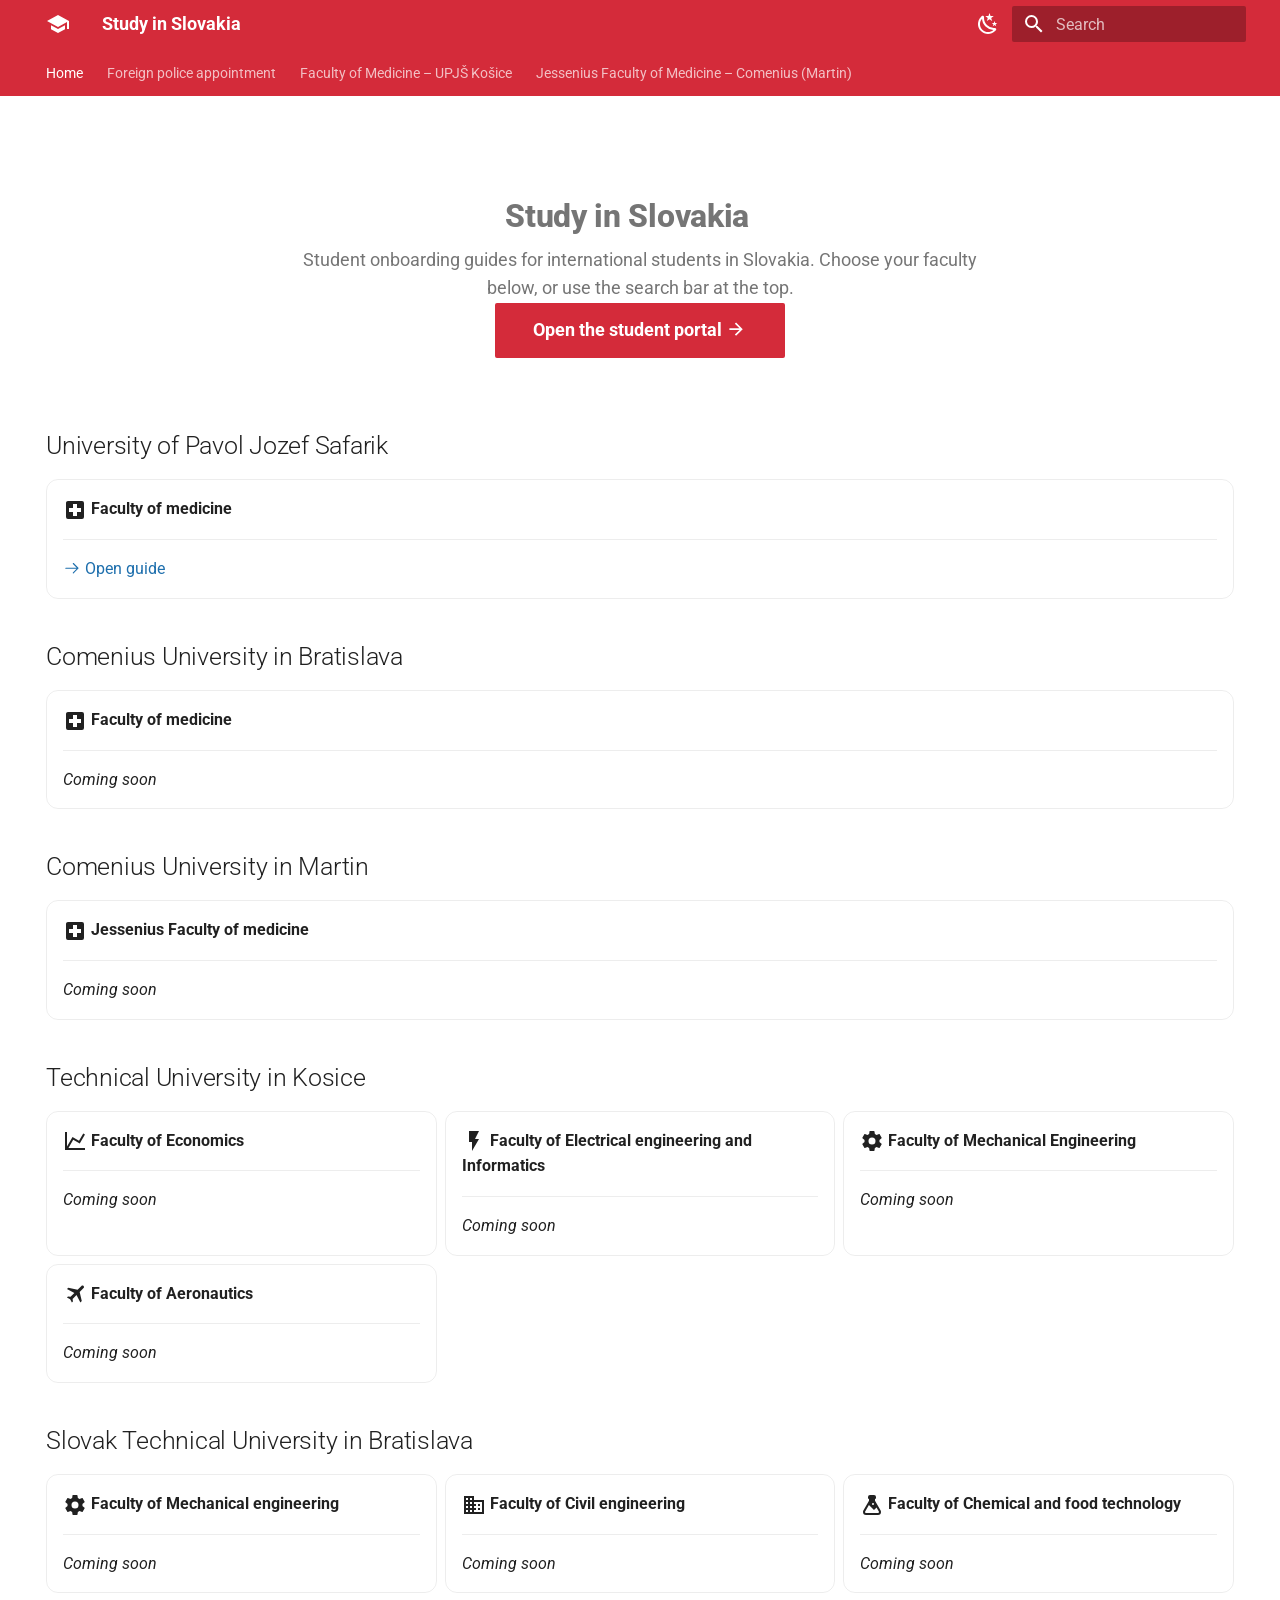
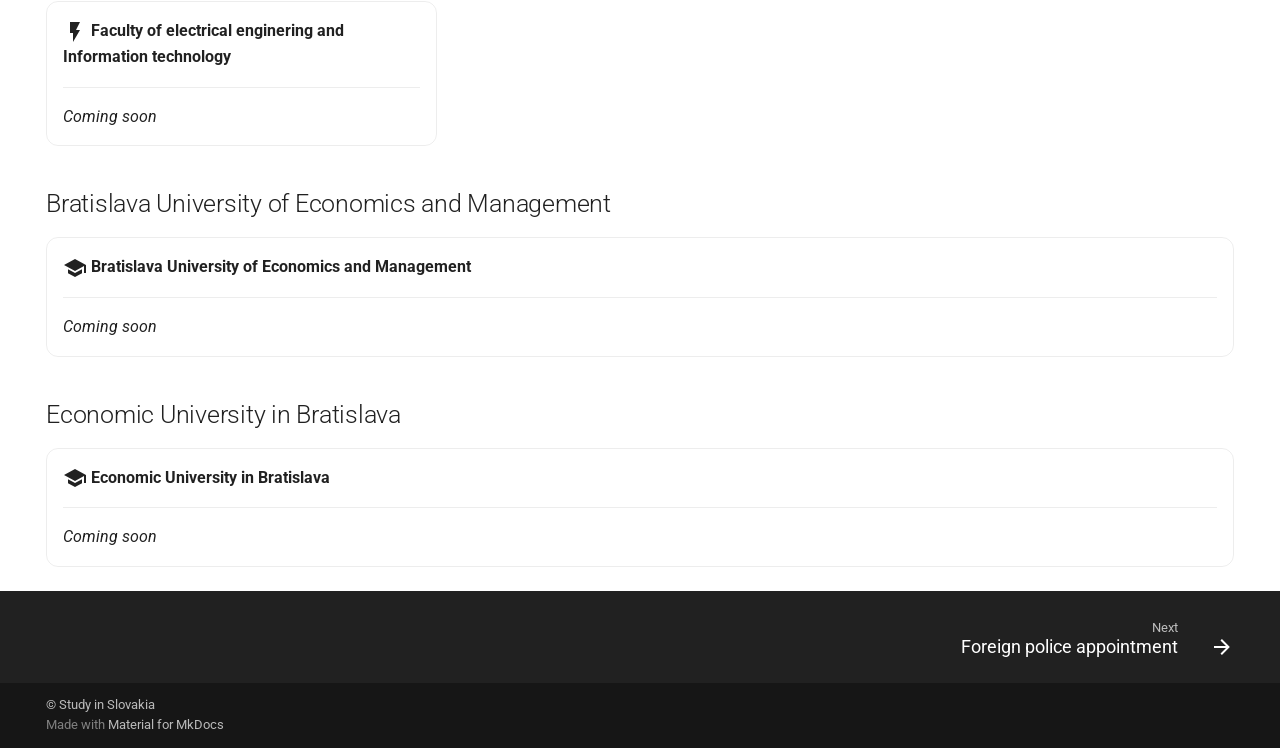
<file: index.html>
<!doctype html>
<html lang="en" class="no-js">
  <head>
    
      <meta charset="utf-8">
      <meta name="viewport" content="width=device-width,initial-scale=1">
      
        <meta name="description" content="Knowledge base and guides for international students in Slovakia">
      
      
      
        <link rel="canonical" href="https://studyinslovakia.info/">
      
      
      
        <link rel="next" href="foreign-police/">
      
      
        
      
      
      <link rel="icon" href="assets/images/favicon.png">
      <meta name="generator" content="mkdocs-1.6.1, mkdocs-material-9.7.7">
    
    
      
        <title>Study in Slovakia</title>
      
    
    
      <link rel="stylesheet" href="assets/stylesheets/main.ec1eaa64.min.css">
      
        
        <link rel="stylesheet" href="assets/stylesheets/palette.ab4e12ef.min.css">
      
      


    
    
      
    
    
      
        
        
        <link rel="preconnect" href="https://fonts.gstatic.com" crossorigin>
        <link rel="stylesheet" href="https://fonts.googleapis.com/css?family=Roboto:300,300i,400,400i,700,700i%7CRoboto+Mono:400,400i,700,700i&display=fallback">
        <style>:root{--md-text-font:"Roboto";--md-code-font:"Roboto Mono"}</style>
      
    
    
      <link rel="stylesheet" href="stylesheets/extra.css">
    
    <script>__md_scope=new URL(".",location),__md_hash=e=>[...e].reduce(((e,_)=>(e<<5)-e+_.charCodeAt(0)),0),__md_get=(e,_=localStorage,t=__md_scope)=>JSON.parse(_.getItem(t.pathname+"."+e)),__md_set=(e,_,t=localStorage,a=__md_scope)=>{try{t.setItem(a.pathname+"."+e,JSON.stringify(_))}catch(e){}}</script>
    
      

    
    
  </head>
  
  
    
    
      
    
    
    
    
    <body dir="ltr" data-md-color-scheme="default" data-md-color-primary="custom" data-md-color-accent="custom">
  
    
    <input class="md-toggle" data-md-toggle="drawer" type="checkbox" id="__drawer" autocomplete="off">
    <input class="md-toggle" data-md-toggle="search" type="checkbox" id="__search" autocomplete="off">
    <label class="md-overlay" for="__drawer"></label>
    <div data-md-component="skip">
      
        
        <a href="#study-in-slovakia" class="md-skip">
          Skip to content
        </a>
      
    </div>
    <div data-md-component="announce">
      
    </div>
    
    
      

<header class="md-header" data-md-component="header">
  <nav class="md-header__inner md-grid" aria-label="Header">
    <a href="." title="Study in Slovakia" class="md-header__button md-logo" aria-label="Study in Slovakia" data-md-component="logo">
      
  
  <svg xmlns="http://www.w3.org/2000/svg" viewBox="0 0 24 24"><path d="M12 3 1 9l11 6 9-4.91V17h2V9M5 13.18v4L12 21l7-3.82v-4L12 17z"/></svg>

    </a>
    <label class="md-header__button md-icon" for="__drawer">
      
      <svg xmlns="http://www.w3.org/2000/svg" viewBox="0 0 24 24"><path d="M3 6h18v2H3zm0 5h18v2H3zm0 5h18v2H3z"/></svg>
    </label>
    <div class="md-header__title" data-md-component="header-title">
      <div class="md-header__ellipsis">
        <div class="md-header__topic">
          <span class="md-ellipsis">
            Study in Slovakia
          </span>
        </div>
        <div class="md-header__topic" data-md-component="header-topic">
          <span class="md-ellipsis">
            
              Home
            
          </span>
        </div>
      </div>
    </div>
    
      
        <form class="md-header__option" data-md-component="palette">
  
    
    
    
    <input class="md-option" data-md-color-media="(prefers-color-scheme: light)" data-md-color-scheme="default" data-md-color-primary="custom" data-md-color-accent="custom"  aria-label="Switch to dark mode"  type="radio" name="__palette" id="__palette_0">
    
      <label class="md-header__button md-icon" title="Switch to dark mode" for="__palette_1" hidden>
        <svg xmlns="http://www.w3.org/2000/svg" viewBox="0 0 24 24"><path d="m17.75 4.09-2.53 1.94.91 3.06-2.63-1.81-2.63 1.81.91-3.06-2.53-1.94L12.44 4l1.06-3 1.06 3zm3.5 6.91-1.64 1.25.59 1.98-1.7-1.17-1.7 1.17.59-1.98L15.75 11l2.06-.05L18.5 9l.69 1.95zm-2.28 4.95c.83-.08 1.72 1.1 1.19 1.85-.32.45-.66.87-1.08 1.27C15.17 23 8.84 23 4.94 19.07c-3.91-3.9-3.91-10.24 0-14.14.4-.4.82-.76 1.27-1.08.75-.53 1.93.36 1.85 1.19-.27 2.86.69 5.83 2.89 8.02a9.96 9.96 0 0 0 8.02 2.89m-1.64 2.02a12.08 12.08 0 0 1-7.8-3.47c-2.17-2.19-3.33-5-3.49-7.82-2.81 3.14-2.7 7.96.31 10.98 3.02 3.01 7.84 3.12 10.98.31"/></svg>
      </label>
    
  
    
    
    
    <input class="md-option" data-md-color-media="(prefers-color-scheme: dark)" data-md-color-scheme="slate" data-md-color-primary="custom" data-md-color-accent="custom"  aria-label="Switch to light mode"  type="radio" name="__palette" id="__palette_1">
    
      <label class="md-header__button md-icon" title="Switch to light mode" for="__palette_0" hidden>
        <svg xmlns="http://www.w3.org/2000/svg" viewBox="0 0 24 24"><path d="M12 7a5 5 0 0 1 5 5 5 5 0 0 1-5 5 5 5 0 0 1-5-5 5 5 0 0 1 5-5m0 2a3 3 0 0 0-3 3 3 3 0 0 0 3 3 3 3 0 0 0 3-3 3 3 0 0 0-3-3m0-7 2.39 3.42C13.65 5.15 12.84 5 12 5s-1.65.15-2.39.42zM3.34 7l4.16-.35A7.2 7.2 0 0 0 5.94 8.5c-.44.74-.69 1.5-.83 2.29zm.02 10 1.76-3.77a7.131 7.131 0 0 0 2.38 4.14zM20.65 7l-1.77 3.79a7.02 7.02 0 0 0-2.38-4.15zm-.01 10-4.14.36c.59-.51 1.12-1.14 1.54-1.86.42-.73.69-1.5.83-2.29zM12 22l-2.41-3.44c.74.27 1.55.44 2.41.44.82 0 1.63-.17 2.37-.44z"/></svg>
      </label>
    
  
</form>
      
    
    
      <script>var palette=__md_get("__palette");if(palette&&palette.color){if("(prefers-color-scheme)"===palette.color.media){var media=matchMedia("(prefers-color-scheme: light)"),input=document.querySelector(media.matches?"[data-md-color-media='(prefers-color-scheme: light)']":"[data-md-color-media='(prefers-color-scheme: dark)']");palette.color.media=input.getAttribute("data-md-color-media"),palette.color.scheme=input.getAttribute("data-md-color-scheme"),palette.color.primary=input.getAttribute("data-md-color-primary"),palette.color.accent=input.getAttribute("data-md-color-accent")}for(var[key,value]of Object.entries(palette.color))document.body.setAttribute("data-md-color-"+key,value)}</script>
    
    
    
      
      
        <label class="md-header__button md-icon" for="__search">
          
          <svg xmlns="http://www.w3.org/2000/svg" viewBox="0 0 24 24"><path d="M9.5 3A6.5 6.5 0 0 1 16 9.5c0 1.61-.59 3.09-1.56 4.23l.27.27h.79l5 5-1.5 1.5-5-5v-.79l-.27-.27A6.52 6.52 0 0 1 9.5 16 6.5 6.5 0 0 1 3 9.5 6.5 6.5 0 0 1 9.5 3m0 2C7 5 5 7 5 9.5S7 14 9.5 14 14 12 14 9.5 12 5 9.5 5"/></svg>
        </label>
        <div class="md-search" data-md-component="search" role="dialog">
  <label class="md-search__overlay" for="__search"></label>
  <div class="md-search__inner" role="search">
    <form class="md-search__form" name="search">
      <input type="text" class="md-search__input" name="query" aria-label="Search" placeholder="Search" autocapitalize="off" autocorrect="off" autocomplete="off" spellcheck="false" data-md-component="search-query" required>
      <label class="md-search__icon md-icon" for="__search">
        
        <svg xmlns="http://www.w3.org/2000/svg" viewBox="0 0 24 24"><path d="M9.5 3A6.5 6.5 0 0 1 16 9.5c0 1.61-.59 3.09-1.56 4.23l.27.27h.79l5 5-1.5 1.5-5-5v-.79l-.27-.27A6.52 6.52 0 0 1 9.5 16 6.5 6.5 0 0 1 3 9.5 6.5 6.5 0 0 1 9.5 3m0 2C7 5 5 7 5 9.5S7 14 9.5 14 14 12 14 9.5 12 5 9.5 5"/></svg>
        
        <svg xmlns="http://www.w3.org/2000/svg" viewBox="0 0 24 24"><path d="M20 11v2H8l5.5 5.5-1.42 1.42L4.16 12l7.92-7.92L13.5 5.5 8 11z"/></svg>
      </label>
      <nav class="md-search__options" aria-label="Search">
        
          <a href="javascript:void(0)" class="md-search__icon md-icon" title="Share" aria-label="Share" data-clipboard data-clipboard-text="" data-md-component="search-share" tabindex="-1">
            
            <svg xmlns="http://www.w3.org/2000/svg" viewBox="0 0 24 24"><path d="M18 16.08c-.76 0-1.44.3-1.96.77L8.91 12.7c.05-.23.09-.46.09-.7s-.04-.47-.09-.7l7.05-4.11c.54.5 1.25.81 2.04.81a3 3 0 0 0 3-3 3 3 0 0 0-3-3 3 3 0 0 0-3 3c0 .24.04.47.09.7L8.04 9.81C7.5 9.31 6.79 9 6 9a3 3 0 0 0-3 3 3 3 0 0 0 3 3c.79 0 1.5-.31 2.04-.81l7.12 4.15c-.05.21-.08.43-.08.66 0 1.61 1.31 2.91 2.92 2.91s2.92-1.3 2.92-2.91A2.92 2.92 0 0 0 18 16.08"/></svg>
          </a>
        
        <button type="reset" class="md-search__icon md-icon" title="Clear" aria-label="Clear" tabindex="-1">
          
          <svg xmlns="http://www.w3.org/2000/svg" viewBox="0 0 24 24"><path d="M19 6.41 17.59 5 12 10.59 6.41 5 5 6.41 10.59 12 5 17.59 6.41 19 12 13.41 17.59 19 19 17.59 13.41 12z"/></svg>
        </button>
      </nav>
      
        <div class="md-search__suggest" data-md-component="search-suggest"></div>
      
    </form>
    <div class="md-search__output">
      <div class="md-search__scrollwrap" tabindex="0" data-md-scrollfix>
        <div class="md-search-result" data-md-component="search-result">
          <div class="md-search-result__meta">
            Initializing search
          </div>
          <ol class="md-search-result__list" role="presentation"></ol>
        </div>
      </div>
    </div>
  </div>
</div>
      
    
    
  </nav>
  
</header>
    
    <div class="md-container" data-md-component="container">
      
      
        
          
            
<nav class="md-tabs" aria-label="Tabs" data-md-component="tabs">
  <div class="md-grid">
    <ul class="md-tabs__list">
      
        
  
  
  
    
  
  
    <li class="md-tabs__item md-tabs__item--active">
      <a href="." class="md-tabs__link">
        
  
  
    
  
  Home

      </a>
    </li>
  

      
        
  
  
  
  
    <li class="md-tabs__item">
      <a href="foreign-police/" class="md-tabs__link">
        
  
  
    
  
  Foreign police appointment

      </a>
    </li>
  

      
        
  
  
  
  
    
    
      <li class="md-tabs__item">
        <a href="lf-upjs/" class="md-tabs__link">
          
  
  
  Faculty of Medicine – UPJŠ Košice

        </a>
      </li>
    
  

      
        
  
  
  
  
    
    
      <li class="md-tabs__item">
        <a href="jlf-uk/" class="md-tabs__link">
          
  
  
  Jessenius Faculty of Medicine – Comenius (Martin)

        </a>
      </li>
    
  

      
    </ul>
  </div>
</nav>
          
        
      
      <main class="md-main" data-md-component="main">
        <div class="md-main__inner md-grid">
          
            
              
                
              
              <div class="md-sidebar md-sidebar--primary" data-md-component="sidebar" data-md-type="navigation" hidden>
                <div class="md-sidebar__scrollwrap">
                  <div class="md-sidebar__inner">
                    


  


<nav class="md-nav md-nav--primary md-nav--lifted" aria-label="Navigation" data-md-level="0">
  <label class="md-nav__title" for="__drawer">
    <a href="." title="Study in Slovakia" class="md-nav__button md-logo" aria-label="Study in Slovakia" data-md-component="logo">
      
  
  <svg xmlns="http://www.w3.org/2000/svg" viewBox="0 0 24 24"><path d="M12 3 1 9l11 6 9-4.91V17h2V9M5 13.18v4L12 21l7-3.82v-4L12 17z"/></svg>

    </a>
    Study in Slovakia
  </label>
  
  <ul class="md-nav__list" data-md-scrollfix>
    
      
      
  
  
    
  
  
  
    <li class="md-nav__item md-nav__item--active">
      
      <input class="md-nav__toggle md-toggle" type="checkbox" id="__toc">
      
      
        
      
      
        <label class="md-nav__link md-nav__link--active" for="__toc">
          
  
  
  <span class="md-ellipsis">
    
  
    Home
  

    
  </span>
  
  

          <span class="md-nav__icon md-icon"></span>
        </label>
      
      <a href="." class="md-nav__link md-nav__link--active">
        
  
  
  <span class="md-ellipsis">
    
  
    Home
  

    
  </span>
  
  

      </a>
      
        

<nav class="md-nav md-nav--secondary" aria-label="Table of contents">
  
  
  
    
  
  
    <label class="md-nav__title" for="__toc">
      <span class="md-nav__icon md-icon"></span>
      Table of contents
    </label>
    <ul class="md-nav__list" data-md-component="toc" data-md-scrollfix>
      
        <li class="md-nav__item">
  <a href="#university-of-pavol-jozef-safarik" class="md-nav__link">
    <span class="md-ellipsis">
      
        University of Pavol Jozef Safarik
      
    </span>
  </a>
  
</li>
      
        <li class="md-nav__item">
  <a href="#comenius-university-in-bratislava" class="md-nav__link">
    <span class="md-ellipsis">
      
        Comenius University in Bratislava
      
    </span>
  </a>
  
</li>
      
        <li class="md-nav__item">
  <a href="#comenius-university-in-martin" class="md-nav__link">
    <span class="md-ellipsis">
      
        Comenius University in Martin
      
    </span>
  </a>
  
</li>
      
        <li class="md-nav__item">
  <a href="#technical-university-in-kosice" class="md-nav__link">
    <span class="md-ellipsis">
      
        Technical University in Kosice
      
    </span>
  </a>
  
</li>
      
        <li class="md-nav__item">
  <a href="#slovak-technical-university-in-bratislava" class="md-nav__link">
    <span class="md-ellipsis">
      
        Slovak Technical University in Bratislava
      
    </span>
  </a>
  
</li>
      
        <li class="md-nav__item">
  <a href="#bratislava-university-of-economics-and-management" class="md-nav__link">
    <span class="md-ellipsis">
      
        Bratislava University of Economics and Management
      
    </span>
  </a>
  
</li>
      
        <li class="md-nav__item">
  <a href="#economic-university-in-bratislava" class="md-nav__link">
    <span class="md-ellipsis">
      
        Economic University in Bratislava
      
    </span>
  </a>
  
</li>
      
    </ul>
  
</nav>
      
    </li>
  

    
      
      
  
  
  
  
    <li class="md-nav__item">
      <a href="foreign-police/" class="md-nav__link">
        
  
  
  <span class="md-ellipsis">
    
  
    Foreign police appointment
  

    
  </span>
  
  

      </a>
    </li>
  

    
      
      
  
  
  
  
    
    
    
    
      
      
        
      
    
    
    <li class="md-nav__item md-nav__item--nested">
      
        
        
        <input class="md-nav__toggle md-toggle " type="checkbox" id="__nav_3" >
        
          
          <label class="md-nav__link" for="__nav_3" id="__nav_3_label" tabindex="0">
            
  
  
  <span class="md-ellipsis">
    
  
    Faculty of Medicine – UPJŠ Košice
  

    
  </span>
  
  

            <span class="md-nav__icon md-icon"></span>
          </label>
        
        <nav class="md-nav" data-md-level="1" aria-labelledby="__nav_3_label" aria-expanded="false">
          <label class="md-nav__title" for="__nav_3">
            <span class="md-nav__icon md-icon"></span>
            
  
    Faculty of Medicine – UPJŠ Košice
  

          </label>
          <ul class="md-nav__list" data-md-scrollfix>
            
              
                
  
  
  
  
    <li class="md-nav__item">
      <a href="lf-upjs/" class="md-nav__link">
        
  
  
  <span class="md-ellipsis">
    
  
    Overview
  

    
  </span>
  
  

      </a>
    </li>
  

              
            
              
                
  
  
  
  
    <li class="md-nav__item">
      <a href="lf-upjs/contacts/" class="md-nav__link">
        
  
  
  <span class="md-ellipsis">
    
  
    Offices & contacts
  

    
  </span>
  
  

      </a>
    </li>
  

              
            
              
                
  
  
  
  
    <li class="md-nav__item">
      <a href="lf-upjs/campus/" class="md-nav__link">
        
  
  
  <span class="md-ellipsis">
    
  
    Campus & locations
  

    
  </span>
  
  

      </a>
    </li>
  

              
            
              
                
  
  
  
  
    <li class="md-nav__item">
      <a href="lf-upjs/canteen/" class="md-nav__link">
        
  
  
  <span class="md-ellipsis">
    
  
    Canteen (Menza)
  

    
  </span>
  
  

      </a>
    </li>
  

              
            
              
                
  
  
  
  
    <li class="md-nav__item">
      <a href="lf-upjs/library/" class="md-nav__link">
        
  
  
  <span class="md-ellipsis">
    
  
    Library
  

    
  </span>
  
  

      </a>
    </li>
  

              
            
              
                
  
  
  
  
    <li class="md-nav__item">
      <a href="lf-upjs/housing/" class="md-nav__link">
        
  
  
  <span class="md-ellipsis">
    
  
    Housing & dormitories
  

    
  </span>
  
  

      </a>
    </li>
  

              
            
              
                
  
  
  
  
    <li class="md-nav__item">
      <a href="lf-upjs/it-systems/" class="md-nav__link">
        
  
  
  <span class="md-ellipsis">
    
  
    IT systems
  

    
  </span>
  
  

      </a>
    </li>
  

              
            
              
                
  
  
  
  
    <li class="md-nav__item">
      <a href="lf-upjs/health/" class="md-nav__link">
        
  
  
  <span class="md-ellipsis">
    
  
    Health & insurance
  

    
  </span>
  
  

      </a>
    </li>
  

              
            
          </ul>
        </nav>
      
    </li>
  

    
      
      
  
  
  
  
    
    
    
    
      
      
        
      
    
    
    <li class="md-nav__item md-nav__item--nested">
      
        
        
        <input class="md-nav__toggle md-toggle " type="checkbox" id="__nav_4" >
        
          
          <label class="md-nav__link" for="__nav_4" id="__nav_4_label" tabindex="0">
            
  
  
  <span class="md-ellipsis">
    
  
    Jessenius Faculty of Medicine – Comenius (Martin)
  

    
  </span>
  
  

            <span class="md-nav__icon md-icon"></span>
          </label>
        
        <nav class="md-nav" data-md-level="1" aria-labelledby="__nav_4_label" aria-expanded="false">
          <label class="md-nav__title" for="__nav_4">
            <span class="md-nav__icon md-icon"></span>
            
  
    Jessenius Faculty of Medicine – Comenius (Martin)
  

          </label>
          <ul class="md-nav__list" data-md-scrollfix>
            
              
                
  
  
  
  
    <li class="md-nav__item">
      <a href="jlf-uk/" class="md-nav__link">
        
  
  
  <span class="md-ellipsis">
    
  
    First-year enrolment
  

    
  </span>
  
  

      </a>
    </li>
  

              
            
          </ul>
        </nav>
      
    </li>
  

    
  </ul>
</nav>
                  </div>
                </div>
              </div>
            
            
              
                
              
              <div class="md-sidebar md-sidebar--secondary" data-md-component="sidebar" data-md-type="toc" hidden>
                <div class="md-sidebar__scrollwrap">
                  <div class="md-sidebar__inner">
                    

<nav class="md-nav md-nav--secondary" aria-label="Table of contents">
  
  
  
    
  
  
    <label class="md-nav__title" for="__toc">
      <span class="md-nav__icon md-icon"></span>
      Table of contents
    </label>
    <ul class="md-nav__list" data-md-component="toc" data-md-scrollfix>
      
        <li class="md-nav__item">
  <a href="#university-of-pavol-jozef-safarik" class="md-nav__link">
    <span class="md-ellipsis">
      
        University of Pavol Jozef Safarik
      
    </span>
  </a>
  
</li>
      
        <li class="md-nav__item">
  <a href="#comenius-university-in-bratislava" class="md-nav__link">
    <span class="md-ellipsis">
      
        Comenius University in Bratislava
      
    </span>
  </a>
  
</li>
      
        <li class="md-nav__item">
  <a href="#comenius-university-in-martin" class="md-nav__link">
    <span class="md-ellipsis">
      
        Comenius University in Martin
      
    </span>
  </a>
  
</li>
      
        <li class="md-nav__item">
  <a href="#technical-university-in-kosice" class="md-nav__link">
    <span class="md-ellipsis">
      
        Technical University in Kosice
      
    </span>
  </a>
  
</li>
      
        <li class="md-nav__item">
  <a href="#slovak-technical-university-in-bratislava" class="md-nav__link">
    <span class="md-ellipsis">
      
        Slovak Technical University in Bratislava
      
    </span>
  </a>
  
</li>
      
        <li class="md-nav__item">
  <a href="#bratislava-university-of-economics-and-management" class="md-nav__link">
    <span class="md-ellipsis">
      
        Bratislava University of Economics and Management
      
    </span>
  </a>
  
</li>
      
        <li class="md-nav__item">
  <a href="#economic-university-in-bratislava" class="md-nav__link">
    <span class="md-ellipsis">
      
        Economic University in Bratislava
      
    </span>
  </a>
  
</li>
      
    </ul>
  
</nav>
                  </div>
                </div>
              </div>
            
          
          
            <div class="md-content" data-md-component="content">
              
              <article class="md-content__inner md-typeset">
                
                  
  




<div class="hero">
<h1 id="study-in-slovakia">Study in Slovakia<a class="headerlink" href="#study-in-slovakia" title="Permanent link">&para;</a></h1>
<p>Student onboarding guides for international students in Slovakia.
Choose your faculty below, or use the search bar at the top.</p>
<p><a class="md-button md-button--primary" href="https://portal.studyinslovakia.info">Open the student portal <span class="twemoji"><svg xmlns="http://www.w3.org/2000/svg" viewBox="0 0 24 24"><path d="M4 11v2h12l-5.5 5.5 1.42 1.42L19.84 12l-7.92-7.92L10.5 5.5 16 11z"/></svg></span></a></p>
</div>
<h2 id="university-of-pavol-jozef-safarik">University of Pavol Jozef Safarik<a class="headerlink" href="#university-of-pavol-jozef-safarik" title="Permanent link">&para;</a></h2>
<div class="grid cards">
<ul>
<li>
<p><span class="twemoji lg middle"><svg xmlns="http://www.w3.org/2000/svg" viewBox="0 0 24 24"><path d="M18 14h-4v4h-4v-4H6v-4h4V6h4v4h4m1-7H5c-1.11 0-2 .89-2 2v14a2 2 0 0 0 2 2h14a2 2 0 0 0 2-2V5a2 2 0 0 0-2-2"/></svg></span> <strong>Faculty of medicine</strong></p>
<hr />
<p><a href="lf-upjs/"><span class="twemoji"><svg xmlns="http://www.w3.org/2000/svg" viewBox="0 0 24 24"><path d="M13.22 19.03a.75.75 0 0 1 0-1.06L18.19 13H3.75a.75.75 0 0 1 0-1.5h14.44l-4.97-4.97a.749.749 0 0 1 .326-1.275.75.75 0 0 1 .734.215l6.25 6.25a.75.75 0 0 1 0 1.06l-6.25 6.25a.75.75 0 0 1-1.06 0"/></svg></span> Open guide</a></p>
</li>
</ul>
</div>
<h2 id="comenius-university-in-bratislava">Comenius University in Bratislava<a class="headerlink" href="#comenius-university-in-bratislava" title="Permanent link">&para;</a></h2>
<div class="grid cards">
<ul>
<li>
<p><span class="twemoji lg middle"><svg xmlns="http://www.w3.org/2000/svg" viewBox="0 0 24 24"><path d="M18 14h-4v4h-4v-4H6v-4h4V6h4v4h4m1-7H5c-1.11 0-2 .89-2 2v14a2 2 0 0 0 2 2h14a2 2 0 0 0 2-2V5a2 2 0 0 0-2-2"/></svg></span> <strong>Faculty of medicine</strong></p>
<hr />
<p><em>Coming soon</em></p>
</li>
</ul>
</div>
<h2 id="comenius-university-in-martin">Comenius University in Martin<a class="headerlink" href="#comenius-university-in-martin" title="Permanent link">&para;</a></h2>
<div class="grid cards">
<ul>
<li>
<p><span class="twemoji lg middle"><svg xmlns="http://www.w3.org/2000/svg" viewBox="0 0 24 24"><path d="M18 14h-4v4h-4v-4H6v-4h4V6h4v4h4m1-7H5c-1.11 0-2 .89-2 2v14a2 2 0 0 0 2 2h14a2 2 0 0 0 2-2V5a2 2 0 0 0-2-2"/></svg></span> <strong>Jessenius Faculty of medicine</strong></p>
<hr />
<p><em>Coming soon</em></p>
</li>
</ul>
</div>
<h2 id="technical-university-in-kosice">Technical University in Kosice<a class="headerlink" href="#technical-university-in-kosice" title="Permanent link">&para;</a></h2>
<div class="grid cards">
<ul>
<li>
<p><span class="twemoji lg middle"><svg xmlns="http://www.w3.org/2000/svg" viewBox="0 0 24 24"><path d="m16 11.78 4.24-7.33 1.73 1-5.23 9.05-6.51-3.75L5.46 19H22v2H2V3h2v14.54L9.5 8z"/></svg></span> <strong>Faculty of Economics</strong></p>
<hr />
<p><em>Coming soon</em></p>
</li>
<li>
<p><span class="twemoji lg middle"><svg xmlns="http://www.w3.org/2000/svg" viewBox="0 0 24 24"><path d="M7 2v11h3v9l7-12h-4l4-8z"/></svg></span> <strong>Faculty of Electrical engineering and Informatics</strong></p>
<hr />
<p><em>Coming soon</em></p>
</li>
<li>
<p><span class="twemoji lg middle"><svg xmlns="http://www.w3.org/2000/svg" viewBox="0 0 24 24"><path d="M12 15.5A3.5 3.5 0 0 1 8.5 12 3.5 3.5 0 0 1 12 8.5a3.5 3.5 0 0 1 3.5 3.5 3.5 3.5 0 0 1-3.5 3.5m7.43-2.53c.04-.32.07-.64.07-.97s-.03-.66-.07-1l2.11-1.63c.19-.15.24-.42.12-.64l-2-3.46c-.12-.22-.39-.31-.61-.22l-2.49 1c-.52-.39-1.06-.73-1.69-.98l-.37-2.65A.506.506 0 0 0 14 2h-4c-.25 0-.46.18-.5.42l-.37 2.65c-.63.25-1.17.59-1.69.98l-2.49-1c-.22-.09-.49 0-.61.22l-2 3.46c-.13.22-.07.49.12.64L4.57 11c-.04.34-.07.67-.07 1s.03.65.07.97l-2.11 1.66c-.19.15-.25.42-.12.64l2 3.46c.12.22.39.3.61.22l2.49-1.01c.52.4 1.06.74 1.69.99l.37 2.65c.04.24.25.42.5.42h4c.25 0 .46-.18.5-.42l.37-2.65c.63-.26 1.17-.59 1.69-.99l2.49 1.01c.22.08.49 0 .61-.22l2-3.46c.12-.22.07-.49-.12-.64z"/></svg></span> <strong>Faculty of Mechanical Engineering</strong></p>
<hr />
<p><em>Coming soon</em></p>
</li>
<li>
<p><span class="twemoji lg middle"><svg xmlns="http://www.w3.org/2000/svg" viewBox="0 0 24 24"><path d="M20.56 3.91c.59.59.59 1.54 0 2.12l-3.89 3.89 2.12 9.19-1.41 1.42-3.88-7.43L9.6 17l.36 2.47-1.07 1.06-1.76-3.18-3.19-1.77L5 14.5l2.5.37L11.37 11 3.94 7.09l1.42-1.41 9.19 2.12 3.89-3.89c.56-.58 1.56-.58 2.12 0"/></svg></span> <strong>Faculty of Aeronautics</strong></p>
<hr />
<p><em>Coming soon</em></p>
</li>
</ul>
</div>
<h2 id="slovak-technical-university-in-bratislava">Slovak Technical University in Bratislava<a class="headerlink" href="#slovak-technical-university-in-bratislava" title="Permanent link">&para;</a></h2>
<div class="grid cards">
<ul>
<li>
<p><span class="twemoji lg middle"><svg xmlns="http://www.w3.org/2000/svg" viewBox="0 0 24 24"><path d="M12 15.5A3.5 3.5 0 0 1 8.5 12 3.5 3.5 0 0 1 12 8.5a3.5 3.5 0 0 1 3.5 3.5 3.5 3.5 0 0 1-3.5 3.5m7.43-2.53c.04-.32.07-.64.07-.97s-.03-.66-.07-1l2.11-1.63c.19-.15.24-.42.12-.64l-2-3.46c-.12-.22-.39-.31-.61-.22l-2.49 1c-.52-.39-1.06-.73-1.69-.98l-.37-2.65A.506.506 0 0 0 14 2h-4c-.25 0-.46.18-.5.42l-.37 2.65c-.63.25-1.17.59-1.69.98l-2.49-1c-.22-.09-.49 0-.61.22l-2 3.46c-.13.22-.07.49.12.64L4.57 11c-.04.34-.07.67-.07 1s.03.65.07.97l-2.11 1.66c-.19.15-.25.42-.12.64l2 3.46c.12.22.39.3.61.22l2.49-1.01c.52.4 1.06.74 1.69.99l.37 2.65c.04.24.25.42.5.42h4c.25 0 .46-.18.5-.42l.37-2.65c.63-.26 1.17-.59 1.69-.99l2.49 1.01c.22.08.49 0 .61-.22l2-3.46c.12-.22.07-.49-.12-.64z"/></svg></span> <strong>Faculty of Mechanical engineering</strong></p>
<hr />
<p><em>Coming soon</em></p>
</li>
<li>
<p><span class="twemoji lg middle"><svg xmlns="http://www.w3.org/2000/svg" viewBox="0 0 24 24"><path d="M18 15h-2v2h2m0-6h-2v2h2m2 6h-8v-2h2v-2h-2v-2h2v-2h-2V9h8M10 7H8V5h2m0 6H8V9h2m0 6H8v-2h2m0 6H8v-2h2M6 7H4V5h2m0 6H4V9h2m0 6H4v-2h2m0 6H4v-2h2m6-10V3H2v18h20V7z"/></svg></span> <strong>Faculty of Civil engineering</strong></p>
<hr />
<p><em>Coming soon</em></p>
</li>
<li>
<p><span class="twemoji lg middle"><svg xmlns="http://www.w3.org/2000/svg" viewBox="0 0 24 24"><path d="M6 22a3 3 0 0 1-3-3c0-.6.18-1.16.5-1.63L9 7.81V6a1 1 0 0 1-1-1V4a2 2 0 0 1 2-2h4a2 2 0 0 1 2 2v1a1 1 0 0 1-1 1v1.81l5.5 9.56c.32.47.5 1.03.5 1.63a3 3 0 0 1-3 3zm-1-3a1 1 0 0 0 1 1h12a1 1 0 0 0 1-1c0-.21-.07-.41-.18-.57l-2.29-3.96L14 17l-5.07-5.07-3.75 6.5c-.11.16-.18.36-.18.57m8-9a1 1 0 0 0-1 1 1 1 0 0 0 1 1 1 1 0 0 0 1-1 1 1 0 0 0-1-1"/></svg></span> <strong>Faculty of Chemical and food technology</strong></p>
<hr />
<p><em>Coming soon</em></p>
</li>
<li>
<p><span class="twemoji lg middle"><svg xmlns="http://www.w3.org/2000/svg" viewBox="0 0 24 24"><path d="M7 2v11h3v9l7-12h-4l4-8z"/></svg></span> <strong>Faculty of electrical enginering and Information technology</strong></p>
<hr />
<p><em>Coming soon</em></p>
</li>
</ul>
</div>
<h2 id="bratislava-university-of-economics-and-management">Bratislava University of Economics and Management<a class="headerlink" href="#bratislava-university-of-economics-and-management" title="Permanent link">&para;</a></h2>
<div class="grid cards">
<ul>
<li>
<p><span class="twemoji lg middle"><svg xmlns="http://www.w3.org/2000/svg" viewBox="0 0 24 24"><path d="M12 3 1 9l11 6 9-4.91V17h2V9M5 13.18v4L12 21l7-3.82v-4L12 17z"/></svg></span> <strong>Bratislava University of Economics and Management</strong></p>
<hr />
<p><em>Coming soon</em></p>
</li>
</ul>
</div>
<h2 id="economic-university-in-bratislava">Economic University in Bratislava<a class="headerlink" href="#economic-university-in-bratislava" title="Permanent link">&para;</a></h2>
<div class="grid cards">
<ul>
<li>
<p><span class="twemoji lg middle"><svg xmlns="http://www.w3.org/2000/svg" viewBox="0 0 24 24"><path d="M12 3 1 9l11 6 9-4.91V17h2V9M5 13.18v4L12 21l7-3.82v-4L12 17z"/></svg></span> <strong>Economic University in Bratislava</strong></p>
<hr />
<p><em>Coming soon</em></p>
</li>
</ul>
</div>







  
  




  



                
              </article>
            </div>
          
          
<script>var target=document.getElementById(location.hash.slice(1));target&&target.name&&(target.checked=target.name.startsWith("__tabbed_"))</script>
        </div>
        
          <button type="button" class="md-top md-icon" data-md-component="top" hidden>
  
  <svg xmlns="http://www.w3.org/2000/svg" viewBox="0 0 24 24"><path d="M13 20h-2V8l-5.5 5.5-1.42-1.42L12 4.16l7.92 7.92-1.42 1.42L13 8z"/></svg>
  Back to top
</button>
        
      </main>
      
        <footer class="md-footer">
  
    
      
        
      
      <nav class="md-footer__inner md-grid" aria-label="Footer" >
        
        
          
          <a href="foreign-police/" class="md-footer__link md-footer__link--next" aria-label="Next: Foreign police appointment">
            <div class="md-footer__title">
              <span class="md-footer__direction">
                Next
              </span>
              <div class="md-ellipsis">
                Foreign police appointment
              </div>
            </div>
            <div class="md-footer__button md-icon">
              
              <svg xmlns="http://www.w3.org/2000/svg" viewBox="0 0 24 24"><path d="M4 11v2h12l-5.5 5.5 1.42 1.42L19.84 12l-7.92-7.92L10.5 5.5 16 11z"/></svg>
            </div>
          </a>
        
      </nav>
    
  
  <div class="md-footer-meta md-typeset">
    <div class="md-footer-meta__inner md-grid">
      <div class="md-copyright">
  
    <div class="md-copyright__highlight">
      © Study in Slovakia
    </div>
  
  
    Made with
    <a href="https://squidfunk.github.io/mkdocs-material/" target="_blank" rel="noopener">
      Material for MkDocs
    </a>
  
</div>
      
    </div>
  </div>
</footer>
      
    </div>
    <div class="md-dialog" data-md-component="dialog">
      <div class="md-dialog__inner md-typeset"></div>
    </div>
    
    
    
      
      
      <script id="__config" type="application/json">{"annotate": null, "base": ".", "features": ["navigation.tabs", "navigation.sections", "navigation.top", "navigation.instant", "navigation.footer", "search.suggest", "search.highlight", "search.share", "content.code.copy", "toc.follow"], "search": "assets/javascripts/workers/search.2c215733.min.js", "tags": null, "translations": {"clipboard.copied": "Copied to clipboard", "clipboard.copy": "Copy to clipboard", "search.result.more.one": "1 more on this page", "search.result.more.other": "# more on this page", "search.result.none": "No matching documents", "search.result.one": "1 matching document", "search.result.other": "# matching documents", "search.result.placeholder": "Type to start searching", "search.result.term.missing": "Missing", "select.version": "Select version"}, "version": null}</script>
    
    
      <script src="assets/javascripts/bundle.d7400e89.min.js"></script>
      
    
  </body>
</html>
</file>
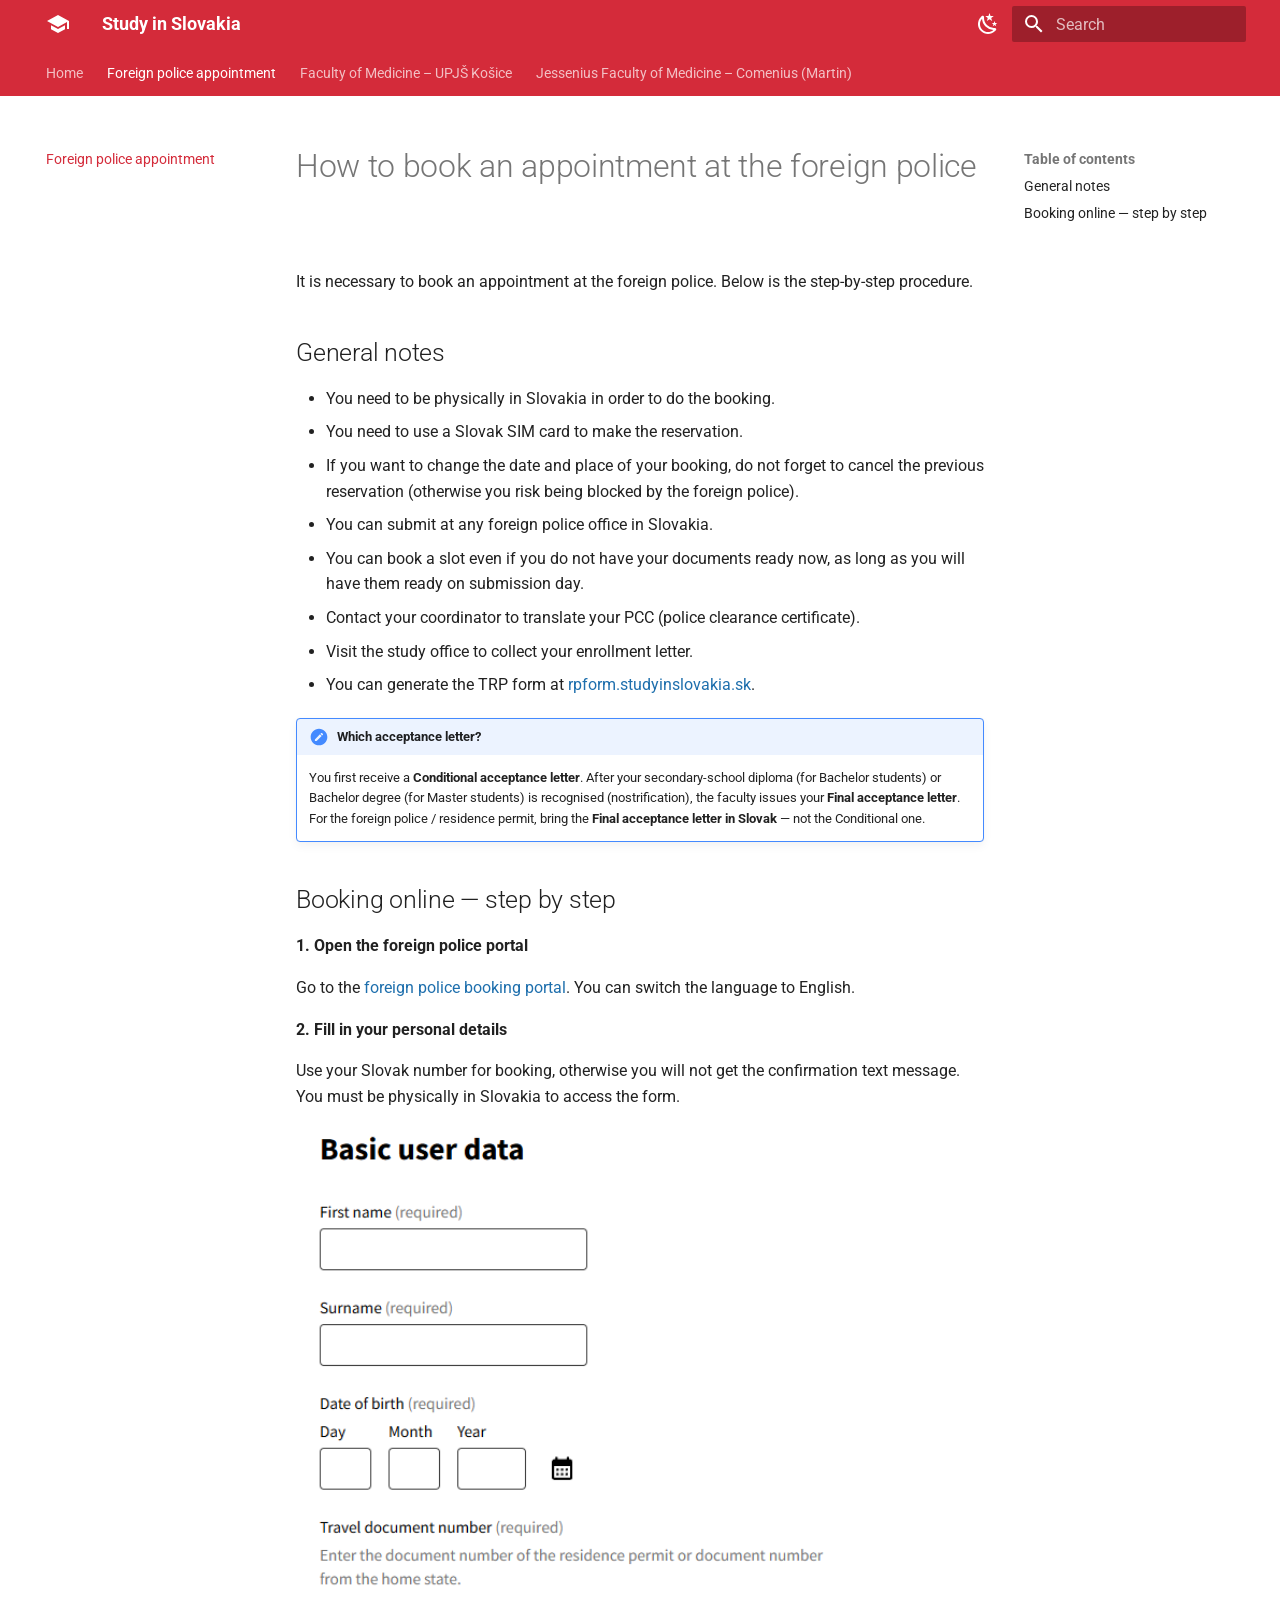
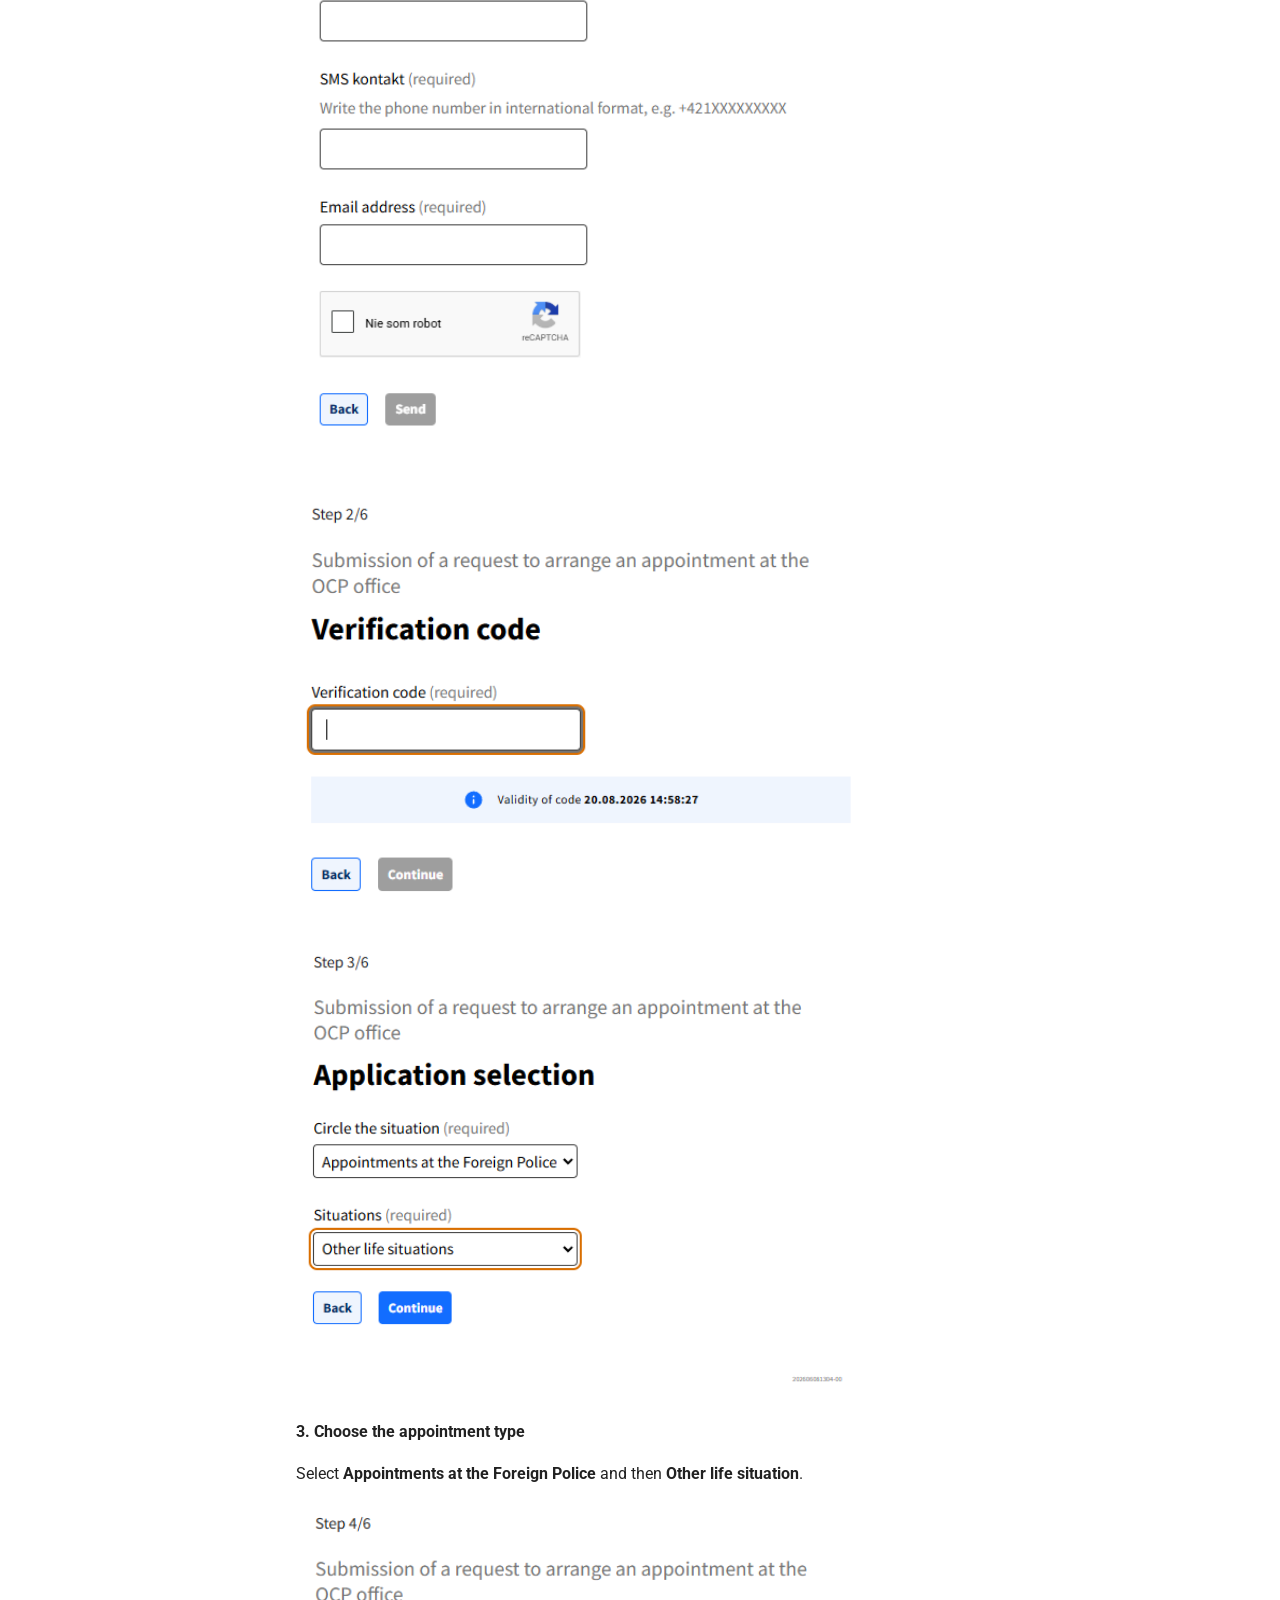
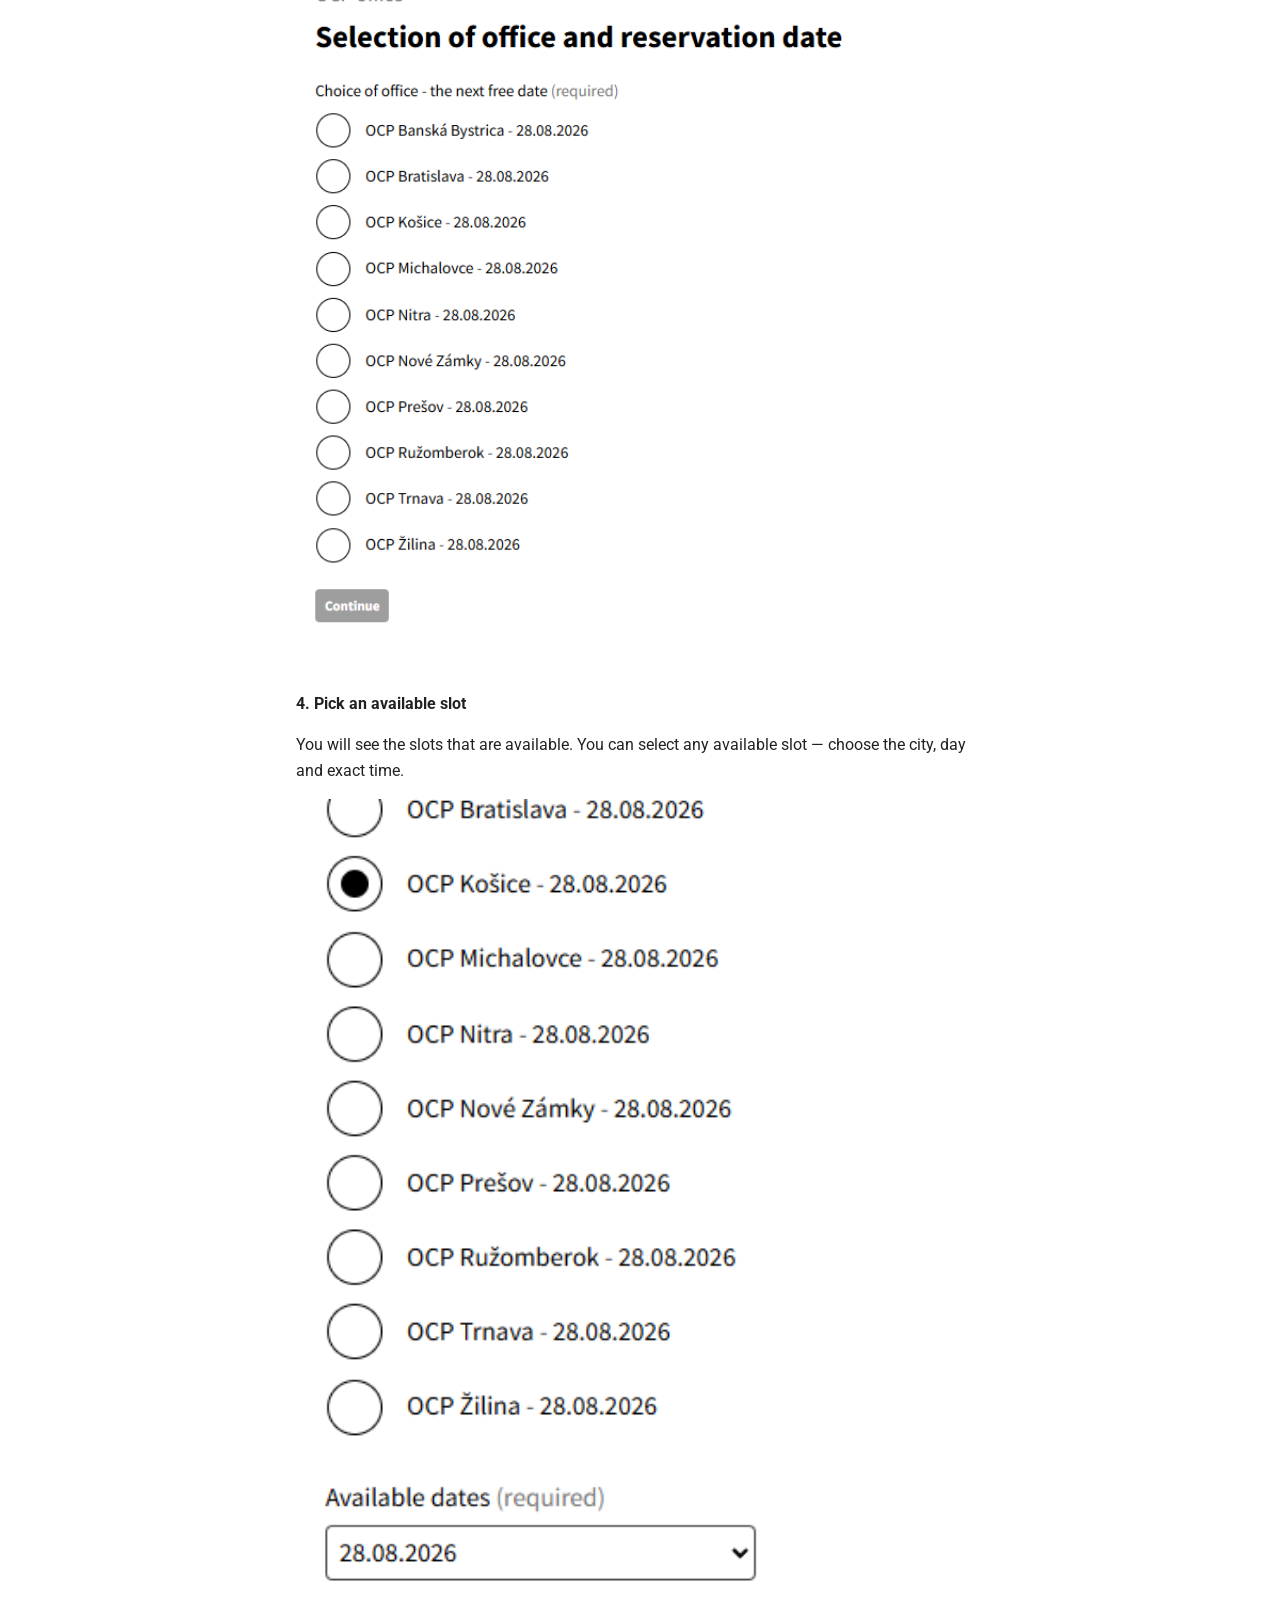
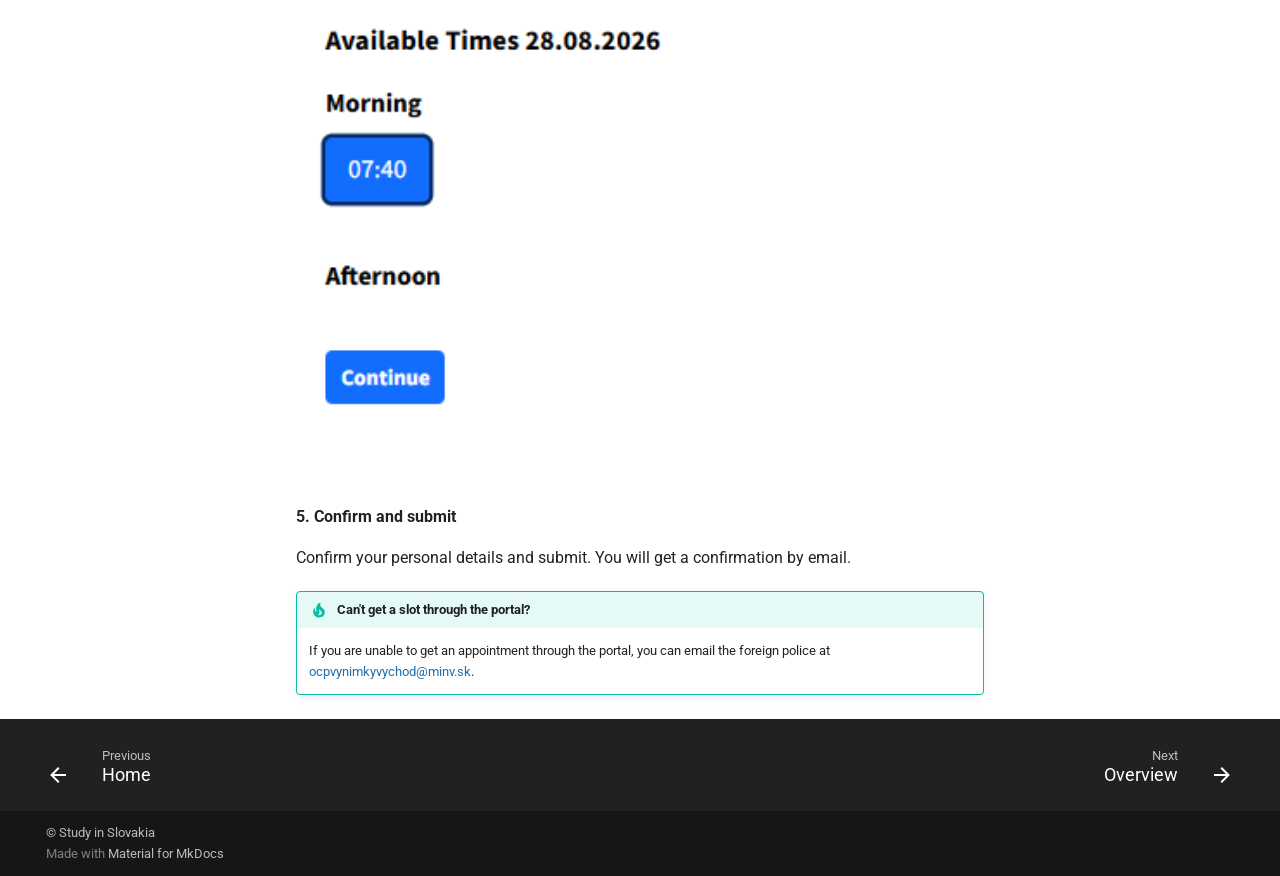
<file: foreign-police/index.html>
<!doctype html>
<html lang="en" class="no-js">
  <head>
    
      <meta charset="utf-8">
      <meta name="viewport" content="width=device-width,initial-scale=1">
      
        <meta name="description" content="Knowledge base and guides for international students in Slovakia">
      
      
      
        <link rel="canonical" href="https://studyinslovakia.info/foreign-police/">
      
      
        <link rel="prev" href="..">
      
      
        <link rel="next" href="../lf-upjs/">
      
      
        
      
      
      <link rel="icon" href="../assets/images/favicon.png">
      <meta name="generator" content="mkdocs-1.6.1, mkdocs-material-9.7.7">
    
    
      
        <title>Foreign police appointment - Study in Slovakia</title>
      
    
    
      <link rel="stylesheet" href="../assets/stylesheets/main.ec1eaa64.min.css">
      
        
        <link rel="stylesheet" href="../assets/stylesheets/palette.ab4e12ef.min.css">
      
      


    
    
      
    
    
      
        
        
        <link rel="preconnect" href="https://fonts.gstatic.com" crossorigin>
        <link rel="stylesheet" href="https://fonts.googleapis.com/css?family=Roboto:300,300i,400,400i,700,700i%7CRoboto+Mono:400,400i,700,700i&display=fallback">
        <style>:root{--md-text-font:"Roboto";--md-code-font:"Roboto Mono"}</style>
      
    
    
      <link rel="stylesheet" href="../stylesheets/extra.css">
    
    <script>__md_scope=new URL("..",location),__md_hash=e=>[...e].reduce(((e,_)=>(e<<5)-e+_.charCodeAt(0)),0),__md_get=(e,_=localStorage,t=__md_scope)=>JSON.parse(_.getItem(t.pathname+"."+e)),__md_set=(e,_,t=localStorage,a=__md_scope)=>{try{t.setItem(a.pathname+"."+e,JSON.stringify(_))}catch(e){}}</script>
    
      

    
    
  </head>
  
  
    
    
      
    
    
    
    
    <body dir="ltr" data-md-color-scheme="default" data-md-color-primary="custom" data-md-color-accent="custom">
  
    
    <input class="md-toggle" data-md-toggle="drawer" type="checkbox" id="__drawer" autocomplete="off">
    <input class="md-toggle" data-md-toggle="search" type="checkbox" id="__search" autocomplete="off">
    <label class="md-overlay" for="__drawer"></label>
    <div data-md-component="skip">
      
        
        <a href="#how-to-book-an-appointment-at-the-foreign-police" class="md-skip">
          Skip to content
        </a>
      
    </div>
    <div data-md-component="announce">
      
    </div>
    
    
      

<header class="md-header" data-md-component="header">
  <nav class="md-header__inner md-grid" aria-label="Header">
    <a href=".." title="Study in Slovakia" class="md-header__button md-logo" aria-label="Study in Slovakia" data-md-component="logo">
      
  
  <svg xmlns="http://www.w3.org/2000/svg" viewBox="0 0 24 24"><path d="M12 3 1 9l11 6 9-4.91V17h2V9M5 13.18v4L12 21l7-3.82v-4L12 17z"/></svg>

    </a>
    <label class="md-header__button md-icon" for="__drawer">
      
      <svg xmlns="http://www.w3.org/2000/svg" viewBox="0 0 24 24"><path d="M3 6h18v2H3zm0 5h18v2H3zm0 5h18v2H3z"/></svg>
    </label>
    <div class="md-header__title" data-md-component="header-title">
      <div class="md-header__ellipsis">
        <div class="md-header__topic">
          <span class="md-ellipsis">
            Study in Slovakia
          </span>
        </div>
        <div class="md-header__topic" data-md-component="header-topic">
          <span class="md-ellipsis">
            
              Foreign police appointment
            
          </span>
        </div>
      </div>
    </div>
    
      
        <form class="md-header__option" data-md-component="palette">
  
    
    
    
    <input class="md-option" data-md-color-media="(prefers-color-scheme: light)" data-md-color-scheme="default" data-md-color-primary="custom" data-md-color-accent="custom"  aria-label="Switch to dark mode"  type="radio" name="__palette" id="__palette_0">
    
      <label class="md-header__button md-icon" title="Switch to dark mode" for="__palette_1" hidden>
        <svg xmlns="http://www.w3.org/2000/svg" viewBox="0 0 24 24"><path d="m17.75 4.09-2.53 1.94.91 3.06-2.63-1.81-2.63 1.81.91-3.06-2.53-1.94L12.44 4l1.06-3 1.06 3zm3.5 6.91-1.64 1.25.59 1.98-1.7-1.17-1.7 1.17.59-1.98L15.75 11l2.06-.05L18.5 9l.69 1.95zm-2.28 4.95c.83-.08 1.72 1.1 1.19 1.85-.32.45-.66.87-1.08 1.27C15.17 23 8.84 23 4.94 19.07c-3.91-3.9-3.91-10.24 0-14.14.4-.4.82-.76 1.27-1.08.75-.53 1.93.36 1.85 1.19-.27 2.86.69 5.83 2.89 8.02a9.96 9.96 0 0 0 8.02 2.89m-1.64 2.02a12.08 12.08 0 0 1-7.8-3.47c-2.17-2.19-3.33-5-3.49-7.82-2.81 3.14-2.7 7.96.31 10.98 3.02 3.01 7.84 3.12 10.98.31"/></svg>
      </label>
    
  
    
    
    
    <input class="md-option" data-md-color-media="(prefers-color-scheme: dark)" data-md-color-scheme="slate" data-md-color-primary="custom" data-md-color-accent="custom"  aria-label="Switch to light mode"  type="radio" name="__palette" id="__palette_1">
    
      <label class="md-header__button md-icon" title="Switch to light mode" for="__palette_0" hidden>
        <svg xmlns="http://www.w3.org/2000/svg" viewBox="0 0 24 24"><path d="M12 7a5 5 0 0 1 5 5 5 5 0 0 1-5 5 5 5 0 0 1-5-5 5 5 0 0 1 5-5m0 2a3 3 0 0 0-3 3 3 3 0 0 0 3 3 3 3 0 0 0 3-3 3 3 0 0 0-3-3m0-7 2.39 3.42C13.65 5.15 12.84 5 12 5s-1.65.15-2.39.42zM3.34 7l4.16-.35A7.2 7.2 0 0 0 5.94 8.5c-.44.74-.69 1.5-.83 2.29zm.02 10 1.76-3.77a7.131 7.131 0 0 0 2.38 4.14zM20.65 7l-1.77 3.79a7.02 7.02 0 0 0-2.38-4.15zm-.01 10-4.14.36c.59-.51 1.12-1.14 1.54-1.86.42-.73.69-1.5.83-2.29zM12 22l-2.41-3.44c.74.27 1.55.44 2.41.44.82 0 1.63-.17 2.37-.44z"/></svg>
      </label>
    
  
</form>
      
    
    
      <script>var palette=__md_get("__palette");if(palette&&palette.color){if("(prefers-color-scheme)"===palette.color.media){var media=matchMedia("(prefers-color-scheme: light)"),input=document.querySelector(media.matches?"[data-md-color-media='(prefers-color-scheme: light)']":"[data-md-color-media='(prefers-color-scheme: dark)']");palette.color.media=input.getAttribute("data-md-color-media"),palette.color.scheme=input.getAttribute("data-md-color-scheme"),palette.color.primary=input.getAttribute("data-md-color-primary"),palette.color.accent=input.getAttribute("data-md-color-accent")}for(var[key,value]of Object.entries(palette.color))document.body.setAttribute("data-md-color-"+key,value)}</script>
    
    
    
      
      
        <label class="md-header__button md-icon" for="__search">
          
          <svg xmlns="http://www.w3.org/2000/svg" viewBox="0 0 24 24"><path d="M9.5 3A6.5 6.5 0 0 1 16 9.5c0 1.61-.59 3.09-1.56 4.23l.27.27h.79l5 5-1.5 1.5-5-5v-.79l-.27-.27A6.52 6.52 0 0 1 9.5 16 6.5 6.5 0 0 1 3 9.5 6.5 6.5 0 0 1 9.5 3m0 2C7 5 5 7 5 9.5S7 14 9.5 14 14 12 14 9.5 12 5 9.5 5"/></svg>
        </label>
        <div class="md-search" data-md-component="search" role="dialog">
  <label class="md-search__overlay" for="__search"></label>
  <div class="md-search__inner" role="search">
    <form class="md-search__form" name="search">
      <input type="text" class="md-search__input" name="query" aria-label="Search" placeholder="Search" autocapitalize="off" autocorrect="off" autocomplete="off" spellcheck="false" data-md-component="search-query" required>
      <label class="md-search__icon md-icon" for="__search">
        
        <svg xmlns="http://www.w3.org/2000/svg" viewBox="0 0 24 24"><path d="M9.5 3A6.5 6.5 0 0 1 16 9.5c0 1.61-.59 3.09-1.56 4.23l.27.27h.79l5 5-1.5 1.5-5-5v-.79l-.27-.27A6.52 6.52 0 0 1 9.5 16 6.5 6.5 0 0 1 3 9.5 6.5 6.5 0 0 1 9.5 3m0 2C7 5 5 7 5 9.5S7 14 9.5 14 14 12 14 9.5 12 5 9.5 5"/></svg>
        
        <svg xmlns="http://www.w3.org/2000/svg" viewBox="0 0 24 24"><path d="M20 11v2H8l5.5 5.5-1.42 1.42L4.16 12l7.92-7.92L13.5 5.5 8 11z"/></svg>
      </label>
      <nav class="md-search__options" aria-label="Search">
        
          <a href="javascript:void(0)" class="md-search__icon md-icon" title="Share" aria-label="Share" data-clipboard data-clipboard-text="" data-md-component="search-share" tabindex="-1">
            
            <svg xmlns="http://www.w3.org/2000/svg" viewBox="0 0 24 24"><path d="M18 16.08c-.76 0-1.44.3-1.96.77L8.91 12.7c.05-.23.09-.46.09-.7s-.04-.47-.09-.7l7.05-4.11c.54.5 1.25.81 2.04.81a3 3 0 0 0 3-3 3 3 0 0 0-3-3 3 3 0 0 0-3 3c0 .24.04.47.09.7L8.04 9.81C7.5 9.31 6.79 9 6 9a3 3 0 0 0-3 3 3 3 0 0 0 3 3c.79 0 1.5-.31 2.04-.81l7.12 4.15c-.05.21-.08.43-.08.66 0 1.61 1.31 2.91 2.92 2.91s2.92-1.3 2.92-2.91A2.92 2.92 0 0 0 18 16.08"/></svg>
          </a>
        
        <button type="reset" class="md-search__icon md-icon" title="Clear" aria-label="Clear" tabindex="-1">
          
          <svg xmlns="http://www.w3.org/2000/svg" viewBox="0 0 24 24"><path d="M19 6.41 17.59 5 12 10.59 6.41 5 5 6.41 10.59 12 5 17.59 6.41 19 12 13.41 17.59 19 19 17.59 13.41 12z"/></svg>
        </button>
      </nav>
      
        <div class="md-search__suggest" data-md-component="search-suggest"></div>
      
    </form>
    <div class="md-search__output">
      <div class="md-search__scrollwrap" tabindex="0" data-md-scrollfix>
        <div class="md-search-result" data-md-component="search-result">
          <div class="md-search-result__meta">
            Initializing search
          </div>
          <ol class="md-search-result__list" role="presentation"></ol>
        </div>
      </div>
    </div>
  </div>
</div>
      
    
    
  </nav>
  
</header>
    
    <div class="md-container" data-md-component="container">
      
      
        
          
            
<nav class="md-tabs" aria-label="Tabs" data-md-component="tabs">
  <div class="md-grid">
    <ul class="md-tabs__list">
      
        
  
  
  
  
    <li class="md-tabs__item">
      <a href=".." class="md-tabs__link">
        
  
  
    
  
  Home

      </a>
    </li>
  

      
        
  
  
  
    
  
  
    <li class="md-tabs__item md-tabs__item--active">
      <a href="./" class="md-tabs__link">
        
  
  
    
  
  Foreign police appointment

      </a>
    </li>
  

      
        
  
  
  
  
    
    
      <li class="md-tabs__item">
        <a href="../lf-upjs/" class="md-tabs__link">
          
  
  
  Faculty of Medicine – UPJŠ Košice

        </a>
      </li>
    
  

      
        
  
  
  
  
    
    
      <li class="md-tabs__item">
        <a href="../jlf-uk/" class="md-tabs__link">
          
  
  
  Jessenius Faculty of Medicine – Comenius (Martin)

        </a>
      </li>
    
  

      
    </ul>
  </div>
</nav>
          
        
      
      <main class="md-main" data-md-component="main">
        <div class="md-main__inner md-grid">
          
            
              
              <div class="md-sidebar md-sidebar--primary" data-md-component="sidebar" data-md-type="navigation" >
                <div class="md-sidebar__scrollwrap">
                  <div class="md-sidebar__inner">
                    


  


<nav class="md-nav md-nav--primary md-nav--lifted" aria-label="Navigation" data-md-level="0">
  <label class="md-nav__title" for="__drawer">
    <a href=".." title="Study in Slovakia" class="md-nav__button md-logo" aria-label="Study in Slovakia" data-md-component="logo">
      
  
  <svg xmlns="http://www.w3.org/2000/svg" viewBox="0 0 24 24"><path d="M12 3 1 9l11 6 9-4.91V17h2V9M5 13.18v4L12 21l7-3.82v-4L12 17z"/></svg>

    </a>
    Study in Slovakia
  </label>
  
  <ul class="md-nav__list" data-md-scrollfix>
    
      
      
  
  
  
  
    <li class="md-nav__item">
      <a href=".." class="md-nav__link">
        
  
  
  <span class="md-ellipsis">
    
  
    Home
  

    
  </span>
  
  

      </a>
    </li>
  

    
      
      
  
  
    
  
  
  
    <li class="md-nav__item md-nav__item--active">
      
      <input class="md-nav__toggle md-toggle" type="checkbox" id="__toc">
      
      
        
      
      
        <label class="md-nav__link md-nav__link--active" for="__toc">
          
  
  
  <span class="md-ellipsis">
    
  
    Foreign police appointment
  

    
  </span>
  
  

          <span class="md-nav__icon md-icon"></span>
        </label>
      
      <a href="./" class="md-nav__link md-nav__link--active">
        
  
  
  <span class="md-ellipsis">
    
  
    Foreign police appointment
  

    
  </span>
  
  

      </a>
      
        

<nav class="md-nav md-nav--secondary" aria-label="Table of contents">
  
  
  
    
  
  
    <label class="md-nav__title" for="__toc">
      <span class="md-nav__icon md-icon"></span>
      Table of contents
    </label>
    <ul class="md-nav__list" data-md-component="toc" data-md-scrollfix>
      
        <li class="md-nav__item">
  <a href="#general-notes" class="md-nav__link">
    <span class="md-ellipsis">
      
        General notes
      
    </span>
  </a>
  
</li>
      
        <li class="md-nav__item">
  <a href="#booking-online-step-by-step" class="md-nav__link">
    <span class="md-ellipsis">
      
        Booking online — step by step
      
    </span>
  </a>
  
</li>
      
    </ul>
  
</nav>
      
    </li>
  

    
      
      
  
  
  
  
    
    
    
    
      
      
        
      
    
    
    <li class="md-nav__item md-nav__item--nested">
      
        
        
        <input class="md-nav__toggle md-toggle " type="checkbox" id="__nav_3" >
        
          
          <label class="md-nav__link" for="__nav_3" id="__nav_3_label" tabindex="0">
            
  
  
  <span class="md-ellipsis">
    
  
    Faculty of Medicine – UPJŠ Košice
  

    
  </span>
  
  

            <span class="md-nav__icon md-icon"></span>
          </label>
        
        <nav class="md-nav" data-md-level="1" aria-labelledby="__nav_3_label" aria-expanded="false">
          <label class="md-nav__title" for="__nav_3">
            <span class="md-nav__icon md-icon"></span>
            
  
    Faculty of Medicine – UPJŠ Košice
  

          </label>
          <ul class="md-nav__list" data-md-scrollfix>
            
              
                
  
  
  
  
    <li class="md-nav__item">
      <a href="../lf-upjs/" class="md-nav__link">
        
  
  
  <span class="md-ellipsis">
    
  
    Overview
  

    
  </span>
  
  

      </a>
    </li>
  

              
            
              
                
  
  
  
  
    <li class="md-nav__item">
      <a href="../lf-upjs/contacts/" class="md-nav__link">
        
  
  
  <span class="md-ellipsis">
    
  
    Offices & contacts
  

    
  </span>
  
  

      </a>
    </li>
  

              
            
              
                
  
  
  
  
    <li class="md-nav__item">
      <a href="../lf-upjs/campus/" class="md-nav__link">
        
  
  
  <span class="md-ellipsis">
    
  
    Campus & locations
  

    
  </span>
  
  

      </a>
    </li>
  

              
            
              
                
  
  
  
  
    <li class="md-nav__item">
      <a href="../lf-upjs/canteen/" class="md-nav__link">
        
  
  
  <span class="md-ellipsis">
    
  
    Canteen (Menza)
  

    
  </span>
  
  

      </a>
    </li>
  

              
            
              
                
  
  
  
  
    <li class="md-nav__item">
      <a href="../lf-upjs/library/" class="md-nav__link">
        
  
  
  <span class="md-ellipsis">
    
  
    Library
  

    
  </span>
  
  

      </a>
    </li>
  

              
            
              
                
  
  
  
  
    <li class="md-nav__item">
      <a href="../lf-upjs/housing/" class="md-nav__link">
        
  
  
  <span class="md-ellipsis">
    
  
    Housing & dormitories
  

    
  </span>
  
  

      </a>
    </li>
  

              
            
              
                
  
  
  
  
    <li class="md-nav__item">
      <a href="../lf-upjs/it-systems/" class="md-nav__link">
        
  
  
  <span class="md-ellipsis">
    
  
    IT systems
  

    
  </span>
  
  

      </a>
    </li>
  

              
            
              
                
  
  
  
  
    <li class="md-nav__item">
      <a href="../lf-upjs/health/" class="md-nav__link">
        
  
  
  <span class="md-ellipsis">
    
  
    Health & insurance
  

    
  </span>
  
  

      </a>
    </li>
  

              
            
          </ul>
        </nav>
      
    </li>
  

    
      
      
  
  
  
  
    
    
    
    
      
      
        
      
    
    
    <li class="md-nav__item md-nav__item--nested">
      
        
        
        <input class="md-nav__toggle md-toggle " type="checkbox" id="__nav_4" >
        
          
          <label class="md-nav__link" for="__nav_4" id="__nav_4_label" tabindex="0">
            
  
  
  <span class="md-ellipsis">
    
  
    Jessenius Faculty of Medicine – Comenius (Martin)
  

    
  </span>
  
  

            <span class="md-nav__icon md-icon"></span>
          </label>
        
        <nav class="md-nav" data-md-level="1" aria-labelledby="__nav_4_label" aria-expanded="false">
          <label class="md-nav__title" for="__nav_4">
            <span class="md-nav__icon md-icon"></span>
            
  
    Jessenius Faculty of Medicine – Comenius (Martin)
  

          </label>
          <ul class="md-nav__list" data-md-scrollfix>
            
              
                
  
  
  
  
    <li class="md-nav__item">
      <a href="../jlf-uk/" class="md-nav__link">
        
  
  
  <span class="md-ellipsis">
    
  
    First-year enrolment
  

    
  </span>
  
  

      </a>
    </li>
  

              
            
          </ul>
        </nav>
      
    </li>
  

    
  </ul>
</nav>
                  </div>
                </div>
              </div>
            
            
              
              <div class="md-sidebar md-sidebar--secondary" data-md-component="sidebar" data-md-type="toc" >
                <div class="md-sidebar__scrollwrap">
                  <div class="md-sidebar__inner">
                    

<nav class="md-nav md-nav--secondary" aria-label="Table of contents">
  
  
  
    
  
  
    <label class="md-nav__title" for="__toc">
      <span class="md-nav__icon md-icon"></span>
      Table of contents
    </label>
    <ul class="md-nav__list" data-md-component="toc" data-md-scrollfix>
      
        <li class="md-nav__item">
  <a href="#general-notes" class="md-nav__link">
    <span class="md-ellipsis">
      
        General notes
      
    </span>
  </a>
  
</li>
      
        <li class="md-nav__item">
  <a href="#booking-online-step-by-step" class="md-nav__link">
    <span class="md-ellipsis">
      
        Booking online — step by step
      
    </span>
  </a>
  
</li>
      
    </ul>
  
</nav>
                  </div>
                </div>
              </div>
            
          
          
            <div class="md-content" data-md-component="content">
              
              <article class="md-content__inner md-typeset">
                
                  



<h1 id="how-to-book-an-appointment-at-the-foreign-police">How to book an appointment at the foreign police<a class="headerlink" href="#how-to-book-an-appointment-at-the-foreign-police" title="Permanent link">&para;</a></h1>
<p>It is necessary to book an appointment at the foreign police. Below is the step-by-step procedure.</p>
<h2 id="general-notes">General notes<a class="headerlink" href="#general-notes" title="Permanent link">&para;</a></h2>
<ul>
<li>You need to be physically in Slovakia in order to do the booking.</li>
<li>You need to use a Slovak SIM card to make the reservation.</li>
<li>If you want to change the date and place of your booking, do not forget to cancel the previous reservation (otherwise you risk being blocked by the foreign police).</li>
<li>You can submit at any foreign police office in Slovakia.</li>
<li>You can book a slot even if you do not have your documents ready now, as long as you will have them ready on submission day.</li>
<li>Contact your coordinator to translate your PCC (police clearance certificate).</li>
<li>Visit the study office to collect your enrollment letter.</li>
<li>You can generate the TRP form at <a href="https://rpform.studyinslovakia.sk">rpform.studyinslovakia.sk</a>.</li>
</ul>
<div class="admonition note">
<p class="admonition-title">Which acceptance letter?</p>
<p>You first receive a <strong>Conditional acceptance letter</strong>. After your secondary-school diploma (for Bachelor students) or Bachelor degree (for Master students) is recognised (nostrification), the faculty issues your <strong>Final acceptance letter</strong>. For the foreign police / residence permit, bring the <strong>Final acceptance letter in Slovak</strong> — not the Conditional one.</p>
</div>
<h2 id="booking-online-step-by-step">Booking online — step by step<a class="headerlink" href="#booking-online-step-by-step" title="Permanent link">&para;</a></h2>
<p><strong>1. Open the foreign police portal</strong></p>
<p>Go to the <a href="https://portal.minv.sk/wps/portal/domov/ecu/ecu_elektronicke_sluzby/ecu-vysys/!ut/p/a1/[base64]!!/dl5/d5/L0lDUmlTUSEhL3dHa0FKRnNBLzRKVXBDQSEhL2Vu/">foreign police booking portal</a>. You can switch the language to English.</p>
<p><strong>2. Fill in your personal details</strong></p>
<p>Use your Slovak number for booking, otherwise you will not get the confirmation text message. You must be physically in Slovakia to access the form.</p>
<p><img alt="Booking form — personal details" src="image1.png" width="560" /></p>
<p><img alt="Booking form — personal details" src="image2.png" width="560" /></p>
<p><img alt="Booking form — personal details" src="image3.png" width="560" /></p>
<p><strong>3. Choose the appointment type</strong></p>
<p>Select <strong>Appointments at the Foreign Police</strong> and then <strong>Other life situation</strong>.</p>
<p><img alt="Selecting the appointment type" src="image4.png" width="560" /></p>
<p><strong>4. Pick an available slot</strong></p>
<p>You will see the slots that are available. You can select any available slot — choose the city, day and exact time.</p>
<p><img alt="Choosing an available slot" src="image5.png" width="560" /></p>
<p><strong>5. Confirm and submit</strong></p>
<p>Confirm your personal details and submit. You will get a confirmation by email.</p>
<div class="admonition tip">
<p class="admonition-title">Can't get a slot through the portal?</p>
<p>If you are unable to get an appointment through the portal, you can email the foreign police at <a href="mailto:ocpvynimkyvychod@minv.sk">ocpvynimkyvychod@minv.sk</a>.</p>
</div>












                
              </article>
            </div>
          
          
<script>var target=document.getElementById(location.hash.slice(1));target&&target.name&&(target.checked=target.name.startsWith("__tabbed_"))</script>
        </div>
        
          <button type="button" class="md-top md-icon" data-md-component="top" hidden>
  
  <svg xmlns="http://www.w3.org/2000/svg" viewBox="0 0 24 24"><path d="M13 20h-2V8l-5.5 5.5-1.42-1.42L12 4.16l7.92 7.92-1.42 1.42L13 8z"/></svg>
  Back to top
</button>
        
      </main>
      
        <footer class="md-footer">
  
    
      
      <nav class="md-footer__inner md-grid" aria-label="Footer" >
        
          
          <a href=".." class="md-footer__link md-footer__link--prev" aria-label="Previous: Home">
            <div class="md-footer__button md-icon">
              
              <svg xmlns="http://www.w3.org/2000/svg" viewBox="0 0 24 24"><path d="M20 11v2H8l5.5 5.5-1.42 1.42L4.16 12l7.92-7.92L13.5 5.5 8 11z"/></svg>
            </div>
            <div class="md-footer__title">
              <span class="md-footer__direction">
                Previous
              </span>
              <div class="md-ellipsis">
                Home
              </div>
            </div>
          </a>
        
        
          
          <a href="../lf-upjs/" class="md-footer__link md-footer__link--next" aria-label="Next: Overview">
            <div class="md-footer__title">
              <span class="md-footer__direction">
                Next
              </span>
              <div class="md-ellipsis">
                Overview
              </div>
            </div>
            <div class="md-footer__button md-icon">
              
              <svg xmlns="http://www.w3.org/2000/svg" viewBox="0 0 24 24"><path d="M4 11v2h12l-5.5 5.5 1.42 1.42L19.84 12l-7.92-7.92L10.5 5.5 16 11z"/></svg>
            </div>
          </a>
        
      </nav>
    
  
  <div class="md-footer-meta md-typeset">
    <div class="md-footer-meta__inner md-grid">
      <div class="md-copyright">
  
    <div class="md-copyright__highlight">
      © Study in Slovakia
    </div>
  
  
    Made with
    <a href="https://squidfunk.github.io/mkdocs-material/" target="_blank" rel="noopener">
      Material for MkDocs
    </a>
  
</div>
      
    </div>
  </div>
</footer>
      
    </div>
    <div class="md-dialog" data-md-component="dialog">
      <div class="md-dialog__inner md-typeset"></div>
    </div>
    
    
    
      
      
      <script id="__config" type="application/json">{"annotate": null, "base": "..", "features": ["navigation.tabs", "navigation.sections", "navigation.top", "navigation.instant", "navigation.footer", "search.suggest", "search.highlight", "search.share", "content.code.copy", "toc.follow"], "search": "../assets/javascripts/workers/search.2c215733.min.js", "tags": null, "translations": {"clipboard.copied": "Copied to clipboard", "clipboard.copy": "Copy to clipboard", "search.result.more.one": "1 more on this page", "search.result.more.other": "# more on this page", "search.result.none": "No matching documents", "search.result.one": "1 matching document", "search.result.other": "# matching documents", "search.result.placeholder": "Type to start searching", "search.result.term.missing": "Missing", "select.version": "Select version"}, "version": null}</script>
    
    
      <script src="../assets/javascripts/bundle.d7400e89.min.js"></script>
      
    
  </body>
</html>
</file>
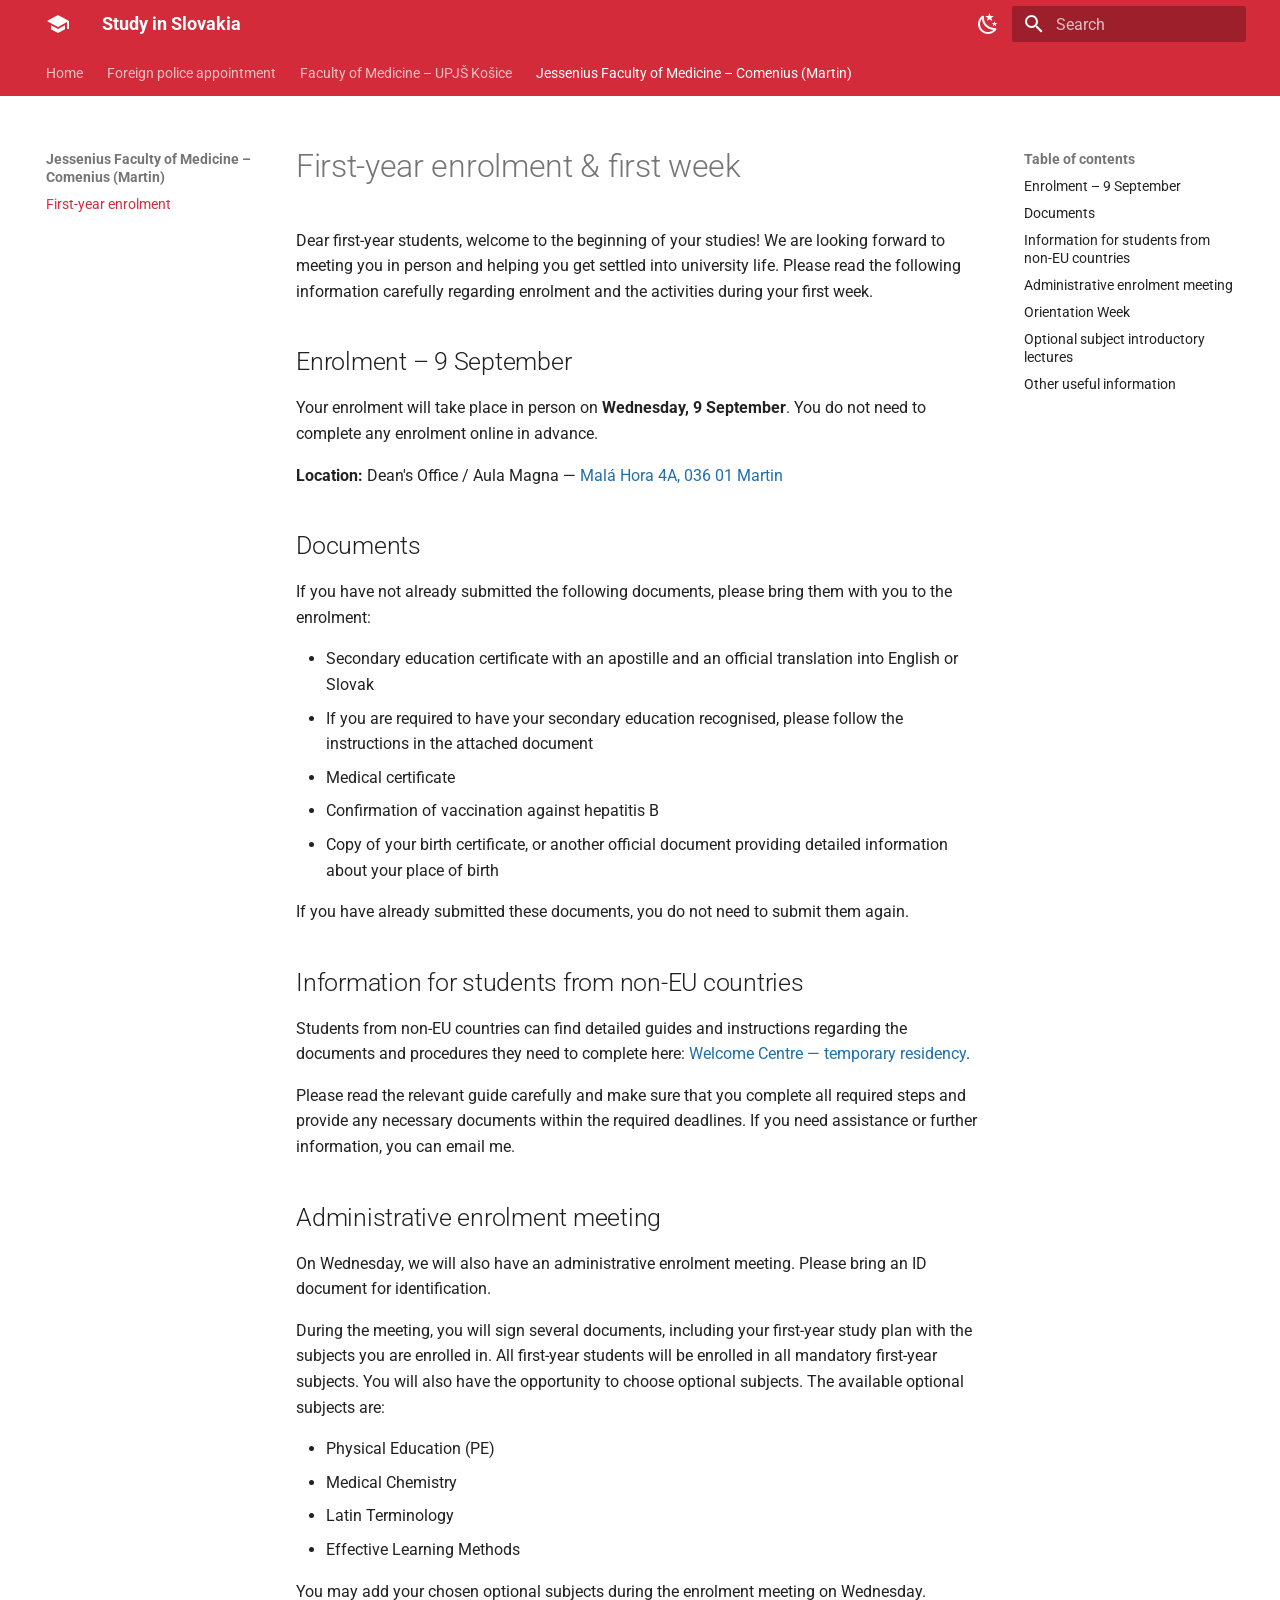
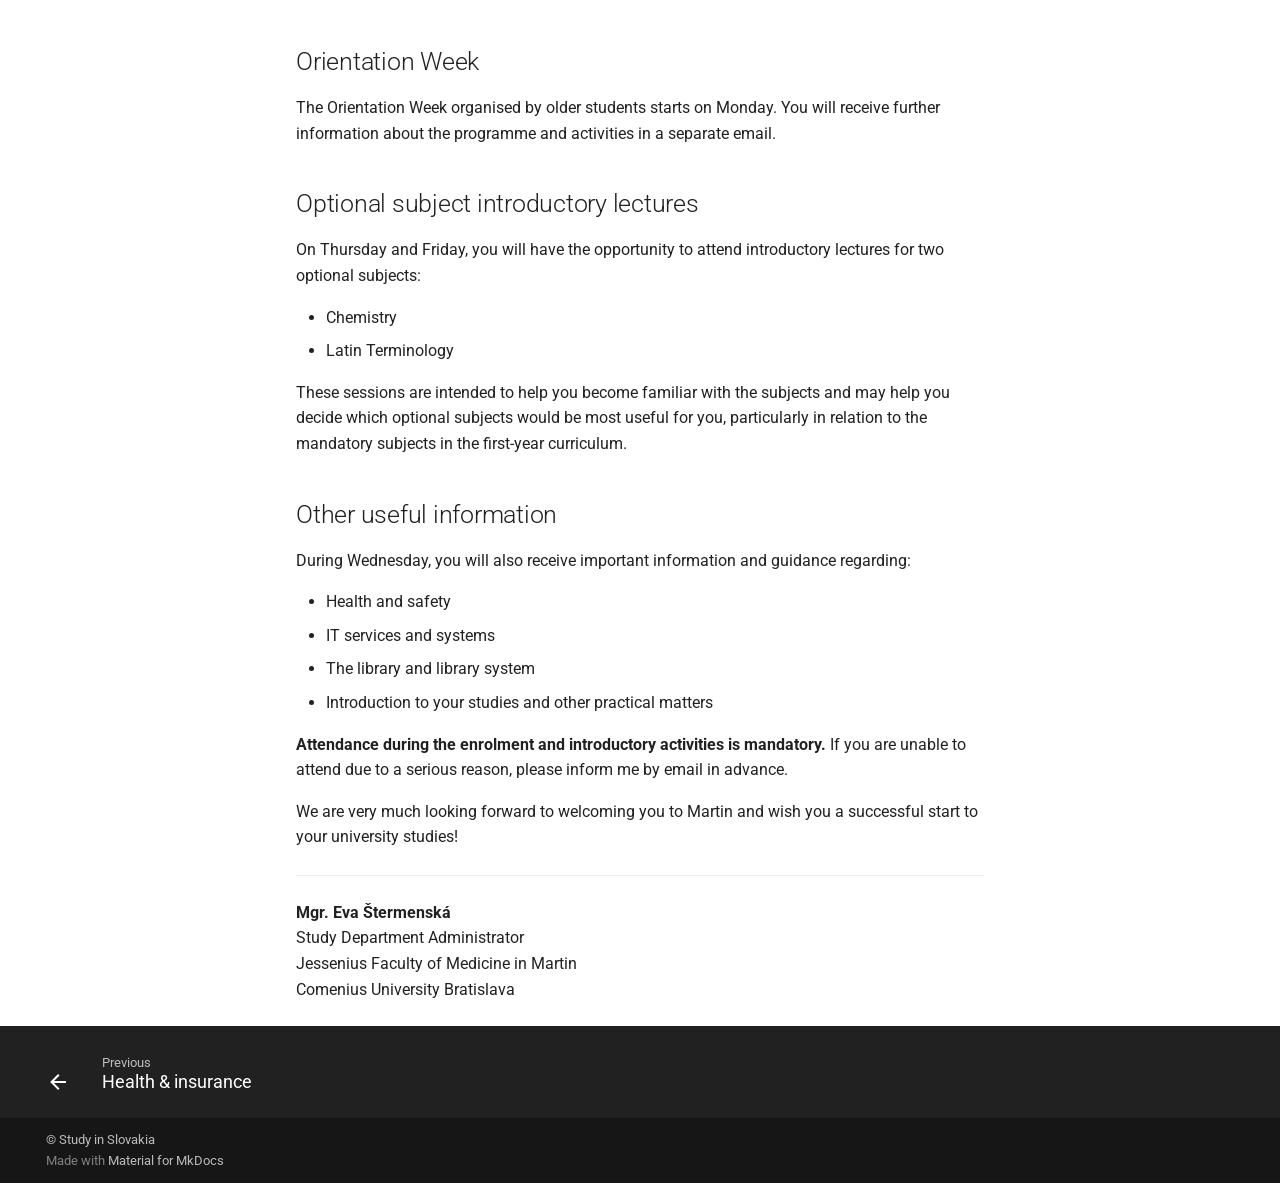
<file: jlf-uk/index.html>
<!doctype html>
<html lang="en" class="no-js">
  <head>
    
      <meta charset="utf-8">
      <meta name="viewport" content="width=device-width,initial-scale=1">
      
        <meta name="description" content="Knowledge base and guides for international students in Slovakia">
      
      
      
        <link rel="canonical" href="https://studyinslovakia.info/jlf-uk/">
      
      
        <link rel="prev" href="../lf-upjs/health/">
      
      
      
        
      
      
      <link rel="icon" href="../assets/images/favicon.png">
      <meta name="generator" content="mkdocs-1.6.1, mkdocs-material-9.7.7">
    
    
      
        <title>First-year enrolment - Study in Slovakia</title>
      
    
    
      <link rel="stylesheet" href="../assets/stylesheets/main.ec1eaa64.min.css">
      
        
        <link rel="stylesheet" href="../assets/stylesheets/palette.ab4e12ef.min.css">
      
      


    
    
      
    
    
      
        
        
        <link rel="preconnect" href="https://fonts.gstatic.com" crossorigin>
        <link rel="stylesheet" href="https://fonts.googleapis.com/css?family=Roboto:300,300i,400,400i,700,700i%7CRoboto+Mono:400,400i,700,700i&display=fallback">
        <style>:root{--md-text-font:"Roboto";--md-code-font:"Roboto Mono"}</style>
      
    
    
      <link rel="stylesheet" href="../stylesheets/extra.css">
    
    <script>__md_scope=new URL("..",location),__md_hash=e=>[...e].reduce(((e,_)=>(e<<5)-e+_.charCodeAt(0)),0),__md_get=(e,_=localStorage,t=__md_scope)=>JSON.parse(_.getItem(t.pathname+"."+e)),__md_set=(e,_,t=localStorage,a=__md_scope)=>{try{t.setItem(a.pathname+"."+e,JSON.stringify(_))}catch(e){}}</script>
    
      

    
    
  </head>
  
  
    
    
      
    
    
    
    
    <body dir="ltr" data-md-color-scheme="default" data-md-color-primary="custom" data-md-color-accent="custom">
  
    
    <input class="md-toggle" data-md-toggle="drawer" type="checkbox" id="__drawer" autocomplete="off">
    <input class="md-toggle" data-md-toggle="search" type="checkbox" id="__search" autocomplete="off">
    <label class="md-overlay" for="__drawer"></label>
    <div data-md-component="skip">
      
        
        <a href="#first-year-enrolment-first-week" class="md-skip">
          Skip to content
        </a>
      
    </div>
    <div data-md-component="announce">
      
    </div>
    
    
      

<header class="md-header" data-md-component="header">
  <nav class="md-header__inner md-grid" aria-label="Header">
    <a href=".." title="Study in Slovakia" class="md-header__button md-logo" aria-label="Study in Slovakia" data-md-component="logo">
      
  
  <svg xmlns="http://www.w3.org/2000/svg" viewBox="0 0 24 24"><path d="M12 3 1 9l11 6 9-4.91V17h2V9M5 13.18v4L12 21l7-3.82v-4L12 17z"/></svg>

    </a>
    <label class="md-header__button md-icon" for="__drawer">
      
      <svg xmlns="http://www.w3.org/2000/svg" viewBox="0 0 24 24"><path d="M3 6h18v2H3zm0 5h18v2H3zm0 5h18v2H3z"/></svg>
    </label>
    <div class="md-header__title" data-md-component="header-title">
      <div class="md-header__ellipsis">
        <div class="md-header__topic">
          <span class="md-ellipsis">
            Study in Slovakia
          </span>
        </div>
        <div class="md-header__topic" data-md-component="header-topic">
          <span class="md-ellipsis">
            
              First-year enrolment
            
          </span>
        </div>
      </div>
    </div>
    
      
        <form class="md-header__option" data-md-component="palette">
  
    
    
    
    <input class="md-option" data-md-color-media="(prefers-color-scheme: light)" data-md-color-scheme="default" data-md-color-primary="custom" data-md-color-accent="custom"  aria-label="Switch to dark mode"  type="radio" name="__palette" id="__palette_0">
    
      <label class="md-header__button md-icon" title="Switch to dark mode" for="__palette_1" hidden>
        <svg xmlns="http://www.w3.org/2000/svg" viewBox="0 0 24 24"><path d="m17.75 4.09-2.53 1.94.91 3.06-2.63-1.81-2.63 1.81.91-3.06-2.53-1.94L12.44 4l1.06-3 1.06 3zm3.5 6.91-1.64 1.25.59 1.98-1.7-1.17-1.7 1.17.59-1.98L15.75 11l2.06-.05L18.5 9l.69 1.95zm-2.28 4.95c.83-.08 1.72 1.1 1.19 1.85-.32.45-.66.87-1.08 1.27C15.17 23 8.84 23 4.94 19.07c-3.91-3.9-3.91-10.24 0-14.14.4-.4.82-.76 1.27-1.08.75-.53 1.93.36 1.85 1.19-.27 2.86.69 5.83 2.89 8.02a9.96 9.96 0 0 0 8.02 2.89m-1.64 2.02a12.08 12.08 0 0 1-7.8-3.47c-2.17-2.19-3.33-5-3.49-7.82-2.81 3.14-2.7 7.96.31 10.98 3.02 3.01 7.84 3.12 10.98.31"/></svg>
      </label>
    
  
    
    
    
    <input class="md-option" data-md-color-media="(prefers-color-scheme: dark)" data-md-color-scheme="slate" data-md-color-primary="custom" data-md-color-accent="custom"  aria-label="Switch to light mode"  type="radio" name="__palette" id="__palette_1">
    
      <label class="md-header__button md-icon" title="Switch to light mode" for="__palette_0" hidden>
        <svg xmlns="http://www.w3.org/2000/svg" viewBox="0 0 24 24"><path d="M12 7a5 5 0 0 1 5 5 5 5 0 0 1-5 5 5 5 0 0 1-5-5 5 5 0 0 1 5-5m0 2a3 3 0 0 0-3 3 3 3 0 0 0 3 3 3 3 0 0 0 3-3 3 3 0 0 0-3-3m0-7 2.39 3.42C13.65 5.15 12.84 5 12 5s-1.65.15-2.39.42zM3.34 7l4.16-.35A7.2 7.2 0 0 0 5.94 8.5c-.44.74-.69 1.5-.83 2.29zm.02 10 1.76-3.77a7.131 7.131 0 0 0 2.38 4.14zM20.65 7l-1.77 3.79a7.02 7.02 0 0 0-2.38-4.15zm-.01 10-4.14.36c.59-.51 1.12-1.14 1.54-1.86.42-.73.69-1.5.83-2.29zM12 22l-2.41-3.44c.74.27 1.55.44 2.41.44.82 0 1.63-.17 2.37-.44z"/></svg>
      </label>
    
  
</form>
      
    
    
      <script>var palette=__md_get("__palette");if(palette&&palette.color){if("(prefers-color-scheme)"===palette.color.media){var media=matchMedia("(prefers-color-scheme: light)"),input=document.querySelector(media.matches?"[data-md-color-media='(prefers-color-scheme: light)']":"[data-md-color-media='(prefers-color-scheme: dark)']");palette.color.media=input.getAttribute("data-md-color-media"),palette.color.scheme=input.getAttribute("data-md-color-scheme"),palette.color.primary=input.getAttribute("data-md-color-primary"),palette.color.accent=input.getAttribute("data-md-color-accent")}for(var[key,value]of Object.entries(palette.color))document.body.setAttribute("data-md-color-"+key,value)}</script>
    
    
    
      
      
        <label class="md-header__button md-icon" for="__search">
          
          <svg xmlns="http://www.w3.org/2000/svg" viewBox="0 0 24 24"><path d="M9.5 3A6.5 6.5 0 0 1 16 9.5c0 1.61-.59 3.09-1.56 4.23l.27.27h.79l5 5-1.5 1.5-5-5v-.79l-.27-.27A6.52 6.52 0 0 1 9.5 16 6.5 6.5 0 0 1 3 9.5 6.5 6.5 0 0 1 9.5 3m0 2C7 5 5 7 5 9.5S7 14 9.5 14 14 12 14 9.5 12 5 9.5 5"/></svg>
        </label>
        <div class="md-search" data-md-component="search" role="dialog">
  <label class="md-search__overlay" for="__search"></label>
  <div class="md-search__inner" role="search">
    <form class="md-search__form" name="search">
      <input type="text" class="md-search__input" name="query" aria-label="Search" placeholder="Search" autocapitalize="off" autocorrect="off" autocomplete="off" spellcheck="false" data-md-component="search-query" required>
      <label class="md-search__icon md-icon" for="__search">
        
        <svg xmlns="http://www.w3.org/2000/svg" viewBox="0 0 24 24"><path d="M9.5 3A6.5 6.5 0 0 1 16 9.5c0 1.61-.59 3.09-1.56 4.23l.27.27h.79l5 5-1.5 1.5-5-5v-.79l-.27-.27A6.52 6.52 0 0 1 9.5 16 6.5 6.5 0 0 1 3 9.5 6.5 6.5 0 0 1 9.5 3m0 2C7 5 5 7 5 9.5S7 14 9.5 14 14 12 14 9.5 12 5 9.5 5"/></svg>
        
        <svg xmlns="http://www.w3.org/2000/svg" viewBox="0 0 24 24"><path d="M20 11v2H8l5.5 5.5-1.42 1.42L4.16 12l7.92-7.92L13.5 5.5 8 11z"/></svg>
      </label>
      <nav class="md-search__options" aria-label="Search">
        
          <a href="javascript:void(0)" class="md-search__icon md-icon" title="Share" aria-label="Share" data-clipboard data-clipboard-text="" data-md-component="search-share" tabindex="-1">
            
            <svg xmlns="http://www.w3.org/2000/svg" viewBox="0 0 24 24"><path d="M18 16.08c-.76 0-1.44.3-1.96.77L8.91 12.7c.05-.23.09-.46.09-.7s-.04-.47-.09-.7l7.05-4.11c.54.5 1.25.81 2.04.81a3 3 0 0 0 3-3 3 3 0 0 0-3-3 3 3 0 0 0-3 3c0 .24.04.47.09.7L8.04 9.81C7.5 9.31 6.79 9 6 9a3 3 0 0 0-3 3 3 3 0 0 0 3 3c.79 0 1.5-.31 2.04-.81l7.12 4.15c-.05.21-.08.43-.08.66 0 1.61 1.31 2.91 2.92 2.91s2.92-1.3 2.92-2.91A2.92 2.92 0 0 0 18 16.08"/></svg>
          </a>
        
        <button type="reset" class="md-search__icon md-icon" title="Clear" aria-label="Clear" tabindex="-1">
          
          <svg xmlns="http://www.w3.org/2000/svg" viewBox="0 0 24 24"><path d="M19 6.41 17.59 5 12 10.59 6.41 5 5 6.41 10.59 12 5 17.59 6.41 19 12 13.41 17.59 19 19 17.59 13.41 12z"/></svg>
        </button>
      </nav>
      
        <div class="md-search__suggest" data-md-component="search-suggest"></div>
      
    </form>
    <div class="md-search__output">
      <div class="md-search__scrollwrap" tabindex="0" data-md-scrollfix>
        <div class="md-search-result" data-md-component="search-result">
          <div class="md-search-result__meta">
            Initializing search
          </div>
          <ol class="md-search-result__list" role="presentation"></ol>
        </div>
      </div>
    </div>
  </div>
</div>
      
    
    
  </nav>
  
</header>
    
    <div class="md-container" data-md-component="container">
      
      
        
          
            
<nav class="md-tabs" aria-label="Tabs" data-md-component="tabs">
  <div class="md-grid">
    <ul class="md-tabs__list">
      
        
  
  
  
  
    <li class="md-tabs__item">
      <a href=".." class="md-tabs__link">
        
  
  
    
  
  Home

      </a>
    </li>
  

      
        
  
  
  
  
    <li class="md-tabs__item">
      <a href="../foreign-police/" class="md-tabs__link">
        
  
  
    
  
  Foreign police appointment

      </a>
    </li>
  

      
        
  
  
  
  
    
    
      <li class="md-tabs__item">
        <a href="../lf-upjs/" class="md-tabs__link">
          
  
  
  Faculty of Medicine – UPJŠ Košice

        </a>
      </li>
    
  

      
        
  
  
  
    
  
  
    
    
      <li class="md-tabs__item md-tabs__item--active">
        <a href="./" class="md-tabs__link">
          
  
  
  Jessenius Faculty of Medicine – Comenius (Martin)

        </a>
      </li>
    
  

      
    </ul>
  </div>
</nav>
          
        
      
      <main class="md-main" data-md-component="main">
        <div class="md-main__inner md-grid">
          
            
              
              <div class="md-sidebar md-sidebar--primary" data-md-component="sidebar" data-md-type="navigation" >
                <div class="md-sidebar__scrollwrap">
                  <div class="md-sidebar__inner">
                    


  


<nav class="md-nav md-nav--primary md-nav--lifted" aria-label="Navigation" data-md-level="0">
  <label class="md-nav__title" for="__drawer">
    <a href=".." title="Study in Slovakia" class="md-nav__button md-logo" aria-label="Study in Slovakia" data-md-component="logo">
      
  
  <svg xmlns="http://www.w3.org/2000/svg" viewBox="0 0 24 24"><path d="M12 3 1 9l11 6 9-4.91V17h2V9M5 13.18v4L12 21l7-3.82v-4L12 17z"/></svg>

    </a>
    Study in Slovakia
  </label>
  
  <ul class="md-nav__list" data-md-scrollfix>
    
      
      
  
  
  
  
    <li class="md-nav__item">
      <a href=".." class="md-nav__link">
        
  
  
  <span class="md-ellipsis">
    
  
    Home
  

    
  </span>
  
  

      </a>
    </li>
  

    
      
      
  
  
  
  
    <li class="md-nav__item">
      <a href="../foreign-police/" class="md-nav__link">
        
  
  
  <span class="md-ellipsis">
    
  
    Foreign police appointment
  

    
  </span>
  
  

      </a>
    </li>
  

    
      
      
  
  
  
  
    
    
    
    
      
      
        
      
    
    
    <li class="md-nav__item md-nav__item--nested">
      
        
        
        <input class="md-nav__toggle md-toggle " type="checkbox" id="__nav_3" >
        
          
          <label class="md-nav__link" for="__nav_3" id="__nav_3_label" tabindex="0">
            
  
  
  <span class="md-ellipsis">
    
  
    Faculty of Medicine – UPJŠ Košice
  

    
  </span>
  
  

            <span class="md-nav__icon md-icon"></span>
          </label>
        
        <nav class="md-nav" data-md-level="1" aria-labelledby="__nav_3_label" aria-expanded="false">
          <label class="md-nav__title" for="__nav_3">
            <span class="md-nav__icon md-icon"></span>
            
  
    Faculty of Medicine – UPJŠ Košice
  

          </label>
          <ul class="md-nav__list" data-md-scrollfix>
            
              
                
  
  
  
  
    <li class="md-nav__item">
      <a href="../lf-upjs/" class="md-nav__link">
        
  
  
  <span class="md-ellipsis">
    
  
    Overview
  

    
  </span>
  
  

      </a>
    </li>
  

              
            
              
                
  
  
  
  
    <li class="md-nav__item">
      <a href="../lf-upjs/contacts/" class="md-nav__link">
        
  
  
  <span class="md-ellipsis">
    
  
    Offices & contacts
  

    
  </span>
  
  

      </a>
    </li>
  

              
            
              
                
  
  
  
  
    <li class="md-nav__item">
      <a href="../lf-upjs/campus/" class="md-nav__link">
        
  
  
  <span class="md-ellipsis">
    
  
    Campus & locations
  

    
  </span>
  
  

      </a>
    </li>
  

              
            
              
                
  
  
  
  
    <li class="md-nav__item">
      <a href="../lf-upjs/canteen/" class="md-nav__link">
        
  
  
  <span class="md-ellipsis">
    
  
    Canteen (Menza)
  

    
  </span>
  
  

      </a>
    </li>
  

              
            
              
                
  
  
  
  
    <li class="md-nav__item">
      <a href="../lf-upjs/library/" class="md-nav__link">
        
  
  
  <span class="md-ellipsis">
    
  
    Library
  

    
  </span>
  
  

      </a>
    </li>
  

              
            
              
                
  
  
  
  
    <li class="md-nav__item">
      <a href="../lf-upjs/housing/" class="md-nav__link">
        
  
  
  <span class="md-ellipsis">
    
  
    Housing & dormitories
  

    
  </span>
  
  

      </a>
    </li>
  

              
            
              
                
  
  
  
  
    <li class="md-nav__item">
      <a href="../lf-upjs/it-systems/" class="md-nav__link">
        
  
  
  <span class="md-ellipsis">
    
  
    IT systems
  

    
  </span>
  
  

      </a>
    </li>
  

              
            
              
                
  
  
  
  
    <li class="md-nav__item">
      <a href="../lf-upjs/health/" class="md-nav__link">
        
  
  
  <span class="md-ellipsis">
    
  
    Health & insurance
  

    
  </span>
  
  

      </a>
    </li>
  

              
            
          </ul>
        </nav>
      
    </li>
  

    
      
      
  
  
    
  
  
  
    
    
    
    
      
        
        
      
      
        
      
    
    
    <li class="md-nav__item md-nav__item--active md-nav__item--section md-nav__item--nested">
      
        
        
        <input class="md-nav__toggle md-toggle " type="checkbox" id="__nav_4" checked>
        
          
          <label class="md-nav__link" for="__nav_4" id="__nav_4_label" tabindex="">
            
  
  
  <span class="md-ellipsis">
    
  
    Jessenius Faculty of Medicine – Comenius (Martin)
  

    
  </span>
  
  

            <span class="md-nav__icon md-icon"></span>
          </label>
        
        <nav class="md-nav" data-md-level="1" aria-labelledby="__nav_4_label" aria-expanded="true">
          <label class="md-nav__title" for="__nav_4">
            <span class="md-nav__icon md-icon"></span>
            
  
    Jessenius Faculty of Medicine – Comenius (Martin)
  

          </label>
          <ul class="md-nav__list" data-md-scrollfix>
            
              
                
  
  
    
  
  
  
    <li class="md-nav__item md-nav__item--active">
      
      <input class="md-nav__toggle md-toggle" type="checkbox" id="__toc">
      
      
        
      
      
        <label class="md-nav__link md-nav__link--active" for="__toc">
          
  
  
  <span class="md-ellipsis">
    
  
    First-year enrolment
  

    
  </span>
  
  

          <span class="md-nav__icon md-icon"></span>
        </label>
      
      <a href="./" class="md-nav__link md-nav__link--active">
        
  
  
  <span class="md-ellipsis">
    
  
    First-year enrolment
  

    
  </span>
  
  

      </a>
      
        

<nav class="md-nav md-nav--secondary" aria-label="Table of contents">
  
  
  
    
  
  
    <label class="md-nav__title" for="__toc">
      <span class="md-nav__icon md-icon"></span>
      Table of contents
    </label>
    <ul class="md-nav__list" data-md-component="toc" data-md-scrollfix>
      
        <li class="md-nav__item">
  <a href="#enrolment-9-september" class="md-nav__link">
    <span class="md-ellipsis">
      
        Enrolment – 9 September
      
    </span>
  </a>
  
</li>
      
        <li class="md-nav__item">
  <a href="#documents" class="md-nav__link">
    <span class="md-ellipsis">
      
        Documents
      
    </span>
  </a>
  
</li>
      
        <li class="md-nav__item">
  <a href="#information-for-students-from-non-eu-countries" class="md-nav__link">
    <span class="md-ellipsis">
      
        Information for students from non-EU countries
      
    </span>
  </a>
  
</li>
      
        <li class="md-nav__item">
  <a href="#administrative-enrolment-meeting" class="md-nav__link">
    <span class="md-ellipsis">
      
        Administrative enrolment meeting
      
    </span>
  </a>
  
</li>
      
        <li class="md-nav__item">
  <a href="#orientation-week" class="md-nav__link">
    <span class="md-ellipsis">
      
        Orientation Week
      
    </span>
  </a>
  
</li>
      
        <li class="md-nav__item">
  <a href="#optional-subject-introductory-lectures" class="md-nav__link">
    <span class="md-ellipsis">
      
        Optional subject introductory lectures
      
    </span>
  </a>
  
</li>
      
        <li class="md-nav__item">
  <a href="#other-useful-information" class="md-nav__link">
    <span class="md-ellipsis">
      
        Other useful information
      
    </span>
  </a>
  
</li>
      
    </ul>
  
</nav>
      
    </li>
  

              
            
          </ul>
        </nav>
      
    </li>
  

    
  </ul>
</nav>
                  </div>
                </div>
              </div>
            
            
              
              <div class="md-sidebar md-sidebar--secondary" data-md-component="sidebar" data-md-type="toc" >
                <div class="md-sidebar__scrollwrap">
                  <div class="md-sidebar__inner">
                    

<nav class="md-nav md-nav--secondary" aria-label="Table of contents">
  
  
  
    
  
  
    <label class="md-nav__title" for="__toc">
      <span class="md-nav__icon md-icon"></span>
      Table of contents
    </label>
    <ul class="md-nav__list" data-md-component="toc" data-md-scrollfix>
      
        <li class="md-nav__item">
  <a href="#enrolment-9-september" class="md-nav__link">
    <span class="md-ellipsis">
      
        Enrolment – 9 September
      
    </span>
  </a>
  
</li>
      
        <li class="md-nav__item">
  <a href="#documents" class="md-nav__link">
    <span class="md-ellipsis">
      
        Documents
      
    </span>
  </a>
  
</li>
      
        <li class="md-nav__item">
  <a href="#information-for-students-from-non-eu-countries" class="md-nav__link">
    <span class="md-ellipsis">
      
        Information for students from non-EU countries
      
    </span>
  </a>
  
</li>
      
        <li class="md-nav__item">
  <a href="#administrative-enrolment-meeting" class="md-nav__link">
    <span class="md-ellipsis">
      
        Administrative enrolment meeting
      
    </span>
  </a>
  
</li>
      
        <li class="md-nav__item">
  <a href="#orientation-week" class="md-nav__link">
    <span class="md-ellipsis">
      
        Orientation Week
      
    </span>
  </a>
  
</li>
      
        <li class="md-nav__item">
  <a href="#optional-subject-introductory-lectures" class="md-nav__link">
    <span class="md-ellipsis">
      
        Optional subject introductory lectures
      
    </span>
  </a>
  
</li>
      
        <li class="md-nav__item">
  <a href="#other-useful-information" class="md-nav__link">
    <span class="md-ellipsis">
      
        Other useful information
      
    </span>
  </a>
  
</li>
      
    </ul>
  
</nav>
                  </div>
                </div>
              </div>
            
          
          
            <div class="md-content" data-md-component="content">
              
              <article class="md-content__inner md-typeset">
                
                  



<h1 id="first-year-enrolment-first-week">First-year enrolment &amp; first week<a class="headerlink" href="#first-year-enrolment-first-week" title="Permanent link">&para;</a></h1>
<p>Dear first-year students, welcome to the beginning of your studies! We are looking forward to meeting you in person and helping you get settled into university life. Please read the following information carefully regarding enrolment and the activities during your first week.</p>
<h2 id="enrolment-9-september">Enrolment – 9 September<a class="headerlink" href="#enrolment-9-september" title="Permanent link">&para;</a></h2>
<p>Your enrolment will take place in person on <strong>Wednesday, 9 September</strong>. You do not need to complete any enrolment online in advance.</p>
<p><strong>Location:</strong> Dean's Office / Aula Magna — <a href="https://www.google.com/maps/search/?api=1&amp;query=Mal%C3%A1+Hora+4A%2C+036+01+Martin">Malá Hora 4A, 036 01 Martin</a></p>
<h2 id="documents">Documents<a class="headerlink" href="#documents" title="Permanent link">&para;</a></h2>
<p>If you have not already submitted the following documents, please bring them with you to the enrolment:</p>
<ul>
<li>Secondary education certificate with an apostille and an official translation into English or Slovak</li>
<li>If you are required to have your secondary education recognised, please follow the instructions in the attached document</li>
<li>Medical certificate</li>
<li>Confirmation of vaccination against hepatitis B</li>
<li>Copy of your birth certificate, or another official document providing detailed information about your place of birth</li>
</ul>
<p>If you have already submitted these documents, you do not need to submit them again.</p>
<h2 id="information-for-students-from-non-eu-countries">Information for students from non-EU countries<a class="headerlink" href="#information-for-students-from-non-eu-countries" title="Permanent link">&para;</a></h2>
<p>Students from non-EU countries can find detailed guides and instructions regarding the documents and procedures they need to complete here: <a href="https://infocentrum.uniba.sk/about-welcome-centre/temporary-residency/">Welcome Centre — temporary residency</a>.</p>
<p>Please read the relevant guide carefully and make sure that you complete all required steps and provide any necessary documents within the required deadlines. If you need assistance or further information, you can email me.</p>
<h2 id="administrative-enrolment-meeting">Administrative enrolment meeting<a class="headerlink" href="#administrative-enrolment-meeting" title="Permanent link">&para;</a></h2>
<p>On Wednesday, we will also have an administrative enrolment meeting. Please bring an ID document for identification.</p>
<p>During the meeting, you will sign several documents, including your first-year study plan with the subjects you are enrolled in. All first-year students will be enrolled in all mandatory first-year subjects. You will also have the opportunity to choose optional subjects. The available optional subjects are:</p>
<ul>
<li>Physical Education (PE)</li>
<li>Medical Chemistry</li>
<li>Latin Terminology</li>
<li>Effective Learning Methods</li>
</ul>
<p>You may add your chosen optional subjects during the enrolment meeting on Wednesday.</p>
<h2 id="orientation-week">Orientation Week<a class="headerlink" href="#orientation-week" title="Permanent link">&para;</a></h2>
<p>The Orientation Week organised by older students starts on Monday. You will receive further information about the programme and activities in a separate email.</p>
<h2 id="optional-subject-introductory-lectures">Optional subject introductory lectures<a class="headerlink" href="#optional-subject-introductory-lectures" title="Permanent link">&para;</a></h2>
<p>On Thursday and Friday, you will have the opportunity to attend introductory lectures for two optional subjects:</p>
<ul>
<li>Chemistry</li>
<li>Latin Terminology</li>
</ul>
<p>These sessions are intended to help you become familiar with the subjects and may help you decide which optional subjects would be most useful for you, particularly in relation to the mandatory subjects in the first-year curriculum.</p>
<h2 id="other-useful-information">Other useful information<a class="headerlink" href="#other-useful-information" title="Permanent link">&para;</a></h2>
<p>During Wednesday, you will also receive important information and guidance regarding:</p>
<ul>
<li>Health and safety</li>
<li>IT services and systems</li>
<li>The library and library system</li>
<li>Introduction to your studies and other practical matters</li>
</ul>
<p><strong>Attendance during the enrolment and introductory activities is mandatory.</strong> If you are unable to attend due to a serious reason, please inform me by email in advance.</p>
<p>We are very much looking forward to welcoming you to Martin and wish you a successful start to your university studies!</p>
<hr />
<p><strong>Mgr. Eva Štermenská</strong><br />
Study Department Administrator<br />
Jessenius Faculty of Medicine in Martin<br />
Comenius University Bratislava</p>












                
              </article>
            </div>
          
          
<script>var target=document.getElementById(location.hash.slice(1));target&&target.name&&(target.checked=target.name.startsWith("__tabbed_"))</script>
        </div>
        
          <button type="button" class="md-top md-icon" data-md-component="top" hidden>
  
  <svg xmlns="http://www.w3.org/2000/svg" viewBox="0 0 24 24"><path d="M13 20h-2V8l-5.5 5.5-1.42-1.42L12 4.16l7.92 7.92-1.42 1.42L13 8z"/></svg>
  Back to top
</button>
        
      </main>
      
        <footer class="md-footer">
  
    
      
      <nav class="md-footer__inner md-grid" aria-label="Footer" >
        
          
          <a href="../lf-upjs/health/" class="md-footer__link md-footer__link--prev" aria-label="Previous: Health &amp; insurance">
            <div class="md-footer__button md-icon">
              
              <svg xmlns="http://www.w3.org/2000/svg" viewBox="0 0 24 24"><path d="M20 11v2H8l5.5 5.5-1.42 1.42L4.16 12l7.92-7.92L13.5 5.5 8 11z"/></svg>
            </div>
            <div class="md-footer__title">
              <span class="md-footer__direction">
                Previous
              </span>
              <div class="md-ellipsis">
                Health & insurance
              </div>
            </div>
          </a>
        
        
      </nav>
    
  
  <div class="md-footer-meta md-typeset">
    <div class="md-footer-meta__inner md-grid">
      <div class="md-copyright">
  
    <div class="md-copyright__highlight">
      © Study in Slovakia
    </div>
  
  
    Made with
    <a href="https://squidfunk.github.io/mkdocs-material/" target="_blank" rel="noopener">
      Material for MkDocs
    </a>
  
</div>
      
    </div>
  </div>
</footer>
      
    </div>
    <div class="md-dialog" data-md-component="dialog">
      <div class="md-dialog__inner md-typeset"></div>
    </div>
    
    
    
      
      
      <script id="__config" type="application/json">{"annotate": null, "base": "..", "features": ["navigation.tabs", "navigation.sections", "navigation.top", "navigation.instant", "navigation.footer", "search.suggest", "search.highlight", "search.share", "content.code.copy", "toc.follow"], "search": "../assets/javascripts/workers/search.2c215733.min.js", "tags": null, "translations": {"clipboard.copied": "Copied to clipboard", "clipboard.copy": "Copy to clipboard", "search.result.more.one": "1 more on this page", "search.result.more.other": "# more on this page", "search.result.none": "No matching documents", "search.result.one": "1 matching document", "search.result.other": "# matching documents", "search.result.placeholder": "Type to start searching", "search.result.term.missing": "Missing", "select.version": "Select version"}, "version": null}</script>
    
    
      <script src="../assets/javascripts/bundle.d7400e89.min.js"></script>
      
    
  </body>
</html>
</file>
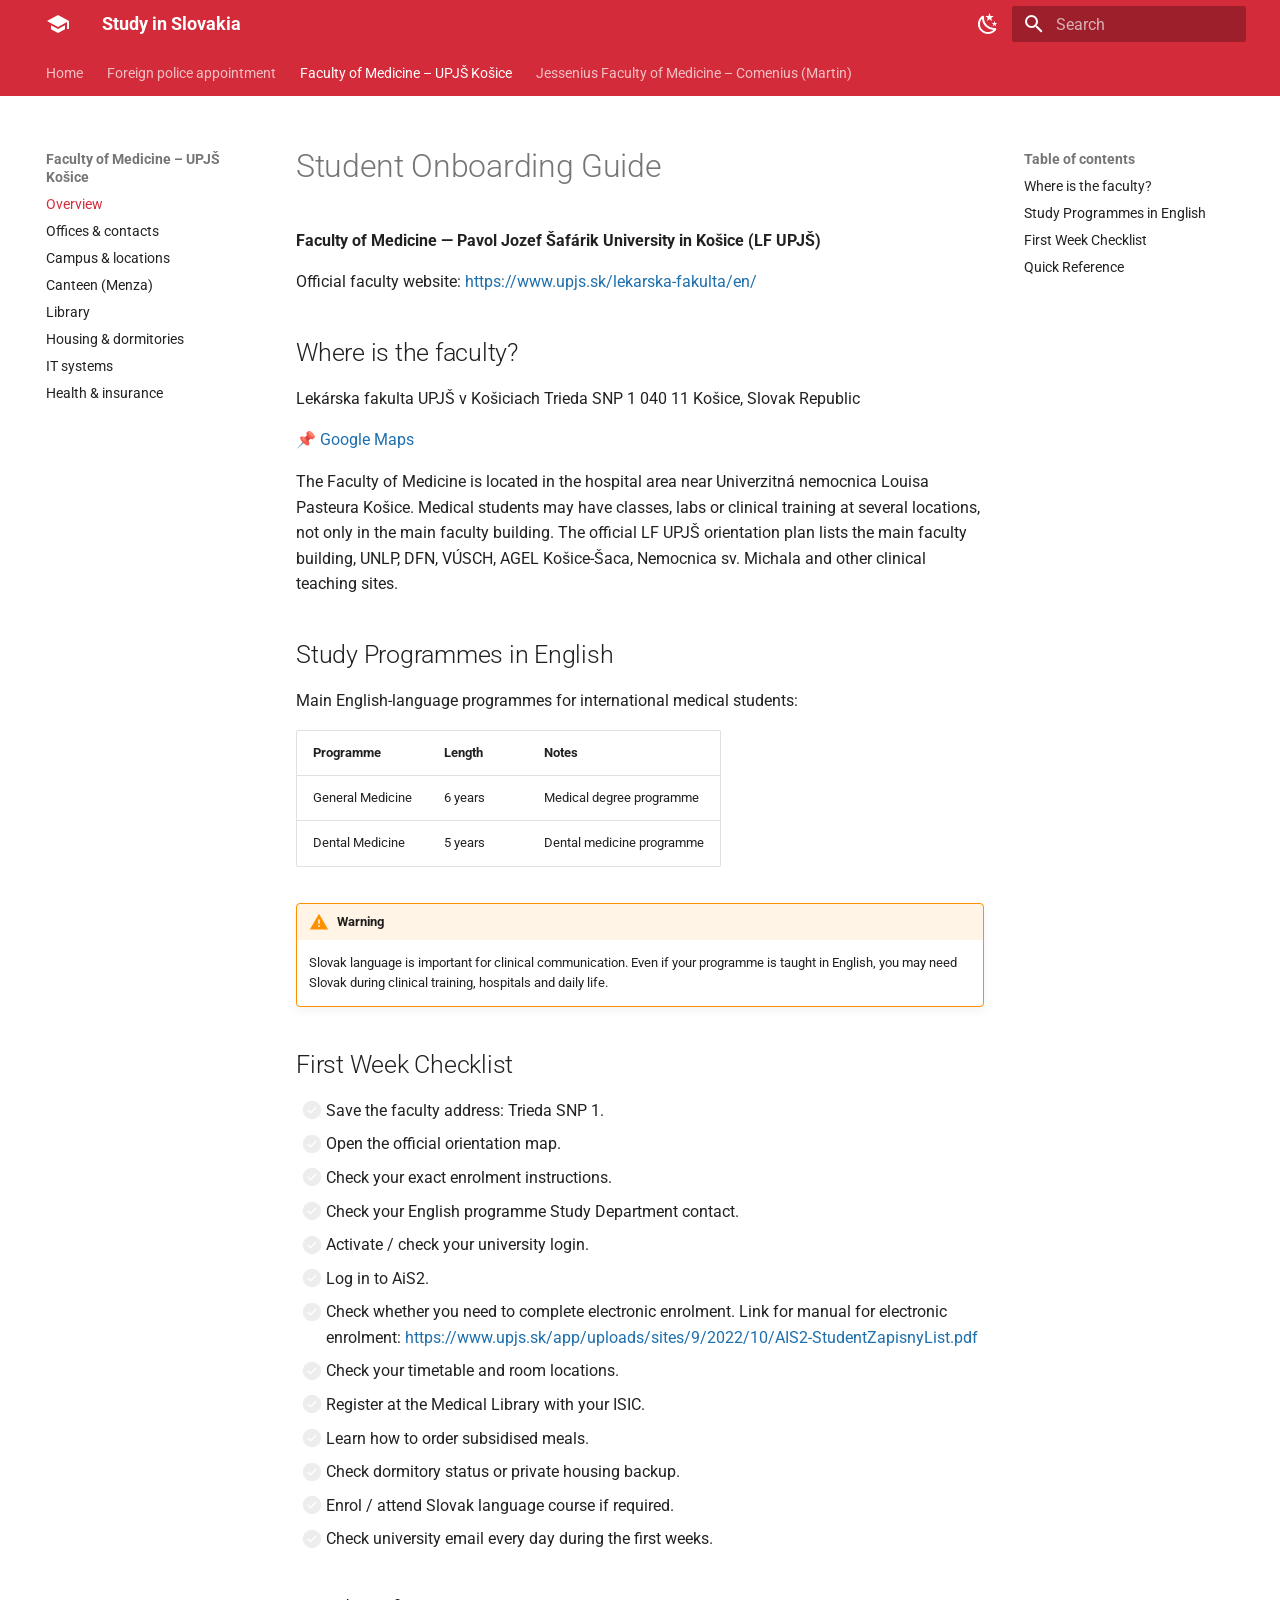
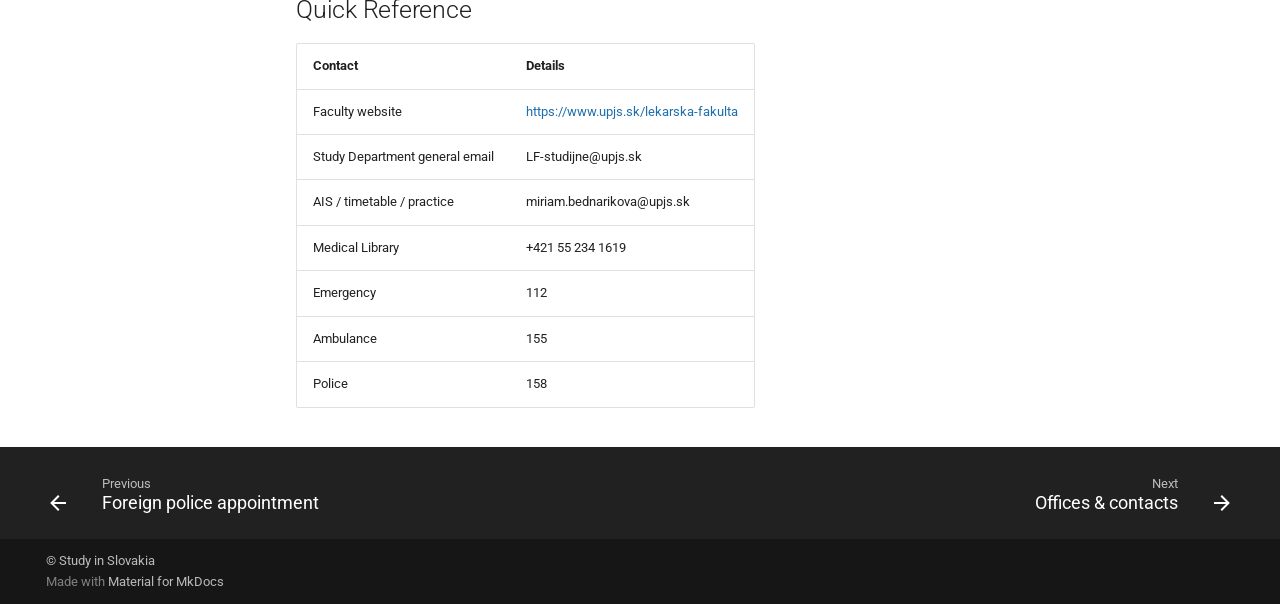
<file: lf-upjs/index.html>
<!doctype html>
<html lang="en" class="no-js">
  <head>
    
      <meta charset="utf-8">
      <meta name="viewport" content="width=device-width,initial-scale=1">
      
        <meta name="description" content="Knowledge base and guides for international students in Slovakia">
      
      
      
        <link rel="canonical" href="https://studyinslovakia.info/lf-upjs/">
      
      
        <link rel="prev" href="../foreign-police/">
      
      
        <link rel="next" href="contacts/">
      
      
        
      
      
      <link rel="icon" href="../assets/images/favicon.png">
      <meta name="generator" content="mkdocs-1.6.1, mkdocs-material-9.7.7">
    
    
      
        <title>Overview - Study in Slovakia</title>
      
    
    
      <link rel="stylesheet" href="../assets/stylesheets/main.ec1eaa64.min.css">
      
        
        <link rel="stylesheet" href="../assets/stylesheets/palette.ab4e12ef.min.css">
      
      


    
    
      
    
    
      
        
        
        <link rel="preconnect" href="https://fonts.gstatic.com" crossorigin>
        <link rel="stylesheet" href="https://fonts.googleapis.com/css?family=Roboto:300,300i,400,400i,700,700i%7CRoboto+Mono:400,400i,700,700i&display=fallback">
        <style>:root{--md-text-font:"Roboto";--md-code-font:"Roboto Mono"}</style>
      
    
    
      <link rel="stylesheet" href="../stylesheets/extra.css">
    
    <script>__md_scope=new URL("..",location),__md_hash=e=>[...e].reduce(((e,_)=>(e<<5)-e+_.charCodeAt(0)),0),__md_get=(e,_=localStorage,t=__md_scope)=>JSON.parse(_.getItem(t.pathname+"."+e)),__md_set=(e,_,t=localStorage,a=__md_scope)=>{try{t.setItem(a.pathname+"."+e,JSON.stringify(_))}catch(e){}}</script>
    
      

    
    
  </head>
  
  
    
    
      
    
    
    
    
    <body dir="ltr" data-md-color-scheme="default" data-md-color-primary="custom" data-md-color-accent="custom">
  
    
    <input class="md-toggle" data-md-toggle="drawer" type="checkbox" id="__drawer" autocomplete="off">
    <input class="md-toggle" data-md-toggle="search" type="checkbox" id="__search" autocomplete="off">
    <label class="md-overlay" for="__drawer"></label>
    <div data-md-component="skip">
      
        
        <a href="#student-onboarding-guide" class="md-skip">
          Skip to content
        </a>
      
    </div>
    <div data-md-component="announce">
      
    </div>
    
    
      

<header class="md-header" data-md-component="header">
  <nav class="md-header__inner md-grid" aria-label="Header">
    <a href=".." title="Study in Slovakia" class="md-header__button md-logo" aria-label="Study in Slovakia" data-md-component="logo">
      
  
  <svg xmlns="http://www.w3.org/2000/svg" viewBox="0 0 24 24"><path d="M12 3 1 9l11 6 9-4.91V17h2V9M5 13.18v4L12 21l7-3.82v-4L12 17z"/></svg>

    </a>
    <label class="md-header__button md-icon" for="__drawer">
      
      <svg xmlns="http://www.w3.org/2000/svg" viewBox="0 0 24 24"><path d="M3 6h18v2H3zm0 5h18v2H3zm0 5h18v2H3z"/></svg>
    </label>
    <div class="md-header__title" data-md-component="header-title">
      <div class="md-header__ellipsis">
        <div class="md-header__topic">
          <span class="md-ellipsis">
            Study in Slovakia
          </span>
        </div>
        <div class="md-header__topic" data-md-component="header-topic">
          <span class="md-ellipsis">
            
              Overview
            
          </span>
        </div>
      </div>
    </div>
    
      
        <form class="md-header__option" data-md-component="palette">
  
    
    
    
    <input class="md-option" data-md-color-media="(prefers-color-scheme: light)" data-md-color-scheme="default" data-md-color-primary="custom" data-md-color-accent="custom"  aria-label="Switch to dark mode"  type="radio" name="__palette" id="__palette_0">
    
      <label class="md-header__button md-icon" title="Switch to dark mode" for="__palette_1" hidden>
        <svg xmlns="http://www.w3.org/2000/svg" viewBox="0 0 24 24"><path d="m17.75 4.09-2.53 1.94.91 3.06-2.63-1.81-2.63 1.81.91-3.06-2.53-1.94L12.44 4l1.06-3 1.06 3zm3.5 6.91-1.64 1.25.59 1.98-1.7-1.17-1.7 1.17.59-1.98L15.75 11l2.06-.05L18.5 9l.69 1.95zm-2.28 4.95c.83-.08 1.72 1.1 1.19 1.85-.32.45-.66.87-1.08 1.27C15.17 23 8.84 23 4.94 19.07c-3.91-3.9-3.91-10.24 0-14.14.4-.4.82-.76 1.27-1.08.75-.53 1.93.36 1.85 1.19-.27 2.86.69 5.83 2.89 8.02a9.96 9.96 0 0 0 8.02 2.89m-1.64 2.02a12.08 12.08 0 0 1-7.8-3.47c-2.17-2.19-3.33-5-3.49-7.82-2.81 3.14-2.7 7.96.31 10.98 3.02 3.01 7.84 3.12 10.98.31"/></svg>
      </label>
    
  
    
    
    
    <input class="md-option" data-md-color-media="(prefers-color-scheme: dark)" data-md-color-scheme="slate" data-md-color-primary="custom" data-md-color-accent="custom"  aria-label="Switch to light mode"  type="radio" name="__palette" id="__palette_1">
    
      <label class="md-header__button md-icon" title="Switch to light mode" for="__palette_0" hidden>
        <svg xmlns="http://www.w3.org/2000/svg" viewBox="0 0 24 24"><path d="M12 7a5 5 0 0 1 5 5 5 5 0 0 1-5 5 5 5 0 0 1-5-5 5 5 0 0 1 5-5m0 2a3 3 0 0 0-3 3 3 3 0 0 0 3 3 3 3 0 0 0 3-3 3 3 0 0 0-3-3m0-7 2.39 3.42C13.65 5.15 12.84 5 12 5s-1.65.15-2.39.42zM3.34 7l4.16-.35A7.2 7.2 0 0 0 5.94 8.5c-.44.74-.69 1.5-.83 2.29zm.02 10 1.76-3.77a7.131 7.131 0 0 0 2.38 4.14zM20.65 7l-1.77 3.79a7.02 7.02 0 0 0-2.38-4.15zm-.01 10-4.14.36c.59-.51 1.12-1.14 1.54-1.86.42-.73.69-1.5.83-2.29zM12 22l-2.41-3.44c.74.27 1.55.44 2.41.44.82 0 1.63-.17 2.37-.44z"/></svg>
      </label>
    
  
</form>
      
    
    
      <script>var palette=__md_get("__palette");if(palette&&palette.color){if("(prefers-color-scheme)"===palette.color.media){var media=matchMedia("(prefers-color-scheme: light)"),input=document.querySelector(media.matches?"[data-md-color-media='(prefers-color-scheme: light)']":"[data-md-color-media='(prefers-color-scheme: dark)']");palette.color.media=input.getAttribute("data-md-color-media"),palette.color.scheme=input.getAttribute("data-md-color-scheme"),palette.color.primary=input.getAttribute("data-md-color-primary"),palette.color.accent=input.getAttribute("data-md-color-accent")}for(var[key,value]of Object.entries(palette.color))document.body.setAttribute("data-md-color-"+key,value)}</script>
    
    
    
      
      
        <label class="md-header__button md-icon" for="__search">
          
          <svg xmlns="http://www.w3.org/2000/svg" viewBox="0 0 24 24"><path d="M9.5 3A6.5 6.5 0 0 1 16 9.5c0 1.61-.59 3.09-1.56 4.23l.27.27h.79l5 5-1.5 1.5-5-5v-.79l-.27-.27A6.52 6.52 0 0 1 9.5 16 6.5 6.5 0 0 1 3 9.5 6.5 6.5 0 0 1 9.5 3m0 2C7 5 5 7 5 9.5S7 14 9.5 14 14 12 14 9.5 12 5 9.5 5"/></svg>
        </label>
        <div class="md-search" data-md-component="search" role="dialog">
  <label class="md-search__overlay" for="__search"></label>
  <div class="md-search__inner" role="search">
    <form class="md-search__form" name="search">
      <input type="text" class="md-search__input" name="query" aria-label="Search" placeholder="Search" autocapitalize="off" autocorrect="off" autocomplete="off" spellcheck="false" data-md-component="search-query" required>
      <label class="md-search__icon md-icon" for="__search">
        
        <svg xmlns="http://www.w3.org/2000/svg" viewBox="0 0 24 24"><path d="M9.5 3A6.5 6.5 0 0 1 16 9.5c0 1.61-.59 3.09-1.56 4.23l.27.27h.79l5 5-1.5 1.5-5-5v-.79l-.27-.27A6.52 6.52 0 0 1 9.5 16 6.5 6.5 0 0 1 3 9.5 6.5 6.5 0 0 1 9.5 3m0 2C7 5 5 7 5 9.5S7 14 9.5 14 14 12 14 9.5 12 5 9.5 5"/></svg>
        
        <svg xmlns="http://www.w3.org/2000/svg" viewBox="0 0 24 24"><path d="M20 11v2H8l5.5 5.5-1.42 1.42L4.16 12l7.92-7.92L13.5 5.5 8 11z"/></svg>
      </label>
      <nav class="md-search__options" aria-label="Search">
        
          <a href="javascript:void(0)" class="md-search__icon md-icon" title="Share" aria-label="Share" data-clipboard data-clipboard-text="" data-md-component="search-share" tabindex="-1">
            
            <svg xmlns="http://www.w3.org/2000/svg" viewBox="0 0 24 24"><path d="M18 16.08c-.76 0-1.44.3-1.96.77L8.91 12.7c.05-.23.09-.46.09-.7s-.04-.47-.09-.7l7.05-4.11c.54.5 1.25.81 2.04.81a3 3 0 0 0 3-3 3 3 0 0 0-3-3 3 3 0 0 0-3 3c0 .24.04.47.09.7L8.04 9.81C7.5 9.31 6.79 9 6 9a3 3 0 0 0-3 3 3 3 0 0 0 3 3c.79 0 1.5-.31 2.04-.81l7.12 4.15c-.05.21-.08.43-.08.66 0 1.61 1.31 2.91 2.92 2.91s2.92-1.3 2.92-2.91A2.92 2.92 0 0 0 18 16.08"/></svg>
          </a>
        
        <button type="reset" class="md-search__icon md-icon" title="Clear" aria-label="Clear" tabindex="-1">
          
          <svg xmlns="http://www.w3.org/2000/svg" viewBox="0 0 24 24"><path d="M19 6.41 17.59 5 12 10.59 6.41 5 5 6.41 10.59 12 5 17.59 6.41 19 12 13.41 17.59 19 19 17.59 13.41 12z"/></svg>
        </button>
      </nav>
      
        <div class="md-search__suggest" data-md-component="search-suggest"></div>
      
    </form>
    <div class="md-search__output">
      <div class="md-search__scrollwrap" tabindex="0" data-md-scrollfix>
        <div class="md-search-result" data-md-component="search-result">
          <div class="md-search-result__meta">
            Initializing search
          </div>
          <ol class="md-search-result__list" role="presentation"></ol>
        </div>
      </div>
    </div>
  </div>
</div>
      
    
    
  </nav>
  
</header>
    
    <div class="md-container" data-md-component="container">
      
      
        
          
            
<nav class="md-tabs" aria-label="Tabs" data-md-component="tabs">
  <div class="md-grid">
    <ul class="md-tabs__list">
      
        
  
  
  
  
    <li class="md-tabs__item">
      <a href=".." class="md-tabs__link">
        
  
  
    
  
  Home

      </a>
    </li>
  

      
        
  
  
  
  
    <li class="md-tabs__item">
      <a href="../foreign-police/" class="md-tabs__link">
        
  
  
    
  
  Foreign police appointment

      </a>
    </li>
  

      
        
  
  
  
    
  
  
    
    
      <li class="md-tabs__item md-tabs__item--active">
        <a href="./" class="md-tabs__link">
          
  
  
  Faculty of Medicine – UPJŠ Košice

        </a>
      </li>
    
  

      
        
  
  
  
  
    
    
      <li class="md-tabs__item">
        <a href="../jlf-uk/" class="md-tabs__link">
          
  
  
  Jessenius Faculty of Medicine – Comenius (Martin)

        </a>
      </li>
    
  

      
    </ul>
  </div>
</nav>
          
        
      
      <main class="md-main" data-md-component="main">
        <div class="md-main__inner md-grid">
          
            
              
              <div class="md-sidebar md-sidebar--primary" data-md-component="sidebar" data-md-type="navigation" >
                <div class="md-sidebar__scrollwrap">
                  <div class="md-sidebar__inner">
                    


  


<nav class="md-nav md-nav--primary md-nav--lifted" aria-label="Navigation" data-md-level="0">
  <label class="md-nav__title" for="__drawer">
    <a href=".." title="Study in Slovakia" class="md-nav__button md-logo" aria-label="Study in Slovakia" data-md-component="logo">
      
  
  <svg xmlns="http://www.w3.org/2000/svg" viewBox="0 0 24 24"><path d="M12 3 1 9l11 6 9-4.91V17h2V9M5 13.18v4L12 21l7-3.82v-4L12 17z"/></svg>

    </a>
    Study in Slovakia
  </label>
  
  <ul class="md-nav__list" data-md-scrollfix>
    
      
      
  
  
  
  
    <li class="md-nav__item">
      <a href=".." class="md-nav__link">
        
  
  
  <span class="md-ellipsis">
    
  
    Home
  

    
  </span>
  
  

      </a>
    </li>
  

    
      
      
  
  
  
  
    <li class="md-nav__item">
      <a href="../foreign-police/" class="md-nav__link">
        
  
  
  <span class="md-ellipsis">
    
  
    Foreign police appointment
  

    
  </span>
  
  

      </a>
    </li>
  

    
      
      
  
  
    
  
  
  
    
    
    
    
      
        
        
      
      
        
      
    
    
    <li class="md-nav__item md-nav__item--active md-nav__item--section md-nav__item--nested">
      
        
        
        <input class="md-nav__toggle md-toggle " type="checkbox" id="__nav_3" checked>
        
          
          <label class="md-nav__link" for="__nav_3" id="__nav_3_label" tabindex="">
            
  
  
  <span class="md-ellipsis">
    
  
    Faculty of Medicine – UPJŠ Košice
  

    
  </span>
  
  

            <span class="md-nav__icon md-icon"></span>
          </label>
        
        <nav class="md-nav" data-md-level="1" aria-labelledby="__nav_3_label" aria-expanded="true">
          <label class="md-nav__title" for="__nav_3">
            <span class="md-nav__icon md-icon"></span>
            
  
    Faculty of Medicine – UPJŠ Košice
  

          </label>
          <ul class="md-nav__list" data-md-scrollfix>
            
              
                
  
  
    
  
  
  
    <li class="md-nav__item md-nav__item--active">
      
      <input class="md-nav__toggle md-toggle" type="checkbox" id="__toc">
      
      
        
      
      
        <label class="md-nav__link md-nav__link--active" for="__toc">
          
  
  
  <span class="md-ellipsis">
    
  
    Overview
  

    
  </span>
  
  

          <span class="md-nav__icon md-icon"></span>
        </label>
      
      <a href="./" class="md-nav__link md-nav__link--active">
        
  
  
  <span class="md-ellipsis">
    
  
    Overview
  

    
  </span>
  
  

      </a>
      
        

<nav class="md-nav md-nav--secondary" aria-label="Table of contents">
  
  
  
    
  
  
    <label class="md-nav__title" for="__toc">
      <span class="md-nav__icon md-icon"></span>
      Table of contents
    </label>
    <ul class="md-nav__list" data-md-component="toc" data-md-scrollfix>
      
        <li class="md-nav__item">
  <a href="#where-is-the-faculty" class="md-nav__link">
    <span class="md-ellipsis">
      
        Where is the faculty?
      
    </span>
  </a>
  
</li>
      
        <li class="md-nav__item">
  <a href="#study-programmes-in-english" class="md-nav__link">
    <span class="md-ellipsis">
      
        Study Programmes in English
      
    </span>
  </a>
  
</li>
      
        <li class="md-nav__item">
  <a href="#first-week-checklist" class="md-nav__link">
    <span class="md-ellipsis">
      
        First Week Checklist
      
    </span>
  </a>
  
</li>
      
        <li class="md-nav__item">
  <a href="#quick-reference" class="md-nav__link">
    <span class="md-ellipsis">
      
        Quick Reference
      
    </span>
  </a>
  
</li>
      
    </ul>
  
</nav>
      
    </li>
  

              
            
              
                
  
  
  
  
    <li class="md-nav__item">
      <a href="contacts/" class="md-nav__link">
        
  
  
  <span class="md-ellipsis">
    
  
    Offices & contacts
  

    
  </span>
  
  

      </a>
    </li>
  

              
            
              
                
  
  
  
  
    <li class="md-nav__item">
      <a href="campus/" class="md-nav__link">
        
  
  
  <span class="md-ellipsis">
    
  
    Campus & locations
  

    
  </span>
  
  

      </a>
    </li>
  

              
            
              
                
  
  
  
  
    <li class="md-nav__item">
      <a href="canteen/" class="md-nav__link">
        
  
  
  <span class="md-ellipsis">
    
  
    Canteen (Menza)
  

    
  </span>
  
  

      </a>
    </li>
  

              
            
              
                
  
  
  
  
    <li class="md-nav__item">
      <a href="library/" class="md-nav__link">
        
  
  
  <span class="md-ellipsis">
    
  
    Library
  

    
  </span>
  
  

      </a>
    </li>
  

              
            
              
                
  
  
  
  
    <li class="md-nav__item">
      <a href="housing/" class="md-nav__link">
        
  
  
  <span class="md-ellipsis">
    
  
    Housing & dormitories
  

    
  </span>
  
  

      </a>
    </li>
  

              
            
              
                
  
  
  
  
    <li class="md-nav__item">
      <a href="it-systems/" class="md-nav__link">
        
  
  
  <span class="md-ellipsis">
    
  
    IT systems
  

    
  </span>
  
  

      </a>
    </li>
  

              
            
              
                
  
  
  
  
    <li class="md-nav__item">
      <a href="health/" class="md-nav__link">
        
  
  
  <span class="md-ellipsis">
    
  
    Health & insurance
  

    
  </span>
  
  

      </a>
    </li>
  

              
            
          </ul>
        </nav>
      
    </li>
  

    
      
      
  
  
  
  
    
    
    
    
      
      
        
      
    
    
    <li class="md-nav__item md-nav__item--nested">
      
        
        
        <input class="md-nav__toggle md-toggle " type="checkbox" id="__nav_4" >
        
          
          <label class="md-nav__link" for="__nav_4" id="__nav_4_label" tabindex="0">
            
  
  
  <span class="md-ellipsis">
    
  
    Jessenius Faculty of Medicine – Comenius (Martin)
  

    
  </span>
  
  

            <span class="md-nav__icon md-icon"></span>
          </label>
        
        <nav class="md-nav" data-md-level="1" aria-labelledby="__nav_4_label" aria-expanded="false">
          <label class="md-nav__title" for="__nav_4">
            <span class="md-nav__icon md-icon"></span>
            
  
    Jessenius Faculty of Medicine – Comenius (Martin)
  

          </label>
          <ul class="md-nav__list" data-md-scrollfix>
            
              
                
  
  
  
  
    <li class="md-nav__item">
      <a href="../jlf-uk/" class="md-nav__link">
        
  
  
  <span class="md-ellipsis">
    
  
    First-year enrolment
  

    
  </span>
  
  

      </a>
    </li>
  

              
            
          </ul>
        </nav>
      
    </li>
  

    
  </ul>
</nav>
                  </div>
                </div>
              </div>
            
            
              
              <div class="md-sidebar md-sidebar--secondary" data-md-component="sidebar" data-md-type="toc" >
                <div class="md-sidebar__scrollwrap">
                  <div class="md-sidebar__inner">
                    

<nav class="md-nav md-nav--secondary" aria-label="Table of contents">
  
  
  
    
  
  
    <label class="md-nav__title" for="__toc">
      <span class="md-nav__icon md-icon"></span>
      Table of contents
    </label>
    <ul class="md-nav__list" data-md-component="toc" data-md-scrollfix>
      
        <li class="md-nav__item">
  <a href="#where-is-the-faculty" class="md-nav__link">
    <span class="md-ellipsis">
      
        Where is the faculty?
      
    </span>
  </a>
  
</li>
      
        <li class="md-nav__item">
  <a href="#study-programmes-in-english" class="md-nav__link">
    <span class="md-ellipsis">
      
        Study Programmes in English
      
    </span>
  </a>
  
</li>
      
        <li class="md-nav__item">
  <a href="#first-week-checklist" class="md-nav__link">
    <span class="md-ellipsis">
      
        First Week Checklist
      
    </span>
  </a>
  
</li>
      
        <li class="md-nav__item">
  <a href="#quick-reference" class="md-nav__link">
    <span class="md-ellipsis">
      
        Quick Reference
      
    </span>
  </a>
  
</li>
      
    </ul>
  
</nav>
                  </div>
                </div>
              </div>
            
          
          
            <div class="md-content" data-md-component="content">
              
              <article class="md-content__inner md-typeset">
                
                  



<h1 id="student-onboarding-guide">Student Onboarding Guide<a class="headerlink" href="#student-onboarding-guide" title="Permanent link">&para;</a></h1>
<p><strong>Faculty of Medicine — Pavol Jozef Šafárik University in Košice (LF UPJŠ)</strong></p>
<p>Official faculty website: <a href="https://www.upjs.sk/lekarska-fakulta/en/">https://www.upjs.sk/lekarska-fakulta/en/</a></p>
<h2 id="where-is-the-faculty">Where is the faculty?<a class="headerlink" href="#where-is-the-faculty" title="Permanent link">&para;</a></h2>
<p>Lekárska fakulta UPJŠ v Košiciach
Trieda SNP 1
040 11 Košice, Slovak Republic</p>
<p>📌 <a href="https://www.google.com/maps/search/?api=1&amp;query=Trieda%20SNP%201%2C%20040%2011%20Ko%C5%A1ice">Google Maps</a></p>
<p>The Faculty of Medicine is located in the hospital area near Univerzitná
nemocnica Louisa Pasteura Košice. Medical students may have classes, labs or
clinical training at several locations, not only in the main faculty building.
The official LF UPJŠ orientation plan lists the main faculty building, UNLP,
DFN, VÚSCH, AGEL Košice-Šaca, Nemocnica sv. Michala and other clinical teaching
sites.</p>
<h2 id="study-programmes-in-english">Study Programmes in English<a class="headerlink" href="#study-programmes-in-english" title="Permanent link">&para;</a></h2>
<p>Main English-language programmes for international medical students:</p>
<table>
<thead>
<tr>
<th>Programme</th>
<th>Length</th>
<th>Notes</th>
</tr>
</thead>
<tbody>
<tr>
<td>General Medicine</td>
<td>6 years</td>
<td>Medical degree programme</td>
</tr>
<tr>
<td>Dental Medicine</td>
<td>5 years</td>
<td>Dental medicine programme</td>
</tr>
</tbody>
</table>
<div class="admonition warning">
<p class="admonition-title">Warning</p>
<p>Slovak language is important for clinical communication. Even if your
programme is taught in English, you may need Slovak during clinical
training, hospitals and daily life.</p>
</div>
<h2 id="first-week-checklist">First Week Checklist<a class="headerlink" href="#first-week-checklist" title="Permanent link">&para;</a></h2>
<ul class="task-list">
<li class="task-list-item"><label class="task-list-control"><input type="checkbox" disabled/><span class="task-list-indicator"></span></label> Save the faculty address: Trieda SNP 1.</li>
<li class="task-list-item"><label class="task-list-control"><input type="checkbox" disabled/><span class="task-list-indicator"></span></label> Open the official orientation map.</li>
<li class="task-list-item"><label class="task-list-control"><input type="checkbox" disabled/><span class="task-list-indicator"></span></label> Check your exact enrolment instructions.</li>
<li class="task-list-item"><label class="task-list-control"><input type="checkbox" disabled/><span class="task-list-indicator"></span></label> Check your English programme Study Department contact.</li>
<li class="task-list-item"><label class="task-list-control"><input type="checkbox" disabled/><span class="task-list-indicator"></span></label> Activate / check your university login.</li>
<li class="task-list-item"><label class="task-list-control"><input type="checkbox" disabled/><span class="task-list-indicator"></span></label> Log in to AiS2.</li>
<li class="task-list-item"><label class="task-list-control"><input type="checkbox" disabled/><span class="task-list-indicator"></span></label> Check whether you need to complete electronic enrolment.
      Link for manual for electronic enrolment:
      <a href="https://www.upjs.sk/app/uploads/sites/9/2022/10/AIS2-StudentZapisnyList.pdf">https://www.upjs.sk/app/uploads/sites/9/2022/10/AIS2-StudentZapisnyList.pdf</a></li>
<li class="task-list-item"><label class="task-list-control"><input type="checkbox" disabled/><span class="task-list-indicator"></span></label> Check your timetable and room locations.</li>
<li class="task-list-item"><label class="task-list-control"><input type="checkbox" disabled/><span class="task-list-indicator"></span></label> Register at the Medical Library with your ISIC.</li>
<li class="task-list-item"><label class="task-list-control"><input type="checkbox" disabled/><span class="task-list-indicator"></span></label> Learn how to order subsidised meals.</li>
<li class="task-list-item"><label class="task-list-control"><input type="checkbox" disabled/><span class="task-list-indicator"></span></label> Check dormitory status or private housing backup.</li>
<li class="task-list-item"><label class="task-list-control"><input type="checkbox" disabled/><span class="task-list-indicator"></span></label> Enrol / attend Slovak language course if required.</li>
<li class="task-list-item"><label class="task-list-control"><input type="checkbox" disabled/><span class="task-list-indicator"></span></label> Check university email every day during the first weeks.</li>
</ul>
<h2 id="quick-reference">Quick Reference<a class="headerlink" href="#quick-reference" title="Permanent link">&para;</a></h2>
<table>
<thead>
<tr>
<th>Contact</th>
<th>Details</th>
</tr>
</thead>
<tbody>
<tr>
<td>Faculty website</td>
<td><a href="https://www.upjs.sk/lekarska-fakulta">https://www.upjs.sk/lekarska-fakulta</a></td>
</tr>
<tr>
<td>Study Department general email</td>
<td>LF-studijne@upjs.sk</td>
</tr>
<tr>
<td>AIS / timetable / practice</td>
<td>miriam.bednarikova@upjs.sk</td>
</tr>
<tr>
<td>Medical Library</td>
<td>+421 55 234 1619</td>
</tr>
<tr>
<td>Emergency</td>
<td>112</td>
</tr>
<tr>
<td>Ambulance</td>
<td>155</td>
</tr>
<tr>
<td>Police</td>
<td>158</td>
</tr>
</tbody>
</table>












                
              </article>
            </div>
          
          
<script>var target=document.getElementById(location.hash.slice(1));target&&target.name&&(target.checked=target.name.startsWith("__tabbed_"))</script>
        </div>
        
          <button type="button" class="md-top md-icon" data-md-component="top" hidden>
  
  <svg xmlns="http://www.w3.org/2000/svg" viewBox="0 0 24 24"><path d="M13 20h-2V8l-5.5 5.5-1.42-1.42L12 4.16l7.92 7.92-1.42 1.42L13 8z"/></svg>
  Back to top
</button>
        
      </main>
      
        <footer class="md-footer">
  
    
      
      <nav class="md-footer__inner md-grid" aria-label="Footer" >
        
          
          <a href="../foreign-police/" class="md-footer__link md-footer__link--prev" aria-label="Previous: Foreign police appointment">
            <div class="md-footer__button md-icon">
              
              <svg xmlns="http://www.w3.org/2000/svg" viewBox="0 0 24 24"><path d="M20 11v2H8l5.5 5.5-1.42 1.42L4.16 12l7.92-7.92L13.5 5.5 8 11z"/></svg>
            </div>
            <div class="md-footer__title">
              <span class="md-footer__direction">
                Previous
              </span>
              <div class="md-ellipsis">
                Foreign police appointment
              </div>
            </div>
          </a>
        
        
          
          <a href="contacts/" class="md-footer__link md-footer__link--next" aria-label="Next: Offices &amp; contacts">
            <div class="md-footer__title">
              <span class="md-footer__direction">
                Next
              </span>
              <div class="md-ellipsis">
                Offices & contacts
              </div>
            </div>
            <div class="md-footer__button md-icon">
              
              <svg xmlns="http://www.w3.org/2000/svg" viewBox="0 0 24 24"><path d="M4 11v2h12l-5.5 5.5 1.42 1.42L19.84 12l-7.92-7.92L10.5 5.5 16 11z"/></svg>
            </div>
          </a>
        
      </nav>
    
  
  <div class="md-footer-meta md-typeset">
    <div class="md-footer-meta__inner md-grid">
      <div class="md-copyright">
  
    <div class="md-copyright__highlight">
      © Study in Slovakia
    </div>
  
  
    Made with
    <a href="https://squidfunk.github.io/mkdocs-material/" target="_blank" rel="noopener">
      Material for MkDocs
    </a>
  
</div>
      
    </div>
  </div>
</footer>
      
    </div>
    <div class="md-dialog" data-md-component="dialog">
      <div class="md-dialog__inner md-typeset"></div>
    </div>
    
    
    
      
      
      <script id="__config" type="application/json">{"annotate": null, "base": "..", "features": ["navigation.tabs", "navigation.sections", "navigation.top", "navigation.instant", "navigation.footer", "search.suggest", "search.highlight", "search.share", "content.code.copy", "toc.follow"], "search": "../assets/javascripts/workers/search.2c215733.min.js", "tags": null, "translations": {"clipboard.copied": "Copied to clipboard", "clipboard.copy": "Copy to clipboard", "search.result.more.one": "1 more on this page", "search.result.more.other": "# more on this page", "search.result.none": "No matching documents", "search.result.one": "1 matching document", "search.result.other": "# matching documents", "search.result.placeholder": "Type to start searching", "search.result.term.missing": "Missing", "select.version": "Select version"}, "version": null}</script>
    
    
      <script src="../assets/javascripts/bundle.d7400e89.min.js"></script>
      
    
  </body>
</html>
</file>
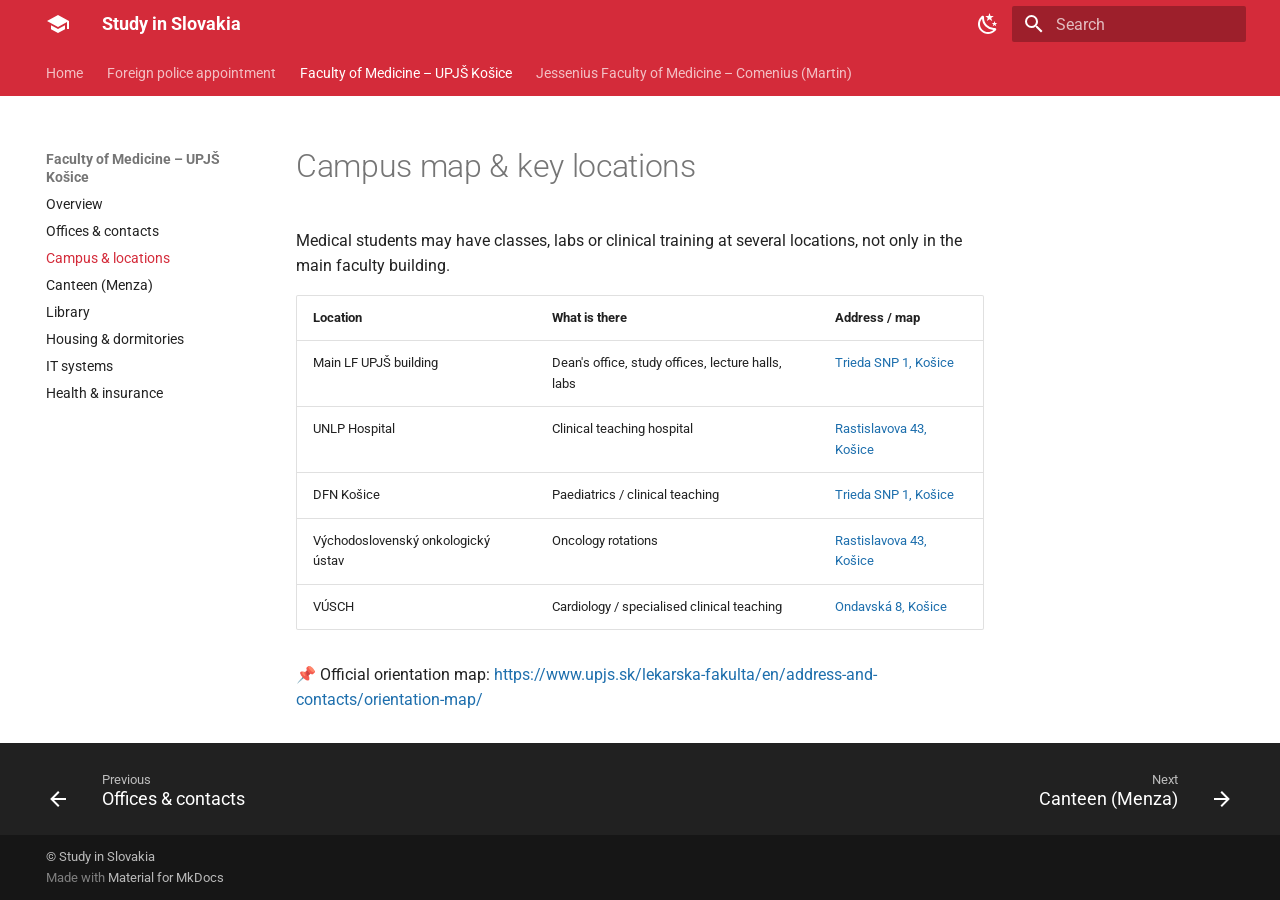
<file: lf-upjs/campus/index.html>
<!doctype html>
<html lang="en" class="no-js">
  <head>
    
      <meta charset="utf-8">
      <meta name="viewport" content="width=device-width,initial-scale=1">
      
        <meta name="description" content="Knowledge base and guides for international students in Slovakia">
      
      
      
        <link rel="canonical" href="https://studyinslovakia.info/lf-upjs/campus/">
      
      
        <link rel="prev" href="../contacts/">
      
      
        <link rel="next" href="../canteen/">
      
      
        
      
      
      <link rel="icon" href="../../assets/images/favicon.png">
      <meta name="generator" content="mkdocs-1.6.1, mkdocs-material-9.7.7">
    
    
      
        <title>Campus & locations - Study in Slovakia</title>
      
    
    
      <link rel="stylesheet" href="../../assets/stylesheets/main.ec1eaa64.min.css">
      
        
        <link rel="stylesheet" href="../../assets/stylesheets/palette.ab4e12ef.min.css">
      
      


    
    
      
    
    
      
        
        
        <link rel="preconnect" href="https://fonts.gstatic.com" crossorigin>
        <link rel="stylesheet" href="https://fonts.googleapis.com/css?family=Roboto:300,300i,400,400i,700,700i%7CRoboto+Mono:400,400i,700,700i&display=fallback">
        <style>:root{--md-text-font:"Roboto";--md-code-font:"Roboto Mono"}</style>
      
    
    
      <link rel="stylesheet" href="../../stylesheets/extra.css">
    
    <script>__md_scope=new URL("../..",location),__md_hash=e=>[...e].reduce(((e,_)=>(e<<5)-e+_.charCodeAt(0)),0),__md_get=(e,_=localStorage,t=__md_scope)=>JSON.parse(_.getItem(t.pathname+"."+e)),__md_set=(e,_,t=localStorage,a=__md_scope)=>{try{t.setItem(a.pathname+"."+e,JSON.stringify(_))}catch(e){}}</script>
    
      

    
    
  </head>
  
  
    
    
      
    
    
    
    
    <body dir="ltr" data-md-color-scheme="default" data-md-color-primary="custom" data-md-color-accent="custom">
  
    
    <input class="md-toggle" data-md-toggle="drawer" type="checkbox" id="__drawer" autocomplete="off">
    <input class="md-toggle" data-md-toggle="search" type="checkbox" id="__search" autocomplete="off">
    <label class="md-overlay" for="__drawer"></label>
    <div data-md-component="skip">
      
        
        <a href="#campus-map-key-locations" class="md-skip">
          Skip to content
        </a>
      
    </div>
    <div data-md-component="announce">
      
    </div>
    
    
      

<header class="md-header" data-md-component="header">
  <nav class="md-header__inner md-grid" aria-label="Header">
    <a href="../.." title="Study in Slovakia" class="md-header__button md-logo" aria-label="Study in Slovakia" data-md-component="logo">
      
  
  <svg xmlns="http://www.w3.org/2000/svg" viewBox="0 0 24 24"><path d="M12 3 1 9l11 6 9-4.91V17h2V9M5 13.18v4L12 21l7-3.82v-4L12 17z"/></svg>

    </a>
    <label class="md-header__button md-icon" for="__drawer">
      
      <svg xmlns="http://www.w3.org/2000/svg" viewBox="0 0 24 24"><path d="M3 6h18v2H3zm0 5h18v2H3zm0 5h18v2H3z"/></svg>
    </label>
    <div class="md-header__title" data-md-component="header-title">
      <div class="md-header__ellipsis">
        <div class="md-header__topic">
          <span class="md-ellipsis">
            Study in Slovakia
          </span>
        </div>
        <div class="md-header__topic" data-md-component="header-topic">
          <span class="md-ellipsis">
            
              Campus & locations
            
          </span>
        </div>
      </div>
    </div>
    
      
        <form class="md-header__option" data-md-component="palette">
  
    
    
    
    <input class="md-option" data-md-color-media="(prefers-color-scheme: light)" data-md-color-scheme="default" data-md-color-primary="custom" data-md-color-accent="custom"  aria-label="Switch to dark mode"  type="radio" name="__palette" id="__palette_0">
    
      <label class="md-header__button md-icon" title="Switch to dark mode" for="__palette_1" hidden>
        <svg xmlns="http://www.w3.org/2000/svg" viewBox="0 0 24 24"><path d="m17.75 4.09-2.53 1.94.91 3.06-2.63-1.81-2.63 1.81.91-3.06-2.53-1.94L12.44 4l1.06-3 1.06 3zm3.5 6.91-1.64 1.25.59 1.98-1.7-1.17-1.7 1.17.59-1.98L15.75 11l2.06-.05L18.5 9l.69 1.95zm-2.28 4.95c.83-.08 1.72 1.1 1.19 1.85-.32.45-.66.87-1.08 1.27C15.17 23 8.84 23 4.94 19.07c-3.91-3.9-3.91-10.24 0-14.14.4-.4.82-.76 1.27-1.08.75-.53 1.93.36 1.85 1.19-.27 2.86.69 5.83 2.89 8.02a9.96 9.96 0 0 0 8.02 2.89m-1.64 2.02a12.08 12.08 0 0 1-7.8-3.47c-2.17-2.19-3.33-5-3.49-7.82-2.81 3.14-2.7 7.96.31 10.98 3.02 3.01 7.84 3.12 10.98.31"/></svg>
      </label>
    
  
    
    
    
    <input class="md-option" data-md-color-media="(prefers-color-scheme: dark)" data-md-color-scheme="slate" data-md-color-primary="custom" data-md-color-accent="custom"  aria-label="Switch to light mode"  type="radio" name="__palette" id="__palette_1">
    
      <label class="md-header__button md-icon" title="Switch to light mode" for="__palette_0" hidden>
        <svg xmlns="http://www.w3.org/2000/svg" viewBox="0 0 24 24"><path d="M12 7a5 5 0 0 1 5 5 5 5 0 0 1-5 5 5 5 0 0 1-5-5 5 5 0 0 1 5-5m0 2a3 3 0 0 0-3 3 3 3 0 0 0 3 3 3 3 0 0 0 3-3 3 3 0 0 0-3-3m0-7 2.39 3.42C13.65 5.15 12.84 5 12 5s-1.65.15-2.39.42zM3.34 7l4.16-.35A7.2 7.2 0 0 0 5.94 8.5c-.44.74-.69 1.5-.83 2.29zm.02 10 1.76-3.77a7.131 7.131 0 0 0 2.38 4.14zM20.65 7l-1.77 3.79a7.02 7.02 0 0 0-2.38-4.15zm-.01 10-4.14.36c.59-.51 1.12-1.14 1.54-1.86.42-.73.69-1.5.83-2.29zM12 22l-2.41-3.44c.74.27 1.55.44 2.41.44.82 0 1.63-.17 2.37-.44z"/></svg>
      </label>
    
  
</form>
      
    
    
      <script>var palette=__md_get("__palette");if(palette&&palette.color){if("(prefers-color-scheme)"===palette.color.media){var media=matchMedia("(prefers-color-scheme: light)"),input=document.querySelector(media.matches?"[data-md-color-media='(prefers-color-scheme: light)']":"[data-md-color-media='(prefers-color-scheme: dark)']");palette.color.media=input.getAttribute("data-md-color-media"),palette.color.scheme=input.getAttribute("data-md-color-scheme"),palette.color.primary=input.getAttribute("data-md-color-primary"),palette.color.accent=input.getAttribute("data-md-color-accent")}for(var[key,value]of Object.entries(palette.color))document.body.setAttribute("data-md-color-"+key,value)}</script>
    
    
    
      
      
        <label class="md-header__button md-icon" for="__search">
          
          <svg xmlns="http://www.w3.org/2000/svg" viewBox="0 0 24 24"><path d="M9.5 3A6.5 6.5 0 0 1 16 9.5c0 1.61-.59 3.09-1.56 4.23l.27.27h.79l5 5-1.5 1.5-5-5v-.79l-.27-.27A6.52 6.52 0 0 1 9.5 16 6.5 6.5 0 0 1 3 9.5 6.5 6.5 0 0 1 9.5 3m0 2C7 5 5 7 5 9.5S7 14 9.5 14 14 12 14 9.5 12 5 9.5 5"/></svg>
        </label>
        <div class="md-search" data-md-component="search" role="dialog">
  <label class="md-search__overlay" for="__search"></label>
  <div class="md-search__inner" role="search">
    <form class="md-search__form" name="search">
      <input type="text" class="md-search__input" name="query" aria-label="Search" placeholder="Search" autocapitalize="off" autocorrect="off" autocomplete="off" spellcheck="false" data-md-component="search-query" required>
      <label class="md-search__icon md-icon" for="__search">
        
        <svg xmlns="http://www.w3.org/2000/svg" viewBox="0 0 24 24"><path d="M9.5 3A6.5 6.5 0 0 1 16 9.5c0 1.61-.59 3.09-1.56 4.23l.27.27h.79l5 5-1.5 1.5-5-5v-.79l-.27-.27A6.52 6.52 0 0 1 9.5 16 6.5 6.5 0 0 1 3 9.5 6.5 6.5 0 0 1 9.5 3m0 2C7 5 5 7 5 9.5S7 14 9.5 14 14 12 14 9.5 12 5 9.5 5"/></svg>
        
        <svg xmlns="http://www.w3.org/2000/svg" viewBox="0 0 24 24"><path d="M20 11v2H8l5.5 5.5-1.42 1.42L4.16 12l7.92-7.92L13.5 5.5 8 11z"/></svg>
      </label>
      <nav class="md-search__options" aria-label="Search">
        
          <a href="javascript:void(0)" class="md-search__icon md-icon" title="Share" aria-label="Share" data-clipboard data-clipboard-text="" data-md-component="search-share" tabindex="-1">
            
            <svg xmlns="http://www.w3.org/2000/svg" viewBox="0 0 24 24"><path d="M18 16.08c-.76 0-1.44.3-1.96.77L8.91 12.7c.05-.23.09-.46.09-.7s-.04-.47-.09-.7l7.05-4.11c.54.5 1.25.81 2.04.81a3 3 0 0 0 3-3 3 3 0 0 0-3-3 3 3 0 0 0-3 3c0 .24.04.47.09.7L8.04 9.81C7.5 9.31 6.79 9 6 9a3 3 0 0 0-3 3 3 3 0 0 0 3 3c.79 0 1.5-.31 2.04-.81l7.12 4.15c-.05.21-.08.43-.08.66 0 1.61 1.31 2.91 2.92 2.91s2.92-1.3 2.92-2.91A2.92 2.92 0 0 0 18 16.08"/></svg>
          </a>
        
        <button type="reset" class="md-search__icon md-icon" title="Clear" aria-label="Clear" tabindex="-1">
          
          <svg xmlns="http://www.w3.org/2000/svg" viewBox="0 0 24 24"><path d="M19 6.41 17.59 5 12 10.59 6.41 5 5 6.41 10.59 12 5 17.59 6.41 19 12 13.41 17.59 19 19 17.59 13.41 12z"/></svg>
        </button>
      </nav>
      
        <div class="md-search__suggest" data-md-component="search-suggest"></div>
      
    </form>
    <div class="md-search__output">
      <div class="md-search__scrollwrap" tabindex="0" data-md-scrollfix>
        <div class="md-search-result" data-md-component="search-result">
          <div class="md-search-result__meta">
            Initializing search
          </div>
          <ol class="md-search-result__list" role="presentation"></ol>
        </div>
      </div>
    </div>
  </div>
</div>
      
    
    
  </nav>
  
</header>
    
    <div class="md-container" data-md-component="container">
      
      
        
          
            
<nav class="md-tabs" aria-label="Tabs" data-md-component="tabs">
  <div class="md-grid">
    <ul class="md-tabs__list">
      
        
  
  
  
  
    <li class="md-tabs__item">
      <a href="../.." class="md-tabs__link">
        
  
  
    
  
  Home

      </a>
    </li>
  

      
        
  
  
  
  
    <li class="md-tabs__item">
      <a href="../../foreign-police/" class="md-tabs__link">
        
  
  
    
  
  Foreign police appointment

      </a>
    </li>
  

      
        
  
  
  
    
  
  
    
    
      <li class="md-tabs__item md-tabs__item--active">
        <a href="../" class="md-tabs__link">
          
  
  
  Faculty of Medicine – UPJŠ Košice

        </a>
      </li>
    
  

      
        
  
  
  
  
    
    
      <li class="md-tabs__item">
        <a href="../../jlf-uk/" class="md-tabs__link">
          
  
  
  Jessenius Faculty of Medicine – Comenius (Martin)

        </a>
      </li>
    
  

      
    </ul>
  </div>
</nav>
          
        
      
      <main class="md-main" data-md-component="main">
        <div class="md-main__inner md-grid">
          
            
              
              <div class="md-sidebar md-sidebar--primary" data-md-component="sidebar" data-md-type="navigation" >
                <div class="md-sidebar__scrollwrap">
                  <div class="md-sidebar__inner">
                    


  


<nav class="md-nav md-nav--primary md-nav--lifted" aria-label="Navigation" data-md-level="0">
  <label class="md-nav__title" for="__drawer">
    <a href="../.." title="Study in Slovakia" class="md-nav__button md-logo" aria-label="Study in Slovakia" data-md-component="logo">
      
  
  <svg xmlns="http://www.w3.org/2000/svg" viewBox="0 0 24 24"><path d="M12 3 1 9l11 6 9-4.91V17h2V9M5 13.18v4L12 21l7-3.82v-4L12 17z"/></svg>

    </a>
    Study in Slovakia
  </label>
  
  <ul class="md-nav__list" data-md-scrollfix>
    
      
      
  
  
  
  
    <li class="md-nav__item">
      <a href="../.." class="md-nav__link">
        
  
  
  <span class="md-ellipsis">
    
  
    Home
  

    
  </span>
  
  

      </a>
    </li>
  

    
      
      
  
  
  
  
    <li class="md-nav__item">
      <a href="../../foreign-police/" class="md-nav__link">
        
  
  
  <span class="md-ellipsis">
    
  
    Foreign police appointment
  

    
  </span>
  
  

      </a>
    </li>
  

    
      
      
  
  
    
  
  
  
    
    
    
    
      
        
        
      
      
        
      
    
    
    <li class="md-nav__item md-nav__item--active md-nav__item--section md-nav__item--nested">
      
        
        
        <input class="md-nav__toggle md-toggle " type="checkbox" id="__nav_3" checked>
        
          
          <label class="md-nav__link" for="__nav_3" id="__nav_3_label" tabindex="">
            
  
  
  <span class="md-ellipsis">
    
  
    Faculty of Medicine – UPJŠ Košice
  

    
  </span>
  
  

            <span class="md-nav__icon md-icon"></span>
          </label>
        
        <nav class="md-nav" data-md-level="1" aria-labelledby="__nav_3_label" aria-expanded="true">
          <label class="md-nav__title" for="__nav_3">
            <span class="md-nav__icon md-icon"></span>
            
  
    Faculty of Medicine – UPJŠ Košice
  

          </label>
          <ul class="md-nav__list" data-md-scrollfix>
            
              
                
  
  
  
  
    <li class="md-nav__item">
      <a href="../" class="md-nav__link">
        
  
  
  <span class="md-ellipsis">
    
  
    Overview
  

    
  </span>
  
  

      </a>
    </li>
  

              
            
              
                
  
  
  
  
    <li class="md-nav__item">
      <a href="../contacts/" class="md-nav__link">
        
  
  
  <span class="md-ellipsis">
    
  
    Offices & contacts
  

    
  </span>
  
  

      </a>
    </li>
  

              
            
              
                
  
  
    
  
  
  
    <li class="md-nav__item md-nav__item--active">
      
      <input class="md-nav__toggle md-toggle" type="checkbox" id="__toc">
      
      
        
      
      
      <a href="./" class="md-nav__link md-nav__link--active">
        
  
  
  <span class="md-ellipsis">
    
  
    Campus & locations
  

    
  </span>
  
  

      </a>
      
    </li>
  

              
            
              
                
  
  
  
  
    <li class="md-nav__item">
      <a href="../canteen/" class="md-nav__link">
        
  
  
  <span class="md-ellipsis">
    
  
    Canteen (Menza)
  

    
  </span>
  
  

      </a>
    </li>
  

              
            
              
                
  
  
  
  
    <li class="md-nav__item">
      <a href="../library/" class="md-nav__link">
        
  
  
  <span class="md-ellipsis">
    
  
    Library
  

    
  </span>
  
  

      </a>
    </li>
  

              
            
              
                
  
  
  
  
    <li class="md-nav__item">
      <a href="../housing/" class="md-nav__link">
        
  
  
  <span class="md-ellipsis">
    
  
    Housing & dormitories
  

    
  </span>
  
  

      </a>
    </li>
  

              
            
              
                
  
  
  
  
    <li class="md-nav__item">
      <a href="../it-systems/" class="md-nav__link">
        
  
  
  <span class="md-ellipsis">
    
  
    IT systems
  

    
  </span>
  
  

      </a>
    </li>
  

              
            
              
                
  
  
  
  
    <li class="md-nav__item">
      <a href="../health/" class="md-nav__link">
        
  
  
  <span class="md-ellipsis">
    
  
    Health & insurance
  

    
  </span>
  
  

      </a>
    </li>
  

              
            
          </ul>
        </nav>
      
    </li>
  

    
      
      
  
  
  
  
    
    
    
    
      
      
        
      
    
    
    <li class="md-nav__item md-nav__item--nested">
      
        
        
        <input class="md-nav__toggle md-toggle " type="checkbox" id="__nav_4" >
        
          
          <label class="md-nav__link" for="__nav_4" id="__nav_4_label" tabindex="0">
            
  
  
  <span class="md-ellipsis">
    
  
    Jessenius Faculty of Medicine – Comenius (Martin)
  

    
  </span>
  
  

            <span class="md-nav__icon md-icon"></span>
          </label>
        
        <nav class="md-nav" data-md-level="1" aria-labelledby="__nav_4_label" aria-expanded="false">
          <label class="md-nav__title" for="__nav_4">
            <span class="md-nav__icon md-icon"></span>
            
  
    Jessenius Faculty of Medicine – Comenius (Martin)
  

          </label>
          <ul class="md-nav__list" data-md-scrollfix>
            
              
                
  
  
  
  
    <li class="md-nav__item">
      <a href="../../jlf-uk/" class="md-nav__link">
        
  
  
  <span class="md-ellipsis">
    
  
    First-year enrolment
  

    
  </span>
  
  

      </a>
    </li>
  

              
            
          </ul>
        </nav>
      
    </li>
  

    
  </ul>
</nav>
                  </div>
                </div>
              </div>
            
            
              
              <div class="md-sidebar md-sidebar--secondary" data-md-component="sidebar" data-md-type="toc" >
                <div class="md-sidebar__scrollwrap">
                  <div class="md-sidebar__inner">
                    

<nav class="md-nav md-nav--secondary" aria-label="Table of contents">
  
  
  
    
  
  
</nav>
                  </div>
                </div>
              </div>
            
          
          
            <div class="md-content" data-md-component="content">
              
              <article class="md-content__inner md-typeset">
                
                  



<h1 id="campus-map-key-locations">Campus map &amp; key locations<a class="headerlink" href="#campus-map-key-locations" title="Permanent link">&para;</a></h1>
<p>Medical students may have classes, labs or clinical training at several
locations, not only in the main faculty building.</p>
<table>
<thead>
<tr>
<th>Location</th>
<th>What is there</th>
<th>Address / map</th>
</tr>
</thead>
<tbody>
<tr>
<td>Main LF UPJŠ building</td>
<td>Dean's office, study offices, lecture halls, labs</td>
<td><a href="https://www.google.com/maps/search/?api=1&amp;query=Trieda%20SNP%201%2C%20Ko%C5%A1ice">Trieda SNP 1, Košice</a></td>
</tr>
<tr>
<td>UNLP Hospital</td>
<td>Clinical teaching hospital</td>
<td><a href="https://www.google.com/maps/search/?api=1&amp;query=Rastislavova%2043%2C%20Ko%C5%A1ice">Rastislavova 43, Košice</a></td>
</tr>
<tr>
<td>DFN Košice</td>
<td>Paediatrics / clinical teaching</td>
<td><a href="https://www.google.com/maps/search/?api=1&amp;query=Trieda%20SNP%201%2C%20Ko%C5%A1ice">Trieda SNP 1, Košice</a></td>
</tr>
<tr>
<td>Východoslovenský onkologický ústav</td>
<td>Oncology rotations</td>
<td><a href="https://www.google.com/maps/search/?api=1&amp;query=Rastislavova%2043%2C%20Ko%C5%A1ice">Rastislavova 43, Košice</a></td>
</tr>
<tr>
<td>VÚSCH</td>
<td>Cardiology / specialised clinical teaching</td>
<td><a href="https://www.google.com/maps/search/?api=1&amp;query=Ondavsk%C3%A1%208%2C%20Ko%C5%A1ice">Ondavská 8, Košice</a></td>
</tr>
</tbody>
</table>
<p>📌 Official orientation map:
<a href="https://www.upjs.sk/lekarska-fakulta/en/address-and-contacts/orientation-map/">https://www.upjs.sk/lekarska-fakulta/en/address-and-contacts/orientation-map/</a></p>












                
              </article>
            </div>
          
          
<script>var target=document.getElementById(location.hash.slice(1));target&&target.name&&(target.checked=target.name.startsWith("__tabbed_"))</script>
        </div>
        
          <button type="button" class="md-top md-icon" data-md-component="top" hidden>
  
  <svg xmlns="http://www.w3.org/2000/svg" viewBox="0 0 24 24"><path d="M13 20h-2V8l-5.5 5.5-1.42-1.42L12 4.16l7.92 7.92-1.42 1.42L13 8z"/></svg>
  Back to top
</button>
        
      </main>
      
        <footer class="md-footer">
  
    
      
      <nav class="md-footer__inner md-grid" aria-label="Footer" >
        
          
          <a href="../contacts/" class="md-footer__link md-footer__link--prev" aria-label="Previous: Offices &amp; contacts">
            <div class="md-footer__button md-icon">
              
              <svg xmlns="http://www.w3.org/2000/svg" viewBox="0 0 24 24"><path d="M20 11v2H8l5.5 5.5-1.42 1.42L4.16 12l7.92-7.92L13.5 5.5 8 11z"/></svg>
            </div>
            <div class="md-footer__title">
              <span class="md-footer__direction">
                Previous
              </span>
              <div class="md-ellipsis">
                Offices & contacts
              </div>
            </div>
          </a>
        
        
          
          <a href="../canteen/" class="md-footer__link md-footer__link--next" aria-label="Next: Canteen (Menza)">
            <div class="md-footer__title">
              <span class="md-footer__direction">
                Next
              </span>
              <div class="md-ellipsis">
                Canteen (Menza)
              </div>
            </div>
            <div class="md-footer__button md-icon">
              
              <svg xmlns="http://www.w3.org/2000/svg" viewBox="0 0 24 24"><path d="M4 11v2h12l-5.5 5.5 1.42 1.42L19.84 12l-7.92-7.92L10.5 5.5 16 11z"/></svg>
            </div>
          </a>
        
      </nav>
    
  
  <div class="md-footer-meta md-typeset">
    <div class="md-footer-meta__inner md-grid">
      <div class="md-copyright">
  
    <div class="md-copyright__highlight">
      © Study in Slovakia
    </div>
  
  
    Made with
    <a href="https://squidfunk.github.io/mkdocs-material/" target="_blank" rel="noopener">
      Material for MkDocs
    </a>
  
</div>
      
    </div>
  </div>
</footer>
      
    </div>
    <div class="md-dialog" data-md-component="dialog">
      <div class="md-dialog__inner md-typeset"></div>
    </div>
    
    
    
      
      
      <script id="__config" type="application/json">{"annotate": null, "base": "../..", "features": ["navigation.tabs", "navigation.sections", "navigation.top", "navigation.instant", "navigation.footer", "search.suggest", "search.highlight", "search.share", "content.code.copy", "toc.follow"], "search": "../../assets/javascripts/workers/search.2c215733.min.js", "tags": null, "translations": {"clipboard.copied": "Copied to clipboard", "clipboard.copy": "Copy to clipboard", "search.result.more.one": "1 more on this page", "search.result.more.other": "# more on this page", "search.result.none": "No matching documents", "search.result.one": "1 matching document", "search.result.other": "# matching documents", "search.result.placeholder": "Type to start searching", "search.result.term.missing": "Missing", "select.version": "Select version"}, "version": null}</script>
    
    
      <script src="../../assets/javascripts/bundle.d7400e89.min.js"></script>
      
    
  </body>
</html>
</file>
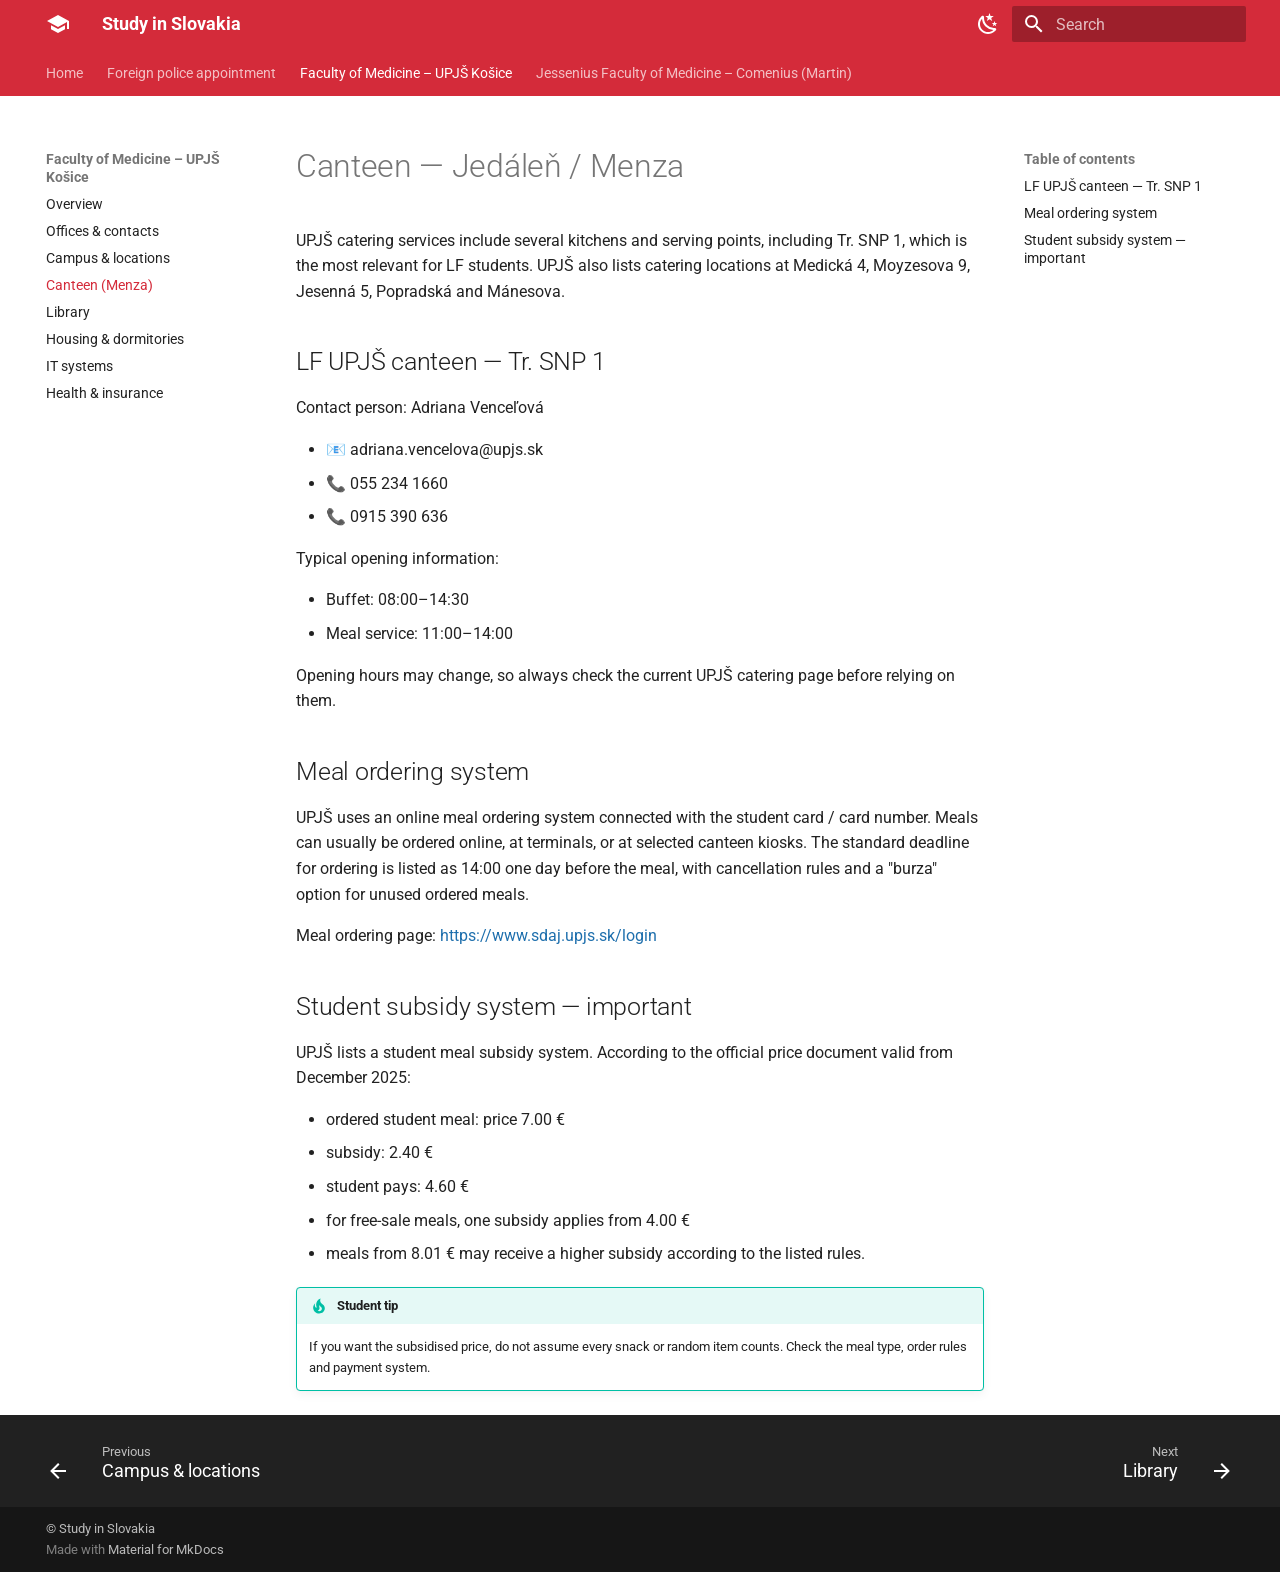
<file: lf-upjs/canteen/index.html>
<!doctype html>
<html lang="en" class="no-js">
  <head>
    
      <meta charset="utf-8">
      <meta name="viewport" content="width=device-width,initial-scale=1">
      
        <meta name="description" content="Knowledge base and guides for international students in Slovakia">
      
      
      
        <link rel="canonical" href="https://studyinslovakia.info/lf-upjs/canteen/">
      
      
        <link rel="prev" href="../campus/">
      
      
        <link rel="next" href="../library/">
      
      
        
      
      
      <link rel="icon" href="../../assets/images/favicon.png">
      <meta name="generator" content="mkdocs-1.6.1, mkdocs-material-9.7.7">
    
    
      
        <title>Canteen (Menza) - Study in Slovakia</title>
      
    
    
      <link rel="stylesheet" href="../../assets/stylesheets/main.ec1eaa64.min.css">
      
        
        <link rel="stylesheet" href="../../assets/stylesheets/palette.ab4e12ef.min.css">
      
      


    
    
      
    
    
      
        
        
        <link rel="preconnect" href="https://fonts.gstatic.com" crossorigin>
        <link rel="stylesheet" href="https://fonts.googleapis.com/css?family=Roboto:300,300i,400,400i,700,700i%7CRoboto+Mono:400,400i,700,700i&display=fallback">
        <style>:root{--md-text-font:"Roboto";--md-code-font:"Roboto Mono"}</style>
      
    
    
      <link rel="stylesheet" href="../../stylesheets/extra.css">
    
    <script>__md_scope=new URL("../..",location),__md_hash=e=>[...e].reduce(((e,_)=>(e<<5)-e+_.charCodeAt(0)),0),__md_get=(e,_=localStorage,t=__md_scope)=>JSON.parse(_.getItem(t.pathname+"."+e)),__md_set=(e,_,t=localStorage,a=__md_scope)=>{try{t.setItem(a.pathname+"."+e,JSON.stringify(_))}catch(e){}}</script>
    
      

    
    
  </head>
  
  
    
    
      
    
    
    
    
    <body dir="ltr" data-md-color-scheme="default" data-md-color-primary="custom" data-md-color-accent="custom">
  
    
    <input class="md-toggle" data-md-toggle="drawer" type="checkbox" id="__drawer" autocomplete="off">
    <input class="md-toggle" data-md-toggle="search" type="checkbox" id="__search" autocomplete="off">
    <label class="md-overlay" for="__drawer"></label>
    <div data-md-component="skip">
      
        
        <a href="#canteen-jedalen-menza" class="md-skip">
          Skip to content
        </a>
      
    </div>
    <div data-md-component="announce">
      
    </div>
    
    
      

<header class="md-header" data-md-component="header">
  <nav class="md-header__inner md-grid" aria-label="Header">
    <a href="../.." title="Study in Slovakia" class="md-header__button md-logo" aria-label="Study in Slovakia" data-md-component="logo">
      
  
  <svg xmlns="http://www.w3.org/2000/svg" viewBox="0 0 24 24"><path d="M12 3 1 9l11 6 9-4.91V17h2V9M5 13.18v4L12 21l7-3.82v-4L12 17z"/></svg>

    </a>
    <label class="md-header__button md-icon" for="__drawer">
      
      <svg xmlns="http://www.w3.org/2000/svg" viewBox="0 0 24 24"><path d="M3 6h18v2H3zm0 5h18v2H3zm0 5h18v2H3z"/></svg>
    </label>
    <div class="md-header__title" data-md-component="header-title">
      <div class="md-header__ellipsis">
        <div class="md-header__topic">
          <span class="md-ellipsis">
            Study in Slovakia
          </span>
        </div>
        <div class="md-header__topic" data-md-component="header-topic">
          <span class="md-ellipsis">
            
              Canteen (Menza)
            
          </span>
        </div>
      </div>
    </div>
    
      
        <form class="md-header__option" data-md-component="palette">
  
    
    
    
    <input class="md-option" data-md-color-media="(prefers-color-scheme: light)" data-md-color-scheme="default" data-md-color-primary="custom" data-md-color-accent="custom"  aria-label="Switch to dark mode"  type="radio" name="__palette" id="__palette_0">
    
      <label class="md-header__button md-icon" title="Switch to dark mode" for="__palette_1" hidden>
        <svg xmlns="http://www.w3.org/2000/svg" viewBox="0 0 24 24"><path d="m17.75 4.09-2.53 1.94.91 3.06-2.63-1.81-2.63 1.81.91-3.06-2.53-1.94L12.44 4l1.06-3 1.06 3zm3.5 6.91-1.64 1.25.59 1.98-1.7-1.17-1.7 1.17.59-1.98L15.75 11l2.06-.05L18.5 9l.69 1.95zm-2.28 4.95c.83-.08 1.72 1.1 1.19 1.85-.32.45-.66.87-1.08 1.27C15.17 23 8.84 23 4.94 19.07c-3.91-3.9-3.91-10.24 0-14.14.4-.4.82-.76 1.27-1.08.75-.53 1.93.36 1.85 1.19-.27 2.86.69 5.83 2.89 8.02a9.96 9.96 0 0 0 8.02 2.89m-1.64 2.02a12.08 12.08 0 0 1-7.8-3.47c-2.17-2.19-3.33-5-3.49-7.82-2.81 3.14-2.7 7.96.31 10.98 3.02 3.01 7.84 3.12 10.98.31"/></svg>
      </label>
    
  
    
    
    
    <input class="md-option" data-md-color-media="(prefers-color-scheme: dark)" data-md-color-scheme="slate" data-md-color-primary="custom" data-md-color-accent="custom"  aria-label="Switch to light mode"  type="radio" name="__palette" id="__palette_1">
    
      <label class="md-header__button md-icon" title="Switch to light mode" for="__palette_0" hidden>
        <svg xmlns="http://www.w3.org/2000/svg" viewBox="0 0 24 24"><path d="M12 7a5 5 0 0 1 5 5 5 5 0 0 1-5 5 5 5 0 0 1-5-5 5 5 0 0 1 5-5m0 2a3 3 0 0 0-3 3 3 3 0 0 0 3 3 3 3 0 0 0 3-3 3 3 0 0 0-3-3m0-7 2.39 3.42C13.65 5.15 12.84 5 12 5s-1.65.15-2.39.42zM3.34 7l4.16-.35A7.2 7.2 0 0 0 5.94 8.5c-.44.74-.69 1.5-.83 2.29zm.02 10 1.76-3.77a7.131 7.131 0 0 0 2.38 4.14zM20.65 7l-1.77 3.79a7.02 7.02 0 0 0-2.38-4.15zm-.01 10-4.14.36c.59-.51 1.12-1.14 1.54-1.86.42-.73.69-1.5.83-2.29zM12 22l-2.41-3.44c.74.27 1.55.44 2.41.44.82 0 1.63-.17 2.37-.44z"/></svg>
      </label>
    
  
</form>
      
    
    
      <script>var palette=__md_get("__palette");if(palette&&palette.color){if("(prefers-color-scheme)"===palette.color.media){var media=matchMedia("(prefers-color-scheme: light)"),input=document.querySelector(media.matches?"[data-md-color-media='(prefers-color-scheme: light)']":"[data-md-color-media='(prefers-color-scheme: dark)']");palette.color.media=input.getAttribute("data-md-color-media"),palette.color.scheme=input.getAttribute("data-md-color-scheme"),palette.color.primary=input.getAttribute("data-md-color-primary"),palette.color.accent=input.getAttribute("data-md-color-accent")}for(var[key,value]of Object.entries(palette.color))document.body.setAttribute("data-md-color-"+key,value)}</script>
    
    
    
      
      
        <label class="md-header__button md-icon" for="__search">
          
          <svg xmlns="http://www.w3.org/2000/svg" viewBox="0 0 24 24"><path d="M9.5 3A6.5 6.5 0 0 1 16 9.5c0 1.61-.59 3.09-1.56 4.23l.27.27h.79l5 5-1.5 1.5-5-5v-.79l-.27-.27A6.52 6.52 0 0 1 9.5 16 6.5 6.5 0 0 1 3 9.5 6.5 6.5 0 0 1 9.5 3m0 2C7 5 5 7 5 9.5S7 14 9.5 14 14 12 14 9.5 12 5 9.5 5"/></svg>
        </label>
        <div class="md-search" data-md-component="search" role="dialog">
  <label class="md-search__overlay" for="__search"></label>
  <div class="md-search__inner" role="search">
    <form class="md-search__form" name="search">
      <input type="text" class="md-search__input" name="query" aria-label="Search" placeholder="Search" autocapitalize="off" autocorrect="off" autocomplete="off" spellcheck="false" data-md-component="search-query" required>
      <label class="md-search__icon md-icon" for="__search">
        
        <svg xmlns="http://www.w3.org/2000/svg" viewBox="0 0 24 24"><path d="M9.5 3A6.5 6.5 0 0 1 16 9.5c0 1.61-.59 3.09-1.56 4.23l.27.27h.79l5 5-1.5 1.5-5-5v-.79l-.27-.27A6.52 6.52 0 0 1 9.5 16 6.5 6.5 0 0 1 3 9.5 6.5 6.5 0 0 1 9.5 3m0 2C7 5 5 7 5 9.5S7 14 9.5 14 14 12 14 9.5 12 5 9.5 5"/></svg>
        
        <svg xmlns="http://www.w3.org/2000/svg" viewBox="0 0 24 24"><path d="M20 11v2H8l5.5 5.5-1.42 1.42L4.16 12l7.92-7.92L13.5 5.5 8 11z"/></svg>
      </label>
      <nav class="md-search__options" aria-label="Search">
        
          <a href="javascript:void(0)" class="md-search__icon md-icon" title="Share" aria-label="Share" data-clipboard data-clipboard-text="" data-md-component="search-share" tabindex="-1">
            
            <svg xmlns="http://www.w3.org/2000/svg" viewBox="0 0 24 24"><path d="M18 16.08c-.76 0-1.44.3-1.96.77L8.91 12.7c.05-.23.09-.46.09-.7s-.04-.47-.09-.7l7.05-4.11c.54.5 1.25.81 2.04.81a3 3 0 0 0 3-3 3 3 0 0 0-3-3 3 3 0 0 0-3 3c0 .24.04.47.09.7L8.04 9.81C7.5 9.31 6.79 9 6 9a3 3 0 0 0-3 3 3 3 0 0 0 3 3c.79 0 1.5-.31 2.04-.81l7.12 4.15c-.05.21-.08.43-.08.66 0 1.61 1.31 2.91 2.92 2.91s2.92-1.3 2.92-2.91A2.92 2.92 0 0 0 18 16.08"/></svg>
          </a>
        
        <button type="reset" class="md-search__icon md-icon" title="Clear" aria-label="Clear" tabindex="-1">
          
          <svg xmlns="http://www.w3.org/2000/svg" viewBox="0 0 24 24"><path d="M19 6.41 17.59 5 12 10.59 6.41 5 5 6.41 10.59 12 5 17.59 6.41 19 12 13.41 17.59 19 19 17.59 13.41 12z"/></svg>
        </button>
      </nav>
      
        <div class="md-search__suggest" data-md-component="search-suggest"></div>
      
    </form>
    <div class="md-search__output">
      <div class="md-search__scrollwrap" tabindex="0" data-md-scrollfix>
        <div class="md-search-result" data-md-component="search-result">
          <div class="md-search-result__meta">
            Initializing search
          </div>
          <ol class="md-search-result__list" role="presentation"></ol>
        </div>
      </div>
    </div>
  </div>
</div>
      
    
    
  </nav>
  
</header>
    
    <div class="md-container" data-md-component="container">
      
      
        
          
            
<nav class="md-tabs" aria-label="Tabs" data-md-component="tabs">
  <div class="md-grid">
    <ul class="md-tabs__list">
      
        
  
  
  
  
    <li class="md-tabs__item">
      <a href="../.." class="md-tabs__link">
        
  
  
    
  
  Home

      </a>
    </li>
  

      
        
  
  
  
  
    <li class="md-tabs__item">
      <a href="../../foreign-police/" class="md-tabs__link">
        
  
  
    
  
  Foreign police appointment

      </a>
    </li>
  

      
        
  
  
  
    
  
  
    
    
      <li class="md-tabs__item md-tabs__item--active">
        <a href="../" class="md-tabs__link">
          
  
  
  Faculty of Medicine – UPJŠ Košice

        </a>
      </li>
    
  

      
        
  
  
  
  
    
    
      <li class="md-tabs__item">
        <a href="../../jlf-uk/" class="md-tabs__link">
          
  
  
  Jessenius Faculty of Medicine – Comenius (Martin)

        </a>
      </li>
    
  

      
    </ul>
  </div>
</nav>
          
        
      
      <main class="md-main" data-md-component="main">
        <div class="md-main__inner md-grid">
          
            
              
              <div class="md-sidebar md-sidebar--primary" data-md-component="sidebar" data-md-type="navigation" >
                <div class="md-sidebar__scrollwrap">
                  <div class="md-sidebar__inner">
                    


  


<nav class="md-nav md-nav--primary md-nav--lifted" aria-label="Navigation" data-md-level="0">
  <label class="md-nav__title" for="__drawer">
    <a href="../.." title="Study in Slovakia" class="md-nav__button md-logo" aria-label="Study in Slovakia" data-md-component="logo">
      
  
  <svg xmlns="http://www.w3.org/2000/svg" viewBox="0 0 24 24"><path d="M12 3 1 9l11 6 9-4.91V17h2V9M5 13.18v4L12 21l7-3.82v-4L12 17z"/></svg>

    </a>
    Study in Slovakia
  </label>
  
  <ul class="md-nav__list" data-md-scrollfix>
    
      
      
  
  
  
  
    <li class="md-nav__item">
      <a href="../.." class="md-nav__link">
        
  
  
  <span class="md-ellipsis">
    
  
    Home
  

    
  </span>
  
  

      </a>
    </li>
  

    
      
      
  
  
  
  
    <li class="md-nav__item">
      <a href="../../foreign-police/" class="md-nav__link">
        
  
  
  <span class="md-ellipsis">
    
  
    Foreign police appointment
  

    
  </span>
  
  

      </a>
    </li>
  

    
      
      
  
  
    
  
  
  
    
    
    
    
      
        
        
      
      
        
      
    
    
    <li class="md-nav__item md-nav__item--active md-nav__item--section md-nav__item--nested">
      
        
        
        <input class="md-nav__toggle md-toggle " type="checkbox" id="__nav_3" checked>
        
          
          <label class="md-nav__link" for="__nav_3" id="__nav_3_label" tabindex="">
            
  
  
  <span class="md-ellipsis">
    
  
    Faculty of Medicine – UPJŠ Košice
  

    
  </span>
  
  

            <span class="md-nav__icon md-icon"></span>
          </label>
        
        <nav class="md-nav" data-md-level="1" aria-labelledby="__nav_3_label" aria-expanded="true">
          <label class="md-nav__title" for="__nav_3">
            <span class="md-nav__icon md-icon"></span>
            
  
    Faculty of Medicine – UPJŠ Košice
  

          </label>
          <ul class="md-nav__list" data-md-scrollfix>
            
              
                
  
  
  
  
    <li class="md-nav__item">
      <a href="../" class="md-nav__link">
        
  
  
  <span class="md-ellipsis">
    
  
    Overview
  

    
  </span>
  
  

      </a>
    </li>
  

              
            
              
                
  
  
  
  
    <li class="md-nav__item">
      <a href="../contacts/" class="md-nav__link">
        
  
  
  <span class="md-ellipsis">
    
  
    Offices & contacts
  

    
  </span>
  
  

      </a>
    </li>
  

              
            
              
                
  
  
  
  
    <li class="md-nav__item">
      <a href="../campus/" class="md-nav__link">
        
  
  
  <span class="md-ellipsis">
    
  
    Campus & locations
  

    
  </span>
  
  

      </a>
    </li>
  

              
            
              
                
  
  
    
  
  
  
    <li class="md-nav__item md-nav__item--active">
      
      <input class="md-nav__toggle md-toggle" type="checkbox" id="__toc">
      
      
        
      
      
        <label class="md-nav__link md-nav__link--active" for="__toc">
          
  
  
  <span class="md-ellipsis">
    
  
    Canteen (Menza)
  

    
  </span>
  
  

          <span class="md-nav__icon md-icon"></span>
        </label>
      
      <a href="./" class="md-nav__link md-nav__link--active">
        
  
  
  <span class="md-ellipsis">
    
  
    Canteen (Menza)
  

    
  </span>
  
  

      </a>
      
        

<nav class="md-nav md-nav--secondary" aria-label="Table of contents">
  
  
  
    
  
  
    <label class="md-nav__title" for="__toc">
      <span class="md-nav__icon md-icon"></span>
      Table of contents
    </label>
    <ul class="md-nav__list" data-md-component="toc" data-md-scrollfix>
      
        <li class="md-nav__item">
  <a href="#lf-upjs-canteen-tr-snp-1" class="md-nav__link">
    <span class="md-ellipsis">
      
        LF UPJŠ canteen — Tr. SNP 1
      
    </span>
  </a>
  
</li>
      
        <li class="md-nav__item">
  <a href="#meal-ordering-system" class="md-nav__link">
    <span class="md-ellipsis">
      
        Meal ordering system
      
    </span>
  </a>
  
</li>
      
        <li class="md-nav__item">
  <a href="#student-subsidy-system-important" class="md-nav__link">
    <span class="md-ellipsis">
      
        Student subsidy system — important
      
    </span>
  </a>
  
</li>
      
    </ul>
  
</nav>
      
    </li>
  

              
            
              
                
  
  
  
  
    <li class="md-nav__item">
      <a href="../library/" class="md-nav__link">
        
  
  
  <span class="md-ellipsis">
    
  
    Library
  

    
  </span>
  
  

      </a>
    </li>
  

              
            
              
                
  
  
  
  
    <li class="md-nav__item">
      <a href="../housing/" class="md-nav__link">
        
  
  
  <span class="md-ellipsis">
    
  
    Housing & dormitories
  

    
  </span>
  
  

      </a>
    </li>
  

              
            
              
                
  
  
  
  
    <li class="md-nav__item">
      <a href="../it-systems/" class="md-nav__link">
        
  
  
  <span class="md-ellipsis">
    
  
    IT systems
  

    
  </span>
  
  

      </a>
    </li>
  

              
            
              
                
  
  
  
  
    <li class="md-nav__item">
      <a href="../health/" class="md-nav__link">
        
  
  
  <span class="md-ellipsis">
    
  
    Health & insurance
  

    
  </span>
  
  

      </a>
    </li>
  

              
            
          </ul>
        </nav>
      
    </li>
  

    
      
      
  
  
  
  
    
    
    
    
      
      
        
      
    
    
    <li class="md-nav__item md-nav__item--nested">
      
        
        
        <input class="md-nav__toggle md-toggle " type="checkbox" id="__nav_4" >
        
          
          <label class="md-nav__link" for="__nav_4" id="__nav_4_label" tabindex="0">
            
  
  
  <span class="md-ellipsis">
    
  
    Jessenius Faculty of Medicine – Comenius (Martin)
  

    
  </span>
  
  

            <span class="md-nav__icon md-icon"></span>
          </label>
        
        <nav class="md-nav" data-md-level="1" aria-labelledby="__nav_4_label" aria-expanded="false">
          <label class="md-nav__title" for="__nav_4">
            <span class="md-nav__icon md-icon"></span>
            
  
    Jessenius Faculty of Medicine – Comenius (Martin)
  

          </label>
          <ul class="md-nav__list" data-md-scrollfix>
            
              
                
  
  
  
  
    <li class="md-nav__item">
      <a href="../../jlf-uk/" class="md-nav__link">
        
  
  
  <span class="md-ellipsis">
    
  
    First-year enrolment
  

    
  </span>
  
  

      </a>
    </li>
  

              
            
          </ul>
        </nav>
      
    </li>
  

    
  </ul>
</nav>
                  </div>
                </div>
              </div>
            
            
              
              <div class="md-sidebar md-sidebar--secondary" data-md-component="sidebar" data-md-type="toc" >
                <div class="md-sidebar__scrollwrap">
                  <div class="md-sidebar__inner">
                    

<nav class="md-nav md-nav--secondary" aria-label="Table of contents">
  
  
  
    
  
  
    <label class="md-nav__title" for="__toc">
      <span class="md-nav__icon md-icon"></span>
      Table of contents
    </label>
    <ul class="md-nav__list" data-md-component="toc" data-md-scrollfix>
      
        <li class="md-nav__item">
  <a href="#lf-upjs-canteen-tr-snp-1" class="md-nav__link">
    <span class="md-ellipsis">
      
        LF UPJŠ canteen — Tr. SNP 1
      
    </span>
  </a>
  
</li>
      
        <li class="md-nav__item">
  <a href="#meal-ordering-system" class="md-nav__link">
    <span class="md-ellipsis">
      
        Meal ordering system
      
    </span>
  </a>
  
</li>
      
        <li class="md-nav__item">
  <a href="#student-subsidy-system-important" class="md-nav__link">
    <span class="md-ellipsis">
      
        Student subsidy system — important
      
    </span>
  </a>
  
</li>
      
    </ul>
  
</nav>
                  </div>
                </div>
              </div>
            
          
          
            <div class="md-content" data-md-component="content">
              
              <article class="md-content__inner md-typeset">
                
                  



<h1 id="canteen-jedalen-menza">Canteen — Jedáleň / Menza<a class="headerlink" href="#canteen-jedalen-menza" title="Permanent link">&para;</a></h1>
<p>UPJŠ catering services include several kitchens and serving points, including
Tr. SNP 1, which is the most relevant for LF students. UPJŠ also lists catering
locations at Medická 4, Moyzesova 9, Jesenná 5, Popradská and Mánesova.</p>
<h2 id="lf-upjs-canteen-tr-snp-1">LF UPJŠ canteen — Tr. SNP 1<a class="headerlink" href="#lf-upjs-canteen-tr-snp-1" title="Permanent link">&para;</a></h2>
<p>Contact person: Adriana Venceľová</p>
<ul>
<li>📧 adriana.vencelova@upjs.sk</li>
<li>📞 055 234 1660</li>
<li>📞 0915 390 636</li>
</ul>
<p>Typical opening information:</p>
<ul>
<li>Buffet: 08:00–14:30</li>
<li>Meal service: 11:00–14:00</li>
</ul>
<p>Opening hours may change, so always check the current UPJŠ catering page before
relying on them.</p>
<h2 id="meal-ordering-system">Meal ordering system<a class="headerlink" href="#meal-ordering-system" title="Permanent link">&para;</a></h2>
<p>UPJŠ uses an online meal ordering system connected with the student card / card
number. Meals can usually be ordered online, at terminals, or at selected
canteen kiosks. The standard deadline for ordering is listed as 14:00 one day
before the meal, with cancellation rules and a "burza" option for unused ordered
meals.</p>
<p>Meal ordering page: <a href="https://www.sdaj.upjs.sk/login">https://www.sdaj.upjs.sk/login</a></p>
<h2 id="student-subsidy-system-important">Student subsidy system — important<a class="headerlink" href="#student-subsidy-system-important" title="Permanent link">&para;</a></h2>
<p>UPJŠ lists a student meal subsidy system. According to the official price
document valid from December 2025:</p>
<ul>
<li>ordered student meal: price 7.00 €</li>
<li>subsidy: 2.40 €</li>
<li>student pays: 4.60 €</li>
<li>for free-sale meals, one subsidy applies from 4.00 €</li>
<li>meals from 8.01 € may receive a higher subsidy according to the listed rules.</li>
</ul>
<div class="admonition tip">
<p class="admonition-title">Student tip</p>
<p>If you want the subsidised price, do not assume every snack or random item
counts. Check the meal type, order rules and payment system.</p>
</div>












                
              </article>
            </div>
          
          
<script>var target=document.getElementById(location.hash.slice(1));target&&target.name&&(target.checked=target.name.startsWith("__tabbed_"))</script>
        </div>
        
          <button type="button" class="md-top md-icon" data-md-component="top" hidden>
  
  <svg xmlns="http://www.w3.org/2000/svg" viewBox="0 0 24 24"><path d="M13 20h-2V8l-5.5 5.5-1.42-1.42L12 4.16l7.92 7.92-1.42 1.42L13 8z"/></svg>
  Back to top
</button>
        
      </main>
      
        <footer class="md-footer">
  
    
      
      <nav class="md-footer__inner md-grid" aria-label="Footer" >
        
          
          <a href="../campus/" class="md-footer__link md-footer__link--prev" aria-label="Previous: Campus &amp; locations">
            <div class="md-footer__button md-icon">
              
              <svg xmlns="http://www.w3.org/2000/svg" viewBox="0 0 24 24"><path d="M20 11v2H8l5.5 5.5-1.42 1.42L4.16 12l7.92-7.92L13.5 5.5 8 11z"/></svg>
            </div>
            <div class="md-footer__title">
              <span class="md-footer__direction">
                Previous
              </span>
              <div class="md-ellipsis">
                Campus & locations
              </div>
            </div>
          </a>
        
        
          
          <a href="../library/" class="md-footer__link md-footer__link--next" aria-label="Next: Library">
            <div class="md-footer__title">
              <span class="md-footer__direction">
                Next
              </span>
              <div class="md-ellipsis">
                Library
              </div>
            </div>
            <div class="md-footer__button md-icon">
              
              <svg xmlns="http://www.w3.org/2000/svg" viewBox="0 0 24 24"><path d="M4 11v2h12l-5.5 5.5 1.42 1.42L19.84 12l-7.92-7.92L10.5 5.5 16 11z"/></svg>
            </div>
          </a>
        
      </nav>
    
  
  <div class="md-footer-meta md-typeset">
    <div class="md-footer-meta__inner md-grid">
      <div class="md-copyright">
  
    <div class="md-copyright__highlight">
      © Study in Slovakia
    </div>
  
  
    Made with
    <a href="https://squidfunk.github.io/mkdocs-material/" target="_blank" rel="noopener">
      Material for MkDocs
    </a>
  
</div>
      
    </div>
  </div>
</footer>
      
    </div>
    <div class="md-dialog" data-md-component="dialog">
      <div class="md-dialog__inner md-typeset"></div>
    </div>
    
    
    
      
      
      <script id="__config" type="application/json">{"annotate": null, "base": "../..", "features": ["navigation.tabs", "navigation.sections", "navigation.top", "navigation.instant", "navigation.footer", "search.suggest", "search.highlight", "search.share", "content.code.copy", "toc.follow"], "search": "../../assets/javascripts/workers/search.2c215733.min.js", "tags": null, "translations": {"clipboard.copied": "Copied to clipboard", "clipboard.copy": "Copy to clipboard", "search.result.more.one": "1 more on this page", "search.result.more.other": "# more on this page", "search.result.none": "No matching documents", "search.result.one": "1 matching document", "search.result.other": "# matching documents", "search.result.placeholder": "Type to start searching", "search.result.term.missing": "Missing", "select.version": "Select version"}, "version": null}</script>
    
    
      <script src="../../assets/javascripts/bundle.d7400e89.min.js"></script>
      
    
  </body>
</html>
</file>
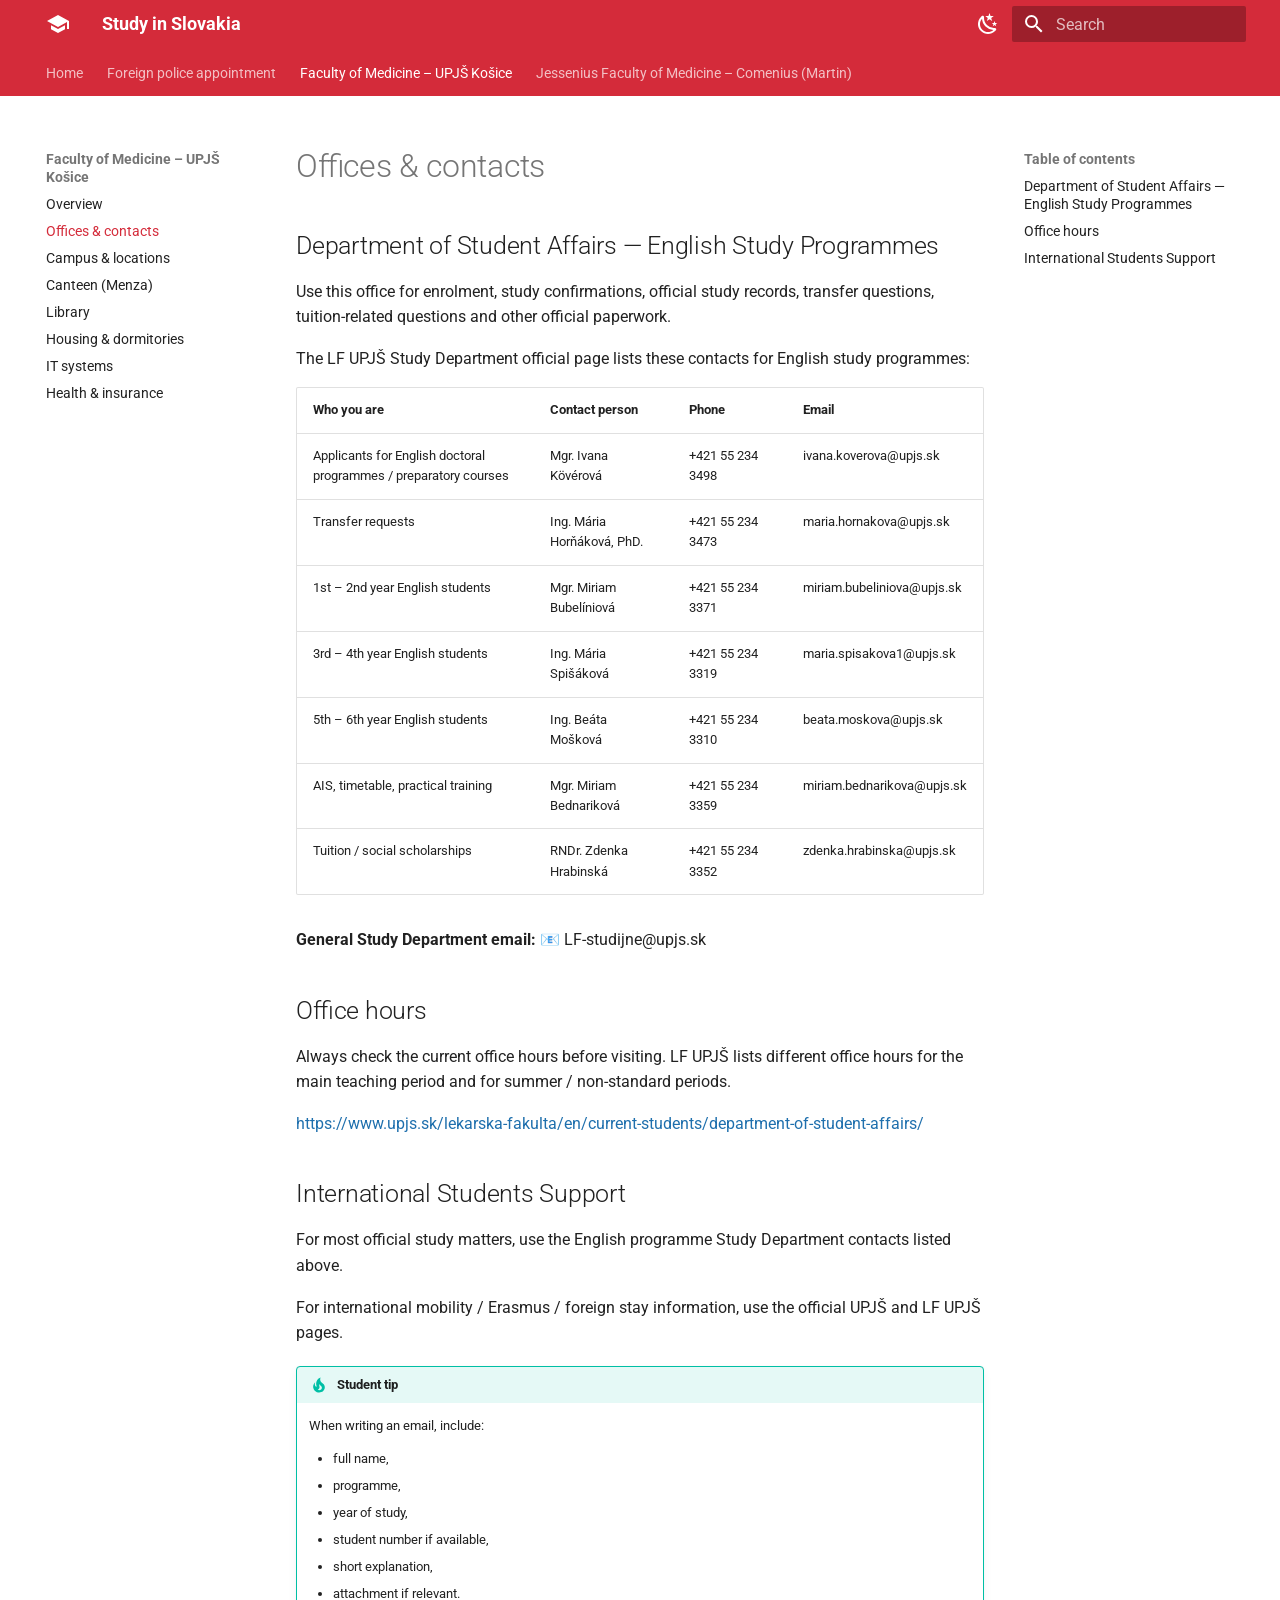
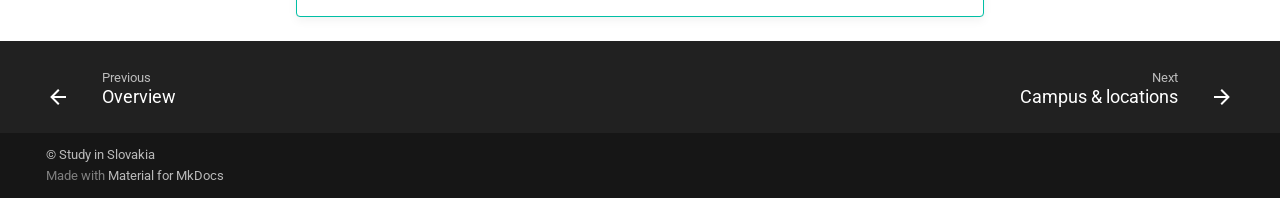
<file: lf-upjs/contacts/index.html>
<!doctype html>
<html lang="en" class="no-js">
  <head>
    
      <meta charset="utf-8">
      <meta name="viewport" content="width=device-width,initial-scale=1">
      
        <meta name="description" content="Knowledge base and guides for international students in Slovakia">
      
      
      
        <link rel="canonical" href="https://studyinslovakia.info/lf-upjs/contacts/">
      
      
        <link rel="prev" href="../">
      
      
        <link rel="next" href="../campus/">
      
      
        
      
      
      <link rel="icon" href="../../assets/images/favicon.png">
      <meta name="generator" content="mkdocs-1.6.1, mkdocs-material-9.7.7">
    
    
      
        <title>Offices & contacts - Study in Slovakia</title>
      
    
    
      <link rel="stylesheet" href="../../assets/stylesheets/main.ec1eaa64.min.css">
      
        
        <link rel="stylesheet" href="../../assets/stylesheets/palette.ab4e12ef.min.css">
      
      


    
    
      
    
    
      
        
        
        <link rel="preconnect" href="https://fonts.gstatic.com" crossorigin>
        <link rel="stylesheet" href="https://fonts.googleapis.com/css?family=Roboto:300,300i,400,400i,700,700i%7CRoboto+Mono:400,400i,700,700i&display=fallback">
        <style>:root{--md-text-font:"Roboto";--md-code-font:"Roboto Mono"}</style>
      
    
    
      <link rel="stylesheet" href="../../stylesheets/extra.css">
    
    <script>__md_scope=new URL("../..",location),__md_hash=e=>[...e].reduce(((e,_)=>(e<<5)-e+_.charCodeAt(0)),0),__md_get=(e,_=localStorage,t=__md_scope)=>JSON.parse(_.getItem(t.pathname+"."+e)),__md_set=(e,_,t=localStorage,a=__md_scope)=>{try{t.setItem(a.pathname+"."+e,JSON.stringify(_))}catch(e){}}</script>
    
      

    
    
  </head>
  
  
    
    
      
    
    
    
    
    <body dir="ltr" data-md-color-scheme="default" data-md-color-primary="custom" data-md-color-accent="custom">
  
    
    <input class="md-toggle" data-md-toggle="drawer" type="checkbox" id="__drawer" autocomplete="off">
    <input class="md-toggle" data-md-toggle="search" type="checkbox" id="__search" autocomplete="off">
    <label class="md-overlay" for="__drawer"></label>
    <div data-md-component="skip">
      
        
        <a href="#offices-contacts" class="md-skip">
          Skip to content
        </a>
      
    </div>
    <div data-md-component="announce">
      
    </div>
    
    
      

<header class="md-header" data-md-component="header">
  <nav class="md-header__inner md-grid" aria-label="Header">
    <a href="../.." title="Study in Slovakia" class="md-header__button md-logo" aria-label="Study in Slovakia" data-md-component="logo">
      
  
  <svg xmlns="http://www.w3.org/2000/svg" viewBox="0 0 24 24"><path d="M12 3 1 9l11 6 9-4.91V17h2V9M5 13.18v4L12 21l7-3.82v-4L12 17z"/></svg>

    </a>
    <label class="md-header__button md-icon" for="__drawer">
      
      <svg xmlns="http://www.w3.org/2000/svg" viewBox="0 0 24 24"><path d="M3 6h18v2H3zm0 5h18v2H3zm0 5h18v2H3z"/></svg>
    </label>
    <div class="md-header__title" data-md-component="header-title">
      <div class="md-header__ellipsis">
        <div class="md-header__topic">
          <span class="md-ellipsis">
            Study in Slovakia
          </span>
        </div>
        <div class="md-header__topic" data-md-component="header-topic">
          <span class="md-ellipsis">
            
              Offices & contacts
            
          </span>
        </div>
      </div>
    </div>
    
      
        <form class="md-header__option" data-md-component="palette">
  
    
    
    
    <input class="md-option" data-md-color-media="(prefers-color-scheme: light)" data-md-color-scheme="default" data-md-color-primary="custom" data-md-color-accent="custom"  aria-label="Switch to dark mode"  type="radio" name="__palette" id="__palette_0">
    
      <label class="md-header__button md-icon" title="Switch to dark mode" for="__palette_1" hidden>
        <svg xmlns="http://www.w3.org/2000/svg" viewBox="0 0 24 24"><path d="m17.75 4.09-2.53 1.94.91 3.06-2.63-1.81-2.63 1.81.91-3.06-2.53-1.94L12.44 4l1.06-3 1.06 3zm3.5 6.91-1.64 1.25.59 1.98-1.7-1.17-1.7 1.17.59-1.98L15.75 11l2.06-.05L18.5 9l.69 1.95zm-2.28 4.95c.83-.08 1.72 1.1 1.19 1.85-.32.45-.66.87-1.08 1.27C15.17 23 8.84 23 4.94 19.07c-3.91-3.9-3.91-10.24 0-14.14.4-.4.82-.76 1.27-1.08.75-.53 1.93.36 1.85 1.19-.27 2.86.69 5.83 2.89 8.02a9.96 9.96 0 0 0 8.02 2.89m-1.64 2.02a12.08 12.08 0 0 1-7.8-3.47c-2.17-2.19-3.33-5-3.49-7.82-2.81 3.14-2.7 7.96.31 10.98 3.02 3.01 7.84 3.12 10.98.31"/></svg>
      </label>
    
  
    
    
    
    <input class="md-option" data-md-color-media="(prefers-color-scheme: dark)" data-md-color-scheme="slate" data-md-color-primary="custom" data-md-color-accent="custom"  aria-label="Switch to light mode"  type="radio" name="__palette" id="__palette_1">
    
      <label class="md-header__button md-icon" title="Switch to light mode" for="__palette_0" hidden>
        <svg xmlns="http://www.w3.org/2000/svg" viewBox="0 0 24 24"><path d="M12 7a5 5 0 0 1 5 5 5 5 0 0 1-5 5 5 5 0 0 1-5-5 5 5 0 0 1 5-5m0 2a3 3 0 0 0-3 3 3 3 0 0 0 3 3 3 3 0 0 0 3-3 3 3 0 0 0-3-3m0-7 2.39 3.42C13.65 5.15 12.84 5 12 5s-1.65.15-2.39.42zM3.34 7l4.16-.35A7.2 7.2 0 0 0 5.94 8.5c-.44.74-.69 1.5-.83 2.29zm.02 10 1.76-3.77a7.131 7.131 0 0 0 2.38 4.14zM20.65 7l-1.77 3.79a7.02 7.02 0 0 0-2.38-4.15zm-.01 10-4.14.36c.59-.51 1.12-1.14 1.54-1.86.42-.73.69-1.5.83-2.29zM12 22l-2.41-3.44c.74.27 1.55.44 2.41.44.82 0 1.63-.17 2.37-.44z"/></svg>
      </label>
    
  
</form>
      
    
    
      <script>var palette=__md_get("__palette");if(palette&&palette.color){if("(prefers-color-scheme)"===palette.color.media){var media=matchMedia("(prefers-color-scheme: light)"),input=document.querySelector(media.matches?"[data-md-color-media='(prefers-color-scheme: light)']":"[data-md-color-media='(prefers-color-scheme: dark)']");palette.color.media=input.getAttribute("data-md-color-media"),palette.color.scheme=input.getAttribute("data-md-color-scheme"),palette.color.primary=input.getAttribute("data-md-color-primary"),palette.color.accent=input.getAttribute("data-md-color-accent")}for(var[key,value]of Object.entries(palette.color))document.body.setAttribute("data-md-color-"+key,value)}</script>
    
    
    
      
      
        <label class="md-header__button md-icon" for="__search">
          
          <svg xmlns="http://www.w3.org/2000/svg" viewBox="0 0 24 24"><path d="M9.5 3A6.5 6.5 0 0 1 16 9.5c0 1.61-.59 3.09-1.56 4.23l.27.27h.79l5 5-1.5 1.5-5-5v-.79l-.27-.27A6.52 6.52 0 0 1 9.5 16 6.5 6.5 0 0 1 3 9.5 6.5 6.5 0 0 1 9.5 3m0 2C7 5 5 7 5 9.5S7 14 9.5 14 14 12 14 9.5 12 5 9.5 5"/></svg>
        </label>
        <div class="md-search" data-md-component="search" role="dialog">
  <label class="md-search__overlay" for="__search"></label>
  <div class="md-search__inner" role="search">
    <form class="md-search__form" name="search">
      <input type="text" class="md-search__input" name="query" aria-label="Search" placeholder="Search" autocapitalize="off" autocorrect="off" autocomplete="off" spellcheck="false" data-md-component="search-query" required>
      <label class="md-search__icon md-icon" for="__search">
        
        <svg xmlns="http://www.w3.org/2000/svg" viewBox="0 0 24 24"><path d="M9.5 3A6.5 6.5 0 0 1 16 9.5c0 1.61-.59 3.09-1.56 4.23l.27.27h.79l5 5-1.5 1.5-5-5v-.79l-.27-.27A6.52 6.52 0 0 1 9.5 16 6.5 6.5 0 0 1 3 9.5 6.5 6.5 0 0 1 9.5 3m0 2C7 5 5 7 5 9.5S7 14 9.5 14 14 12 14 9.5 12 5 9.5 5"/></svg>
        
        <svg xmlns="http://www.w3.org/2000/svg" viewBox="0 0 24 24"><path d="M20 11v2H8l5.5 5.5-1.42 1.42L4.16 12l7.92-7.92L13.5 5.5 8 11z"/></svg>
      </label>
      <nav class="md-search__options" aria-label="Search">
        
          <a href="javascript:void(0)" class="md-search__icon md-icon" title="Share" aria-label="Share" data-clipboard data-clipboard-text="" data-md-component="search-share" tabindex="-1">
            
            <svg xmlns="http://www.w3.org/2000/svg" viewBox="0 0 24 24"><path d="M18 16.08c-.76 0-1.44.3-1.96.77L8.91 12.7c.05-.23.09-.46.09-.7s-.04-.47-.09-.7l7.05-4.11c.54.5 1.25.81 2.04.81a3 3 0 0 0 3-3 3 3 0 0 0-3-3 3 3 0 0 0-3 3c0 .24.04.47.09.7L8.04 9.81C7.5 9.31 6.79 9 6 9a3 3 0 0 0-3 3 3 3 0 0 0 3 3c.79 0 1.5-.31 2.04-.81l7.12 4.15c-.05.21-.08.43-.08.66 0 1.61 1.31 2.91 2.92 2.91s2.92-1.3 2.92-2.91A2.92 2.92 0 0 0 18 16.08"/></svg>
          </a>
        
        <button type="reset" class="md-search__icon md-icon" title="Clear" aria-label="Clear" tabindex="-1">
          
          <svg xmlns="http://www.w3.org/2000/svg" viewBox="0 0 24 24"><path d="M19 6.41 17.59 5 12 10.59 6.41 5 5 6.41 10.59 12 5 17.59 6.41 19 12 13.41 17.59 19 19 17.59 13.41 12z"/></svg>
        </button>
      </nav>
      
        <div class="md-search__suggest" data-md-component="search-suggest"></div>
      
    </form>
    <div class="md-search__output">
      <div class="md-search__scrollwrap" tabindex="0" data-md-scrollfix>
        <div class="md-search-result" data-md-component="search-result">
          <div class="md-search-result__meta">
            Initializing search
          </div>
          <ol class="md-search-result__list" role="presentation"></ol>
        </div>
      </div>
    </div>
  </div>
</div>
      
    
    
  </nav>
  
</header>
    
    <div class="md-container" data-md-component="container">
      
      
        
          
            
<nav class="md-tabs" aria-label="Tabs" data-md-component="tabs">
  <div class="md-grid">
    <ul class="md-tabs__list">
      
        
  
  
  
  
    <li class="md-tabs__item">
      <a href="../.." class="md-tabs__link">
        
  
  
    
  
  Home

      </a>
    </li>
  

      
        
  
  
  
  
    <li class="md-tabs__item">
      <a href="../../foreign-police/" class="md-tabs__link">
        
  
  
    
  
  Foreign police appointment

      </a>
    </li>
  

      
        
  
  
  
    
  
  
    
    
      <li class="md-tabs__item md-tabs__item--active">
        <a href="../" class="md-tabs__link">
          
  
  
  Faculty of Medicine – UPJŠ Košice

        </a>
      </li>
    
  

      
        
  
  
  
  
    
    
      <li class="md-tabs__item">
        <a href="../../jlf-uk/" class="md-tabs__link">
          
  
  
  Jessenius Faculty of Medicine – Comenius (Martin)

        </a>
      </li>
    
  

      
    </ul>
  </div>
</nav>
          
        
      
      <main class="md-main" data-md-component="main">
        <div class="md-main__inner md-grid">
          
            
              
              <div class="md-sidebar md-sidebar--primary" data-md-component="sidebar" data-md-type="navigation" >
                <div class="md-sidebar__scrollwrap">
                  <div class="md-sidebar__inner">
                    


  


<nav class="md-nav md-nav--primary md-nav--lifted" aria-label="Navigation" data-md-level="0">
  <label class="md-nav__title" for="__drawer">
    <a href="../.." title="Study in Slovakia" class="md-nav__button md-logo" aria-label="Study in Slovakia" data-md-component="logo">
      
  
  <svg xmlns="http://www.w3.org/2000/svg" viewBox="0 0 24 24"><path d="M12 3 1 9l11 6 9-4.91V17h2V9M5 13.18v4L12 21l7-3.82v-4L12 17z"/></svg>

    </a>
    Study in Slovakia
  </label>
  
  <ul class="md-nav__list" data-md-scrollfix>
    
      
      
  
  
  
  
    <li class="md-nav__item">
      <a href="../.." class="md-nav__link">
        
  
  
  <span class="md-ellipsis">
    
  
    Home
  

    
  </span>
  
  

      </a>
    </li>
  

    
      
      
  
  
  
  
    <li class="md-nav__item">
      <a href="../../foreign-police/" class="md-nav__link">
        
  
  
  <span class="md-ellipsis">
    
  
    Foreign police appointment
  

    
  </span>
  
  

      </a>
    </li>
  

    
      
      
  
  
    
  
  
  
    
    
    
    
      
        
        
      
      
        
      
    
    
    <li class="md-nav__item md-nav__item--active md-nav__item--section md-nav__item--nested">
      
        
        
        <input class="md-nav__toggle md-toggle " type="checkbox" id="__nav_3" checked>
        
          
          <label class="md-nav__link" for="__nav_3" id="__nav_3_label" tabindex="">
            
  
  
  <span class="md-ellipsis">
    
  
    Faculty of Medicine – UPJŠ Košice
  

    
  </span>
  
  

            <span class="md-nav__icon md-icon"></span>
          </label>
        
        <nav class="md-nav" data-md-level="1" aria-labelledby="__nav_3_label" aria-expanded="true">
          <label class="md-nav__title" for="__nav_3">
            <span class="md-nav__icon md-icon"></span>
            
  
    Faculty of Medicine – UPJŠ Košice
  

          </label>
          <ul class="md-nav__list" data-md-scrollfix>
            
              
                
  
  
  
  
    <li class="md-nav__item">
      <a href="../" class="md-nav__link">
        
  
  
  <span class="md-ellipsis">
    
  
    Overview
  

    
  </span>
  
  

      </a>
    </li>
  

              
            
              
                
  
  
    
  
  
  
    <li class="md-nav__item md-nav__item--active">
      
      <input class="md-nav__toggle md-toggle" type="checkbox" id="__toc">
      
      
        
      
      
        <label class="md-nav__link md-nav__link--active" for="__toc">
          
  
  
  <span class="md-ellipsis">
    
  
    Offices & contacts
  

    
  </span>
  
  

          <span class="md-nav__icon md-icon"></span>
        </label>
      
      <a href="./" class="md-nav__link md-nav__link--active">
        
  
  
  <span class="md-ellipsis">
    
  
    Offices & contacts
  

    
  </span>
  
  

      </a>
      
        

<nav class="md-nav md-nav--secondary" aria-label="Table of contents">
  
  
  
    
  
  
    <label class="md-nav__title" for="__toc">
      <span class="md-nav__icon md-icon"></span>
      Table of contents
    </label>
    <ul class="md-nav__list" data-md-component="toc" data-md-scrollfix>
      
        <li class="md-nav__item">
  <a href="#department-of-student-affairs-english-study-programmes" class="md-nav__link">
    <span class="md-ellipsis">
      
        Department of Student Affairs — English Study Programmes
      
    </span>
  </a>
  
</li>
      
        <li class="md-nav__item">
  <a href="#office-hours" class="md-nav__link">
    <span class="md-ellipsis">
      
        Office hours
      
    </span>
  </a>
  
</li>
      
        <li class="md-nav__item">
  <a href="#international-students-support" class="md-nav__link">
    <span class="md-ellipsis">
      
        International Students Support
      
    </span>
  </a>
  
</li>
      
    </ul>
  
</nav>
      
    </li>
  

              
            
              
                
  
  
  
  
    <li class="md-nav__item">
      <a href="../campus/" class="md-nav__link">
        
  
  
  <span class="md-ellipsis">
    
  
    Campus & locations
  

    
  </span>
  
  

      </a>
    </li>
  

              
            
              
                
  
  
  
  
    <li class="md-nav__item">
      <a href="../canteen/" class="md-nav__link">
        
  
  
  <span class="md-ellipsis">
    
  
    Canteen (Menza)
  

    
  </span>
  
  

      </a>
    </li>
  

              
            
              
                
  
  
  
  
    <li class="md-nav__item">
      <a href="../library/" class="md-nav__link">
        
  
  
  <span class="md-ellipsis">
    
  
    Library
  

    
  </span>
  
  

      </a>
    </li>
  

              
            
              
                
  
  
  
  
    <li class="md-nav__item">
      <a href="../housing/" class="md-nav__link">
        
  
  
  <span class="md-ellipsis">
    
  
    Housing & dormitories
  

    
  </span>
  
  

      </a>
    </li>
  

              
            
              
                
  
  
  
  
    <li class="md-nav__item">
      <a href="../it-systems/" class="md-nav__link">
        
  
  
  <span class="md-ellipsis">
    
  
    IT systems
  

    
  </span>
  
  

      </a>
    </li>
  

              
            
              
                
  
  
  
  
    <li class="md-nav__item">
      <a href="../health/" class="md-nav__link">
        
  
  
  <span class="md-ellipsis">
    
  
    Health & insurance
  

    
  </span>
  
  

      </a>
    </li>
  

              
            
          </ul>
        </nav>
      
    </li>
  

    
      
      
  
  
  
  
    
    
    
    
      
      
        
      
    
    
    <li class="md-nav__item md-nav__item--nested">
      
        
        
        <input class="md-nav__toggle md-toggle " type="checkbox" id="__nav_4" >
        
          
          <label class="md-nav__link" for="__nav_4" id="__nav_4_label" tabindex="0">
            
  
  
  <span class="md-ellipsis">
    
  
    Jessenius Faculty of Medicine – Comenius (Martin)
  

    
  </span>
  
  

            <span class="md-nav__icon md-icon"></span>
          </label>
        
        <nav class="md-nav" data-md-level="1" aria-labelledby="__nav_4_label" aria-expanded="false">
          <label class="md-nav__title" for="__nav_4">
            <span class="md-nav__icon md-icon"></span>
            
  
    Jessenius Faculty of Medicine – Comenius (Martin)
  

          </label>
          <ul class="md-nav__list" data-md-scrollfix>
            
              
                
  
  
  
  
    <li class="md-nav__item">
      <a href="../../jlf-uk/" class="md-nav__link">
        
  
  
  <span class="md-ellipsis">
    
  
    First-year enrolment
  

    
  </span>
  
  

      </a>
    </li>
  

              
            
          </ul>
        </nav>
      
    </li>
  

    
  </ul>
</nav>
                  </div>
                </div>
              </div>
            
            
              
              <div class="md-sidebar md-sidebar--secondary" data-md-component="sidebar" data-md-type="toc" >
                <div class="md-sidebar__scrollwrap">
                  <div class="md-sidebar__inner">
                    

<nav class="md-nav md-nav--secondary" aria-label="Table of contents">
  
  
  
    
  
  
    <label class="md-nav__title" for="__toc">
      <span class="md-nav__icon md-icon"></span>
      Table of contents
    </label>
    <ul class="md-nav__list" data-md-component="toc" data-md-scrollfix>
      
        <li class="md-nav__item">
  <a href="#department-of-student-affairs-english-study-programmes" class="md-nav__link">
    <span class="md-ellipsis">
      
        Department of Student Affairs — English Study Programmes
      
    </span>
  </a>
  
</li>
      
        <li class="md-nav__item">
  <a href="#office-hours" class="md-nav__link">
    <span class="md-ellipsis">
      
        Office hours
      
    </span>
  </a>
  
</li>
      
        <li class="md-nav__item">
  <a href="#international-students-support" class="md-nav__link">
    <span class="md-ellipsis">
      
        International Students Support
      
    </span>
  </a>
  
</li>
      
    </ul>
  
</nav>
                  </div>
                </div>
              </div>
            
          
          
            <div class="md-content" data-md-component="content">
              
              <article class="md-content__inner md-typeset">
                
                  



<h1 id="offices-contacts">Offices &amp; contacts<a class="headerlink" href="#offices-contacts" title="Permanent link">&para;</a></h1>
<h2 id="department-of-student-affairs-english-study-programmes">Department of Student Affairs — English Study Programmes<a class="headerlink" href="#department-of-student-affairs-english-study-programmes" title="Permanent link">&para;</a></h2>
<p>Use this office for enrolment, study confirmations, official study records,
transfer questions, tuition-related questions and other official paperwork.</p>
<p>The LF UPJŠ Study Department official page lists these contacts for English
study programmes:</p>
<table>
<thead>
<tr>
<th>Who you are</th>
<th>Contact person</th>
<th>Phone</th>
<th>Email</th>
</tr>
</thead>
<tbody>
<tr>
<td>Applicants for English doctoral programmes / preparatory courses</td>
<td>Mgr. Ivana Kövérová</td>
<td>+421 55 234 3498</td>
<td>ivana.koverova@upjs.sk</td>
</tr>
<tr>
<td>Transfer requests</td>
<td>Ing. Mária Horňáková, PhD.</td>
<td>+421 55 234 3473</td>
<td>maria.hornakova@upjs.sk</td>
</tr>
<tr>
<td>1st – 2nd year English students</td>
<td>Mgr. Miriam Bubelíniová</td>
<td>+421 55 234 3371</td>
<td>miriam.bubeliniova@upjs.sk</td>
</tr>
<tr>
<td>3rd – 4th year English students</td>
<td>Ing. Mária Spišáková</td>
<td>+421 55 234 3319</td>
<td>maria.spisakova1@upjs.sk</td>
</tr>
<tr>
<td>5th – 6th year English students</td>
<td>Ing. Beáta Mošková</td>
<td>+421 55 234 3310</td>
<td>beata.moskova@upjs.sk</td>
</tr>
<tr>
<td>AIS, timetable, practical training</td>
<td>Mgr. Miriam Bednariková</td>
<td>+421 55 234 3359</td>
<td>miriam.bednarikova@upjs.sk</td>
</tr>
<tr>
<td>Tuition / social scholarships</td>
<td>RNDr. Zdenka Hrabinská</td>
<td>+421 55 234 3352</td>
<td>zdenka.hrabinska@upjs.sk</td>
</tr>
</tbody>
</table>
<p><strong>General Study Department email:</strong> 📧 LF-studijne@upjs.sk</p>
<h2 id="office-hours">Office hours<a class="headerlink" href="#office-hours" title="Permanent link">&para;</a></h2>
<p>Always check the current office hours before visiting. LF UPJŠ lists different
office hours for the main teaching period and for summer / non-standard periods.</p>
<p><a href="https://www.upjs.sk/lekarska-fakulta/en/current-students/department-of-student-affairs/">https://www.upjs.sk/lekarska-fakulta/en/current-students/department-of-student-affairs/</a></p>
<h2 id="international-students-support">International Students Support<a class="headerlink" href="#international-students-support" title="Permanent link">&para;</a></h2>
<p>For most official study matters, use the English programme Study Department
contacts listed above.</p>
<p>For international mobility / Erasmus / foreign stay information, use the official
UPJŠ and LF UPJŠ pages.</p>
<div class="admonition tip">
<p class="admonition-title">Student tip</p>
<p>When writing an email, include:</p>
<ul>
<li>full name,</li>
<li>programme,</li>
<li>year of study,</li>
<li>student number if available,</li>
<li>short explanation,</li>
<li>attachment if relevant.</li>
</ul>
</div>












                
              </article>
            </div>
          
          
<script>var target=document.getElementById(location.hash.slice(1));target&&target.name&&(target.checked=target.name.startsWith("__tabbed_"))</script>
        </div>
        
          <button type="button" class="md-top md-icon" data-md-component="top" hidden>
  
  <svg xmlns="http://www.w3.org/2000/svg" viewBox="0 0 24 24"><path d="M13 20h-2V8l-5.5 5.5-1.42-1.42L12 4.16l7.92 7.92-1.42 1.42L13 8z"/></svg>
  Back to top
</button>
        
      </main>
      
        <footer class="md-footer">
  
    
      
      <nav class="md-footer__inner md-grid" aria-label="Footer" >
        
          
          <a href="../" class="md-footer__link md-footer__link--prev" aria-label="Previous: Overview">
            <div class="md-footer__button md-icon">
              
              <svg xmlns="http://www.w3.org/2000/svg" viewBox="0 0 24 24"><path d="M20 11v2H8l5.5 5.5-1.42 1.42L4.16 12l7.92-7.92L13.5 5.5 8 11z"/></svg>
            </div>
            <div class="md-footer__title">
              <span class="md-footer__direction">
                Previous
              </span>
              <div class="md-ellipsis">
                Overview
              </div>
            </div>
          </a>
        
        
          
          <a href="../campus/" class="md-footer__link md-footer__link--next" aria-label="Next: Campus &amp; locations">
            <div class="md-footer__title">
              <span class="md-footer__direction">
                Next
              </span>
              <div class="md-ellipsis">
                Campus & locations
              </div>
            </div>
            <div class="md-footer__button md-icon">
              
              <svg xmlns="http://www.w3.org/2000/svg" viewBox="0 0 24 24"><path d="M4 11v2h12l-5.5 5.5 1.42 1.42L19.84 12l-7.92-7.92L10.5 5.5 16 11z"/></svg>
            </div>
          </a>
        
      </nav>
    
  
  <div class="md-footer-meta md-typeset">
    <div class="md-footer-meta__inner md-grid">
      <div class="md-copyright">
  
    <div class="md-copyright__highlight">
      © Study in Slovakia
    </div>
  
  
    Made with
    <a href="https://squidfunk.github.io/mkdocs-material/" target="_blank" rel="noopener">
      Material for MkDocs
    </a>
  
</div>
      
    </div>
  </div>
</footer>
      
    </div>
    <div class="md-dialog" data-md-component="dialog">
      <div class="md-dialog__inner md-typeset"></div>
    </div>
    
    
    
      
      
      <script id="__config" type="application/json">{"annotate": null, "base": "../..", "features": ["navigation.tabs", "navigation.sections", "navigation.top", "navigation.instant", "navigation.footer", "search.suggest", "search.highlight", "search.share", "content.code.copy", "toc.follow"], "search": "../../assets/javascripts/workers/search.2c215733.min.js", "tags": null, "translations": {"clipboard.copied": "Copied to clipboard", "clipboard.copy": "Copy to clipboard", "search.result.more.one": "1 more on this page", "search.result.more.other": "# more on this page", "search.result.none": "No matching documents", "search.result.one": "1 matching document", "search.result.other": "# matching documents", "search.result.placeholder": "Type to start searching", "search.result.term.missing": "Missing", "select.version": "Select version"}, "version": null}</script>
    
    
      <script src="../../assets/javascripts/bundle.d7400e89.min.js"></script>
      
    
  </body>
</html>
</file>
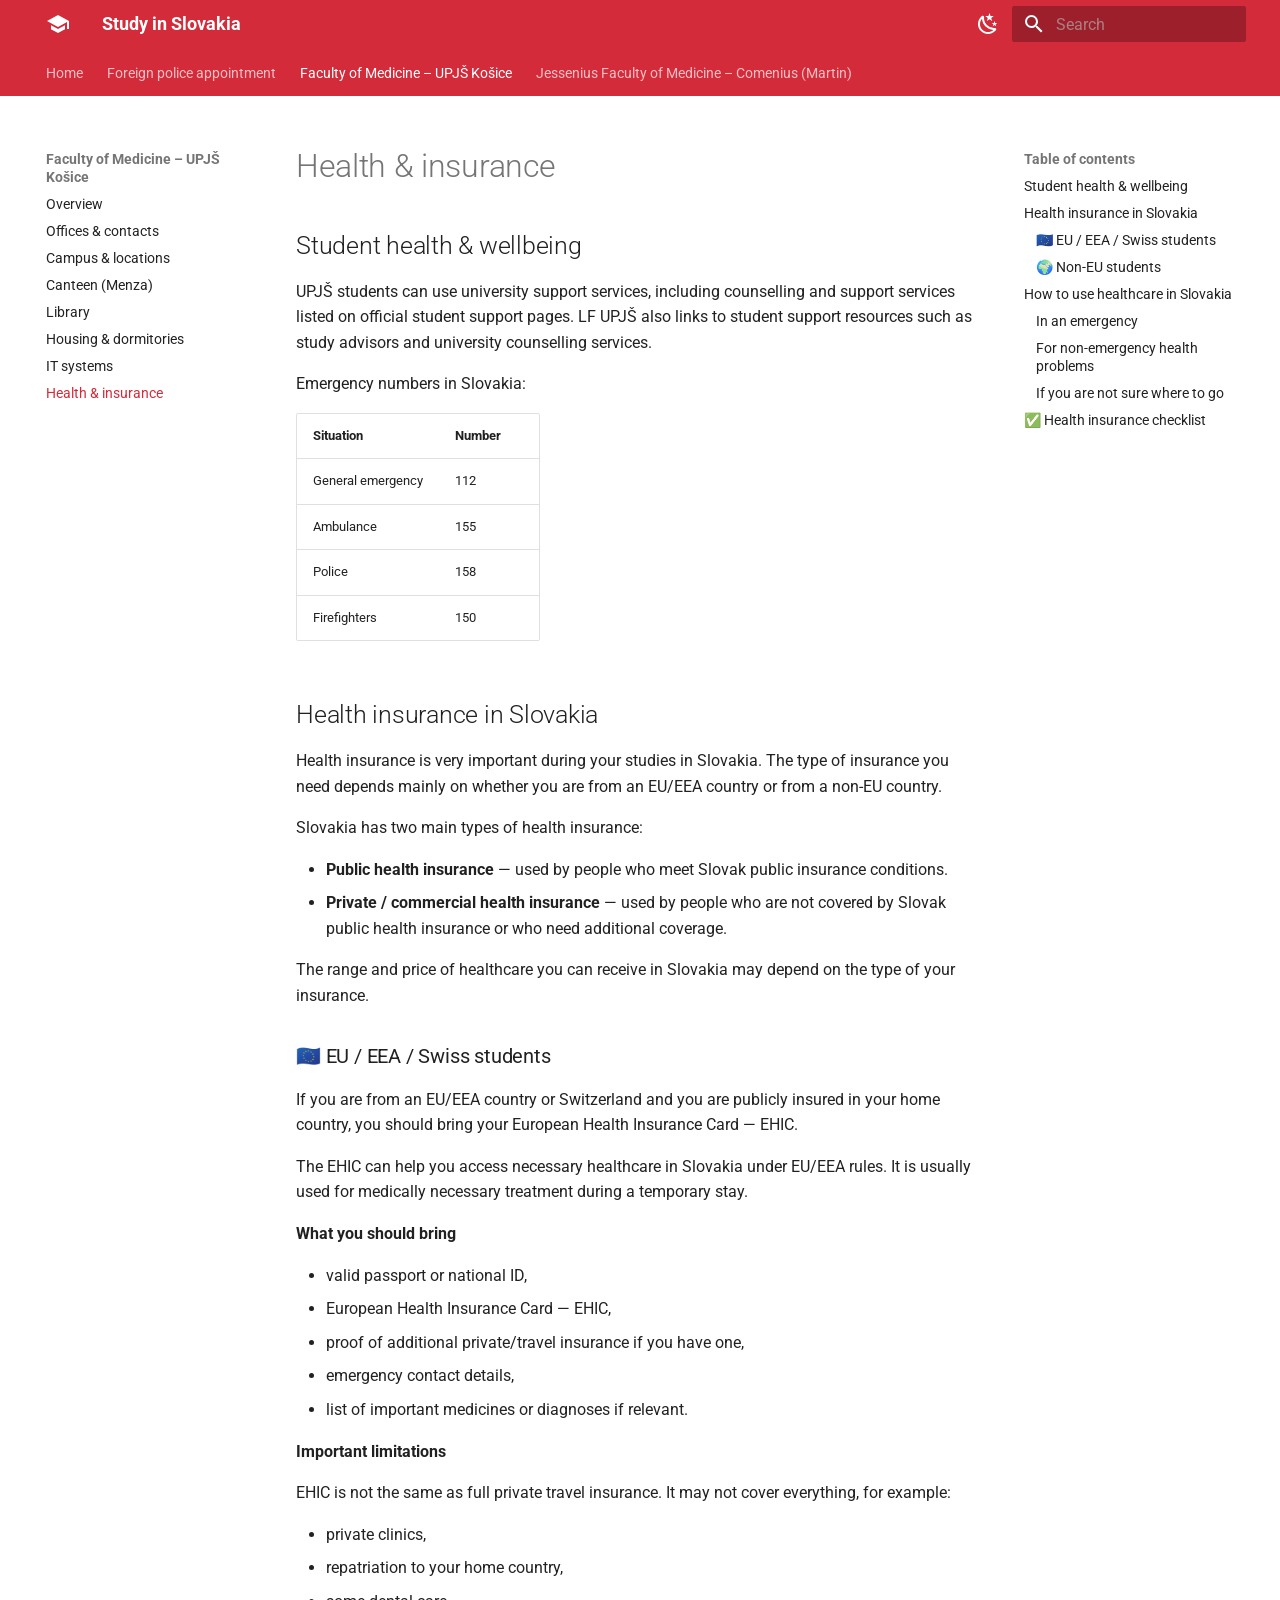
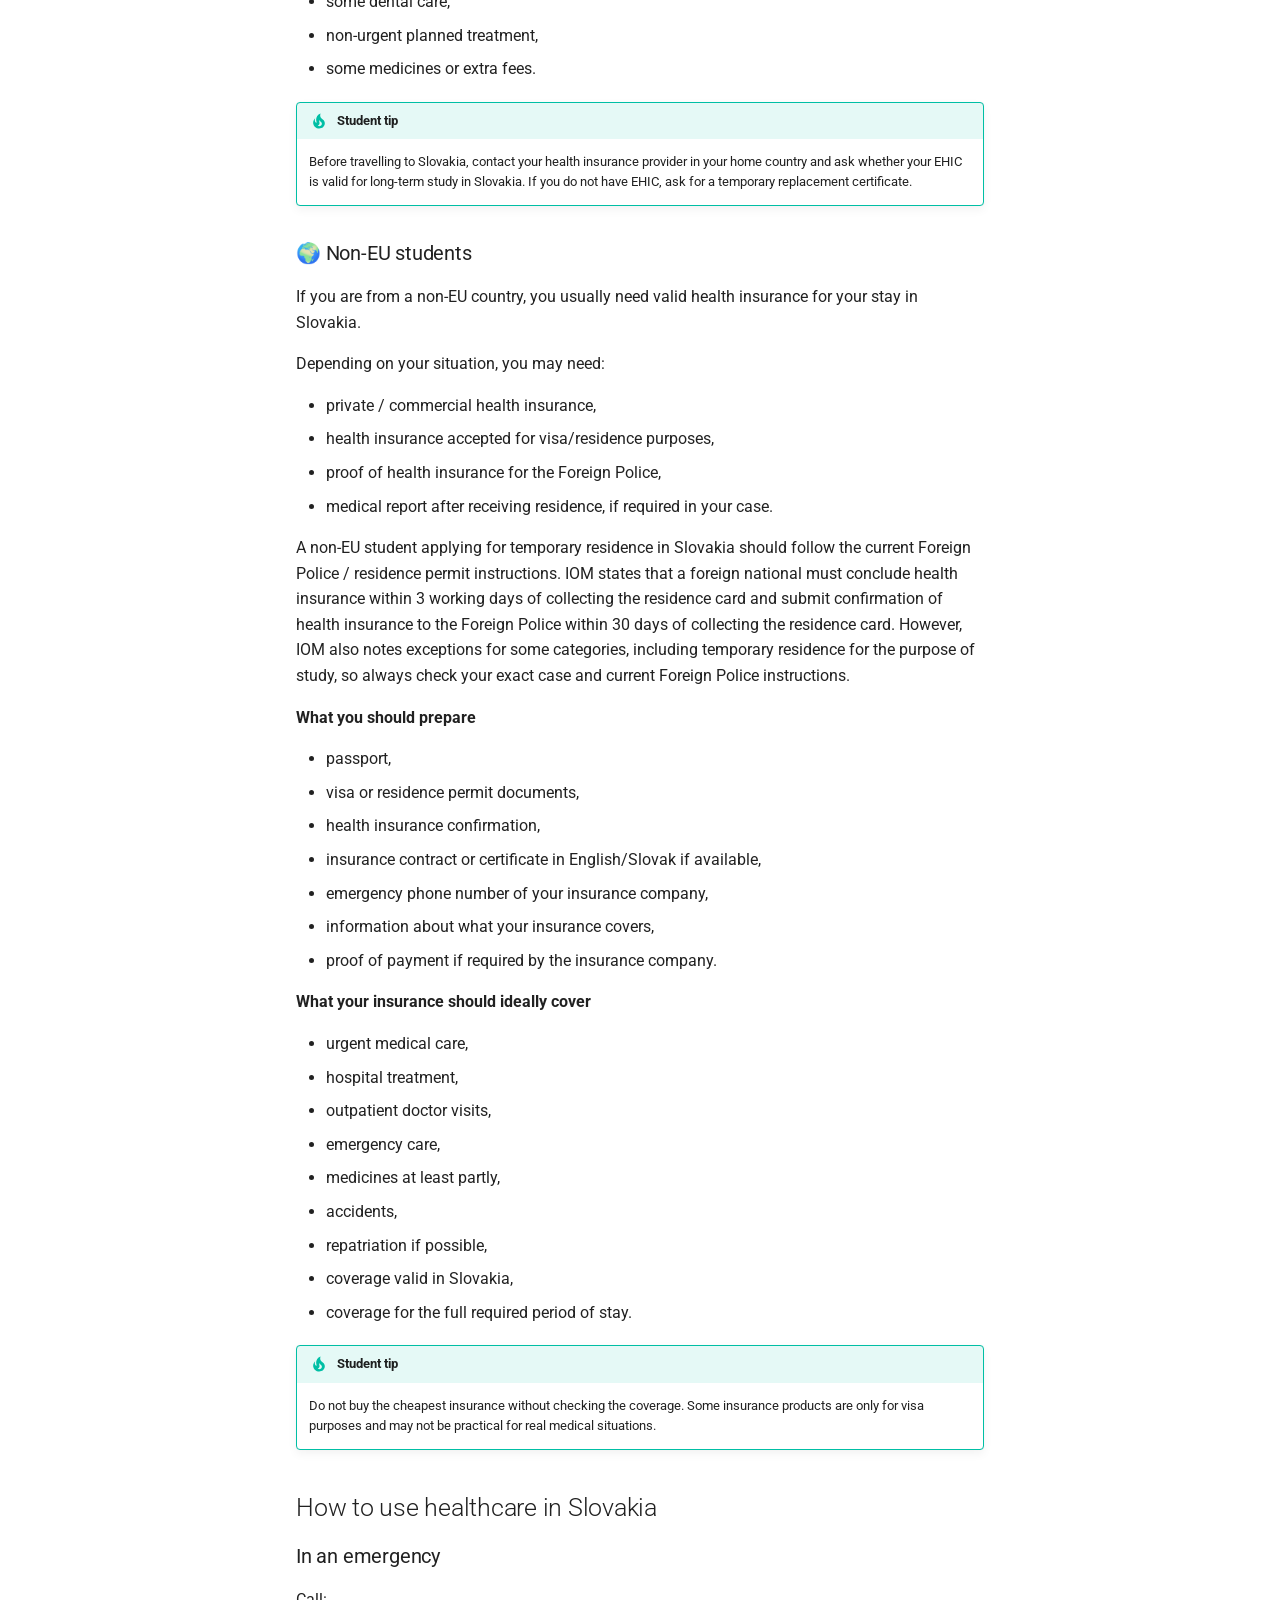
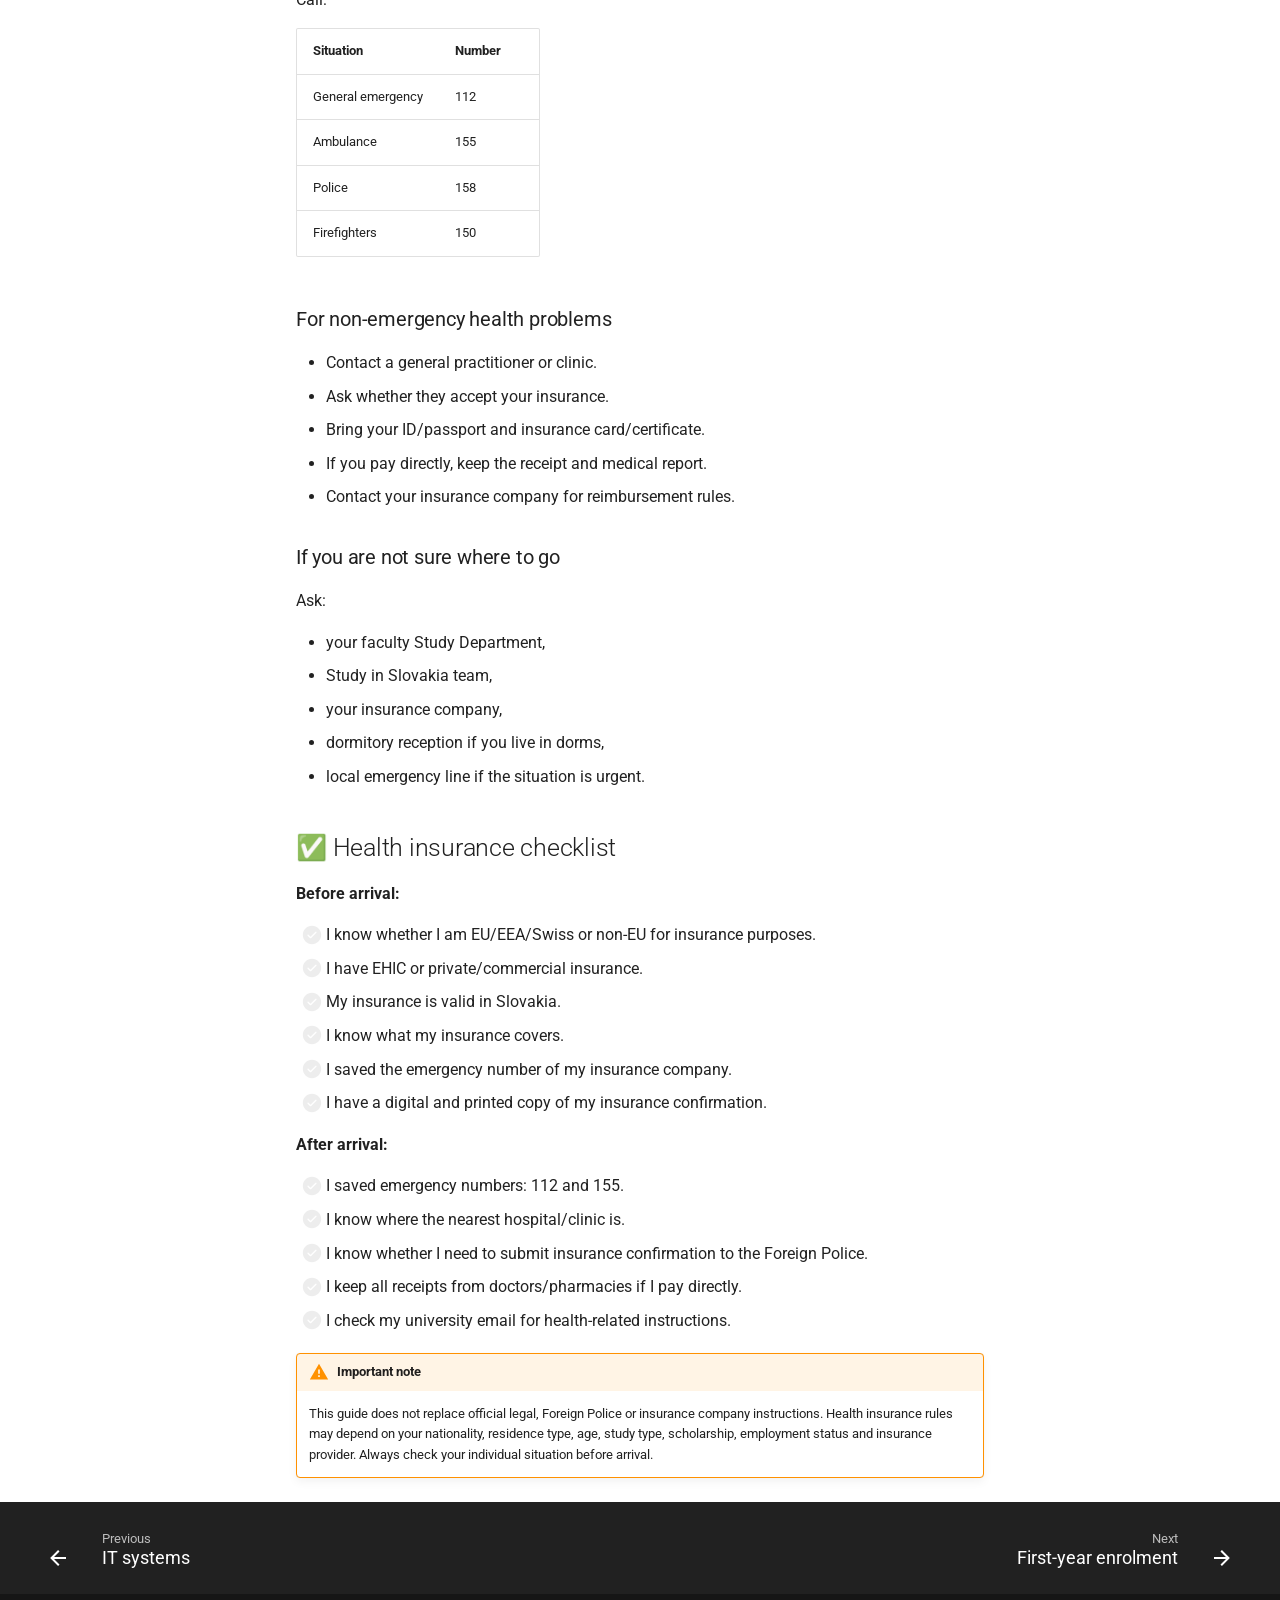
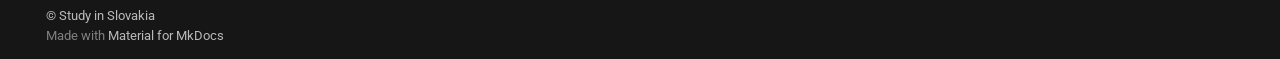
<file: lf-upjs/health/index.html>
<!doctype html>
<html lang="en" class="no-js">
  <head>
    
      <meta charset="utf-8">
      <meta name="viewport" content="width=device-width,initial-scale=1">
      
        <meta name="description" content="Knowledge base and guides for international students in Slovakia">
      
      
      
        <link rel="canonical" href="https://studyinslovakia.info/lf-upjs/health/">
      
      
        <link rel="prev" href="../it-systems/">
      
      
        <link rel="next" href="../../jlf-uk/">
      
      
        
      
      
      <link rel="icon" href="../../assets/images/favicon.png">
      <meta name="generator" content="mkdocs-1.6.1, mkdocs-material-9.7.7">
    
    
      
        <title>Health & insurance - Study in Slovakia</title>
      
    
    
      <link rel="stylesheet" href="../../assets/stylesheets/main.ec1eaa64.min.css">
      
        
        <link rel="stylesheet" href="../../assets/stylesheets/palette.ab4e12ef.min.css">
      
      


    
    
      
    
    
      
        
        
        <link rel="preconnect" href="https://fonts.gstatic.com" crossorigin>
        <link rel="stylesheet" href="https://fonts.googleapis.com/css?family=Roboto:300,300i,400,400i,700,700i%7CRoboto+Mono:400,400i,700,700i&display=fallback">
        <style>:root{--md-text-font:"Roboto";--md-code-font:"Roboto Mono"}</style>
      
    
    
      <link rel="stylesheet" href="../../stylesheets/extra.css">
    
    <script>__md_scope=new URL("../..",location),__md_hash=e=>[...e].reduce(((e,_)=>(e<<5)-e+_.charCodeAt(0)),0),__md_get=(e,_=localStorage,t=__md_scope)=>JSON.parse(_.getItem(t.pathname+"."+e)),__md_set=(e,_,t=localStorage,a=__md_scope)=>{try{t.setItem(a.pathname+"."+e,JSON.stringify(_))}catch(e){}}</script>
    
      

    
    
  </head>
  
  
    
    
      
    
    
    
    
    <body dir="ltr" data-md-color-scheme="default" data-md-color-primary="custom" data-md-color-accent="custom">
  
    
    <input class="md-toggle" data-md-toggle="drawer" type="checkbox" id="__drawer" autocomplete="off">
    <input class="md-toggle" data-md-toggle="search" type="checkbox" id="__search" autocomplete="off">
    <label class="md-overlay" for="__drawer"></label>
    <div data-md-component="skip">
      
        
        <a href="#health-insurance" class="md-skip">
          Skip to content
        </a>
      
    </div>
    <div data-md-component="announce">
      
    </div>
    
    
      

<header class="md-header" data-md-component="header">
  <nav class="md-header__inner md-grid" aria-label="Header">
    <a href="../.." title="Study in Slovakia" class="md-header__button md-logo" aria-label="Study in Slovakia" data-md-component="logo">
      
  
  <svg xmlns="http://www.w3.org/2000/svg" viewBox="0 0 24 24"><path d="M12 3 1 9l11 6 9-4.91V17h2V9M5 13.18v4L12 21l7-3.82v-4L12 17z"/></svg>

    </a>
    <label class="md-header__button md-icon" for="__drawer">
      
      <svg xmlns="http://www.w3.org/2000/svg" viewBox="0 0 24 24"><path d="M3 6h18v2H3zm0 5h18v2H3zm0 5h18v2H3z"/></svg>
    </label>
    <div class="md-header__title" data-md-component="header-title">
      <div class="md-header__ellipsis">
        <div class="md-header__topic">
          <span class="md-ellipsis">
            Study in Slovakia
          </span>
        </div>
        <div class="md-header__topic" data-md-component="header-topic">
          <span class="md-ellipsis">
            
              Health & insurance
            
          </span>
        </div>
      </div>
    </div>
    
      
        <form class="md-header__option" data-md-component="palette">
  
    
    
    
    <input class="md-option" data-md-color-media="(prefers-color-scheme: light)" data-md-color-scheme="default" data-md-color-primary="custom" data-md-color-accent="custom"  aria-label="Switch to dark mode"  type="radio" name="__palette" id="__palette_0">
    
      <label class="md-header__button md-icon" title="Switch to dark mode" for="__palette_1" hidden>
        <svg xmlns="http://www.w3.org/2000/svg" viewBox="0 0 24 24"><path d="m17.75 4.09-2.53 1.94.91 3.06-2.63-1.81-2.63 1.81.91-3.06-2.53-1.94L12.44 4l1.06-3 1.06 3zm3.5 6.91-1.64 1.25.59 1.98-1.7-1.17-1.7 1.17.59-1.98L15.75 11l2.06-.05L18.5 9l.69 1.95zm-2.28 4.95c.83-.08 1.72 1.1 1.19 1.85-.32.45-.66.87-1.08 1.27C15.17 23 8.84 23 4.94 19.07c-3.91-3.9-3.91-10.24 0-14.14.4-.4.82-.76 1.27-1.08.75-.53 1.93.36 1.85 1.19-.27 2.86.69 5.83 2.89 8.02a9.96 9.96 0 0 0 8.02 2.89m-1.64 2.02a12.08 12.08 0 0 1-7.8-3.47c-2.17-2.19-3.33-5-3.49-7.82-2.81 3.14-2.7 7.96.31 10.98 3.02 3.01 7.84 3.12 10.98.31"/></svg>
      </label>
    
  
    
    
    
    <input class="md-option" data-md-color-media="(prefers-color-scheme: dark)" data-md-color-scheme="slate" data-md-color-primary="custom" data-md-color-accent="custom"  aria-label="Switch to light mode"  type="radio" name="__palette" id="__palette_1">
    
      <label class="md-header__button md-icon" title="Switch to light mode" for="__palette_0" hidden>
        <svg xmlns="http://www.w3.org/2000/svg" viewBox="0 0 24 24"><path d="M12 7a5 5 0 0 1 5 5 5 5 0 0 1-5 5 5 5 0 0 1-5-5 5 5 0 0 1 5-5m0 2a3 3 0 0 0-3 3 3 3 0 0 0 3 3 3 3 0 0 0 3-3 3 3 0 0 0-3-3m0-7 2.39 3.42C13.65 5.15 12.84 5 12 5s-1.65.15-2.39.42zM3.34 7l4.16-.35A7.2 7.2 0 0 0 5.94 8.5c-.44.74-.69 1.5-.83 2.29zm.02 10 1.76-3.77a7.131 7.131 0 0 0 2.38 4.14zM20.65 7l-1.77 3.79a7.02 7.02 0 0 0-2.38-4.15zm-.01 10-4.14.36c.59-.51 1.12-1.14 1.54-1.86.42-.73.69-1.5.83-2.29zM12 22l-2.41-3.44c.74.27 1.55.44 2.41.44.82 0 1.63-.17 2.37-.44z"/></svg>
      </label>
    
  
</form>
      
    
    
      <script>var palette=__md_get("__palette");if(palette&&palette.color){if("(prefers-color-scheme)"===palette.color.media){var media=matchMedia("(prefers-color-scheme: light)"),input=document.querySelector(media.matches?"[data-md-color-media='(prefers-color-scheme: light)']":"[data-md-color-media='(prefers-color-scheme: dark)']");palette.color.media=input.getAttribute("data-md-color-media"),palette.color.scheme=input.getAttribute("data-md-color-scheme"),palette.color.primary=input.getAttribute("data-md-color-primary"),palette.color.accent=input.getAttribute("data-md-color-accent")}for(var[key,value]of Object.entries(palette.color))document.body.setAttribute("data-md-color-"+key,value)}</script>
    
    
    
      
      
        <label class="md-header__button md-icon" for="__search">
          
          <svg xmlns="http://www.w3.org/2000/svg" viewBox="0 0 24 24"><path d="M9.5 3A6.5 6.5 0 0 1 16 9.5c0 1.61-.59 3.09-1.56 4.23l.27.27h.79l5 5-1.5 1.5-5-5v-.79l-.27-.27A6.52 6.52 0 0 1 9.5 16 6.5 6.5 0 0 1 3 9.5 6.5 6.5 0 0 1 9.5 3m0 2C7 5 5 7 5 9.5S7 14 9.5 14 14 12 14 9.5 12 5 9.5 5"/></svg>
        </label>
        <div class="md-search" data-md-component="search" role="dialog">
  <label class="md-search__overlay" for="__search"></label>
  <div class="md-search__inner" role="search">
    <form class="md-search__form" name="search">
      <input type="text" class="md-search__input" name="query" aria-label="Search" placeholder="Search" autocapitalize="off" autocorrect="off" autocomplete="off" spellcheck="false" data-md-component="search-query" required>
      <label class="md-search__icon md-icon" for="__search">
        
        <svg xmlns="http://www.w3.org/2000/svg" viewBox="0 0 24 24"><path d="M9.5 3A6.5 6.5 0 0 1 16 9.5c0 1.61-.59 3.09-1.56 4.23l.27.27h.79l5 5-1.5 1.5-5-5v-.79l-.27-.27A6.52 6.52 0 0 1 9.5 16 6.5 6.5 0 0 1 3 9.5 6.5 6.5 0 0 1 9.5 3m0 2C7 5 5 7 5 9.5S7 14 9.5 14 14 12 14 9.5 12 5 9.5 5"/></svg>
        
        <svg xmlns="http://www.w3.org/2000/svg" viewBox="0 0 24 24"><path d="M20 11v2H8l5.5 5.5-1.42 1.42L4.16 12l7.92-7.92L13.5 5.5 8 11z"/></svg>
      </label>
      <nav class="md-search__options" aria-label="Search">
        
          <a href="javascript:void(0)" class="md-search__icon md-icon" title="Share" aria-label="Share" data-clipboard data-clipboard-text="" data-md-component="search-share" tabindex="-1">
            
            <svg xmlns="http://www.w3.org/2000/svg" viewBox="0 0 24 24"><path d="M18 16.08c-.76 0-1.44.3-1.96.77L8.91 12.7c.05-.23.09-.46.09-.7s-.04-.47-.09-.7l7.05-4.11c.54.5 1.25.81 2.04.81a3 3 0 0 0 3-3 3 3 0 0 0-3-3 3 3 0 0 0-3 3c0 .24.04.47.09.7L8.04 9.81C7.5 9.31 6.79 9 6 9a3 3 0 0 0-3 3 3 3 0 0 0 3 3c.79 0 1.5-.31 2.04-.81l7.12 4.15c-.05.21-.08.43-.08.66 0 1.61 1.31 2.91 2.92 2.91s2.92-1.3 2.92-2.91A2.92 2.92 0 0 0 18 16.08"/></svg>
          </a>
        
        <button type="reset" class="md-search__icon md-icon" title="Clear" aria-label="Clear" tabindex="-1">
          
          <svg xmlns="http://www.w3.org/2000/svg" viewBox="0 0 24 24"><path d="M19 6.41 17.59 5 12 10.59 6.41 5 5 6.41 10.59 12 5 17.59 6.41 19 12 13.41 17.59 19 19 17.59 13.41 12z"/></svg>
        </button>
      </nav>
      
        <div class="md-search__suggest" data-md-component="search-suggest"></div>
      
    </form>
    <div class="md-search__output">
      <div class="md-search__scrollwrap" tabindex="0" data-md-scrollfix>
        <div class="md-search-result" data-md-component="search-result">
          <div class="md-search-result__meta">
            Initializing search
          </div>
          <ol class="md-search-result__list" role="presentation"></ol>
        </div>
      </div>
    </div>
  </div>
</div>
      
    
    
  </nav>
  
</header>
    
    <div class="md-container" data-md-component="container">
      
      
        
          
            
<nav class="md-tabs" aria-label="Tabs" data-md-component="tabs">
  <div class="md-grid">
    <ul class="md-tabs__list">
      
        
  
  
  
  
    <li class="md-tabs__item">
      <a href="../.." class="md-tabs__link">
        
  
  
    
  
  Home

      </a>
    </li>
  

      
        
  
  
  
  
    <li class="md-tabs__item">
      <a href="../../foreign-police/" class="md-tabs__link">
        
  
  
    
  
  Foreign police appointment

      </a>
    </li>
  

      
        
  
  
  
    
  
  
    
    
      <li class="md-tabs__item md-tabs__item--active">
        <a href="../" class="md-tabs__link">
          
  
  
  Faculty of Medicine – UPJŠ Košice

        </a>
      </li>
    
  

      
        
  
  
  
  
    
    
      <li class="md-tabs__item">
        <a href="../../jlf-uk/" class="md-tabs__link">
          
  
  
  Jessenius Faculty of Medicine – Comenius (Martin)

        </a>
      </li>
    
  

      
    </ul>
  </div>
</nav>
          
        
      
      <main class="md-main" data-md-component="main">
        <div class="md-main__inner md-grid">
          
            
              
              <div class="md-sidebar md-sidebar--primary" data-md-component="sidebar" data-md-type="navigation" >
                <div class="md-sidebar__scrollwrap">
                  <div class="md-sidebar__inner">
                    


  


<nav class="md-nav md-nav--primary md-nav--lifted" aria-label="Navigation" data-md-level="0">
  <label class="md-nav__title" for="__drawer">
    <a href="../.." title="Study in Slovakia" class="md-nav__button md-logo" aria-label="Study in Slovakia" data-md-component="logo">
      
  
  <svg xmlns="http://www.w3.org/2000/svg" viewBox="0 0 24 24"><path d="M12 3 1 9l11 6 9-4.91V17h2V9M5 13.18v4L12 21l7-3.82v-4L12 17z"/></svg>

    </a>
    Study in Slovakia
  </label>
  
  <ul class="md-nav__list" data-md-scrollfix>
    
      
      
  
  
  
  
    <li class="md-nav__item">
      <a href="../.." class="md-nav__link">
        
  
  
  <span class="md-ellipsis">
    
  
    Home
  

    
  </span>
  
  

      </a>
    </li>
  

    
      
      
  
  
  
  
    <li class="md-nav__item">
      <a href="../../foreign-police/" class="md-nav__link">
        
  
  
  <span class="md-ellipsis">
    
  
    Foreign police appointment
  

    
  </span>
  
  

      </a>
    </li>
  

    
      
      
  
  
    
  
  
  
    
    
    
    
      
        
        
      
      
        
      
    
    
    <li class="md-nav__item md-nav__item--active md-nav__item--section md-nav__item--nested">
      
        
        
        <input class="md-nav__toggle md-toggle " type="checkbox" id="__nav_3" checked>
        
          
          <label class="md-nav__link" for="__nav_3" id="__nav_3_label" tabindex="">
            
  
  
  <span class="md-ellipsis">
    
  
    Faculty of Medicine – UPJŠ Košice
  

    
  </span>
  
  

            <span class="md-nav__icon md-icon"></span>
          </label>
        
        <nav class="md-nav" data-md-level="1" aria-labelledby="__nav_3_label" aria-expanded="true">
          <label class="md-nav__title" for="__nav_3">
            <span class="md-nav__icon md-icon"></span>
            
  
    Faculty of Medicine – UPJŠ Košice
  

          </label>
          <ul class="md-nav__list" data-md-scrollfix>
            
              
                
  
  
  
  
    <li class="md-nav__item">
      <a href="../" class="md-nav__link">
        
  
  
  <span class="md-ellipsis">
    
  
    Overview
  

    
  </span>
  
  

      </a>
    </li>
  

              
            
              
                
  
  
  
  
    <li class="md-nav__item">
      <a href="../contacts/" class="md-nav__link">
        
  
  
  <span class="md-ellipsis">
    
  
    Offices & contacts
  

    
  </span>
  
  

      </a>
    </li>
  

              
            
              
                
  
  
  
  
    <li class="md-nav__item">
      <a href="../campus/" class="md-nav__link">
        
  
  
  <span class="md-ellipsis">
    
  
    Campus & locations
  

    
  </span>
  
  

      </a>
    </li>
  

              
            
              
                
  
  
  
  
    <li class="md-nav__item">
      <a href="../canteen/" class="md-nav__link">
        
  
  
  <span class="md-ellipsis">
    
  
    Canteen (Menza)
  

    
  </span>
  
  

      </a>
    </li>
  

              
            
              
                
  
  
  
  
    <li class="md-nav__item">
      <a href="../library/" class="md-nav__link">
        
  
  
  <span class="md-ellipsis">
    
  
    Library
  

    
  </span>
  
  

      </a>
    </li>
  

              
            
              
                
  
  
  
  
    <li class="md-nav__item">
      <a href="../housing/" class="md-nav__link">
        
  
  
  <span class="md-ellipsis">
    
  
    Housing & dormitories
  

    
  </span>
  
  

      </a>
    </li>
  

              
            
              
                
  
  
  
  
    <li class="md-nav__item">
      <a href="../it-systems/" class="md-nav__link">
        
  
  
  <span class="md-ellipsis">
    
  
    IT systems
  

    
  </span>
  
  

      </a>
    </li>
  

              
            
              
                
  
  
    
  
  
  
    <li class="md-nav__item md-nav__item--active">
      
      <input class="md-nav__toggle md-toggle" type="checkbox" id="__toc">
      
      
        
      
      
        <label class="md-nav__link md-nav__link--active" for="__toc">
          
  
  
  <span class="md-ellipsis">
    
  
    Health & insurance
  

    
  </span>
  
  

          <span class="md-nav__icon md-icon"></span>
        </label>
      
      <a href="./" class="md-nav__link md-nav__link--active">
        
  
  
  <span class="md-ellipsis">
    
  
    Health & insurance
  

    
  </span>
  
  

      </a>
      
        

<nav class="md-nav md-nav--secondary" aria-label="Table of contents">
  
  
  
    
  
  
    <label class="md-nav__title" for="__toc">
      <span class="md-nav__icon md-icon"></span>
      Table of contents
    </label>
    <ul class="md-nav__list" data-md-component="toc" data-md-scrollfix>
      
        <li class="md-nav__item">
  <a href="#student-health-wellbeing" class="md-nav__link">
    <span class="md-ellipsis">
      
        Student health &amp; wellbeing
      
    </span>
  </a>
  
</li>
      
        <li class="md-nav__item">
  <a href="#health-insurance-in-slovakia" class="md-nav__link">
    <span class="md-ellipsis">
      
        Health insurance in Slovakia
      
    </span>
  </a>
  
    <nav class="md-nav" aria-label="Health insurance in Slovakia">
      <ul class="md-nav__list">
        
          <li class="md-nav__item">
  <a href="#eu-eea-swiss-students" class="md-nav__link">
    <span class="md-ellipsis">
      
        🇪🇺 EU / EEA / Swiss students
      
    </span>
  </a>
  
</li>
        
          <li class="md-nav__item">
  <a href="#non-eu-students" class="md-nav__link">
    <span class="md-ellipsis">
      
        🌍 Non-EU students
      
    </span>
  </a>
  
</li>
        
      </ul>
    </nav>
  
</li>
      
        <li class="md-nav__item">
  <a href="#how-to-use-healthcare-in-slovakia" class="md-nav__link">
    <span class="md-ellipsis">
      
        How to use healthcare in Slovakia
      
    </span>
  </a>
  
    <nav class="md-nav" aria-label="How to use healthcare in Slovakia">
      <ul class="md-nav__list">
        
          <li class="md-nav__item">
  <a href="#in-an-emergency" class="md-nav__link">
    <span class="md-ellipsis">
      
        In an emergency
      
    </span>
  </a>
  
</li>
        
          <li class="md-nav__item">
  <a href="#for-non-emergency-health-problems" class="md-nav__link">
    <span class="md-ellipsis">
      
        For non-emergency health problems
      
    </span>
  </a>
  
</li>
        
          <li class="md-nav__item">
  <a href="#if-you-are-not-sure-where-to-go" class="md-nav__link">
    <span class="md-ellipsis">
      
        If you are not sure where to go
      
    </span>
  </a>
  
</li>
        
      </ul>
    </nav>
  
</li>
      
        <li class="md-nav__item">
  <a href="#health-insurance-checklist" class="md-nav__link">
    <span class="md-ellipsis">
      
        ✅ Health insurance checklist
      
    </span>
  </a>
  
</li>
      
    </ul>
  
</nav>
      
    </li>
  

              
            
          </ul>
        </nav>
      
    </li>
  

    
      
      
  
  
  
  
    
    
    
    
      
      
        
      
    
    
    <li class="md-nav__item md-nav__item--nested">
      
        
        
        <input class="md-nav__toggle md-toggle " type="checkbox" id="__nav_4" >
        
          
          <label class="md-nav__link" for="__nav_4" id="__nav_4_label" tabindex="0">
            
  
  
  <span class="md-ellipsis">
    
  
    Jessenius Faculty of Medicine – Comenius (Martin)
  

    
  </span>
  
  

            <span class="md-nav__icon md-icon"></span>
          </label>
        
        <nav class="md-nav" data-md-level="1" aria-labelledby="__nav_4_label" aria-expanded="false">
          <label class="md-nav__title" for="__nav_4">
            <span class="md-nav__icon md-icon"></span>
            
  
    Jessenius Faculty of Medicine – Comenius (Martin)
  

          </label>
          <ul class="md-nav__list" data-md-scrollfix>
            
              
                
  
  
  
  
    <li class="md-nav__item">
      <a href="../../jlf-uk/" class="md-nav__link">
        
  
  
  <span class="md-ellipsis">
    
  
    First-year enrolment
  

    
  </span>
  
  

      </a>
    </li>
  

              
            
          </ul>
        </nav>
      
    </li>
  

    
  </ul>
</nav>
                  </div>
                </div>
              </div>
            
            
              
              <div class="md-sidebar md-sidebar--secondary" data-md-component="sidebar" data-md-type="toc" >
                <div class="md-sidebar__scrollwrap">
                  <div class="md-sidebar__inner">
                    

<nav class="md-nav md-nav--secondary" aria-label="Table of contents">
  
  
  
    
  
  
    <label class="md-nav__title" for="__toc">
      <span class="md-nav__icon md-icon"></span>
      Table of contents
    </label>
    <ul class="md-nav__list" data-md-component="toc" data-md-scrollfix>
      
        <li class="md-nav__item">
  <a href="#student-health-wellbeing" class="md-nav__link">
    <span class="md-ellipsis">
      
        Student health &amp; wellbeing
      
    </span>
  </a>
  
</li>
      
        <li class="md-nav__item">
  <a href="#health-insurance-in-slovakia" class="md-nav__link">
    <span class="md-ellipsis">
      
        Health insurance in Slovakia
      
    </span>
  </a>
  
    <nav class="md-nav" aria-label="Health insurance in Slovakia">
      <ul class="md-nav__list">
        
          <li class="md-nav__item">
  <a href="#eu-eea-swiss-students" class="md-nav__link">
    <span class="md-ellipsis">
      
        🇪🇺 EU / EEA / Swiss students
      
    </span>
  </a>
  
</li>
        
          <li class="md-nav__item">
  <a href="#non-eu-students" class="md-nav__link">
    <span class="md-ellipsis">
      
        🌍 Non-EU students
      
    </span>
  </a>
  
</li>
        
      </ul>
    </nav>
  
</li>
      
        <li class="md-nav__item">
  <a href="#how-to-use-healthcare-in-slovakia" class="md-nav__link">
    <span class="md-ellipsis">
      
        How to use healthcare in Slovakia
      
    </span>
  </a>
  
    <nav class="md-nav" aria-label="How to use healthcare in Slovakia">
      <ul class="md-nav__list">
        
          <li class="md-nav__item">
  <a href="#in-an-emergency" class="md-nav__link">
    <span class="md-ellipsis">
      
        In an emergency
      
    </span>
  </a>
  
</li>
        
          <li class="md-nav__item">
  <a href="#for-non-emergency-health-problems" class="md-nav__link">
    <span class="md-ellipsis">
      
        For non-emergency health problems
      
    </span>
  </a>
  
</li>
        
          <li class="md-nav__item">
  <a href="#if-you-are-not-sure-where-to-go" class="md-nav__link">
    <span class="md-ellipsis">
      
        If you are not sure where to go
      
    </span>
  </a>
  
</li>
        
      </ul>
    </nav>
  
</li>
      
        <li class="md-nav__item">
  <a href="#health-insurance-checklist" class="md-nav__link">
    <span class="md-ellipsis">
      
        ✅ Health insurance checklist
      
    </span>
  </a>
  
</li>
      
    </ul>
  
</nav>
                  </div>
                </div>
              </div>
            
          
          
            <div class="md-content" data-md-component="content">
              
              <article class="md-content__inner md-typeset">
                
                  



<h1 id="health-insurance">Health &amp; insurance<a class="headerlink" href="#health-insurance" title="Permanent link">&para;</a></h1>
<h2 id="student-health-wellbeing">Student health &amp; wellbeing<a class="headerlink" href="#student-health-wellbeing" title="Permanent link">&para;</a></h2>
<p>UPJŠ students can use university support services, including counselling and
support services listed on official student support pages. LF UPJŠ also links to
student support resources such as study advisors and university counselling
services.</p>
<p>Emergency numbers in Slovakia:</p>
<table>
<thead>
<tr>
<th>Situation</th>
<th>Number</th>
</tr>
</thead>
<tbody>
<tr>
<td>General emergency</td>
<td>112</td>
</tr>
<tr>
<td>Ambulance</td>
<td>155</td>
</tr>
<tr>
<td>Police</td>
<td>158</td>
</tr>
<tr>
<td>Firefighters</td>
<td>150</td>
</tr>
</tbody>
</table>
<h2 id="health-insurance-in-slovakia">Health insurance in Slovakia<a class="headerlink" href="#health-insurance-in-slovakia" title="Permanent link">&para;</a></h2>
<p>Health insurance is very important during your studies in Slovakia. The type of
insurance you need depends mainly on whether you are from an EU/EEA country or
from a non-EU country.</p>
<p>Slovakia has two main types of health insurance:</p>
<ul>
<li><strong>Public health insurance</strong> — used by people who meet Slovak public insurance conditions.</li>
<li><strong>Private / commercial health insurance</strong> — used by people who are not covered by Slovak public health insurance or who need additional coverage.</li>
</ul>
<p>The range and price of healthcare you can receive in Slovakia may depend on the
type of your insurance.</p>
<h3 id="eu-eea-swiss-students">🇪🇺 EU / EEA / Swiss students<a class="headerlink" href="#eu-eea-swiss-students" title="Permanent link">&para;</a></h3>
<p>If you are from an EU/EEA country or Switzerland and you are publicly insured in
your home country, you should bring your European Health Insurance Card — EHIC.</p>
<p>The EHIC can help you access necessary healthcare in Slovakia under EU/EEA rules.
It is usually used for medically necessary treatment during a temporary stay.</p>
<p><strong>What you should bring</strong></p>
<ul>
<li>valid passport or national ID,</li>
<li>European Health Insurance Card — EHIC,</li>
<li>proof of additional private/travel insurance if you have one,</li>
<li>emergency contact details,</li>
<li>list of important medicines or diagnoses if relevant.</li>
</ul>
<p><strong>Important limitations</strong></p>
<p>EHIC is not the same as full private travel insurance. It may not cover
everything, for example:</p>
<ul>
<li>private clinics,</li>
<li>repatriation to your home country,</li>
<li>some dental care,</li>
<li>non-urgent planned treatment,</li>
<li>some medicines or extra fees.</li>
</ul>
<div class="admonition tip">
<p class="admonition-title">Student tip</p>
<p>Before travelling to Slovakia, contact your health insurance provider in
your home country and ask whether your EHIC is valid for long-term study in
Slovakia. If you do not have EHIC, ask for a temporary replacement
certificate.</p>
</div>
<h3 id="non-eu-students">🌍 Non-EU students<a class="headerlink" href="#non-eu-students" title="Permanent link">&para;</a></h3>
<p>If you are from a non-EU country, you usually need valid health insurance for
your stay in Slovakia.</p>
<p>Depending on your situation, you may need:</p>
<ul>
<li>private / commercial health insurance,</li>
<li>health insurance accepted for visa/residence purposes,</li>
<li>proof of health insurance for the Foreign Police,</li>
<li>medical report after receiving residence, if required in your case.</li>
</ul>
<p>A non-EU student applying for temporary residence in Slovakia should follow the
current Foreign Police / residence permit instructions. IOM states that a
foreign national must conclude health insurance within 3 working days of
collecting the residence card and submit confirmation of health insurance to the
Foreign Police within 30 days of collecting the residence card. However, IOM
also notes exceptions for some categories, including temporary residence for the
purpose of study, so always check your exact case and current Foreign Police
instructions.</p>
<p><strong>What you should prepare</strong></p>
<ul>
<li>passport,</li>
<li>visa or residence permit documents,</li>
<li>health insurance confirmation,</li>
<li>insurance contract or certificate in English/Slovak if available,</li>
<li>emergency phone number of your insurance company,</li>
<li>information about what your insurance covers,</li>
<li>proof of payment if required by the insurance company.</li>
</ul>
<p><strong>What your insurance should ideally cover</strong></p>
<ul>
<li>urgent medical care,</li>
<li>hospital treatment,</li>
<li>outpatient doctor visits,</li>
<li>emergency care,</li>
<li>medicines at least partly,</li>
<li>accidents,</li>
<li>repatriation if possible,</li>
<li>coverage valid in Slovakia,</li>
<li>coverage for the full required period of stay.</li>
</ul>
<div class="admonition tip">
<p class="admonition-title">Student tip</p>
<p>Do not buy the cheapest insurance without checking the coverage. Some
insurance products are only for visa purposes and may not be practical for
real medical situations.</p>
</div>
<h2 id="how-to-use-healthcare-in-slovakia">How to use healthcare in Slovakia<a class="headerlink" href="#how-to-use-healthcare-in-slovakia" title="Permanent link">&para;</a></h2>
<h3 id="in-an-emergency">In an emergency<a class="headerlink" href="#in-an-emergency" title="Permanent link">&para;</a></h3>
<p>Call:</p>
<table>
<thead>
<tr>
<th>Situation</th>
<th>Number</th>
</tr>
</thead>
<tbody>
<tr>
<td>General emergency</td>
<td>112</td>
</tr>
<tr>
<td>Ambulance</td>
<td>155</td>
</tr>
<tr>
<td>Police</td>
<td>158</td>
</tr>
<tr>
<td>Firefighters</td>
<td>150</td>
</tr>
</tbody>
</table>
<h3 id="for-non-emergency-health-problems">For non-emergency health problems<a class="headerlink" href="#for-non-emergency-health-problems" title="Permanent link">&para;</a></h3>
<ul>
<li>Contact a general practitioner or clinic.</li>
<li>Ask whether they accept your insurance.</li>
<li>Bring your ID/passport and insurance card/certificate.</li>
<li>If you pay directly, keep the receipt and medical report.</li>
<li>Contact your insurance company for reimbursement rules.</li>
</ul>
<h3 id="if-you-are-not-sure-where-to-go">If you are not sure where to go<a class="headerlink" href="#if-you-are-not-sure-where-to-go" title="Permanent link">&para;</a></h3>
<p>Ask:</p>
<ul>
<li>your faculty Study Department,</li>
<li>Study in Slovakia team,</li>
<li>your insurance company,</li>
<li>dormitory reception if you live in dorms,</li>
<li>local emergency line if the situation is urgent.</li>
</ul>
<h2 id="health-insurance-checklist">✅ Health insurance checklist<a class="headerlink" href="#health-insurance-checklist" title="Permanent link">&para;</a></h2>
<p><strong>Before arrival:</strong></p>
<ul class="task-list">
<li class="task-list-item"><label class="task-list-control"><input type="checkbox" disabled/><span class="task-list-indicator"></span></label> I know whether I am EU/EEA/Swiss or non-EU for insurance purposes.</li>
<li class="task-list-item"><label class="task-list-control"><input type="checkbox" disabled/><span class="task-list-indicator"></span></label> I have EHIC or private/commercial insurance.</li>
<li class="task-list-item"><label class="task-list-control"><input type="checkbox" disabled/><span class="task-list-indicator"></span></label> My insurance is valid in Slovakia.</li>
<li class="task-list-item"><label class="task-list-control"><input type="checkbox" disabled/><span class="task-list-indicator"></span></label> I know what my insurance covers.</li>
<li class="task-list-item"><label class="task-list-control"><input type="checkbox" disabled/><span class="task-list-indicator"></span></label> I saved the emergency number of my insurance company.</li>
<li class="task-list-item"><label class="task-list-control"><input type="checkbox" disabled/><span class="task-list-indicator"></span></label> I have a digital and printed copy of my insurance confirmation.</li>
</ul>
<p><strong>After arrival:</strong></p>
<ul class="task-list">
<li class="task-list-item"><label class="task-list-control"><input type="checkbox" disabled/><span class="task-list-indicator"></span></label> I saved emergency numbers: 112 and 155.</li>
<li class="task-list-item"><label class="task-list-control"><input type="checkbox" disabled/><span class="task-list-indicator"></span></label> I know where the nearest hospital/clinic is.</li>
<li class="task-list-item"><label class="task-list-control"><input type="checkbox" disabled/><span class="task-list-indicator"></span></label> I know whether I need to submit insurance confirmation to the Foreign Police.</li>
<li class="task-list-item"><label class="task-list-control"><input type="checkbox" disabled/><span class="task-list-indicator"></span></label> I keep all receipts from doctors/pharmacies if I pay directly.</li>
<li class="task-list-item"><label class="task-list-control"><input type="checkbox" disabled/><span class="task-list-indicator"></span></label> I check my university email for health-related instructions.</li>
</ul>
<div class="admonition warning">
<p class="admonition-title">Important note</p>
<p>This guide does not replace official legal, Foreign Police or insurance
company instructions. Health insurance rules may depend on your nationality,
residence type, age, study type, scholarship, employment status and
insurance provider. Always check your individual situation before arrival.</p>
</div>












                
              </article>
            </div>
          
          
<script>var target=document.getElementById(location.hash.slice(1));target&&target.name&&(target.checked=target.name.startsWith("__tabbed_"))</script>
        </div>
        
          <button type="button" class="md-top md-icon" data-md-component="top" hidden>
  
  <svg xmlns="http://www.w3.org/2000/svg" viewBox="0 0 24 24"><path d="M13 20h-2V8l-5.5 5.5-1.42-1.42L12 4.16l7.92 7.92-1.42 1.42L13 8z"/></svg>
  Back to top
</button>
        
      </main>
      
        <footer class="md-footer">
  
    
      
      <nav class="md-footer__inner md-grid" aria-label="Footer" >
        
          
          <a href="../it-systems/" class="md-footer__link md-footer__link--prev" aria-label="Previous: IT systems">
            <div class="md-footer__button md-icon">
              
              <svg xmlns="http://www.w3.org/2000/svg" viewBox="0 0 24 24"><path d="M20 11v2H8l5.5 5.5-1.42 1.42L4.16 12l7.92-7.92L13.5 5.5 8 11z"/></svg>
            </div>
            <div class="md-footer__title">
              <span class="md-footer__direction">
                Previous
              </span>
              <div class="md-ellipsis">
                IT systems
              </div>
            </div>
          </a>
        
        
          
          <a href="../../jlf-uk/" class="md-footer__link md-footer__link--next" aria-label="Next: First-year enrolment">
            <div class="md-footer__title">
              <span class="md-footer__direction">
                Next
              </span>
              <div class="md-ellipsis">
                First-year enrolment
              </div>
            </div>
            <div class="md-footer__button md-icon">
              
              <svg xmlns="http://www.w3.org/2000/svg" viewBox="0 0 24 24"><path d="M4 11v2h12l-5.5 5.5 1.42 1.42L19.84 12l-7.92-7.92L10.5 5.5 16 11z"/></svg>
            </div>
          </a>
        
      </nav>
    
  
  <div class="md-footer-meta md-typeset">
    <div class="md-footer-meta__inner md-grid">
      <div class="md-copyright">
  
    <div class="md-copyright__highlight">
      © Study in Slovakia
    </div>
  
  
    Made with
    <a href="https://squidfunk.github.io/mkdocs-material/" target="_blank" rel="noopener">
      Material for MkDocs
    </a>
  
</div>
      
    </div>
  </div>
</footer>
      
    </div>
    <div class="md-dialog" data-md-component="dialog">
      <div class="md-dialog__inner md-typeset"></div>
    </div>
    
    
    
      
      
      <script id="__config" type="application/json">{"annotate": null, "base": "../..", "features": ["navigation.tabs", "navigation.sections", "navigation.top", "navigation.instant", "navigation.footer", "search.suggest", "search.highlight", "search.share", "content.code.copy", "toc.follow"], "search": "../../assets/javascripts/workers/search.2c215733.min.js", "tags": null, "translations": {"clipboard.copied": "Copied to clipboard", "clipboard.copy": "Copy to clipboard", "search.result.more.one": "1 more on this page", "search.result.more.other": "# more on this page", "search.result.none": "No matching documents", "search.result.one": "1 matching document", "search.result.other": "# matching documents", "search.result.placeholder": "Type to start searching", "search.result.term.missing": "Missing", "select.version": "Select version"}, "version": null}</script>
    
    
      <script src="../../assets/javascripts/bundle.d7400e89.min.js"></script>
      
    
  </body>
</html>
</file>
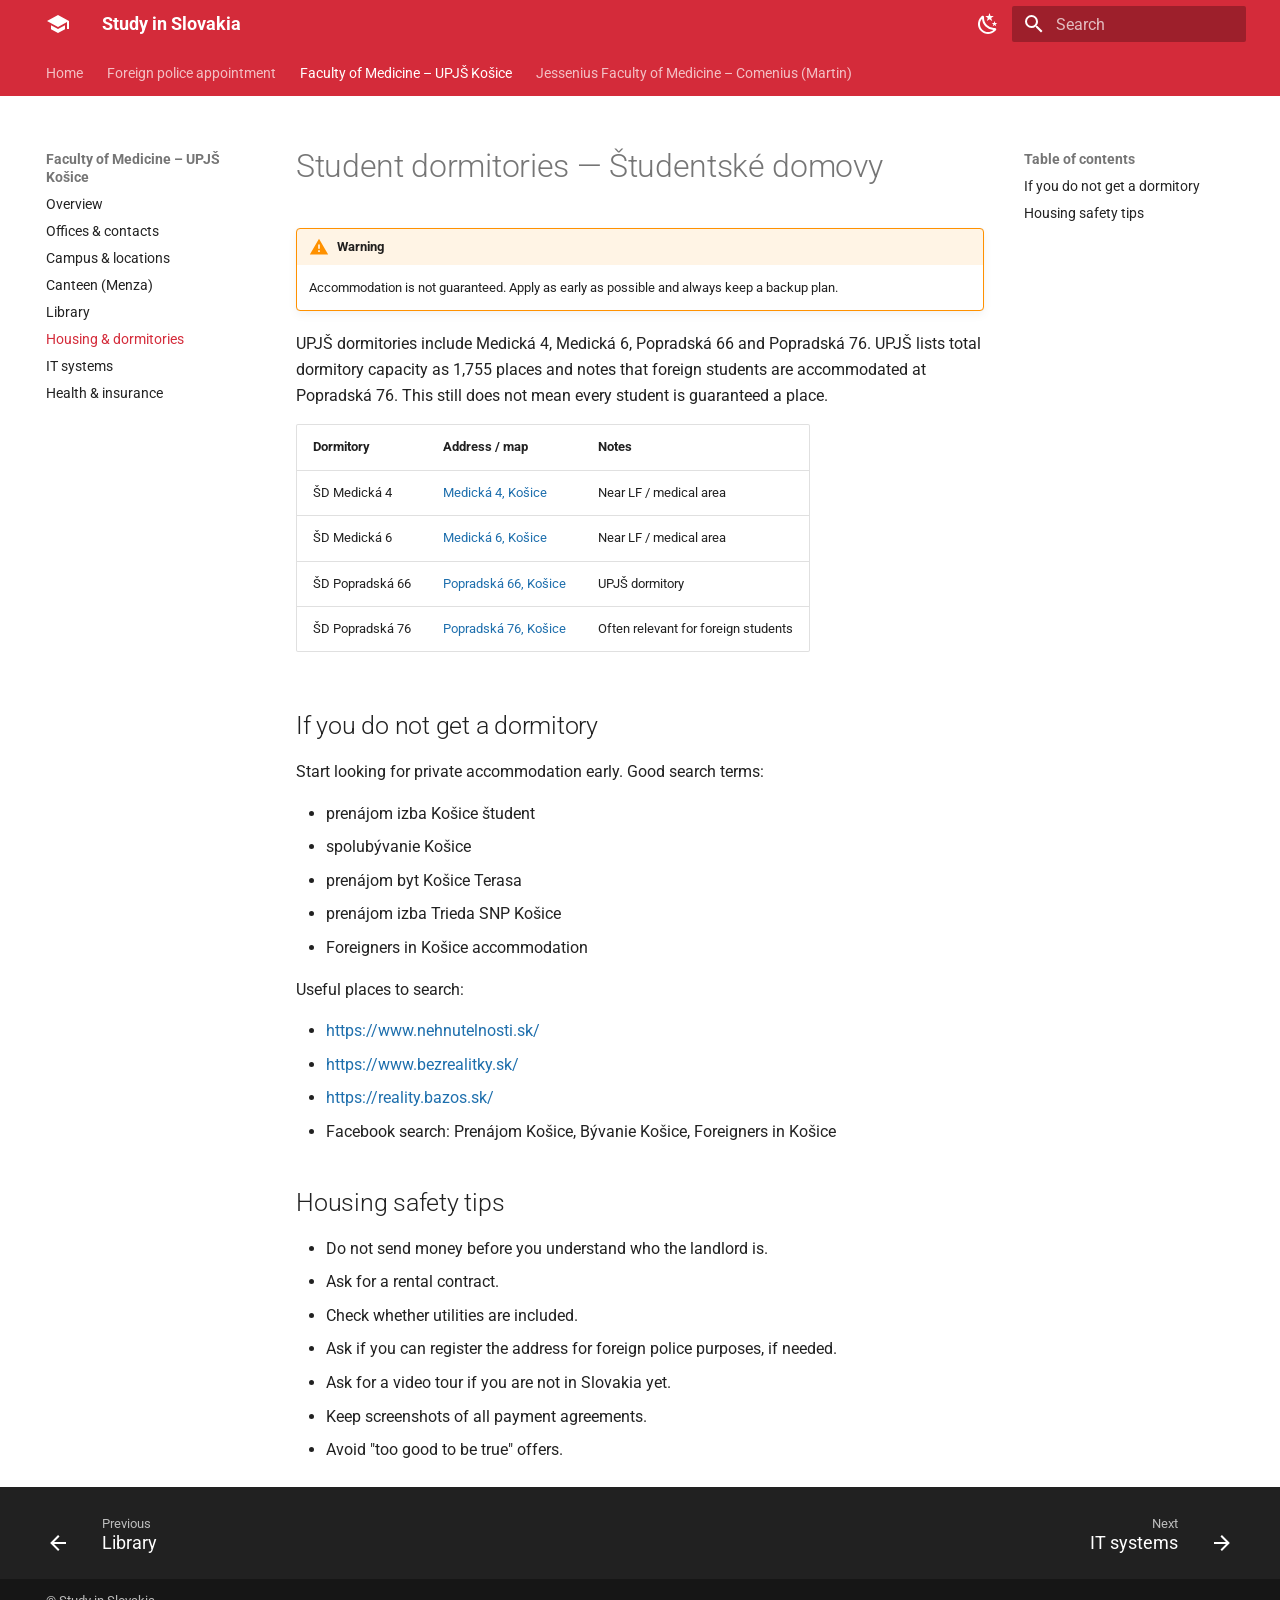
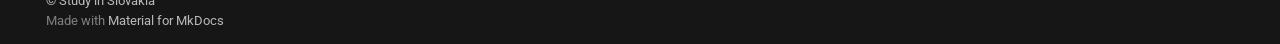
<file: lf-upjs/housing/index.html>
<!doctype html>
<html lang="en" class="no-js">
  <head>
    
      <meta charset="utf-8">
      <meta name="viewport" content="width=device-width,initial-scale=1">
      
        <meta name="description" content="Knowledge base and guides for international students in Slovakia">
      
      
      
        <link rel="canonical" href="https://studyinslovakia.info/lf-upjs/housing/">
      
      
        <link rel="prev" href="../library/">
      
      
        <link rel="next" href="../it-systems/">
      
      
        
      
      
      <link rel="icon" href="../../assets/images/favicon.png">
      <meta name="generator" content="mkdocs-1.6.1, mkdocs-material-9.7.7">
    
    
      
        <title>Housing & dormitories - Study in Slovakia</title>
      
    
    
      <link rel="stylesheet" href="../../assets/stylesheets/main.ec1eaa64.min.css">
      
        
        <link rel="stylesheet" href="../../assets/stylesheets/palette.ab4e12ef.min.css">
      
      


    
    
      
    
    
      
        
        
        <link rel="preconnect" href="https://fonts.gstatic.com" crossorigin>
        <link rel="stylesheet" href="https://fonts.googleapis.com/css?family=Roboto:300,300i,400,400i,700,700i%7CRoboto+Mono:400,400i,700,700i&display=fallback">
        <style>:root{--md-text-font:"Roboto";--md-code-font:"Roboto Mono"}</style>
      
    
    
      <link rel="stylesheet" href="../../stylesheets/extra.css">
    
    <script>__md_scope=new URL("../..",location),__md_hash=e=>[...e].reduce(((e,_)=>(e<<5)-e+_.charCodeAt(0)),0),__md_get=(e,_=localStorage,t=__md_scope)=>JSON.parse(_.getItem(t.pathname+"."+e)),__md_set=(e,_,t=localStorage,a=__md_scope)=>{try{t.setItem(a.pathname+"."+e,JSON.stringify(_))}catch(e){}}</script>
    
      

    
    
  </head>
  
  
    
    
      
    
    
    
    
    <body dir="ltr" data-md-color-scheme="default" data-md-color-primary="custom" data-md-color-accent="custom">
  
    
    <input class="md-toggle" data-md-toggle="drawer" type="checkbox" id="__drawer" autocomplete="off">
    <input class="md-toggle" data-md-toggle="search" type="checkbox" id="__search" autocomplete="off">
    <label class="md-overlay" for="__drawer"></label>
    <div data-md-component="skip">
      
        
        <a href="#student-dormitories-studentske-domovy" class="md-skip">
          Skip to content
        </a>
      
    </div>
    <div data-md-component="announce">
      
    </div>
    
    
      

<header class="md-header" data-md-component="header">
  <nav class="md-header__inner md-grid" aria-label="Header">
    <a href="../.." title="Study in Slovakia" class="md-header__button md-logo" aria-label="Study in Slovakia" data-md-component="logo">
      
  
  <svg xmlns="http://www.w3.org/2000/svg" viewBox="0 0 24 24"><path d="M12 3 1 9l11 6 9-4.91V17h2V9M5 13.18v4L12 21l7-3.82v-4L12 17z"/></svg>

    </a>
    <label class="md-header__button md-icon" for="__drawer">
      
      <svg xmlns="http://www.w3.org/2000/svg" viewBox="0 0 24 24"><path d="M3 6h18v2H3zm0 5h18v2H3zm0 5h18v2H3z"/></svg>
    </label>
    <div class="md-header__title" data-md-component="header-title">
      <div class="md-header__ellipsis">
        <div class="md-header__topic">
          <span class="md-ellipsis">
            Study in Slovakia
          </span>
        </div>
        <div class="md-header__topic" data-md-component="header-topic">
          <span class="md-ellipsis">
            
              Housing & dormitories
            
          </span>
        </div>
      </div>
    </div>
    
      
        <form class="md-header__option" data-md-component="palette">
  
    
    
    
    <input class="md-option" data-md-color-media="(prefers-color-scheme: light)" data-md-color-scheme="default" data-md-color-primary="custom" data-md-color-accent="custom"  aria-label="Switch to dark mode"  type="radio" name="__palette" id="__palette_0">
    
      <label class="md-header__button md-icon" title="Switch to dark mode" for="__palette_1" hidden>
        <svg xmlns="http://www.w3.org/2000/svg" viewBox="0 0 24 24"><path d="m17.75 4.09-2.53 1.94.91 3.06-2.63-1.81-2.63 1.81.91-3.06-2.53-1.94L12.44 4l1.06-3 1.06 3zm3.5 6.91-1.64 1.25.59 1.98-1.7-1.17-1.7 1.17.59-1.98L15.75 11l2.06-.05L18.5 9l.69 1.95zm-2.28 4.95c.83-.08 1.72 1.1 1.19 1.85-.32.45-.66.87-1.08 1.27C15.17 23 8.84 23 4.94 19.07c-3.91-3.9-3.91-10.24 0-14.14.4-.4.82-.76 1.27-1.08.75-.53 1.93.36 1.85 1.19-.27 2.86.69 5.83 2.89 8.02a9.96 9.96 0 0 0 8.02 2.89m-1.64 2.02a12.08 12.08 0 0 1-7.8-3.47c-2.17-2.19-3.33-5-3.49-7.82-2.81 3.14-2.7 7.96.31 10.98 3.02 3.01 7.84 3.12 10.98.31"/></svg>
      </label>
    
  
    
    
    
    <input class="md-option" data-md-color-media="(prefers-color-scheme: dark)" data-md-color-scheme="slate" data-md-color-primary="custom" data-md-color-accent="custom"  aria-label="Switch to light mode"  type="radio" name="__palette" id="__palette_1">
    
      <label class="md-header__button md-icon" title="Switch to light mode" for="__palette_0" hidden>
        <svg xmlns="http://www.w3.org/2000/svg" viewBox="0 0 24 24"><path d="M12 7a5 5 0 0 1 5 5 5 5 0 0 1-5 5 5 5 0 0 1-5-5 5 5 0 0 1 5-5m0 2a3 3 0 0 0-3 3 3 3 0 0 0 3 3 3 3 0 0 0 3-3 3 3 0 0 0-3-3m0-7 2.39 3.42C13.65 5.15 12.84 5 12 5s-1.65.15-2.39.42zM3.34 7l4.16-.35A7.2 7.2 0 0 0 5.94 8.5c-.44.74-.69 1.5-.83 2.29zm.02 10 1.76-3.77a7.131 7.131 0 0 0 2.38 4.14zM20.65 7l-1.77 3.79a7.02 7.02 0 0 0-2.38-4.15zm-.01 10-4.14.36c.59-.51 1.12-1.14 1.54-1.86.42-.73.69-1.5.83-2.29zM12 22l-2.41-3.44c.74.27 1.55.44 2.41.44.82 0 1.63-.17 2.37-.44z"/></svg>
      </label>
    
  
</form>
      
    
    
      <script>var palette=__md_get("__palette");if(palette&&palette.color){if("(prefers-color-scheme)"===palette.color.media){var media=matchMedia("(prefers-color-scheme: light)"),input=document.querySelector(media.matches?"[data-md-color-media='(prefers-color-scheme: light)']":"[data-md-color-media='(prefers-color-scheme: dark)']");palette.color.media=input.getAttribute("data-md-color-media"),palette.color.scheme=input.getAttribute("data-md-color-scheme"),palette.color.primary=input.getAttribute("data-md-color-primary"),palette.color.accent=input.getAttribute("data-md-color-accent")}for(var[key,value]of Object.entries(palette.color))document.body.setAttribute("data-md-color-"+key,value)}</script>
    
    
    
      
      
        <label class="md-header__button md-icon" for="__search">
          
          <svg xmlns="http://www.w3.org/2000/svg" viewBox="0 0 24 24"><path d="M9.5 3A6.5 6.5 0 0 1 16 9.5c0 1.61-.59 3.09-1.56 4.23l.27.27h.79l5 5-1.5 1.5-5-5v-.79l-.27-.27A6.52 6.52 0 0 1 9.5 16 6.5 6.5 0 0 1 3 9.5 6.5 6.5 0 0 1 9.5 3m0 2C7 5 5 7 5 9.5S7 14 9.5 14 14 12 14 9.5 12 5 9.5 5"/></svg>
        </label>
        <div class="md-search" data-md-component="search" role="dialog">
  <label class="md-search__overlay" for="__search"></label>
  <div class="md-search__inner" role="search">
    <form class="md-search__form" name="search">
      <input type="text" class="md-search__input" name="query" aria-label="Search" placeholder="Search" autocapitalize="off" autocorrect="off" autocomplete="off" spellcheck="false" data-md-component="search-query" required>
      <label class="md-search__icon md-icon" for="__search">
        
        <svg xmlns="http://www.w3.org/2000/svg" viewBox="0 0 24 24"><path d="M9.5 3A6.5 6.5 0 0 1 16 9.5c0 1.61-.59 3.09-1.56 4.23l.27.27h.79l5 5-1.5 1.5-5-5v-.79l-.27-.27A6.52 6.52 0 0 1 9.5 16 6.5 6.5 0 0 1 3 9.5 6.5 6.5 0 0 1 9.5 3m0 2C7 5 5 7 5 9.5S7 14 9.5 14 14 12 14 9.5 12 5 9.5 5"/></svg>
        
        <svg xmlns="http://www.w3.org/2000/svg" viewBox="0 0 24 24"><path d="M20 11v2H8l5.5 5.5-1.42 1.42L4.16 12l7.92-7.92L13.5 5.5 8 11z"/></svg>
      </label>
      <nav class="md-search__options" aria-label="Search">
        
          <a href="javascript:void(0)" class="md-search__icon md-icon" title="Share" aria-label="Share" data-clipboard data-clipboard-text="" data-md-component="search-share" tabindex="-1">
            
            <svg xmlns="http://www.w3.org/2000/svg" viewBox="0 0 24 24"><path d="M18 16.08c-.76 0-1.44.3-1.96.77L8.91 12.7c.05-.23.09-.46.09-.7s-.04-.47-.09-.7l7.05-4.11c.54.5 1.25.81 2.04.81a3 3 0 0 0 3-3 3 3 0 0 0-3-3 3 3 0 0 0-3 3c0 .24.04.47.09.7L8.04 9.81C7.5 9.31 6.79 9 6 9a3 3 0 0 0-3 3 3 3 0 0 0 3 3c.79 0 1.5-.31 2.04-.81l7.12 4.15c-.05.21-.08.43-.08.66 0 1.61 1.31 2.91 2.92 2.91s2.92-1.3 2.92-2.91A2.92 2.92 0 0 0 18 16.08"/></svg>
          </a>
        
        <button type="reset" class="md-search__icon md-icon" title="Clear" aria-label="Clear" tabindex="-1">
          
          <svg xmlns="http://www.w3.org/2000/svg" viewBox="0 0 24 24"><path d="M19 6.41 17.59 5 12 10.59 6.41 5 5 6.41 10.59 12 5 17.59 6.41 19 12 13.41 17.59 19 19 17.59 13.41 12z"/></svg>
        </button>
      </nav>
      
        <div class="md-search__suggest" data-md-component="search-suggest"></div>
      
    </form>
    <div class="md-search__output">
      <div class="md-search__scrollwrap" tabindex="0" data-md-scrollfix>
        <div class="md-search-result" data-md-component="search-result">
          <div class="md-search-result__meta">
            Initializing search
          </div>
          <ol class="md-search-result__list" role="presentation"></ol>
        </div>
      </div>
    </div>
  </div>
</div>
      
    
    
  </nav>
  
</header>
    
    <div class="md-container" data-md-component="container">
      
      
        
          
            
<nav class="md-tabs" aria-label="Tabs" data-md-component="tabs">
  <div class="md-grid">
    <ul class="md-tabs__list">
      
        
  
  
  
  
    <li class="md-tabs__item">
      <a href="../.." class="md-tabs__link">
        
  
  
    
  
  Home

      </a>
    </li>
  

      
        
  
  
  
  
    <li class="md-tabs__item">
      <a href="../../foreign-police/" class="md-tabs__link">
        
  
  
    
  
  Foreign police appointment

      </a>
    </li>
  

      
        
  
  
  
    
  
  
    
    
      <li class="md-tabs__item md-tabs__item--active">
        <a href="../" class="md-tabs__link">
          
  
  
  Faculty of Medicine – UPJŠ Košice

        </a>
      </li>
    
  

      
        
  
  
  
  
    
    
      <li class="md-tabs__item">
        <a href="../../jlf-uk/" class="md-tabs__link">
          
  
  
  Jessenius Faculty of Medicine – Comenius (Martin)

        </a>
      </li>
    
  

      
    </ul>
  </div>
</nav>
          
        
      
      <main class="md-main" data-md-component="main">
        <div class="md-main__inner md-grid">
          
            
              
              <div class="md-sidebar md-sidebar--primary" data-md-component="sidebar" data-md-type="navigation" >
                <div class="md-sidebar__scrollwrap">
                  <div class="md-sidebar__inner">
                    


  


<nav class="md-nav md-nav--primary md-nav--lifted" aria-label="Navigation" data-md-level="0">
  <label class="md-nav__title" for="__drawer">
    <a href="../.." title="Study in Slovakia" class="md-nav__button md-logo" aria-label="Study in Slovakia" data-md-component="logo">
      
  
  <svg xmlns="http://www.w3.org/2000/svg" viewBox="0 0 24 24"><path d="M12 3 1 9l11 6 9-4.91V17h2V9M5 13.18v4L12 21l7-3.82v-4L12 17z"/></svg>

    </a>
    Study in Slovakia
  </label>
  
  <ul class="md-nav__list" data-md-scrollfix>
    
      
      
  
  
  
  
    <li class="md-nav__item">
      <a href="../.." class="md-nav__link">
        
  
  
  <span class="md-ellipsis">
    
  
    Home
  

    
  </span>
  
  

      </a>
    </li>
  

    
      
      
  
  
  
  
    <li class="md-nav__item">
      <a href="../../foreign-police/" class="md-nav__link">
        
  
  
  <span class="md-ellipsis">
    
  
    Foreign police appointment
  

    
  </span>
  
  

      </a>
    </li>
  

    
      
      
  
  
    
  
  
  
    
    
    
    
      
        
        
      
      
        
      
    
    
    <li class="md-nav__item md-nav__item--active md-nav__item--section md-nav__item--nested">
      
        
        
        <input class="md-nav__toggle md-toggle " type="checkbox" id="__nav_3" checked>
        
          
          <label class="md-nav__link" for="__nav_3" id="__nav_3_label" tabindex="">
            
  
  
  <span class="md-ellipsis">
    
  
    Faculty of Medicine – UPJŠ Košice
  

    
  </span>
  
  

            <span class="md-nav__icon md-icon"></span>
          </label>
        
        <nav class="md-nav" data-md-level="1" aria-labelledby="__nav_3_label" aria-expanded="true">
          <label class="md-nav__title" for="__nav_3">
            <span class="md-nav__icon md-icon"></span>
            
  
    Faculty of Medicine – UPJŠ Košice
  

          </label>
          <ul class="md-nav__list" data-md-scrollfix>
            
              
                
  
  
  
  
    <li class="md-nav__item">
      <a href="../" class="md-nav__link">
        
  
  
  <span class="md-ellipsis">
    
  
    Overview
  

    
  </span>
  
  

      </a>
    </li>
  

              
            
              
                
  
  
  
  
    <li class="md-nav__item">
      <a href="../contacts/" class="md-nav__link">
        
  
  
  <span class="md-ellipsis">
    
  
    Offices & contacts
  

    
  </span>
  
  

      </a>
    </li>
  

              
            
              
                
  
  
  
  
    <li class="md-nav__item">
      <a href="../campus/" class="md-nav__link">
        
  
  
  <span class="md-ellipsis">
    
  
    Campus & locations
  

    
  </span>
  
  

      </a>
    </li>
  

              
            
              
                
  
  
  
  
    <li class="md-nav__item">
      <a href="../canteen/" class="md-nav__link">
        
  
  
  <span class="md-ellipsis">
    
  
    Canteen (Menza)
  

    
  </span>
  
  

      </a>
    </li>
  

              
            
              
                
  
  
  
  
    <li class="md-nav__item">
      <a href="../library/" class="md-nav__link">
        
  
  
  <span class="md-ellipsis">
    
  
    Library
  

    
  </span>
  
  

      </a>
    </li>
  

              
            
              
                
  
  
    
  
  
  
    <li class="md-nav__item md-nav__item--active">
      
      <input class="md-nav__toggle md-toggle" type="checkbox" id="__toc">
      
      
        
      
      
        <label class="md-nav__link md-nav__link--active" for="__toc">
          
  
  
  <span class="md-ellipsis">
    
  
    Housing & dormitories
  

    
  </span>
  
  

          <span class="md-nav__icon md-icon"></span>
        </label>
      
      <a href="./" class="md-nav__link md-nav__link--active">
        
  
  
  <span class="md-ellipsis">
    
  
    Housing & dormitories
  

    
  </span>
  
  

      </a>
      
        

<nav class="md-nav md-nav--secondary" aria-label="Table of contents">
  
  
  
    
  
  
    <label class="md-nav__title" for="__toc">
      <span class="md-nav__icon md-icon"></span>
      Table of contents
    </label>
    <ul class="md-nav__list" data-md-component="toc" data-md-scrollfix>
      
        <li class="md-nav__item">
  <a href="#if-you-do-not-get-a-dormitory" class="md-nav__link">
    <span class="md-ellipsis">
      
        If you do not get a dormitory
      
    </span>
  </a>
  
</li>
      
        <li class="md-nav__item">
  <a href="#housing-safety-tips" class="md-nav__link">
    <span class="md-ellipsis">
      
        Housing safety tips
      
    </span>
  </a>
  
</li>
      
    </ul>
  
</nav>
      
    </li>
  

              
            
              
                
  
  
  
  
    <li class="md-nav__item">
      <a href="../it-systems/" class="md-nav__link">
        
  
  
  <span class="md-ellipsis">
    
  
    IT systems
  

    
  </span>
  
  

      </a>
    </li>
  

              
            
              
                
  
  
  
  
    <li class="md-nav__item">
      <a href="../health/" class="md-nav__link">
        
  
  
  <span class="md-ellipsis">
    
  
    Health & insurance
  

    
  </span>
  
  

      </a>
    </li>
  

              
            
          </ul>
        </nav>
      
    </li>
  

    
      
      
  
  
  
  
    
    
    
    
      
      
        
      
    
    
    <li class="md-nav__item md-nav__item--nested">
      
        
        
        <input class="md-nav__toggle md-toggle " type="checkbox" id="__nav_4" >
        
          
          <label class="md-nav__link" for="__nav_4" id="__nav_4_label" tabindex="0">
            
  
  
  <span class="md-ellipsis">
    
  
    Jessenius Faculty of Medicine – Comenius (Martin)
  

    
  </span>
  
  

            <span class="md-nav__icon md-icon"></span>
          </label>
        
        <nav class="md-nav" data-md-level="1" aria-labelledby="__nav_4_label" aria-expanded="false">
          <label class="md-nav__title" for="__nav_4">
            <span class="md-nav__icon md-icon"></span>
            
  
    Jessenius Faculty of Medicine – Comenius (Martin)
  

          </label>
          <ul class="md-nav__list" data-md-scrollfix>
            
              
                
  
  
  
  
    <li class="md-nav__item">
      <a href="../../jlf-uk/" class="md-nav__link">
        
  
  
  <span class="md-ellipsis">
    
  
    First-year enrolment
  

    
  </span>
  
  

      </a>
    </li>
  

              
            
          </ul>
        </nav>
      
    </li>
  

    
  </ul>
</nav>
                  </div>
                </div>
              </div>
            
            
              
              <div class="md-sidebar md-sidebar--secondary" data-md-component="sidebar" data-md-type="toc" >
                <div class="md-sidebar__scrollwrap">
                  <div class="md-sidebar__inner">
                    

<nav class="md-nav md-nav--secondary" aria-label="Table of contents">
  
  
  
    
  
  
    <label class="md-nav__title" for="__toc">
      <span class="md-nav__icon md-icon"></span>
      Table of contents
    </label>
    <ul class="md-nav__list" data-md-component="toc" data-md-scrollfix>
      
        <li class="md-nav__item">
  <a href="#if-you-do-not-get-a-dormitory" class="md-nav__link">
    <span class="md-ellipsis">
      
        If you do not get a dormitory
      
    </span>
  </a>
  
</li>
      
        <li class="md-nav__item">
  <a href="#housing-safety-tips" class="md-nav__link">
    <span class="md-ellipsis">
      
        Housing safety tips
      
    </span>
  </a>
  
</li>
      
    </ul>
  
</nav>
                  </div>
                </div>
              </div>
            
          
          
            <div class="md-content" data-md-component="content">
              
              <article class="md-content__inner md-typeset">
                
                  



<h1 id="student-dormitories-studentske-domovy">Student dormitories — Študentské domovy<a class="headerlink" href="#student-dormitories-studentske-domovy" title="Permanent link">&para;</a></h1>
<div class="admonition warning">
<p class="admonition-title">Warning</p>
<p>Accommodation is not guaranteed. Apply as early as possible and always keep
a backup plan.</p>
</div>
<p>UPJŠ dormitories include Medická 4, Medická 6, Popradská 66 and Popradská 76.
UPJŠ lists total dormitory capacity as 1,755 places and notes that foreign
students are accommodated at Popradská 76. This still does not mean every student
is guaranteed a place.</p>
<table>
<thead>
<tr>
<th>Dormitory</th>
<th>Address / map</th>
<th>Notes</th>
</tr>
</thead>
<tbody>
<tr>
<td>ŠD Medická 4</td>
<td><a href="https://www.google.com/maps/search/?api=1&amp;query=Medick%C3%A1%204%2C%20Ko%C5%A1ice">Medická 4, Košice</a></td>
<td>Near LF / medical area</td>
</tr>
<tr>
<td>ŠD Medická 6</td>
<td><a href="https://www.google.com/maps/search/?api=1&amp;query=Medick%C3%A1%206%2C%20Ko%C5%A1ice">Medická 6, Košice</a></td>
<td>Near LF / medical area</td>
</tr>
<tr>
<td>ŠD Popradská 66</td>
<td><a href="https://www.google.com/maps/search/?api=1&amp;query=Popradsk%C3%A1%2066%2C%20Ko%C5%A1ice">Popradská 66, Košice</a></td>
<td>UPJŠ dormitory</td>
</tr>
<tr>
<td>ŠD Popradská 76</td>
<td><a href="https://www.google.com/maps/search/?api=1&amp;query=Popradsk%C3%A1%2076%2C%20Ko%C5%A1ice">Popradská 76, Košice</a></td>
<td>Often relevant for foreign students</td>
</tr>
</tbody>
</table>
<h2 id="if-you-do-not-get-a-dormitory">If you do not get a dormitory<a class="headerlink" href="#if-you-do-not-get-a-dormitory" title="Permanent link">&para;</a></h2>
<p>Start looking for private accommodation early. Good search terms:</p>
<ul>
<li>prenájom izba Košice študent</li>
<li>spolubývanie Košice</li>
<li>prenájom byt Košice Terasa</li>
<li>prenájom izba Trieda SNP Košice</li>
<li>Foreigners in Košice accommodation</li>
</ul>
<p>Useful places to search:</p>
<ul>
<li><a href="https://www.nehnutelnosti.sk/">https://www.nehnutelnosti.sk/</a></li>
<li><a href="https://www.bezrealitky.sk/">https://www.bezrealitky.sk/</a></li>
<li><a href="https://reality.bazos.sk/">https://reality.bazos.sk/</a></li>
<li>Facebook search: Prenájom Košice, Bývanie Košice, Foreigners in Košice</li>
</ul>
<h2 id="housing-safety-tips">Housing safety tips<a class="headerlink" href="#housing-safety-tips" title="Permanent link">&para;</a></h2>
<ul>
<li>Do not send money before you understand who the landlord is.</li>
<li>Ask for a rental contract.</li>
<li>Check whether utilities are included.</li>
<li>Ask if you can register the address for foreign police purposes, if needed.</li>
<li>Ask for a video tour if you are not in Slovakia yet.</li>
<li>Keep screenshots of all payment agreements.</li>
<li>Avoid "too good to be true" offers.</li>
</ul>












                
              </article>
            </div>
          
          
<script>var target=document.getElementById(location.hash.slice(1));target&&target.name&&(target.checked=target.name.startsWith("__tabbed_"))</script>
        </div>
        
          <button type="button" class="md-top md-icon" data-md-component="top" hidden>
  
  <svg xmlns="http://www.w3.org/2000/svg" viewBox="0 0 24 24"><path d="M13 20h-2V8l-5.5 5.5-1.42-1.42L12 4.16l7.92 7.92-1.42 1.42L13 8z"/></svg>
  Back to top
</button>
        
      </main>
      
        <footer class="md-footer">
  
    
      
      <nav class="md-footer__inner md-grid" aria-label="Footer" >
        
          
          <a href="../library/" class="md-footer__link md-footer__link--prev" aria-label="Previous: Library">
            <div class="md-footer__button md-icon">
              
              <svg xmlns="http://www.w3.org/2000/svg" viewBox="0 0 24 24"><path d="M20 11v2H8l5.5 5.5-1.42 1.42L4.16 12l7.92-7.92L13.5 5.5 8 11z"/></svg>
            </div>
            <div class="md-footer__title">
              <span class="md-footer__direction">
                Previous
              </span>
              <div class="md-ellipsis">
                Library
              </div>
            </div>
          </a>
        
        
          
          <a href="../it-systems/" class="md-footer__link md-footer__link--next" aria-label="Next: IT systems">
            <div class="md-footer__title">
              <span class="md-footer__direction">
                Next
              </span>
              <div class="md-ellipsis">
                IT systems
              </div>
            </div>
            <div class="md-footer__button md-icon">
              
              <svg xmlns="http://www.w3.org/2000/svg" viewBox="0 0 24 24"><path d="M4 11v2h12l-5.5 5.5 1.42 1.42L19.84 12l-7.92-7.92L10.5 5.5 16 11z"/></svg>
            </div>
          </a>
        
      </nav>
    
  
  <div class="md-footer-meta md-typeset">
    <div class="md-footer-meta__inner md-grid">
      <div class="md-copyright">
  
    <div class="md-copyright__highlight">
      © Study in Slovakia
    </div>
  
  
    Made with
    <a href="https://squidfunk.github.io/mkdocs-material/" target="_blank" rel="noopener">
      Material for MkDocs
    </a>
  
</div>
      
    </div>
  </div>
</footer>
      
    </div>
    <div class="md-dialog" data-md-component="dialog">
      <div class="md-dialog__inner md-typeset"></div>
    </div>
    
    
    
      
      
      <script id="__config" type="application/json">{"annotate": null, "base": "../..", "features": ["navigation.tabs", "navigation.sections", "navigation.top", "navigation.instant", "navigation.footer", "search.suggest", "search.highlight", "search.share", "content.code.copy", "toc.follow"], "search": "../../assets/javascripts/workers/search.2c215733.min.js", "tags": null, "translations": {"clipboard.copied": "Copied to clipboard", "clipboard.copy": "Copy to clipboard", "search.result.more.one": "1 more on this page", "search.result.more.other": "# more on this page", "search.result.none": "No matching documents", "search.result.one": "1 matching document", "search.result.other": "# matching documents", "search.result.placeholder": "Type to start searching", "search.result.term.missing": "Missing", "select.version": "Select version"}, "version": null}</script>
    
    
      <script src="../../assets/javascripts/bundle.d7400e89.min.js"></script>
      
    
  </body>
</html>
</file>
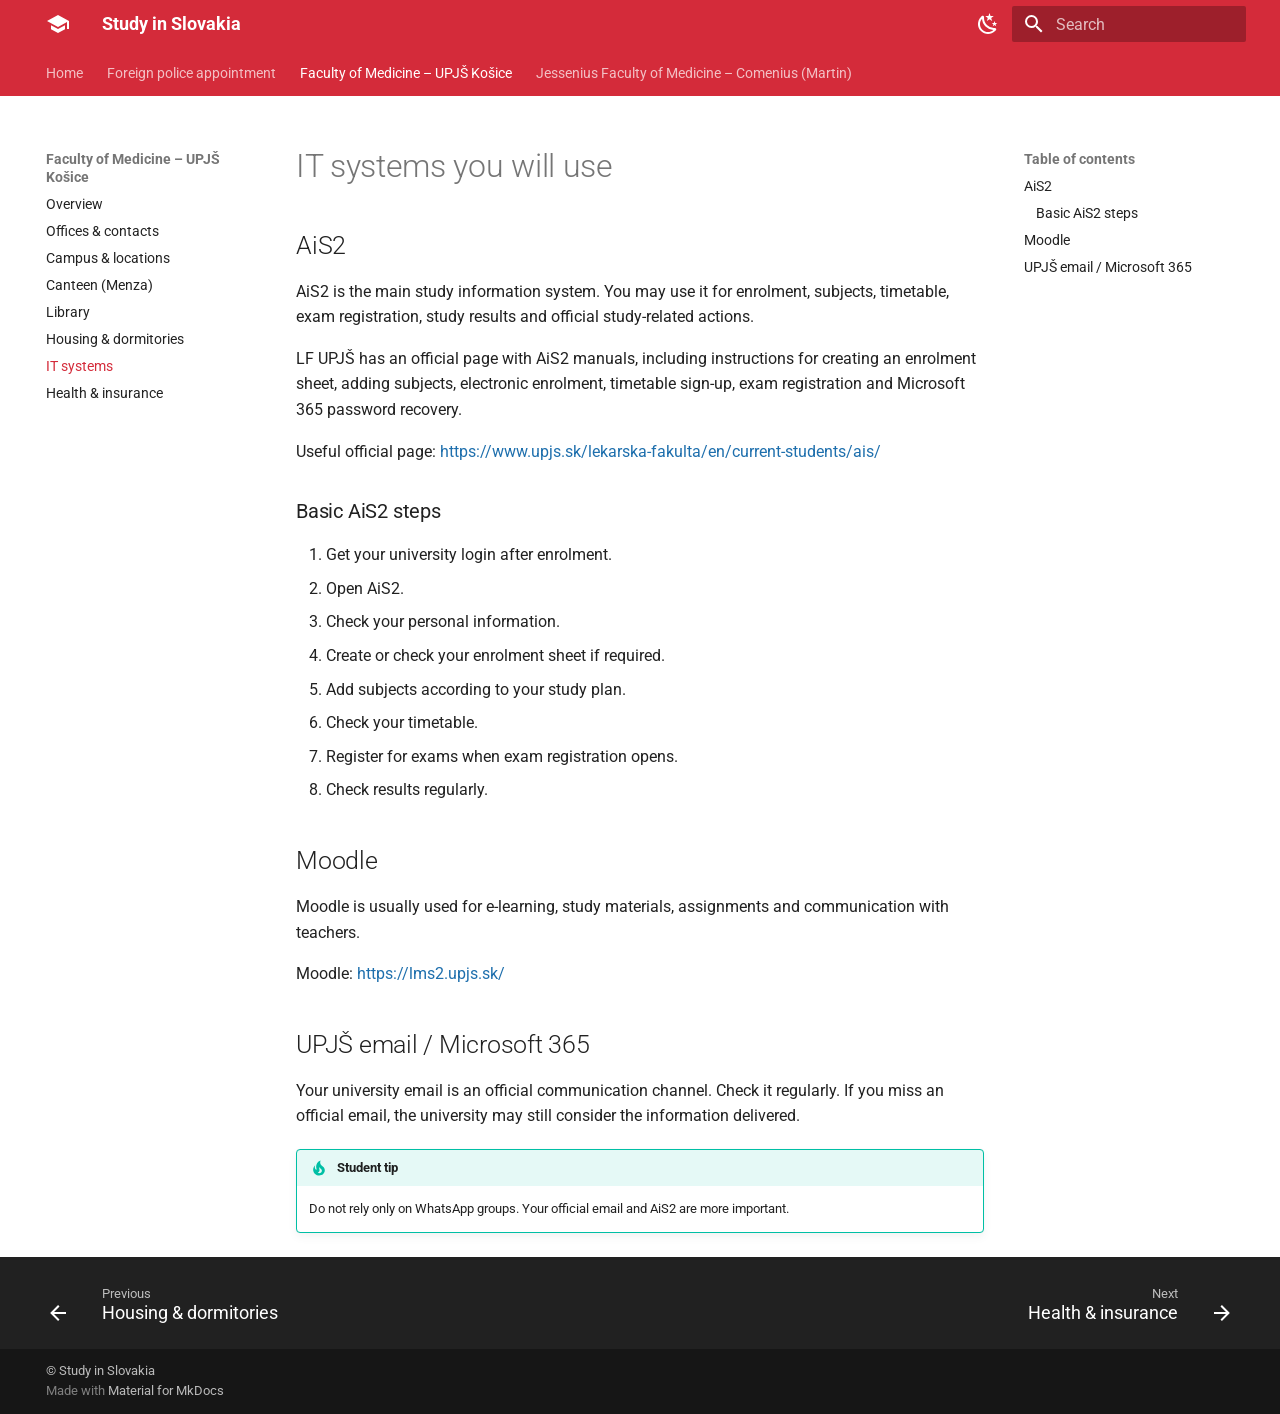
<file: lf-upjs/it-systems/index.html>
<!doctype html>
<html lang="en" class="no-js">
  <head>
    
      <meta charset="utf-8">
      <meta name="viewport" content="width=device-width,initial-scale=1">
      
        <meta name="description" content="Knowledge base and guides for international students in Slovakia">
      
      
      
        <link rel="canonical" href="https://studyinslovakia.info/lf-upjs/it-systems/">
      
      
        <link rel="prev" href="../housing/">
      
      
        <link rel="next" href="../health/">
      
      
        
      
      
      <link rel="icon" href="../../assets/images/favicon.png">
      <meta name="generator" content="mkdocs-1.6.1, mkdocs-material-9.7.7">
    
    
      
        <title>IT systems - Study in Slovakia</title>
      
    
    
      <link rel="stylesheet" href="../../assets/stylesheets/main.ec1eaa64.min.css">
      
        
        <link rel="stylesheet" href="../../assets/stylesheets/palette.ab4e12ef.min.css">
      
      


    
    
      
    
    
      
        
        
        <link rel="preconnect" href="https://fonts.gstatic.com" crossorigin>
        <link rel="stylesheet" href="https://fonts.googleapis.com/css?family=Roboto:300,300i,400,400i,700,700i%7CRoboto+Mono:400,400i,700,700i&display=fallback">
        <style>:root{--md-text-font:"Roboto";--md-code-font:"Roboto Mono"}</style>
      
    
    
      <link rel="stylesheet" href="../../stylesheets/extra.css">
    
    <script>__md_scope=new URL("../..",location),__md_hash=e=>[...e].reduce(((e,_)=>(e<<5)-e+_.charCodeAt(0)),0),__md_get=(e,_=localStorage,t=__md_scope)=>JSON.parse(_.getItem(t.pathname+"."+e)),__md_set=(e,_,t=localStorage,a=__md_scope)=>{try{t.setItem(a.pathname+"."+e,JSON.stringify(_))}catch(e){}}</script>
    
      

    
    
  </head>
  
  
    
    
      
    
    
    
    
    <body dir="ltr" data-md-color-scheme="default" data-md-color-primary="custom" data-md-color-accent="custom">
  
    
    <input class="md-toggle" data-md-toggle="drawer" type="checkbox" id="__drawer" autocomplete="off">
    <input class="md-toggle" data-md-toggle="search" type="checkbox" id="__search" autocomplete="off">
    <label class="md-overlay" for="__drawer"></label>
    <div data-md-component="skip">
      
        
        <a href="#it-systems-you-will-use" class="md-skip">
          Skip to content
        </a>
      
    </div>
    <div data-md-component="announce">
      
    </div>
    
    
      

<header class="md-header" data-md-component="header">
  <nav class="md-header__inner md-grid" aria-label="Header">
    <a href="../.." title="Study in Slovakia" class="md-header__button md-logo" aria-label="Study in Slovakia" data-md-component="logo">
      
  
  <svg xmlns="http://www.w3.org/2000/svg" viewBox="0 0 24 24"><path d="M12 3 1 9l11 6 9-4.91V17h2V9M5 13.18v4L12 21l7-3.82v-4L12 17z"/></svg>

    </a>
    <label class="md-header__button md-icon" for="__drawer">
      
      <svg xmlns="http://www.w3.org/2000/svg" viewBox="0 0 24 24"><path d="M3 6h18v2H3zm0 5h18v2H3zm0 5h18v2H3z"/></svg>
    </label>
    <div class="md-header__title" data-md-component="header-title">
      <div class="md-header__ellipsis">
        <div class="md-header__topic">
          <span class="md-ellipsis">
            Study in Slovakia
          </span>
        </div>
        <div class="md-header__topic" data-md-component="header-topic">
          <span class="md-ellipsis">
            
              IT systems
            
          </span>
        </div>
      </div>
    </div>
    
      
        <form class="md-header__option" data-md-component="palette">
  
    
    
    
    <input class="md-option" data-md-color-media="(prefers-color-scheme: light)" data-md-color-scheme="default" data-md-color-primary="custom" data-md-color-accent="custom"  aria-label="Switch to dark mode"  type="radio" name="__palette" id="__palette_0">
    
      <label class="md-header__button md-icon" title="Switch to dark mode" for="__palette_1" hidden>
        <svg xmlns="http://www.w3.org/2000/svg" viewBox="0 0 24 24"><path d="m17.75 4.09-2.53 1.94.91 3.06-2.63-1.81-2.63 1.81.91-3.06-2.53-1.94L12.44 4l1.06-3 1.06 3zm3.5 6.91-1.64 1.25.59 1.98-1.7-1.17-1.7 1.17.59-1.98L15.75 11l2.06-.05L18.5 9l.69 1.95zm-2.28 4.95c.83-.08 1.72 1.1 1.19 1.85-.32.45-.66.87-1.08 1.27C15.17 23 8.84 23 4.94 19.07c-3.91-3.9-3.91-10.24 0-14.14.4-.4.82-.76 1.27-1.08.75-.53 1.93.36 1.85 1.19-.27 2.86.69 5.83 2.89 8.02a9.96 9.96 0 0 0 8.02 2.89m-1.64 2.02a12.08 12.08 0 0 1-7.8-3.47c-2.17-2.19-3.33-5-3.49-7.82-2.81 3.14-2.7 7.96.31 10.98 3.02 3.01 7.84 3.12 10.98.31"/></svg>
      </label>
    
  
    
    
    
    <input class="md-option" data-md-color-media="(prefers-color-scheme: dark)" data-md-color-scheme="slate" data-md-color-primary="custom" data-md-color-accent="custom"  aria-label="Switch to light mode"  type="radio" name="__palette" id="__palette_1">
    
      <label class="md-header__button md-icon" title="Switch to light mode" for="__palette_0" hidden>
        <svg xmlns="http://www.w3.org/2000/svg" viewBox="0 0 24 24"><path d="M12 7a5 5 0 0 1 5 5 5 5 0 0 1-5 5 5 5 0 0 1-5-5 5 5 0 0 1 5-5m0 2a3 3 0 0 0-3 3 3 3 0 0 0 3 3 3 3 0 0 0 3-3 3 3 0 0 0-3-3m0-7 2.39 3.42C13.65 5.15 12.84 5 12 5s-1.65.15-2.39.42zM3.34 7l4.16-.35A7.2 7.2 0 0 0 5.94 8.5c-.44.74-.69 1.5-.83 2.29zm.02 10 1.76-3.77a7.131 7.131 0 0 0 2.38 4.14zM20.65 7l-1.77 3.79a7.02 7.02 0 0 0-2.38-4.15zm-.01 10-4.14.36c.59-.51 1.12-1.14 1.54-1.86.42-.73.69-1.5.83-2.29zM12 22l-2.41-3.44c.74.27 1.55.44 2.41.44.82 0 1.63-.17 2.37-.44z"/></svg>
      </label>
    
  
</form>
      
    
    
      <script>var palette=__md_get("__palette");if(palette&&palette.color){if("(prefers-color-scheme)"===palette.color.media){var media=matchMedia("(prefers-color-scheme: light)"),input=document.querySelector(media.matches?"[data-md-color-media='(prefers-color-scheme: light)']":"[data-md-color-media='(prefers-color-scheme: dark)']");palette.color.media=input.getAttribute("data-md-color-media"),palette.color.scheme=input.getAttribute("data-md-color-scheme"),palette.color.primary=input.getAttribute("data-md-color-primary"),palette.color.accent=input.getAttribute("data-md-color-accent")}for(var[key,value]of Object.entries(palette.color))document.body.setAttribute("data-md-color-"+key,value)}</script>
    
    
    
      
      
        <label class="md-header__button md-icon" for="__search">
          
          <svg xmlns="http://www.w3.org/2000/svg" viewBox="0 0 24 24"><path d="M9.5 3A6.5 6.5 0 0 1 16 9.5c0 1.61-.59 3.09-1.56 4.23l.27.27h.79l5 5-1.5 1.5-5-5v-.79l-.27-.27A6.52 6.52 0 0 1 9.5 16 6.5 6.5 0 0 1 3 9.5 6.5 6.5 0 0 1 9.5 3m0 2C7 5 5 7 5 9.5S7 14 9.5 14 14 12 14 9.5 12 5 9.5 5"/></svg>
        </label>
        <div class="md-search" data-md-component="search" role="dialog">
  <label class="md-search__overlay" for="__search"></label>
  <div class="md-search__inner" role="search">
    <form class="md-search__form" name="search">
      <input type="text" class="md-search__input" name="query" aria-label="Search" placeholder="Search" autocapitalize="off" autocorrect="off" autocomplete="off" spellcheck="false" data-md-component="search-query" required>
      <label class="md-search__icon md-icon" for="__search">
        
        <svg xmlns="http://www.w3.org/2000/svg" viewBox="0 0 24 24"><path d="M9.5 3A6.5 6.5 0 0 1 16 9.5c0 1.61-.59 3.09-1.56 4.23l.27.27h.79l5 5-1.5 1.5-5-5v-.79l-.27-.27A6.52 6.52 0 0 1 9.5 16 6.5 6.5 0 0 1 3 9.5 6.5 6.5 0 0 1 9.5 3m0 2C7 5 5 7 5 9.5S7 14 9.5 14 14 12 14 9.5 12 5 9.5 5"/></svg>
        
        <svg xmlns="http://www.w3.org/2000/svg" viewBox="0 0 24 24"><path d="M20 11v2H8l5.5 5.5-1.42 1.42L4.16 12l7.92-7.92L13.5 5.5 8 11z"/></svg>
      </label>
      <nav class="md-search__options" aria-label="Search">
        
          <a href="javascript:void(0)" class="md-search__icon md-icon" title="Share" aria-label="Share" data-clipboard data-clipboard-text="" data-md-component="search-share" tabindex="-1">
            
            <svg xmlns="http://www.w3.org/2000/svg" viewBox="0 0 24 24"><path d="M18 16.08c-.76 0-1.44.3-1.96.77L8.91 12.7c.05-.23.09-.46.09-.7s-.04-.47-.09-.7l7.05-4.11c.54.5 1.25.81 2.04.81a3 3 0 0 0 3-3 3 3 0 0 0-3-3 3 3 0 0 0-3 3c0 .24.04.47.09.7L8.04 9.81C7.5 9.31 6.79 9 6 9a3 3 0 0 0-3 3 3 3 0 0 0 3 3c.79 0 1.5-.31 2.04-.81l7.12 4.15c-.05.21-.08.43-.08.66 0 1.61 1.31 2.91 2.92 2.91s2.92-1.3 2.92-2.91A2.92 2.92 0 0 0 18 16.08"/></svg>
          </a>
        
        <button type="reset" class="md-search__icon md-icon" title="Clear" aria-label="Clear" tabindex="-1">
          
          <svg xmlns="http://www.w3.org/2000/svg" viewBox="0 0 24 24"><path d="M19 6.41 17.59 5 12 10.59 6.41 5 5 6.41 10.59 12 5 17.59 6.41 19 12 13.41 17.59 19 19 17.59 13.41 12z"/></svg>
        </button>
      </nav>
      
        <div class="md-search__suggest" data-md-component="search-suggest"></div>
      
    </form>
    <div class="md-search__output">
      <div class="md-search__scrollwrap" tabindex="0" data-md-scrollfix>
        <div class="md-search-result" data-md-component="search-result">
          <div class="md-search-result__meta">
            Initializing search
          </div>
          <ol class="md-search-result__list" role="presentation"></ol>
        </div>
      </div>
    </div>
  </div>
</div>
      
    
    
  </nav>
  
</header>
    
    <div class="md-container" data-md-component="container">
      
      
        
          
            
<nav class="md-tabs" aria-label="Tabs" data-md-component="tabs">
  <div class="md-grid">
    <ul class="md-tabs__list">
      
        
  
  
  
  
    <li class="md-tabs__item">
      <a href="../.." class="md-tabs__link">
        
  
  
    
  
  Home

      </a>
    </li>
  

      
        
  
  
  
  
    <li class="md-tabs__item">
      <a href="../../foreign-police/" class="md-tabs__link">
        
  
  
    
  
  Foreign police appointment

      </a>
    </li>
  

      
        
  
  
  
    
  
  
    
    
      <li class="md-tabs__item md-tabs__item--active">
        <a href="../" class="md-tabs__link">
          
  
  
  Faculty of Medicine – UPJŠ Košice

        </a>
      </li>
    
  

      
        
  
  
  
  
    
    
      <li class="md-tabs__item">
        <a href="../../jlf-uk/" class="md-tabs__link">
          
  
  
  Jessenius Faculty of Medicine – Comenius (Martin)

        </a>
      </li>
    
  

      
    </ul>
  </div>
</nav>
          
        
      
      <main class="md-main" data-md-component="main">
        <div class="md-main__inner md-grid">
          
            
              
              <div class="md-sidebar md-sidebar--primary" data-md-component="sidebar" data-md-type="navigation" >
                <div class="md-sidebar__scrollwrap">
                  <div class="md-sidebar__inner">
                    


  


<nav class="md-nav md-nav--primary md-nav--lifted" aria-label="Navigation" data-md-level="0">
  <label class="md-nav__title" for="__drawer">
    <a href="../.." title="Study in Slovakia" class="md-nav__button md-logo" aria-label="Study in Slovakia" data-md-component="logo">
      
  
  <svg xmlns="http://www.w3.org/2000/svg" viewBox="0 0 24 24"><path d="M12 3 1 9l11 6 9-4.91V17h2V9M5 13.18v4L12 21l7-3.82v-4L12 17z"/></svg>

    </a>
    Study in Slovakia
  </label>
  
  <ul class="md-nav__list" data-md-scrollfix>
    
      
      
  
  
  
  
    <li class="md-nav__item">
      <a href="../.." class="md-nav__link">
        
  
  
  <span class="md-ellipsis">
    
  
    Home
  

    
  </span>
  
  

      </a>
    </li>
  

    
      
      
  
  
  
  
    <li class="md-nav__item">
      <a href="../../foreign-police/" class="md-nav__link">
        
  
  
  <span class="md-ellipsis">
    
  
    Foreign police appointment
  

    
  </span>
  
  

      </a>
    </li>
  

    
      
      
  
  
    
  
  
  
    
    
    
    
      
        
        
      
      
        
      
    
    
    <li class="md-nav__item md-nav__item--active md-nav__item--section md-nav__item--nested">
      
        
        
        <input class="md-nav__toggle md-toggle " type="checkbox" id="__nav_3" checked>
        
          
          <label class="md-nav__link" for="__nav_3" id="__nav_3_label" tabindex="">
            
  
  
  <span class="md-ellipsis">
    
  
    Faculty of Medicine – UPJŠ Košice
  

    
  </span>
  
  

            <span class="md-nav__icon md-icon"></span>
          </label>
        
        <nav class="md-nav" data-md-level="1" aria-labelledby="__nav_3_label" aria-expanded="true">
          <label class="md-nav__title" for="__nav_3">
            <span class="md-nav__icon md-icon"></span>
            
  
    Faculty of Medicine – UPJŠ Košice
  

          </label>
          <ul class="md-nav__list" data-md-scrollfix>
            
              
                
  
  
  
  
    <li class="md-nav__item">
      <a href="../" class="md-nav__link">
        
  
  
  <span class="md-ellipsis">
    
  
    Overview
  

    
  </span>
  
  

      </a>
    </li>
  

              
            
              
                
  
  
  
  
    <li class="md-nav__item">
      <a href="../contacts/" class="md-nav__link">
        
  
  
  <span class="md-ellipsis">
    
  
    Offices & contacts
  

    
  </span>
  
  

      </a>
    </li>
  

              
            
              
                
  
  
  
  
    <li class="md-nav__item">
      <a href="../campus/" class="md-nav__link">
        
  
  
  <span class="md-ellipsis">
    
  
    Campus & locations
  

    
  </span>
  
  

      </a>
    </li>
  

              
            
              
                
  
  
  
  
    <li class="md-nav__item">
      <a href="../canteen/" class="md-nav__link">
        
  
  
  <span class="md-ellipsis">
    
  
    Canteen (Menza)
  

    
  </span>
  
  

      </a>
    </li>
  

              
            
              
                
  
  
  
  
    <li class="md-nav__item">
      <a href="../library/" class="md-nav__link">
        
  
  
  <span class="md-ellipsis">
    
  
    Library
  

    
  </span>
  
  

      </a>
    </li>
  

              
            
              
                
  
  
  
  
    <li class="md-nav__item">
      <a href="../housing/" class="md-nav__link">
        
  
  
  <span class="md-ellipsis">
    
  
    Housing & dormitories
  

    
  </span>
  
  

      </a>
    </li>
  

              
            
              
                
  
  
    
  
  
  
    <li class="md-nav__item md-nav__item--active">
      
      <input class="md-nav__toggle md-toggle" type="checkbox" id="__toc">
      
      
        
      
      
        <label class="md-nav__link md-nav__link--active" for="__toc">
          
  
  
  <span class="md-ellipsis">
    
  
    IT systems
  

    
  </span>
  
  

          <span class="md-nav__icon md-icon"></span>
        </label>
      
      <a href="./" class="md-nav__link md-nav__link--active">
        
  
  
  <span class="md-ellipsis">
    
  
    IT systems
  

    
  </span>
  
  

      </a>
      
        

<nav class="md-nav md-nav--secondary" aria-label="Table of contents">
  
  
  
    
  
  
    <label class="md-nav__title" for="__toc">
      <span class="md-nav__icon md-icon"></span>
      Table of contents
    </label>
    <ul class="md-nav__list" data-md-component="toc" data-md-scrollfix>
      
        <li class="md-nav__item">
  <a href="#ais2" class="md-nav__link">
    <span class="md-ellipsis">
      
        AiS2
      
    </span>
  </a>
  
    <nav class="md-nav" aria-label="AiS2">
      <ul class="md-nav__list">
        
          <li class="md-nav__item">
  <a href="#basic-ais2-steps" class="md-nav__link">
    <span class="md-ellipsis">
      
        Basic AiS2 steps
      
    </span>
  </a>
  
</li>
        
      </ul>
    </nav>
  
</li>
      
        <li class="md-nav__item">
  <a href="#moodle" class="md-nav__link">
    <span class="md-ellipsis">
      
        Moodle
      
    </span>
  </a>
  
</li>
      
        <li class="md-nav__item">
  <a href="#upjs-email-microsoft-365" class="md-nav__link">
    <span class="md-ellipsis">
      
        UPJŠ email / Microsoft 365
      
    </span>
  </a>
  
</li>
      
    </ul>
  
</nav>
      
    </li>
  

              
            
              
                
  
  
  
  
    <li class="md-nav__item">
      <a href="../health/" class="md-nav__link">
        
  
  
  <span class="md-ellipsis">
    
  
    Health & insurance
  

    
  </span>
  
  

      </a>
    </li>
  

              
            
          </ul>
        </nav>
      
    </li>
  

    
      
      
  
  
  
  
    
    
    
    
      
      
        
      
    
    
    <li class="md-nav__item md-nav__item--nested">
      
        
        
        <input class="md-nav__toggle md-toggle " type="checkbox" id="__nav_4" >
        
          
          <label class="md-nav__link" for="__nav_4" id="__nav_4_label" tabindex="0">
            
  
  
  <span class="md-ellipsis">
    
  
    Jessenius Faculty of Medicine – Comenius (Martin)
  

    
  </span>
  
  

            <span class="md-nav__icon md-icon"></span>
          </label>
        
        <nav class="md-nav" data-md-level="1" aria-labelledby="__nav_4_label" aria-expanded="false">
          <label class="md-nav__title" for="__nav_4">
            <span class="md-nav__icon md-icon"></span>
            
  
    Jessenius Faculty of Medicine – Comenius (Martin)
  

          </label>
          <ul class="md-nav__list" data-md-scrollfix>
            
              
                
  
  
  
  
    <li class="md-nav__item">
      <a href="../../jlf-uk/" class="md-nav__link">
        
  
  
  <span class="md-ellipsis">
    
  
    First-year enrolment
  

    
  </span>
  
  

      </a>
    </li>
  

              
            
          </ul>
        </nav>
      
    </li>
  

    
  </ul>
</nav>
                  </div>
                </div>
              </div>
            
            
              
              <div class="md-sidebar md-sidebar--secondary" data-md-component="sidebar" data-md-type="toc" >
                <div class="md-sidebar__scrollwrap">
                  <div class="md-sidebar__inner">
                    

<nav class="md-nav md-nav--secondary" aria-label="Table of contents">
  
  
  
    
  
  
    <label class="md-nav__title" for="__toc">
      <span class="md-nav__icon md-icon"></span>
      Table of contents
    </label>
    <ul class="md-nav__list" data-md-component="toc" data-md-scrollfix>
      
        <li class="md-nav__item">
  <a href="#ais2" class="md-nav__link">
    <span class="md-ellipsis">
      
        AiS2
      
    </span>
  </a>
  
    <nav class="md-nav" aria-label="AiS2">
      <ul class="md-nav__list">
        
          <li class="md-nav__item">
  <a href="#basic-ais2-steps" class="md-nav__link">
    <span class="md-ellipsis">
      
        Basic AiS2 steps
      
    </span>
  </a>
  
</li>
        
      </ul>
    </nav>
  
</li>
      
        <li class="md-nav__item">
  <a href="#moodle" class="md-nav__link">
    <span class="md-ellipsis">
      
        Moodle
      
    </span>
  </a>
  
</li>
      
        <li class="md-nav__item">
  <a href="#upjs-email-microsoft-365" class="md-nav__link">
    <span class="md-ellipsis">
      
        UPJŠ email / Microsoft 365
      
    </span>
  </a>
  
</li>
      
    </ul>
  
</nav>
                  </div>
                </div>
              </div>
            
          
          
            <div class="md-content" data-md-component="content">
              
              <article class="md-content__inner md-typeset">
                
                  



<h1 id="it-systems-you-will-use">IT systems you will use<a class="headerlink" href="#it-systems-you-will-use" title="Permanent link">&para;</a></h1>
<h2 id="ais2">AiS2<a class="headerlink" href="#ais2" title="Permanent link">&para;</a></h2>
<p>AiS2 is the main study information system. You may use it for enrolment,
subjects, timetable, exam registration, study results and official
study-related actions.</p>
<p>LF UPJŠ has an official page with AiS2 manuals, including instructions for
creating an enrolment sheet, adding subjects, electronic enrolment, timetable
sign-up, exam registration and Microsoft 365 password recovery.</p>
<p>Useful official page:
<a href="https://www.upjs.sk/lekarska-fakulta/en/current-students/ais/">https://www.upjs.sk/lekarska-fakulta/en/current-students/ais/</a></p>
<h3 id="basic-ais2-steps">Basic AiS2 steps<a class="headerlink" href="#basic-ais2-steps" title="Permanent link">&para;</a></h3>
<ol>
<li>Get your university login after enrolment.</li>
<li>Open AiS2.</li>
<li>Check your personal information.</li>
<li>Create or check your enrolment sheet if required.</li>
<li>Add subjects according to your study plan.</li>
<li>Check your timetable.</li>
<li>Register for exams when exam registration opens.</li>
<li>Check results regularly.</li>
</ol>
<h2 id="moodle">Moodle<a class="headerlink" href="#moodle" title="Permanent link">&para;</a></h2>
<p>Moodle is usually used for e-learning, study materials, assignments and
communication with teachers.</p>
<p>Moodle: <a href="https://lms2.upjs.sk/">https://lms2.upjs.sk/</a></p>
<h2 id="upjs-email-microsoft-365">UPJŠ email / Microsoft 365<a class="headerlink" href="#upjs-email-microsoft-365" title="Permanent link">&para;</a></h2>
<p>Your university email is an official communication channel. Check it regularly.
If you miss an official email, the university may still consider the information
delivered.</p>
<div class="admonition tip">
<p class="admonition-title">Student tip</p>
<p>Do not rely only on WhatsApp groups. Your official email and AiS2 are more
important.</p>
</div>












                
              </article>
            </div>
          
          
<script>var target=document.getElementById(location.hash.slice(1));target&&target.name&&(target.checked=target.name.startsWith("__tabbed_"))</script>
        </div>
        
          <button type="button" class="md-top md-icon" data-md-component="top" hidden>
  
  <svg xmlns="http://www.w3.org/2000/svg" viewBox="0 0 24 24"><path d="M13 20h-2V8l-5.5 5.5-1.42-1.42L12 4.16l7.92 7.92-1.42 1.42L13 8z"/></svg>
  Back to top
</button>
        
      </main>
      
        <footer class="md-footer">
  
    
      
      <nav class="md-footer__inner md-grid" aria-label="Footer" >
        
          
          <a href="../housing/" class="md-footer__link md-footer__link--prev" aria-label="Previous: Housing &amp; dormitories">
            <div class="md-footer__button md-icon">
              
              <svg xmlns="http://www.w3.org/2000/svg" viewBox="0 0 24 24"><path d="M20 11v2H8l5.5 5.5-1.42 1.42L4.16 12l7.92-7.92L13.5 5.5 8 11z"/></svg>
            </div>
            <div class="md-footer__title">
              <span class="md-footer__direction">
                Previous
              </span>
              <div class="md-ellipsis">
                Housing & dormitories
              </div>
            </div>
          </a>
        
        
          
          <a href="../health/" class="md-footer__link md-footer__link--next" aria-label="Next: Health &amp; insurance">
            <div class="md-footer__title">
              <span class="md-footer__direction">
                Next
              </span>
              <div class="md-ellipsis">
                Health & insurance
              </div>
            </div>
            <div class="md-footer__button md-icon">
              
              <svg xmlns="http://www.w3.org/2000/svg" viewBox="0 0 24 24"><path d="M4 11v2h12l-5.5 5.5 1.42 1.42L19.84 12l-7.92-7.92L10.5 5.5 16 11z"/></svg>
            </div>
          </a>
        
      </nav>
    
  
  <div class="md-footer-meta md-typeset">
    <div class="md-footer-meta__inner md-grid">
      <div class="md-copyright">
  
    <div class="md-copyright__highlight">
      © Study in Slovakia
    </div>
  
  
    Made with
    <a href="https://squidfunk.github.io/mkdocs-material/" target="_blank" rel="noopener">
      Material for MkDocs
    </a>
  
</div>
      
    </div>
  </div>
</footer>
      
    </div>
    <div class="md-dialog" data-md-component="dialog">
      <div class="md-dialog__inner md-typeset"></div>
    </div>
    
    
    
      
      
      <script id="__config" type="application/json">{"annotate": null, "base": "../..", "features": ["navigation.tabs", "navigation.sections", "navigation.top", "navigation.instant", "navigation.footer", "search.suggest", "search.highlight", "search.share", "content.code.copy", "toc.follow"], "search": "../../assets/javascripts/workers/search.2c215733.min.js", "tags": null, "translations": {"clipboard.copied": "Copied to clipboard", "clipboard.copy": "Copy to clipboard", "search.result.more.one": "1 more on this page", "search.result.more.other": "# more on this page", "search.result.none": "No matching documents", "search.result.one": "1 matching document", "search.result.other": "# matching documents", "search.result.placeholder": "Type to start searching", "search.result.term.missing": "Missing", "select.version": "Select version"}, "version": null}</script>
    
    
      <script src="../../assets/javascripts/bundle.d7400e89.min.js"></script>
      
    
  </body>
</html>
</file>
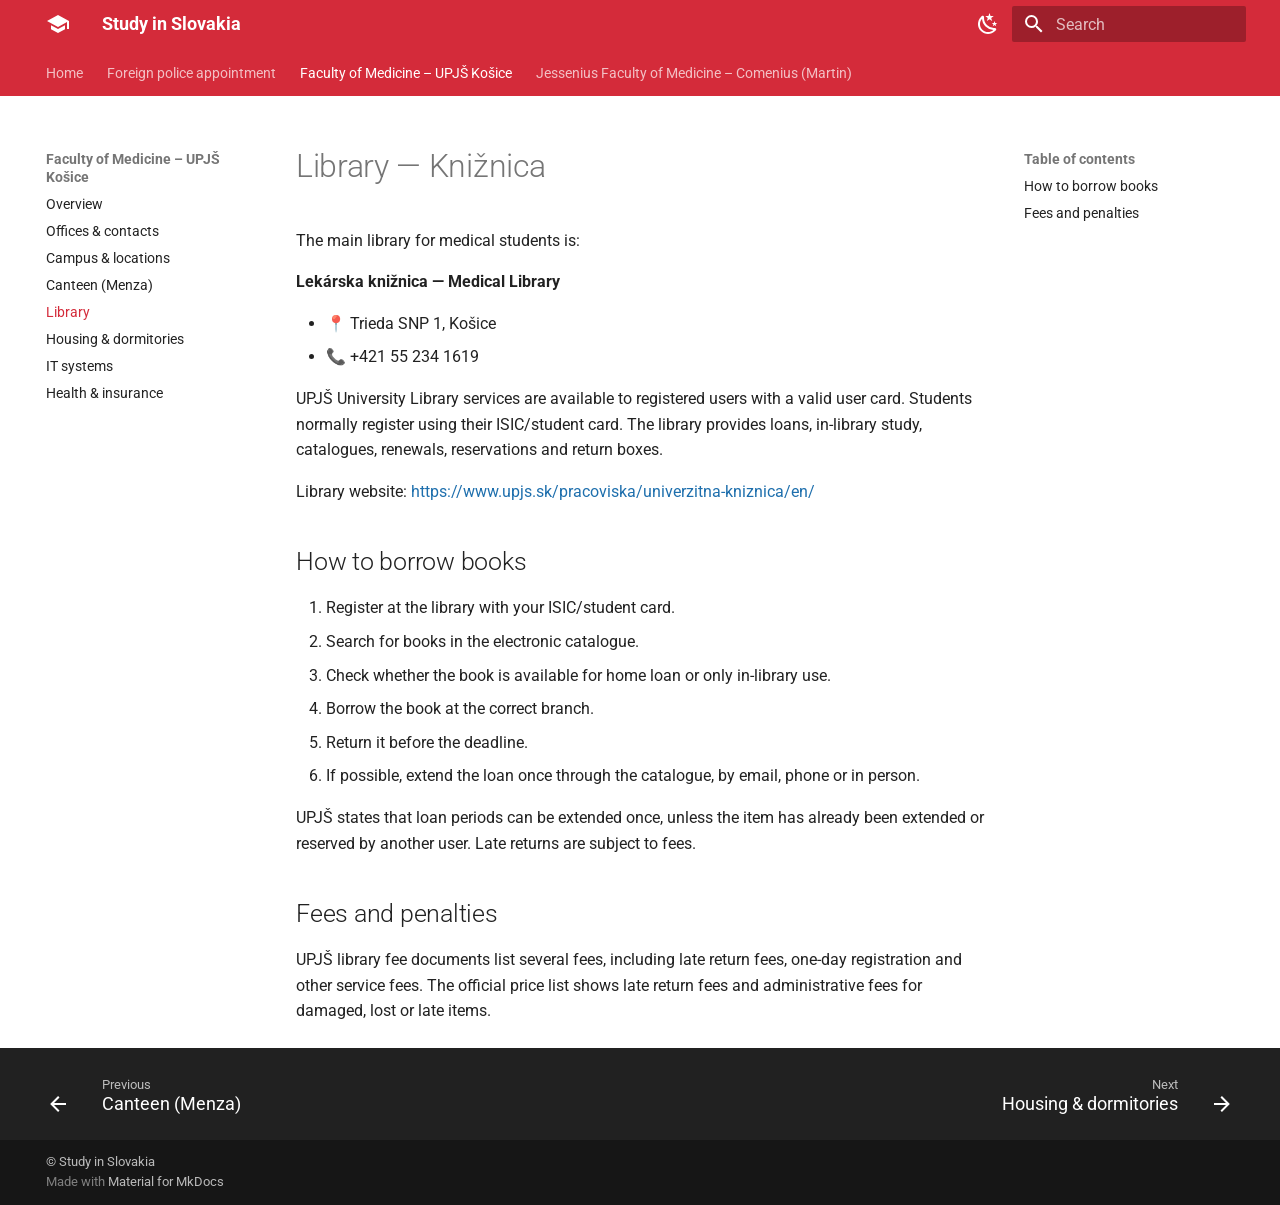
<file: lf-upjs/library/index.html>
<!doctype html>
<html lang="en" class="no-js">
  <head>
    
      <meta charset="utf-8">
      <meta name="viewport" content="width=device-width,initial-scale=1">
      
        <meta name="description" content="Knowledge base and guides for international students in Slovakia">
      
      
      
        <link rel="canonical" href="https://studyinslovakia.info/lf-upjs/library/">
      
      
        <link rel="prev" href="../canteen/">
      
      
        <link rel="next" href="../housing/">
      
      
        
      
      
      <link rel="icon" href="../../assets/images/favicon.png">
      <meta name="generator" content="mkdocs-1.6.1, mkdocs-material-9.7.7">
    
    
      
        <title>Library - Study in Slovakia</title>
      
    
    
      <link rel="stylesheet" href="../../assets/stylesheets/main.ec1eaa64.min.css">
      
        
        <link rel="stylesheet" href="../../assets/stylesheets/palette.ab4e12ef.min.css">
      
      


    
    
      
    
    
      
        
        
        <link rel="preconnect" href="https://fonts.gstatic.com" crossorigin>
        <link rel="stylesheet" href="https://fonts.googleapis.com/css?family=Roboto:300,300i,400,400i,700,700i%7CRoboto+Mono:400,400i,700,700i&display=fallback">
        <style>:root{--md-text-font:"Roboto";--md-code-font:"Roboto Mono"}</style>
      
    
    
      <link rel="stylesheet" href="../../stylesheets/extra.css">
    
    <script>__md_scope=new URL("../..",location),__md_hash=e=>[...e].reduce(((e,_)=>(e<<5)-e+_.charCodeAt(0)),0),__md_get=(e,_=localStorage,t=__md_scope)=>JSON.parse(_.getItem(t.pathname+"."+e)),__md_set=(e,_,t=localStorage,a=__md_scope)=>{try{t.setItem(a.pathname+"."+e,JSON.stringify(_))}catch(e){}}</script>
    
      

    
    
  </head>
  
  
    
    
      
    
    
    
    
    <body dir="ltr" data-md-color-scheme="default" data-md-color-primary="custom" data-md-color-accent="custom">
  
    
    <input class="md-toggle" data-md-toggle="drawer" type="checkbox" id="__drawer" autocomplete="off">
    <input class="md-toggle" data-md-toggle="search" type="checkbox" id="__search" autocomplete="off">
    <label class="md-overlay" for="__drawer"></label>
    <div data-md-component="skip">
      
        
        <a href="#library-kniznica" class="md-skip">
          Skip to content
        </a>
      
    </div>
    <div data-md-component="announce">
      
    </div>
    
    
      

<header class="md-header" data-md-component="header">
  <nav class="md-header__inner md-grid" aria-label="Header">
    <a href="../.." title="Study in Slovakia" class="md-header__button md-logo" aria-label="Study in Slovakia" data-md-component="logo">
      
  
  <svg xmlns="http://www.w3.org/2000/svg" viewBox="0 0 24 24"><path d="M12 3 1 9l11 6 9-4.91V17h2V9M5 13.18v4L12 21l7-3.82v-4L12 17z"/></svg>

    </a>
    <label class="md-header__button md-icon" for="__drawer">
      
      <svg xmlns="http://www.w3.org/2000/svg" viewBox="0 0 24 24"><path d="M3 6h18v2H3zm0 5h18v2H3zm0 5h18v2H3z"/></svg>
    </label>
    <div class="md-header__title" data-md-component="header-title">
      <div class="md-header__ellipsis">
        <div class="md-header__topic">
          <span class="md-ellipsis">
            Study in Slovakia
          </span>
        </div>
        <div class="md-header__topic" data-md-component="header-topic">
          <span class="md-ellipsis">
            
              Library
            
          </span>
        </div>
      </div>
    </div>
    
      
        <form class="md-header__option" data-md-component="palette">
  
    
    
    
    <input class="md-option" data-md-color-media="(prefers-color-scheme: light)" data-md-color-scheme="default" data-md-color-primary="custom" data-md-color-accent="custom"  aria-label="Switch to dark mode"  type="radio" name="__palette" id="__palette_0">
    
      <label class="md-header__button md-icon" title="Switch to dark mode" for="__palette_1" hidden>
        <svg xmlns="http://www.w3.org/2000/svg" viewBox="0 0 24 24"><path d="m17.75 4.09-2.53 1.94.91 3.06-2.63-1.81-2.63 1.81.91-3.06-2.53-1.94L12.44 4l1.06-3 1.06 3zm3.5 6.91-1.64 1.25.59 1.98-1.7-1.17-1.7 1.17.59-1.98L15.75 11l2.06-.05L18.5 9l.69 1.95zm-2.28 4.95c.83-.08 1.72 1.1 1.19 1.85-.32.45-.66.87-1.08 1.27C15.17 23 8.84 23 4.94 19.07c-3.91-3.9-3.91-10.24 0-14.14.4-.4.82-.76 1.27-1.08.75-.53 1.93.36 1.85 1.19-.27 2.86.69 5.83 2.89 8.02a9.96 9.96 0 0 0 8.02 2.89m-1.64 2.02a12.08 12.08 0 0 1-7.8-3.47c-2.17-2.19-3.33-5-3.49-7.82-2.81 3.14-2.7 7.96.31 10.98 3.02 3.01 7.84 3.12 10.98.31"/></svg>
      </label>
    
  
    
    
    
    <input class="md-option" data-md-color-media="(prefers-color-scheme: dark)" data-md-color-scheme="slate" data-md-color-primary="custom" data-md-color-accent="custom"  aria-label="Switch to light mode"  type="radio" name="__palette" id="__palette_1">
    
      <label class="md-header__button md-icon" title="Switch to light mode" for="__palette_0" hidden>
        <svg xmlns="http://www.w3.org/2000/svg" viewBox="0 0 24 24"><path d="M12 7a5 5 0 0 1 5 5 5 5 0 0 1-5 5 5 5 0 0 1-5-5 5 5 0 0 1 5-5m0 2a3 3 0 0 0-3 3 3 3 0 0 0 3 3 3 3 0 0 0 3-3 3 3 0 0 0-3-3m0-7 2.39 3.42C13.65 5.15 12.84 5 12 5s-1.65.15-2.39.42zM3.34 7l4.16-.35A7.2 7.2 0 0 0 5.94 8.5c-.44.74-.69 1.5-.83 2.29zm.02 10 1.76-3.77a7.131 7.131 0 0 0 2.38 4.14zM20.65 7l-1.77 3.79a7.02 7.02 0 0 0-2.38-4.15zm-.01 10-4.14.36c.59-.51 1.12-1.14 1.54-1.86.42-.73.69-1.5.83-2.29zM12 22l-2.41-3.44c.74.27 1.55.44 2.41.44.82 0 1.63-.17 2.37-.44z"/></svg>
      </label>
    
  
</form>
      
    
    
      <script>var palette=__md_get("__palette");if(palette&&palette.color){if("(prefers-color-scheme)"===palette.color.media){var media=matchMedia("(prefers-color-scheme: light)"),input=document.querySelector(media.matches?"[data-md-color-media='(prefers-color-scheme: light)']":"[data-md-color-media='(prefers-color-scheme: dark)']");palette.color.media=input.getAttribute("data-md-color-media"),palette.color.scheme=input.getAttribute("data-md-color-scheme"),palette.color.primary=input.getAttribute("data-md-color-primary"),palette.color.accent=input.getAttribute("data-md-color-accent")}for(var[key,value]of Object.entries(palette.color))document.body.setAttribute("data-md-color-"+key,value)}</script>
    
    
    
      
      
        <label class="md-header__button md-icon" for="__search">
          
          <svg xmlns="http://www.w3.org/2000/svg" viewBox="0 0 24 24"><path d="M9.5 3A6.5 6.5 0 0 1 16 9.5c0 1.61-.59 3.09-1.56 4.23l.27.27h.79l5 5-1.5 1.5-5-5v-.79l-.27-.27A6.52 6.52 0 0 1 9.5 16 6.5 6.5 0 0 1 3 9.5 6.5 6.5 0 0 1 9.5 3m0 2C7 5 5 7 5 9.5S7 14 9.5 14 14 12 14 9.5 12 5 9.5 5"/></svg>
        </label>
        <div class="md-search" data-md-component="search" role="dialog">
  <label class="md-search__overlay" for="__search"></label>
  <div class="md-search__inner" role="search">
    <form class="md-search__form" name="search">
      <input type="text" class="md-search__input" name="query" aria-label="Search" placeholder="Search" autocapitalize="off" autocorrect="off" autocomplete="off" spellcheck="false" data-md-component="search-query" required>
      <label class="md-search__icon md-icon" for="__search">
        
        <svg xmlns="http://www.w3.org/2000/svg" viewBox="0 0 24 24"><path d="M9.5 3A6.5 6.5 0 0 1 16 9.5c0 1.61-.59 3.09-1.56 4.23l.27.27h.79l5 5-1.5 1.5-5-5v-.79l-.27-.27A6.52 6.52 0 0 1 9.5 16 6.5 6.5 0 0 1 3 9.5 6.5 6.5 0 0 1 9.5 3m0 2C7 5 5 7 5 9.5S7 14 9.5 14 14 12 14 9.5 12 5 9.5 5"/></svg>
        
        <svg xmlns="http://www.w3.org/2000/svg" viewBox="0 0 24 24"><path d="M20 11v2H8l5.5 5.5-1.42 1.42L4.16 12l7.92-7.92L13.5 5.5 8 11z"/></svg>
      </label>
      <nav class="md-search__options" aria-label="Search">
        
          <a href="javascript:void(0)" class="md-search__icon md-icon" title="Share" aria-label="Share" data-clipboard data-clipboard-text="" data-md-component="search-share" tabindex="-1">
            
            <svg xmlns="http://www.w3.org/2000/svg" viewBox="0 0 24 24"><path d="M18 16.08c-.76 0-1.44.3-1.96.77L8.91 12.7c.05-.23.09-.46.09-.7s-.04-.47-.09-.7l7.05-4.11c.54.5 1.25.81 2.04.81a3 3 0 0 0 3-3 3 3 0 0 0-3-3 3 3 0 0 0-3 3c0 .24.04.47.09.7L8.04 9.81C7.5 9.31 6.79 9 6 9a3 3 0 0 0-3 3 3 3 0 0 0 3 3c.79 0 1.5-.31 2.04-.81l7.12 4.15c-.05.21-.08.43-.08.66 0 1.61 1.31 2.91 2.92 2.91s2.92-1.3 2.92-2.91A2.92 2.92 0 0 0 18 16.08"/></svg>
          </a>
        
        <button type="reset" class="md-search__icon md-icon" title="Clear" aria-label="Clear" tabindex="-1">
          
          <svg xmlns="http://www.w3.org/2000/svg" viewBox="0 0 24 24"><path d="M19 6.41 17.59 5 12 10.59 6.41 5 5 6.41 10.59 12 5 17.59 6.41 19 12 13.41 17.59 19 19 17.59 13.41 12z"/></svg>
        </button>
      </nav>
      
        <div class="md-search__suggest" data-md-component="search-suggest"></div>
      
    </form>
    <div class="md-search__output">
      <div class="md-search__scrollwrap" tabindex="0" data-md-scrollfix>
        <div class="md-search-result" data-md-component="search-result">
          <div class="md-search-result__meta">
            Initializing search
          </div>
          <ol class="md-search-result__list" role="presentation"></ol>
        </div>
      </div>
    </div>
  </div>
</div>
      
    
    
  </nav>
  
</header>
    
    <div class="md-container" data-md-component="container">
      
      
        
          
            
<nav class="md-tabs" aria-label="Tabs" data-md-component="tabs">
  <div class="md-grid">
    <ul class="md-tabs__list">
      
        
  
  
  
  
    <li class="md-tabs__item">
      <a href="../.." class="md-tabs__link">
        
  
  
    
  
  Home

      </a>
    </li>
  

      
        
  
  
  
  
    <li class="md-tabs__item">
      <a href="../../foreign-police/" class="md-tabs__link">
        
  
  
    
  
  Foreign police appointment

      </a>
    </li>
  

      
        
  
  
  
    
  
  
    
    
      <li class="md-tabs__item md-tabs__item--active">
        <a href="../" class="md-tabs__link">
          
  
  
  Faculty of Medicine – UPJŠ Košice

        </a>
      </li>
    
  

      
        
  
  
  
  
    
    
      <li class="md-tabs__item">
        <a href="../../jlf-uk/" class="md-tabs__link">
          
  
  
  Jessenius Faculty of Medicine – Comenius (Martin)

        </a>
      </li>
    
  

      
    </ul>
  </div>
</nav>
          
        
      
      <main class="md-main" data-md-component="main">
        <div class="md-main__inner md-grid">
          
            
              
              <div class="md-sidebar md-sidebar--primary" data-md-component="sidebar" data-md-type="navigation" >
                <div class="md-sidebar__scrollwrap">
                  <div class="md-sidebar__inner">
                    


  


<nav class="md-nav md-nav--primary md-nav--lifted" aria-label="Navigation" data-md-level="0">
  <label class="md-nav__title" for="__drawer">
    <a href="../.." title="Study in Slovakia" class="md-nav__button md-logo" aria-label="Study in Slovakia" data-md-component="logo">
      
  
  <svg xmlns="http://www.w3.org/2000/svg" viewBox="0 0 24 24"><path d="M12 3 1 9l11 6 9-4.91V17h2V9M5 13.18v4L12 21l7-3.82v-4L12 17z"/></svg>

    </a>
    Study in Slovakia
  </label>
  
  <ul class="md-nav__list" data-md-scrollfix>
    
      
      
  
  
  
  
    <li class="md-nav__item">
      <a href="../.." class="md-nav__link">
        
  
  
  <span class="md-ellipsis">
    
  
    Home
  

    
  </span>
  
  

      </a>
    </li>
  

    
      
      
  
  
  
  
    <li class="md-nav__item">
      <a href="../../foreign-police/" class="md-nav__link">
        
  
  
  <span class="md-ellipsis">
    
  
    Foreign police appointment
  

    
  </span>
  
  

      </a>
    </li>
  

    
      
      
  
  
    
  
  
  
    
    
    
    
      
        
        
      
      
        
      
    
    
    <li class="md-nav__item md-nav__item--active md-nav__item--section md-nav__item--nested">
      
        
        
        <input class="md-nav__toggle md-toggle " type="checkbox" id="__nav_3" checked>
        
          
          <label class="md-nav__link" for="__nav_3" id="__nav_3_label" tabindex="">
            
  
  
  <span class="md-ellipsis">
    
  
    Faculty of Medicine – UPJŠ Košice
  

    
  </span>
  
  

            <span class="md-nav__icon md-icon"></span>
          </label>
        
        <nav class="md-nav" data-md-level="1" aria-labelledby="__nav_3_label" aria-expanded="true">
          <label class="md-nav__title" for="__nav_3">
            <span class="md-nav__icon md-icon"></span>
            
  
    Faculty of Medicine – UPJŠ Košice
  

          </label>
          <ul class="md-nav__list" data-md-scrollfix>
            
              
                
  
  
  
  
    <li class="md-nav__item">
      <a href="../" class="md-nav__link">
        
  
  
  <span class="md-ellipsis">
    
  
    Overview
  

    
  </span>
  
  

      </a>
    </li>
  

              
            
              
                
  
  
  
  
    <li class="md-nav__item">
      <a href="../contacts/" class="md-nav__link">
        
  
  
  <span class="md-ellipsis">
    
  
    Offices & contacts
  

    
  </span>
  
  

      </a>
    </li>
  

              
            
              
                
  
  
  
  
    <li class="md-nav__item">
      <a href="../campus/" class="md-nav__link">
        
  
  
  <span class="md-ellipsis">
    
  
    Campus & locations
  

    
  </span>
  
  

      </a>
    </li>
  

              
            
              
                
  
  
  
  
    <li class="md-nav__item">
      <a href="../canteen/" class="md-nav__link">
        
  
  
  <span class="md-ellipsis">
    
  
    Canteen (Menza)
  

    
  </span>
  
  

      </a>
    </li>
  

              
            
              
                
  
  
    
  
  
  
    <li class="md-nav__item md-nav__item--active">
      
      <input class="md-nav__toggle md-toggle" type="checkbox" id="__toc">
      
      
        
      
      
        <label class="md-nav__link md-nav__link--active" for="__toc">
          
  
  
  <span class="md-ellipsis">
    
  
    Library
  

    
  </span>
  
  

          <span class="md-nav__icon md-icon"></span>
        </label>
      
      <a href="./" class="md-nav__link md-nav__link--active">
        
  
  
  <span class="md-ellipsis">
    
  
    Library
  

    
  </span>
  
  

      </a>
      
        

<nav class="md-nav md-nav--secondary" aria-label="Table of contents">
  
  
  
    
  
  
    <label class="md-nav__title" for="__toc">
      <span class="md-nav__icon md-icon"></span>
      Table of contents
    </label>
    <ul class="md-nav__list" data-md-component="toc" data-md-scrollfix>
      
        <li class="md-nav__item">
  <a href="#how-to-borrow-books" class="md-nav__link">
    <span class="md-ellipsis">
      
        How to borrow books
      
    </span>
  </a>
  
</li>
      
        <li class="md-nav__item">
  <a href="#fees-and-penalties" class="md-nav__link">
    <span class="md-ellipsis">
      
        Fees and penalties
      
    </span>
  </a>
  
</li>
      
    </ul>
  
</nav>
      
    </li>
  

              
            
              
                
  
  
  
  
    <li class="md-nav__item">
      <a href="../housing/" class="md-nav__link">
        
  
  
  <span class="md-ellipsis">
    
  
    Housing & dormitories
  

    
  </span>
  
  

      </a>
    </li>
  

              
            
              
                
  
  
  
  
    <li class="md-nav__item">
      <a href="../it-systems/" class="md-nav__link">
        
  
  
  <span class="md-ellipsis">
    
  
    IT systems
  

    
  </span>
  
  

      </a>
    </li>
  

              
            
              
                
  
  
  
  
    <li class="md-nav__item">
      <a href="../health/" class="md-nav__link">
        
  
  
  <span class="md-ellipsis">
    
  
    Health & insurance
  

    
  </span>
  
  

      </a>
    </li>
  

              
            
          </ul>
        </nav>
      
    </li>
  

    
      
      
  
  
  
  
    
    
    
    
      
      
        
      
    
    
    <li class="md-nav__item md-nav__item--nested">
      
        
        
        <input class="md-nav__toggle md-toggle " type="checkbox" id="__nav_4" >
        
          
          <label class="md-nav__link" for="__nav_4" id="__nav_4_label" tabindex="0">
            
  
  
  <span class="md-ellipsis">
    
  
    Jessenius Faculty of Medicine – Comenius (Martin)
  

    
  </span>
  
  

            <span class="md-nav__icon md-icon"></span>
          </label>
        
        <nav class="md-nav" data-md-level="1" aria-labelledby="__nav_4_label" aria-expanded="false">
          <label class="md-nav__title" for="__nav_4">
            <span class="md-nav__icon md-icon"></span>
            
  
    Jessenius Faculty of Medicine – Comenius (Martin)
  

          </label>
          <ul class="md-nav__list" data-md-scrollfix>
            
              
                
  
  
  
  
    <li class="md-nav__item">
      <a href="../../jlf-uk/" class="md-nav__link">
        
  
  
  <span class="md-ellipsis">
    
  
    First-year enrolment
  

    
  </span>
  
  

      </a>
    </li>
  

              
            
          </ul>
        </nav>
      
    </li>
  

    
  </ul>
</nav>
                  </div>
                </div>
              </div>
            
            
              
              <div class="md-sidebar md-sidebar--secondary" data-md-component="sidebar" data-md-type="toc" >
                <div class="md-sidebar__scrollwrap">
                  <div class="md-sidebar__inner">
                    

<nav class="md-nav md-nav--secondary" aria-label="Table of contents">
  
  
  
    
  
  
    <label class="md-nav__title" for="__toc">
      <span class="md-nav__icon md-icon"></span>
      Table of contents
    </label>
    <ul class="md-nav__list" data-md-component="toc" data-md-scrollfix>
      
        <li class="md-nav__item">
  <a href="#how-to-borrow-books" class="md-nav__link">
    <span class="md-ellipsis">
      
        How to borrow books
      
    </span>
  </a>
  
</li>
      
        <li class="md-nav__item">
  <a href="#fees-and-penalties" class="md-nav__link">
    <span class="md-ellipsis">
      
        Fees and penalties
      
    </span>
  </a>
  
</li>
      
    </ul>
  
</nav>
                  </div>
                </div>
              </div>
            
          
          
            <div class="md-content" data-md-component="content">
              
              <article class="md-content__inner md-typeset">
                
                  



<h1 id="library-kniznica">Library — Knižnica<a class="headerlink" href="#library-kniznica" title="Permanent link">&para;</a></h1>
<p>The main library for medical students is:</p>
<p><strong>Lekárska knižnica — Medical Library</strong></p>
<ul>
<li>📍 Trieda SNP 1, Košice</li>
<li>📞 +421 55 234 1619</li>
</ul>
<p>UPJŠ University Library services are available to registered users with a valid
user card. Students normally register using their ISIC/student card. The library
provides loans, in-library study, catalogues, renewals, reservations and return
boxes.</p>
<p>Library website: <a href="https://www.upjs.sk/pracoviska/univerzitna-kniznica/en/">https://www.upjs.sk/pracoviska/univerzitna-kniznica/en/</a></p>
<h2 id="how-to-borrow-books">How to borrow books<a class="headerlink" href="#how-to-borrow-books" title="Permanent link">&para;</a></h2>
<ol>
<li>Register at the library with your ISIC/student card.</li>
<li>Search for books in the electronic catalogue.</li>
<li>Check whether the book is available for home loan or only in-library use.</li>
<li>Borrow the book at the correct branch.</li>
<li>Return it before the deadline.</li>
<li>If possible, extend the loan once through the catalogue, by email, phone or in person.</li>
</ol>
<p>UPJŠ states that loan periods can be extended once, unless the item has already
been extended or reserved by another user. Late returns are subject to fees.</p>
<h2 id="fees-and-penalties">Fees and penalties<a class="headerlink" href="#fees-and-penalties" title="Permanent link">&para;</a></h2>
<p>UPJŠ library fee documents list several fees, including late return fees,
one-day registration and other service fees. The official price list shows late
return fees and administrative fees for damaged, lost or late items.</p>












                
              </article>
            </div>
          
          
<script>var target=document.getElementById(location.hash.slice(1));target&&target.name&&(target.checked=target.name.startsWith("__tabbed_"))</script>
        </div>
        
          <button type="button" class="md-top md-icon" data-md-component="top" hidden>
  
  <svg xmlns="http://www.w3.org/2000/svg" viewBox="0 0 24 24"><path d="M13 20h-2V8l-5.5 5.5-1.42-1.42L12 4.16l7.92 7.92-1.42 1.42L13 8z"/></svg>
  Back to top
</button>
        
      </main>
      
        <footer class="md-footer">
  
    
      
      <nav class="md-footer__inner md-grid" aria-label="Footer" >
        
          
          <a href="../canteen/" class="md-footer__link md-footer__link--prev" aria-label="Previous: Canteen (Menza)">
            <div class="md-footer__button md-icon">
              
              <svg xmlns="http://www.w3.org/2000/svg" viewBox="0 0 24 24"><path d="M20 11v2H8l5.5 5.5-1.42 1.42L4.16 12l7.92-7.92L13.5 5.5 8 11z"/></svg>
            </div>
            <div class="md-footer__title">
              <span class="md-footer__direction">
                Previous
              </span>
              <div class="md-ellipsis">
                Canteen (Menza)
              </div>
            </div>
          </a>
        
        
          
          <a href="../housing/" class="md-footer__link md-footer__link--next" aria-label="Next: Housing &amp; dormitories">
            <div class="md-footer__title">
              <span class="md-footer__direction">
                Next
              </span>
              <div class="md-ellipsis">
                Housing & dormitories
              </div>
            </div>
            <div class="md-footer__button md-icon">
              
              <svg xmlns="http://www.w3.org/2000/svg" viewBox="0 0 24 24"><path d="M4 11v2h12l-5.5 5.5 1.42 1.42L19.84 12l-7.92-7.92L10.5 5.5 16 11z"/></svg>
            </div>
          </a>
        
      </nav>
    
  
  <div class="md-footer-meta md-typeset">
    <div class="md-footer-meta__inner md-grid">
      <div class="md-copyright">
  
    <div class="md-copyright__highlight">
      © Study in Slovakia
    </div>
  
  
    Made with
    <a href="https://squidfunk.github.io/mkdocs-material/" target="_blank" rel="noopener">
      Material for MkDocs
    </a>
  
</div>
      
    </div>
  </div>
</footer>
      
    </div>
    <div class="md-dialog" data-md-component="dialog">
      <div class="md-dialog__inner md-typeset"></div>
    </div>
    
    
    
      
      
      <script id="__config" type="application/json">{"annotate": null, "base": "../..", "features": ["navigation.tabs", "navigation.sections", "navigation.top", "navigation.instant", "navigation.footer", "search.suggest", "search.highlight", "search.share", "content.code.copy", "toc.follow"], "search": "../../assets/javascripts/workers/search.2c215733.min.js", "tags": null, "translations": {"clipboard.copied": "Copied to clipboard", "clipboard.copy": "Copy to clipboard", "search.result.more.one": "1 more on this page", "search.result.more.other": "# more on this page", "search.result.none": "No matching documents", "search.result.one": "1 matching document", "search.result.other": "# matching documents", "search.result.placeholder": "Type to start searching", "search.result.term.missing": "Missing", "select.version": "Select version"}, "version": null}</script>
    
    
      <script src="../../assets/javascripts/bundle.d7400e89.min.js"></script>
      
    
  </body>
</html>
</file>
<file: stylesheets/extra.css>
/* ─── Study in Slovakia brand colours ─────────────────────────────────────── */
/* Same palette as the onboarding portal, kept in one place. */

:root {
  --md-primary-fg-color:        #D42B3A;
  --md-primary-fg-color--light: #d94f5c;
  --md-primary-fg-color--dark:  #b01e2b;
  --md-accent-fg-color:         #1E6FAD;
  --md-accent-fg-color--transparent: #1e6fad1a;
}

/* Links use the brand blue */
.md-typeset a {
  color: var(--md-accent-fg-color);
}

/* Home hero */
.hero {
  text-align: center;
  padding: 2.5rem 1rem 1.5rem;
}
.hero h1 {
  font-weight: 800;
  margin-bottom: .4rem;
}
.hero p {
  color: var(--md-default-fg-color--light);
  font-size: .9rem;
  max-width: 34rem;
  margin: 0 auto;
}

/* Slightly softer card grid */
.md-typeset .grid.cards > ul > li {
  border-radius: .6rem;
}
</file>
<file: assets/stylesheets/main.ec1eaa64.min.css>
@charset "UTF-8";html{-webkit-text-size-adjust:none;-moz-text-size-adjust:none;text-size-adjust:none;box-sizing:border-box}*,:after,:before{box-sizing:inherit}@media (prefers-reduced-motion){*,:after,:before{transition:none!important}}body{margin:0}a,button,input,label{-webkit-tap-highlight-color:transparent}a{color:inherit;text-decoration:none}hr{border:0;box-sizing:initial;display:block;height:.05rem;overflow:visible;padding:0}small{font-size:80%}sub,sup{line-height:1em}img{border-style:none}table{border-collapse:initial;border-spacing:0}td,th{font-weight:400;vertical-align:top}button{background:#0000;border:0;font-family:inherit;font-size:inherit;margin:0;padding:0}input{border:0;outline:none}:root{--md-primary-fg-color:#4051b5;--md-primary-fg-color--light:#5d6cc0;--md-primary-fg-color--dark:#303fa1;--md-primary-bg-color:#fff;--md-primary-bg-color--light:#ffffffb3;--md-accent-fg-color:#526cfe;--md-accent-fg-color--transparent:#526cfe1a;--md-accent-bg-color:#fff;--md-accent-bg-color--light:#ffffffb3}[data-md-color-scheme=default]{color-scheme:light}[data-md-color-scheme=default] img[src$="#gh-dark-mode-only"],[data-md-color-scheme=default] img[src$="#only-dark"]{display:none}:root,[data-md-color-scheme=default]{--md-hue:225deg;--md-default-fg-color:#000000de;--md-default-fg-color--light:#0000008a;--md-default-fg-color--lighter:#00000052;--md-default-fg-color--lightest:#00000012;--md-default-bg-color:#fff;--md-default-bg-color--light:#ffffffb3;--md-default-bg-color--lighter:#ffffff4d;--md-default-bg-color--lightest:#ffffff1f;--md-code-fg-color:#36464e;--md-code-bg-color:#f5f5f5;--md-code-bg-color--light:#f5f5f5b3;--md-code-bg-color--lighter:#f5f5f54d;--md-code-hl-color:#4287ff;--md-code-hl-color--light:#4287ff1a;--md-code-hl-number-color:#d52a2a;--md-code-hl-special-color:#db1457;--md-code-hl-function-color:#a846b9;--md-code-hl-constant-color:#6e59d9;--md-code-hl-keyword-color:#3f6ec6;--md-code-hl-string-color:#1c7d4d;--md-code-hl-name-color:var(--md-code-fg-color);--md-code-hl-operator-color:var(--md-default-fg-color--light);--md-code-hl-punctuation-color:var(--md-default-fg-color--light);--md-code-hl-comment-color:var(--md-default-fg-color--light);--md-code-hl-generic-color:var(--md-default-fg-color--light);--md-code-hl-variable-color:var(--md-default-fg-color--light);--md-typeset-color:var(--md-default-fg-color);--md-typeset-a-color:var(--md-primary-fg-color);--md-typeset-del-color:#f5503d26;--md-typeset-ins-color:#0bd57026;--md-typeset-kbd-color:#fafafa;--md-typeset-kbd-accent-color:#fff;--md-typeset-kbd-border-color:#b8b8b8;--md-typeset-mark-color:#ffff0080;--md-typeset-table-color:#0000001f;--md-typeset-table-color--light:rgba(0,0,0,.035);--md-admonition-fg-color:var(--md-default-fg-color);--md-admonition-bg-color:var(--md-default-bg-color);--md-warning-fg-color:#000000de;--md-warning-bg-color:#ff9;--md-footer-fg-color:#fff;--md-footer-fg-color--light:#ffffffb3;--md-footer-fg-color--lighter:#ffffff73;--md-footer-bg-color:#000000de;--md-footer-bg-color--dark:#00000052;--md-shadow-z1:0 0.2rem 0.5rem #0000000d,0 0 0.05rem #0000001a;--md-shadow-z2:0 0.2rem 0.5rem #0000001a,0 0 0.05rem #00000040;--md-shadow-z3:0 0.2rem 0.5rem #0003,0 0 0.05rem #00000059}.md-icon svg{fill:currentcolor;display:block;height:1.2rem;width:1.2rem}body{-webkit-font-smoothing:antialiased;-moz-osx-font-smoothing:grayscale;--md-text-font-family:var(--md-text-font,_),-apple-system,BlinkMacSystemFont,Helvetica,Arial,sans-serif;--md-code-font-family:var(--md-code-font,_),SFMono-Regular,Consolas,Menlo,monospace}aside,body,input{font-feature-settings:"kern","liga";color:var(--md-typeset-color);font-family:var(--md-text-font-family)}code,kbd,pre{font-feature-settings:"kern";font-family:var(--md-code-font-family)}:root{--md-typeset-table-sort-icon:url('data:image/svg+xml;charset=utf-8,<svg xmlns="http://www.w3.org/2000/svg" viewBox="0 0 24 24"><path d="m18 21-4-4h3V7h-3l4-4 4 4h-3v10h3M2 19v-2h10v2M2 13v-2h7v2M2 7V5h4v2z"/></svg>');--md-typeset-table-sort-icon--asc:url('data:image/svg+xml;charset=utf-8,<svg xmlns="http://www.w3.org/2000/svg" viewBox="0 0 24 24"><path d="M19 17h3l-4 4-4-4h3V3h2M2 17h10v2H2M6 5v2H2V5m0 6h7v2H2z"/></svg>');--md-typeset-table-sort-icon--desc:url('data:image/svg+xml;charset=utf-8,<svg xmlns="http://www.w3.org/2000/svg" viewBox="0 0 24 24"><path d="M19 7h3l-4-4-4 4h3v14h2M2 17h10v2H2M6 5v2H2V5m0 6h7v2H2z"/></svg>')}.md-typeset{-webkit-print-color-adjust:exact;color-adjust:exact;font-size:.8rem;line-height:1.6;overflow-wrap:break-word}@media print{.md-typeset{font-size:.68rem}}.md-typeset blockquote,.md-typeset dl,.md-typeset figure,.md-typeset ol,.md-typeset pre,.md-typeset ul{margin-bottom:1em;margin-top:1em}.md-typeset h1{color:var(--md-default-fg-color--light);font-size:2em;line-height:1.3;margin:0 0 1.25em}.md-typeset h1,.md-typeset h2{font-weight:300;letter-spacing:-.01em}.md-typeset h2{font-size:1.5625em;line-height:1.4;margin:1.6em 0 .64em}.md-typeset h3{font-size:1.25em;font-weight:400;letter-spacing:-.01em;line-height:1.5;margin:1.6em 0 .8em}.md-typeset h2+h3{margin-top:.8em}.md-typeset h4{font-weight:700;letter-spacing:-.01em;margin:1em 0}.md-typeset h5,.md-typeset h6{color:var(--md-default-fg-color--light);font-size:.8em;font-weight:700;letter-spacing:-.01em;margin:1.25em 0}.md-typeset h5{text-transform:uppercase}.md-typeset h5 code{text-transform:none}.md-typeset hr{border-bottom:.05rem solid var(--md-default-fg-color--lightest);display:flow-root;margin:1.5em 0}.md-typeset a{color:var(--md-typeset-a-color);word-break:break-word}.md-typeset a,.md-typeset a:before{transition:color 125ms}.md-typeset a:focus,.md-typeset a:hover{color:var(--md-accent-fg-color)}.md-typeset a:focus code,.md-typeset a:hover code{background-color:var(--md-accent-fg-color--transparent);color:var(--md-accent-fg-color)}.md-typeset a code{color:var(--md-typeset-a-color)}.md-typeset a.focus-visible{outline-color:var(--md-accent-fg-color);outline-offset:.2rem}.md-typeset code,.md-typeset kbd,.md-typeset pre{color:var(--md-code-fg-color);direction:ltr;font-variant-ligatures:none;transition:background-color 125ms}@media print{.md-typeset code,.md-typeset kbd,.md-typeset pre{white-space:pre-wrap}}.md-typeset code{background-color:var(--md-code-bg-color);border-radius:.1rem;-webkit-box-decoration-break:clone;box-decoration-break:clone;font-size:.85em;padding:0 .2941176471em;transition:color 125ms,background-color 125ms;word-break:break-word}.md-typeset code:not(.focus-visible){-webkit-tap-highlight-color:transparent;outline:none}.md-typeset pre{display:flow-root;line-height:1.4;position:relative}.md-typeset pre>code{-webkit-box-decoration-break:slice;box-decoration-break:slice;box-shadow:none;display:block;margin:0;outline-color:var(--md-accent-fg-color);overflow:auto;padding:.7720588235em 1.1764705882em;scrollbar-color:var(--md-default-fg-color--lighter) #0000;scrollbar-width:thin;touch-action:auto;word-break:normal}.md-typeset pre>code:hover{scrollbar-color:var(--md-accent-fg-color) #0000}.md-typeset pre>code::-webkit-scrollbar{height:.2rem;width:.2rem}.md-typeset pre>code::-webkit-scrollbar-thumb{background-color:var(--md-default-fg-color--lighter)}.md-typeset pre>code::-webkit-scrollbar-thumb:hover{background-color:var(--md-accent-fg-color)}.md-typeset kbd{background-color:var(--md-typeset-kbd-color);border-radius:.1rem;box-shadow:0 .1rem 0 .05rem var(--md-typeset-kbd-border-color),0 .1rem 0 var(--md-typeset-kbd-border-color),0 -.1rem .2rem var(--md-typeset-kbd-accent-color) inset;color:var(--md-default-fg-color);display:inline-block;font-size:.75em;padding:0 .6666666667em;vertical-align:text-top;word-break:break-word}.md-typeset mark{background-color:var(--md-typeset-mark-color);-webkit-box-decoration-break:clone;box-decoration-break:clone;color:inherit;word-break:break-word}.md-typeset abbr{cursor:help;text-decoration:none}.md-typeset [data-preview],.md-typeset abbr{border-bottom:.05rem dotted var(--md-default-fg-color--light)}.md-typeset small{opacity:.75}[dir=ltr] .md-typeset sub,[dir=ltr] .md-typeset sup{margin-left:.078125em}[dir=rtl] .md-typeset sub,[dir=rtl] .md-typeset sup{margin-right:.078125em}[dir=ltr] .md-typeset blockquote{padding-left:.6rem}[dir=rtl] .md-typeset blockquote{padding-right:.6rem}[dir=ltr] .md-typeset blockquote{border-left:.2rem solid var(--md-default-fg-color--lighter)}[dir=rtl] .md-typeset blockquote{border-right:.2rem solid var(--md-default-fg-color--lighter)}.md-typeset blockquote{color:var(--md-default-fg-color--light);margin-left:0;margin-right:0}.md-typeset ul{list-style-type:disc}.md-typeset ul[type]{list-style-type:revert-layer}[dir=ltr] .md-typeset ol,[dir=ltr] .md-typeset ul{margin-left:.625em}[dir=rtl] .md-typeset ol,[dir=rtl] .md-typeset ul{margin-right:.625em}.md-typeset ol,.md-typeset ul{padding:0}.md-typeset ol:not([hidden]),.md-typeset ul:not([hidden]){display:flow-root}.md-typeset ol ol,.md-typeset ul ol{list-style-type:lower-alpha}.md-typeset ol ol ol,.md-typeset ul ol ol{list-style-type:lower-roman}.md-typeset ol ol ol ol,.md-typeset ul ol ol ol{list-style-type:upper-alpha}.md-typeset ol ol ol ol ol,.md-typeset ul ol ol ol ol{list-style-type:upper-roman}.md-typeset ol[type],.md-typeset ul[type]{list-style-type:revert-layer}[dir=ltr] .md-typeset ol li,[dir=ltr] .md-typeset ul li{margin-left:1.25em}[dir=rtl] .md-typeset ol li,[dir=rtl] .md-typeset ul li{margin-right:1.25em}.md-typeset ol li,.md-typeset ul li{margin-bottom:.5em}.md-typeset ol li blockquote,.md-typeset ol li p,.md-typeset ul li blockquote,.md-typeset ul li p{margin:.5em 0}.md-typeset ol li:last-child,.md-typeset ul li:last-child{margin-bottom:0}[dir=ltr] .md-typeset ol li ol,[dir=ltr] .md-typeset ol li ul,[dir=ltr] .md-typeset ul li ol,[dir=ltr] .md-typeset ul li ul{margin-left:.625em}[dir=rtl] .md-typeset ol li ol,[dir=rtl] .md-typeset ol li ul,[dir=rtl] .md-typeset ul li ol,[dir=rtl] .md-typeset ul li ul{margin-right:.625em}.md-typeset ol li ol,.md-typeset ol li ul,.md-typeset ul li ol,.md-typeset ul li ul{margin-bottom:.5em;margin-top:.5em}[dir=ltr] .md-typeset dd{margin-left:1.875em}[dir=rtl] .md-typeset dd{margin-right:1.875em}.md-typeset dd{margin-bottom:1.5em;margin-top:1em}.md-typeset img,.md-typeset svg,.md-typeset video{height:auto;max-width:100%}.md-typeset img[align=left]{margin:1em 1em 1em 0}.md-typeset img[align=right]{margin:1em 0 1em 1em}.md-typeset img[align]:only-child{margin-top:0}.md-typeset figure{display:flow-root;margin:1em auto;max-width:100%;text-align:center;width:fit-content}.md-typeset figure img{display:block;margin:0 auto}.md-typeset figcaption{font-style:italic;margin:1em auto;max-width:24rem}.md-typeset iframe{max-width:100%}.md-typeset table:not([class]){background-color:var(--md-default-bg-color);border:.05rem solid var(--md-typeset-table-color);border-radius:.1rem;display:inline-block;font-size:.64rem;max-width:100%;overflow:auto;touch-action:auto}@media print{.md-typeset table:not([class]){display:table}}.md-typeset table:not([class])+*{margin-top:1.5em}.md-typeset table:not([class]) td>:first-child,.md-typeset table:not([class]) th>:first-child{margin-top:0}.md-typeset table:not([class]) td>:last-child,.md-typeset table:not([class]) th>:last-child{margin-bottom:0}.md-typeset table:not([class]) td:not([align]),.md-typeset table:not([class]) th:not([align]){text-align:left}[dir=rtl] .md-typeset table:not([class]) td:not([align]),[dir=rtl] .md-typeset table:not([class]) th:not([align]){text-align:right}.md-typeset table:not([class]) th{font-weight:700;min-width:5rem;padding:.9375em 1.25em;vertical-align:top}.md-typeset table:not([class]) td{border-top:.05rem solid var(--md-typeset-table-color);padding:.9375em 1.25em;vertical-align:top}.md-typeset table:not([class]) tbody tr{transition:background-color 125ms}.md-typeset table:not([class]) tbody tr:hover{background-color:var(--md-typeset-table-color--light);box-shadow:0 .05rem 0 var(--md-default-bg-color) inset}.md-typeset table:not([class]) a{word-break:normal}.md-typeset table th[role=columnheader]{cursor:pointer}[dir=ltr] .md-typeset table th[role=columnheader]:after{margin-left:.5em}[dir=rtl] .md-typeset table th[role=columnheader]:after{margin-right:.5em}.md-typeset table th[role=columnheader]:after{content:"";display:inline-block;height:1.2em;-webkit-mask-image:var(--md-typeset-table-sort-icon);mask-image:var(--md-typeset-table-sort-icon);-webkit-mask-repeat:no-repeat;mask-repeat:no-repeat;-webkit-mask-size:contain;mask-size:contain;transition:background-color 125ms;vertical-align:text-bottom;width:1.2em}.md-typeset table th[role=columnheader]:hover:after{background-color:var(--md-default-fg-color--lighter)}.md-typeset table th[role=columnheader][aria-sort=ascending]:after{background-color:var(--md-default-fg-color--light);-webkit-mask-image:var(--md-typeset-table-sort-icon--asc);mask-image:var(--md-typeset-table-sort-icon--asc)}.md-typeset table th[role=columnheader][aria-sort=descending]:after{background-color:var(--md-default-fg-color--light);-webkit-mask-image:var(--md-typeset-table-sort-icon--desc);mask-image:var(--md-typeset-table-sort-icon--desc)}.md-typeset__scrollwrap{margin:1em -.8rem;overflow-x:auto;touch-action:auto}.md-typeset__table{display:inline-block;margin-bottom:.5em;padding:0 .8rem}@media print{.md-typeset__table{display:block}}html .md-typeset__table table{display:table;margin:0;overflow:hidden;width:100%}@media screen and (max-width:44.984375em){.md-content__inner>pre{margin:1em -.8rem}.md-content__inner>pre code{border-radius:0}}.md-typeset .md-author{border-radius:100%;display:block;flex-shrink:0;height:1.6rem;overflow:hidden;position:relative;transition:color 125ms,transform 125ms;width:1.6rem}.md-typeset .md-author img{display:block}.md-typeset .md-author--more{background:var(--md-default-fg-color--lightest);color:var(--md-default-fg-color--lighter);font-size:.6rem;font-weight:700;line-height:1.6rem;text-align:center}.md-typeset .md-author--long{height:2.4rem;width:2.4rem}.md-typeset a.md-author{transform:scale(1)}.md-typeset a.md-author img{border-radius:100%;filter:grayscale(100%) opacity(75%);transition:filter 125ms}.md-typeset a.md-author:focus,.md-typeset a.md-author:hover{transform:scale(1.1);z-index:1}.md-typeset a.md-author:focus img,.md-typeset a.md-author:hover img{filter:grayscale(0)}.md-banner{background-color:var(--md-footer-bg-color);color:var(--md-footer-fg-color);overflow:auto}@media print{.md-banner{display:none}}.md-banner--warning{background-color:var(--md-warning-bg-color);color:var(--md-warning-fg-color)}.md-banner__inner{font-size:.7rem;margin:.6rem auto;padding:0 .8rem}[dir=ltr] .md-banner__button{float:right}[dir=rtl] .md-banner__button{float:left}.md-banner__button{color:inherit;cursor:pointer;transition:opacity .25s}.no-js .md-banner__button{display:none}.md-banner__button:hover{opacity:.7}html{font-size:125%;height:100%;overflow-x:hidden}@media screen and (min-width:100em){html{font-size:137.5%}}@media screen and (min-width:125em){html{font-size:150%}}body{background-color:var(--md-default-bg-color);display:flex;flex-direction:column;font-size:.5rem;min-height:100%;position:relative;width:100%}@media print{body{display:block}}@media screen and (max-width:59.984375em){body[data-md-scrolllock]{position:fixed}}.md-grid{margin-left:auto;margin-right:auto;max-width:61rem}.md-container{display:flex;flex-direction:column;flex-grow:1}@media print{.md-container{display:block}}.md-main{flex-grow:1}.md-main__inner{display:flex;height:100%;margin-top:1.5rem}.md-ellipsis{overflow:hidden;text-overflow:ellipsis}.md-toggle{display:none}.md-option{height:0;opacity:0;position:absolute;width:0}.md-option:checked+label:not([hidden]){display:block}.md-option.focus-visible+label{outline-color:var(--md-accent-fg-color);outline-style:auto}.md-skip{background-color:var(--md-default-fg-color);border-radius:.1rem;color:var(--md-default-bg-color);font-size:.64rem;margin:.5rem;opacity:0;outline-color:var(--md-accent-fg-color);padding:.3rem .5rem;position:fixed;transform:translateY(.4rem);z-index:-1}.md-skip:focus{opacity:1;transform:translateY(0);transition:transform .25s cubic-bezier(.4,0,.2,1),opacity 175ms 75ms;z-index:10}@page{margin:25mm}:root{--md-clipboard-icon:url('data:image/svg+xml;charset=utf-8,<svg xmlns="http://www.w3.org/2000/svg" viewBox="0 0 24 24"><path d="M19 21H8V7h11m0-2H8a2 2 0 0 0-2 2v14a2 2 0 0 0 2 2h11a2 2 0 0 0 2-2V7a2 2 0 0 0-2-2m-3-4H4a2 2 0 0 0-2 2v14h2V3h12z"/></svg>')}.md-clipboard{border-radius:.1rem;color:var(--md-default-fg-color--lightest);cursor:pointer;height:1.5em;outline-color:var(--md-accent-fg-color);outline-offset:.1rem;transition:color .25s;width:1.5em;z-index:1}@media print{.md-clipboard{display:none}}.md-clipboard:not(.focus-visible){-webkit-tap-highlight-color:transparent;outline:none}:hover>.md-clipboard{color:var(--md-default-fg-color--light)}.md-clipboard:focus,.md-clipboard:hover{color:var(--md-accent-fg-color)}.md-clipboard:after{background-color:currentcolor;content:"";display:block;height:1.125em;margin:0 auto;-webkit-mask-image:var(--md-clipboard-icon);mask-image:var(--md-clipboard-icon);-webkit-mask-position:center;mask-position:center;-webkit-mask-repeat:no-repeat;mask-repeat:no-repeat;-webkit-mask-size:contain;mask-size:contain;width:1.125em}.md-clipboard--inline{cursor:pointer}.md-clipboard--inline code{transition:color .25s,background-color .25s}.md-clipboard--inline:focus code,.md-clipboard--inline:hover code{background-color:var(--md-accent-fg-color--transparent);color:var(--md-accent-fg-color)}:root{--md-code-select-icon:url('data:image/svg+xml;charset=utf-8,<svg xmlns="http://www.w3.org/2000/svg" viewBox="0 0 24 24"><path d="M19 19h-4v2h4c1.1 0 2-.9 2-2v-4h-2m0-12h-4v2h4v4h2V5c0-1.1-.9-2-2-2M5 5h4V3H5c-1.1 0-2 .9-2 2v4h2m0 6H3v4c0 1.1.9 2 2 2h4v-2H5zm2-4h2v2H7zm4 0h2v2h-2zm4 0h2v2h-2zM7 7h2v2H7zm4 0h2v2h-2zm4 0h2v2h-2zm-8 8h2v2H7zm4 0h2v2h-2zm4 0h2v2h-2z"/></svg>');--md-code-copy-icon:url('data:image/svg+xml;charset=utf-8,<svg xmlns="http://www.w3.org/2000/svg" viewBox="0 0 24 24"><path d="M19 21H8V7h11m0-2H8a2 2 0 0 0-2 2v14a2 2 0 0 0 2 2h11a2 2 0 0 0 2-2V7a2 2 0 0 0-2-2m-3-4H4a2 2 0 0 0-2 2v14h2V3h12z"/></svg>')}.md-typeset .md-code__content{display:grid}.md-code__nav{background-color:var(--md-code-bg-color--lighter);border-radius:.1rem;display:flex;gap:.2rem;padding:.2rem;position:absolute;right:.25em;top:.25em;transition:background-color .25s;z-index:1}:hover>.md-code__nav{background-color:var(--md-code-bg-color--light)}.md-code__button{color:var(--md-default-fg-color--lightest);cursor:pointer;display:block;height:1.5em;outline-color:var(--md-accent-fg-color);outline-offset:.1rem;transition:color .25s;width:1.5em}:hover>*>.md-code__button{color:var(--md-default-fg-color--light)}.md-code__button.focus-visible,.md-code__button:hover{color:var(--md-accent-fg-color)}.md-code__button--active{color:var(--md-default-fg-color)!important}.md-code__button:after{background-color:currentcolor;content:"";display:block;height:1.125em;margin:0 auto;-webkit-mask-position:center;mask-position:center;-webkit-mask-repeat:no-repeat;mask-repeat:no-repeat;-webkit-mask-size:contain;mask-size:contain;width:1.125em}.md-code__button[data-md-type=select]:after{-webkit-mask-image:var(--md-code-select-icon);mask-image:var(--md-code-select-icon)}.md-code__button[data-md-type=copy]:after{-webkit-mask-image:var(--md-code-copy-icon);mask-image:var(--md-code-copy-icon)}@keyframes consent{0%{opacity:0;transform:translateY(100%)}to{opacity:1;transform:translateY(0)}}@keyframes overlay{0%{opacity:0}to{opacity:1}}.md-consent__overlay{animation:overlay .25s both;-webkit-backdrop-filter:blur(.1rem);backdrop-filter:blur(.1rem);background-color:#0000008a;height:100%;opacity:1;position:fixed;top:0;width:100%;z-index:5}.md-consent__inner{animation:consent .5s cubic-bezier(.1,.7,.1,1) both;background-color:var(--md-default-bg-color);border:0;border-radius:.1rem;bottom:0;box-shadow:0 0 .2rem #0000001a,0 .2rem .4rem #0003;max-height:100%;overflow:auto;padding:0;position:fixed;width:100%;z-index:5}.md-consent__form{padding:.8rem}.md-consent__settings{display:none;margin:1em 0}input:checked+.md-consent__settings{display:block}.md-consent__controls{margin-bottom:.8rem}.md-typeset .md-consent__controls .md-button{display:inline}@media screen and (max-width:44.984375em){.md-typeset .md-consent__controls .md-button{display:block;margin-top:.4rem;text-align:center;width:100%}}.md-consent label{cursor:pointer}.md-content{flex-grow:1;min-width:0}.md-content__inner{margin:0 .8rem 1.2rem;padding-top:.6rem}@media screen and (min-width:76.25em){[dir=ltr] .md-sidebar--primary:not([hidden])~.md-content>.md-content__inner{margin-left:1.2rem}[dir=ltr] .md-sidebar--secondary:not([hidden])~.md-content>.md-content__inner,[dir=rtl] .md-sidebar--primary:not([hidden])~.md-content>.md-content__inner{margin-right:1.2rem}[dir=rtl] .md-sidebar--secondary:not([hidden])~.md-content>.md-content__inner{margin-left:1.2rem}}.md-content__inner:before{content:"";display:block;height:.4rem}.md-content__inner>:last-child{margin-bottom:0}[dir=ltr] .md-content__button{float:right}[dir=rtl] .md-content__button{float:left}[dir=ltr] .md-content__button{margin-left:.4rem}[dir=rtl] .md-content__button{margin-right:.4rem}.md-content__button{margin:.4rem 0;padding:0}@media print{.md-content__button{display:none}}.md-typeset .md-content__button{color:var(--md-default-fg-color--lighter)}.md-content__button svg{display:inline;vertical-align:top}[dir=rtl] .md-content__button svg{transform:scaleX(-1)}[dir=ltr] .md-dialog{right:.8rem}[dir=rtl] .md-dialog{left:.8rem}.md-dialog{background-color:var(--md-default-fg-color);border-radius:.1rem;bottom:.8rem;box-shadow:var(--md-shadow-z3);min-width:11.1rem;opacity:0;padding:.4rem .6rem;pointer-events:none;position:fixed;transform:translateY(100%);transition:transform 0ms .4s,opacity .4s;z-index:4}@media print{.md-dialog{display:none}}.md-dialog--active{opacity:1;pointer-events:auto;transform:translateY(0);transition:transform .4s cubic-bezier(.075,.85,.175,1),opacity .4s}.md-dialog__inner{color:var(--md-default-bg-color);font-size:.7rem}.md-feedback{margin:2em 0 1em;text-align:center}.md-feedback fieldset{border:none;margin:0;padding:0}.md-feedback__title{font-weight:700;margin:1em auto}.md-feedback__inner{position:relative}.md-feedback__list{display:flex;flex-wrap:wrap;place-content:baseline center;position:relative}.md-feedback__list:hover .md-icon:not(:disabled){color:var(--md-default-fg-color--lighter)}:disabled .md-feedback__list{min-height:1.8rem}.md-feedback__icon{color:var(--md-default-fg-color--light);cursor:pointer;flex-shrink:0;margin:0 .1rem;transition:color 125ms}.md-feedback__icon:not(:disabled).md-icon:hover{color:var(--md-accent-fg-color)}.md-feedback__icon:disabled{color:var(--md-default-fg-color--lightest);pointer-events:none}.md-feedback__note{opacity:0;position:relative;transform:translateY(.4rem);transition:transform .4s cubic-bezier(.1,.7,.1,1),opacity .15s}.md-feedback__note>*{margin:0 auto;max-width:16rem}:disabled .md-feedback__note{opacity:1;transform:translateY(0)}@media print{.md-feedback{display:none}}.md-footer{background-color:var(--md-footer-bg-color);color:var(--md-footer-fg-color)}@media print{.md-footer{display:none}}.md-footer__inner{justify-content:space-between;overflow:auto;padding:.2rem}.md-footer__inner:not([hidden]){display:flex}.md-footer__link{align-items:end;display:flex;flex-grow:0.01;margin-bottom:.4rem;margin-top:1rem;max-width:100%;outline-color:var(--md-accent-fg-color);overflow:hidden;transition:opacity .25s}.md-footer__link:focus,.md-footer__link:hover{opacity:.7}[dir=rtl] .md-footer__link svg{transform:scaleX(-1)}@media screen and (max-width:44.984375em){.md-footer__link--prev{flex-shrink:0}.md-footer__link--prev .md-footer__title{display:none}}[dir=ltr] .md-footer__link--next{margin-left:auto}[dir=rtl] .md-footer__link--next{margin-right:auto}.md-footer__link--next{text-align:right}[dir=rtl] .md-footer__link--next{text-align:left}.md-footer__title{flex-grow:1;font-size:.9rem;margin-bottom:.7rem;max-width:calc(100% - 2.4rem);padding:0 1rem;white-space:nowrap}.md-footer__button{margin:.2rem;padding:.4rem}.md-footer__direction{font-size:.64rem;opacity:.7}.md-footer-meta{background-color:var(--md-footer-bg-color--dark)}.md-footer-meta__inner{display:flex;flex-wrap:wrap;justify-content:space-between;padding:.2rem}html .md-footer-meta.md-typeset a{color:var(--md-footer-fg-color--light)}html .md-footer-meta.md-typeset a:focus,html .md-footer-meta.md-typeset a:hover{color:var(--md-footer-fg-color)}.md-copyright{color:var(--md-footer-fg-color--lighter);font-size:.64rem;margin:auto .6rem;padding:.4rem 0;width:100%}@media screen and (min-width:45em){.md-copyright{width:auto}}.md-copyright__highlight{color:var(--md-footer-fg-color--light)}.md-social{display:inline-flex;gap:.2rem;margin:0 .4rem;padding:.2rem 0 .6rem}@media screen and (min-width:45em){.md-social{padding:.6rem 0}}.md-social__link{display:inline-block;height:1.6rem;text-align:center;width:1.6rem}.md-social__link:before{line-height:1.9}.md-social__link svg{fill:currentcolor;max-height:.8rem;vertical-align:-25%}.md-typeset .md-button{border:.1rem solid;border-radius:.1rem;color:var(--md-primary-fg-color);cursor:pointer;display:inline-block;font-weight:700;padding:.625em 2em;transition:color 125ms,background-color 125ms,border-color 125ms}.md-typeset .md-button--primary{background-color:var(--md-primary-fg-color);border-color:var(--md-primary-fg-color);color:var(--md-primary-bg-color)}.md-typeset .md-button:focus,.md-typeset .md-button:hover{background-color:var(--md-accent-fg-color);border-color:var(--md-accent-fg-color);color:var(--md-accent-bg-color)}[dir=ltr] .md-typeset .md-input{border-top-left-radius:.1rem}[dir=ltr] .md-typeset .md-input,[dir=rtl] .md-typeset .md-input{border-top-right-radius:.1rem}[dir=rtl] .md-typeset .md-input{border-top-left-radius:.1rem}.md-typeset .md-input{border-bottom:.1rem solid var(--md-default-fg-color--lighter);box-shadow:var(--md-shadow-z1);font-size:.8rem;height:1.8rem;padding:0 .6rem;transition:border .25s,box-shadow .25s}.md-typeset .md-input:focus,.md-typeset .md-input:hover{border-bottom-color:var(--md-accent-fg-color);box-shadow:var(--md-shadow-z2)}.md-typeset .md-input--stretch{width:100%}.md-header{background-color:var(--md-primary-fg-color);box-shadow:0 0 .2rem #0000,0 .2rem .4rem #0000;color:var(--md-primary-bg-color);display:block;left:0;position:sticky;right:0;top:0;z-index:4}@media print{.md-header{display:none}}.md-header[hidden]{transform:translateY(-100%);transition:transform .25s cubic-bezier(.8,0,.6,1),box-shadow .25s}.md-header--shadow{box-shadow:0 0 .2rem #0000001a,0 .2rem .4rem #0003;transition:transform .25s cubic-bezier(.1,.7,.1,1),box-shadow .25s}.md-header__inner{align-items:center;display:flex;padding:0 .2rem}.md-header__button{color:currentcolor;cursor:pointer;margin:.2rem;outline-color:var(--md-accent-fg-color);padding:.4rem;position:relative;transition:opacity .25s;vertical-align:middle;z-index:1}.md-header__button:hover{opacity:.7}.md-header__button:not([hidden]){display:inline-block}.md-header__button:not(.focus-visible){-webkit-tap-highlight-color:transparent;outline:none}.md-header__button.md-logo{margin:.2rem;padding:.4rem}@media screen and (max-width:76.234375em){.md-header__button.md-logo{display:none}}.md-header__button.md-logo img,.md-header__button.md-logo svg{fill:currentcolor;display:block;height:1.2rem;width:auto}@media screen and (min-width:60em){.md-header__button[for=__search]{display:none}}.no-js .md-header__button[for=__search]{display:none}[dir=rtl] .md-header__button[for=__search] svg{transform:scaleX(-1)}@media screen and (min-width:76.25em){.md-header__button[for=__drawer]{display:none}}.md-header__topic{display:flex;max-width:100%;position:absolute;transition:transform .4s cubic-bezier(.1,.7,.1,1),opacity .15s;white-space:nowrap}.md-header__topic+.md-header__topic{opacity:0;pointer-events:none;transform:translateX(1.25rem);transition:transform .4s cubic-bezier(1,.7,.1,.1),opacity .15s;z-index:-1}[dir=rtl] .md-header__topic+.md-header__topic{transform:translateX(-1.25rem)}.md-header__topic:first-child{font-weight:700}[dir=ltr] .md-header__title{margin-left:1rem;margin-right:.4rem}[dir=rtl] .md-header__title{margin-left:.4rem;margin-right:1rem}.md-header__title{flex-grow:1;font-size:.9rem;height:2.4rem;line-height:2.4rem}.md-header__title--active .md-header__topic{opacity:0;pointer-events:none;transform:translateX(-1.25rem);transition:transform .4s cubic-bezier(1,.7,.1,.1),opacity .15s;z-index:-1}[dir=rtl] .md-header__title--active .md-header__topic{transform:translateX(1.25rem)}.md-header__title--active .md-header__topic+.md-header__topic{opacity:1;pointer-events:auto;transform:translateX(0);transition:transform .4s cubic-bezier(.1,.7,.1,1),opacity .15s;z-index:0}.md-header__title>.md-header__ellipsis{height:100%;position:relative;width:100%}.md-header__option{display:flex;flex-shrink:0;max-width:100%;transition:max-width 0ms .25s,opacity .25s .25s;white-space:nowrap}[data-md-toggle=search]:checked~.md-header .md-header__option{max-width:0;opacity:0;transition:max-width 0ms,opacity 0ms}.md-header__option>input{bottom:0}.md-header__source{display:none}@media screen and (min-width:60em){[dir=ltr] .md-header__source{margin-left:1rem}[dir=rtl] .md-header__source{margin-right:1rem}.md-header__source{display:block;max-width:11.7rem;width:11.7rem}}@media screen and (min-width:76.25em){[dir=ltr] .md-header__source{margin-left:1.4rem}[dir=rtl] .md-header__source{margin-right:1.4rem}}.md-meta{color:var(--md-default-fg-color--light);font-size:.7rem;line-height:1.3}.md-meta__list{display:inline-flex;flex-wrap:wrap;list-style:none;margin:0;padding:0}.md-meta__item:not(:last-child):after{content:"·";margin-left:.2rem;margin-right:.2rem}.md-meta__link{color:var(--md-typeset-a-color)}.md-meta__link:focus,.md-meta__link:hover{color:var(--md-accent-fg-color)}.md-draft{background-color:#ff1744;border-radius:.125em;color:#fff;display:inline-block;font-weight:700;padding-left:.5714285714em;padding-right:.5714285714em}:root{--md-nav-icon--prev:url('data:image/svg+xml;charset=utf-8,<svg xmlns="http://www.w3.org/2000/svg" viewBox="0 0 24 24"><path d="M20 11v2H8l5.5 5.5-1.42 1.42L4.16 12l7.92-7.92L13.5 5.5 8 11z"/></svg>');--md-nav-icon--next:url('data:image/svg+xml;charset=utf-8,<svg xmlns="http://www.w3.org/2000/svg" viewBox="0 0 24 24"><path d="M8.59 16.58 13.17 12 8.59 7.41 10 6l6 6-6 6z"/></svg>');--md-toc-icon:url('data:image/svg+xml;charset=utf-8,<svg xmlns="http://www.w3.org/2000/svg" viewBox="0 0 24 24"><path d="M3 9h14V7H3zm0 4h14v-2H3zm0 4h14v-2H3zm16 0h2v-2h-2zm0-10v2h2V7zm0 6h2v-2h-2z"/></svg>')}.md-nav{font-size:.7rem;line-height:1.3}.md-nav__title{color:var(--md-default-fg-color--light);display:block;font-weight:700;overflow:hidden;padding:0 .6rem;text-overflow:ellipsis}.md-nav__title .md-nav__button{display:none}.md-nav__title .md-nav__button img{height:100%;width:auto}.md-nav__title .md-nav__button.md-logo img,.md-nav__title .md-nav__button.md-logo svg{fill:currentcolor;display:block;height:2.4rem;max-width:100%;object-fit:contain;width:auto}.md-nav__list{list-style:none;margin:0;padding:0}.md-nav__link{align-items:flex-start;display:flex;gap:.4rem;margin-top:.625em;scroll-snap-align:start;transition:color 125ms}.md-nav__link--passed,.md-nav__link--passed code{color:var(--md-default-fg-color--light)}.md-nav__item .md-nav__link--active,.md-nav__item .md-nav__link--active code{color:var(--md-typeset-a-color)}.md-nav__link .md-ellipsis{position:relative}.md-nav__link .md-ellipsis code{word-break:normal}[dir=ltr] .md-nav__link .md-icon:last-child{margin-left:auto}[dir=rtl] .md-nav__link .md-icon:last-child{margin-right:auto}.md-nav__link .md-typeset{font-size:.7rem;line-height:1.3}.md-nav__link svg{fill:currentcolor;flex-shrink:0;height:1.3em;position:relative}.md-nav__link[for]:focus,.md-nav__link[for]:hover,.md-nav__link[href]:focus,.md-nav__link[href]:hover{color:var(--md-accent-fg-color);cursor:pointer}.md-nav__link[for]:focus code,.md-nav__link[for]:hover code,.md-nav__link[href]:focus code,.md-nav__link[href]:hover code{background-color:var(--md-accent-fg-color--transparent);color:var(--md-accent-fg-color)}.md-nav__link.focus-visible{outline-color:var(--md-accent-fg-color);outline-offset:.2rem}.md-nav--primary .md-nav__link[for=__toc]{display:none}.md-nav--primary .md-nav__link[for=__toc] .md-icon:after{background-color:currentcolor;display:block;height:100%;-webkit-mask-image:var(--md-toc-icon);mask-image:var(--md-toc-icon);width:100%}.md-nav--primary .md-nav__link[for=__toc]~.md-nav{display:none}.md-nav__container>.md-nav__link{margin-top:0}.md-nav__container>.md-nav__link:first-child{flex-grow:1;min-width:0}.md-nav__icon{flex-shrink:0}.md-nav__source{display:none}@media screen and (max-width:76.234375em){.md-nav--primary,.md-nav--primary .md-nav{background-color:var(--md-default-bg-color);display:flex;flex-direction:column;height:100%;left:0;position:absolute;right:0;top:0;z-index:1}.md-nav--primary .md-nav__item,.md-nav--primary .md-nav__title{font-size:.8rem;line-height:1.5}.md-nav--primary .md-nav__title{background-color:var(--md-default-fg-color--lightest);color:var(--md-default-fg-color--light);cursor:pointer;height:5.6rem;line-height:2.4rem;padding:3rem .8rem .2rem;position:relative;white-space:nowrap}[dir=ltr] .md-nav--primary .md-nav__title .md-nav__icon{left:.4rem}[dir=rtl] .md-nav--primary .md-nav__title .md-nav__icon{right:.4rem}.md-nav--primary .md-nav__title .md-nav__icon{display:block;height:1.2rem;margin:.2rem;position:absolute;top:.4rem;width:1.2rem}.md-nav--primary .md-nav__title .md-nav__icon:after{background-color:currentcolor;content:"";display:block;height:100%;-webkit-mask-image:var(--md-nav-icon--prev);mask-image:var(--md-nav-icon--prev);-webkit-mask-position:center;mask-position:center;-webkit-mask-repeat:no-repeat;mask-repeat:no-repeat;-webkit-mask-size:contain;mask-size:contain;width:100%}.md-nav--primary .md-nav__title~.md-nav__list{background-color:var(--md-default-bg-color);box-shadow:0 .05rem 0 var(--md-default-fg-color--lightest) inset;overflow-y:auto;scroll-snap-type:y mandatory;touch-action:pan-y}.md-nav--primary .md-nav__title~.md-nav__list>:first-child{border-top:0}.md-nav--primary .md-nav__title[for=__drawer]{background-color:var(--md-primary-fg-color);color:var(--md-primary-bg-color);font-weight:700}.md-nav--primary .md-nav__title .md-logo{display:block;left:.2rem;margin:.2rem;padding:.4rem;position:absolute;right:.2rem;top:.2rem}.md-nav--primary .md-nav__list{flex:1}.md-nav--primary .md-nav__item{border-top:.05rem solid var(--md-default-fg-color--lightest)}.md-nav--primary .md-nav__item--active>.md-nav__link{color:var(--md-typeset-a-color)}.md-nav--primary .md-nav__item--active>.md-nav__link:focus,.md-nav--primary .md-nav__item--active>.md-nav__link:hover{color:var(--md-accent-fg-color)}.md-nav--primary .md-nav__link{margin-top:0;padding:.6rem .8rem}.md-nav--primary .md-nav__link svg{margin-top:.1em}.md-nav--primary .md-nav__link>.md-nav__link{padding:0}[dir=ltr] .md-nav--primary .md-nav__link .md-nav__icon{margin-right:-.2rem}[dir=rtl] .md-nav--primary .md-nav__link .md-nav__icon{margin-left:-.2rem}.md-nav--primary .md-nav__link .md-nav__icon{font-size:1.2rem;height:1.2rem;width:1.2rem}.md-nav--primary .md-nav__link .md-nav__icon:after{background-color:currentcolor;content:"";display:block;height:100%;-webkit-mask-image:var(--md-nav-icon--next);mask-image:var(--md-nav-icon--next);-webkit-mask-position:center;mask-position:center;-webkit-mask-repeat:no-repeat;mask-repeat:no-repeat;-webkit-mask-size:contain;mask-size:contain;width:100%}[dir=rtl] .md-nav--primary .md-nav__icon:after{transform:scale(-1)}.md-nav--primary .md-nav--secondary .md-nav{background-color:initial;position:static}[dir=ltr] .md-nav--primary .md-nav--secondary .md-nav .md-nav__link{padding-left:1.4rem}[dir=rtl] .md-nav--primary .md-nav--secondary .md-nav .md-nav__link{padding-right:1.4rem}[dir=ltr] .md-nav--primary .md-nav--secondary .md-nav .md-nav .md-nav__link{padding-left:2rem}[dir=rtl] .md-nav--primary .md-nav--secondary .md-nav .md-nav .md-nav__link{padding-right:2rem}[dir=ltr] .md-nav--primary .md-nav--secondary .md-nav .md-nav .md-nav .md-nav__link{padding-left:2.6rem}[dir=rtl] .md-nav--primary .md-nav--secondary .md-nav .md-nav .md-nav .md-nav__link{padding-right:2.6rem}[dir=ltr] .md-nav--primary .md-nav--secondary .md-nav .md-nav .md-nav .md-nav .md-nav__link{padding-left:3.2rem}[dir=rtl] .md-nav--primary .md-nav--secondary .md-nav .md-nav .md-nav .md-nav .md-nav__link{padding-right:3.2rem}.md-nav--secondary{background-color:initial}.md-nav__toggle~.md-nav{display:flex;opacity:0;transform:translateX(100%);transition:transform .25s cubic-bezier(.8,0,.6,1),opacity 125ms 50ms}[dir=rtl] .md-nav__toggle~.md-nav{transform:translateX(-100%)}.md-nav__toggle:checked~.md-nav{opacity:1;transform:translateX(0);transition:transform .25s cubic-bezier(.4,0,.2,1),opacity 125ms 125ms}.md-nav__toggle:checked~.md-nav>.md-nav__list{backface-visibility:hidden}}@media screen and (max-width:59.984375em){.md-nav--primary .md-nav__link[for=__toc]{display:flex}.md-nav--primary .md-nav__link[for=__toc] .md-icon:after{content:""}.md-nav--primary .md-nav__link[for=__toc]+.md-nav__link{display:none}.md-nav--primary .md-nav__link[for=__toc]~.md-nav{display:flex}.md-nav__source{background-color:var(--md-primary-fg-color--dark);color:var(--md-primary-bg-color);display:block;padding:0 .2rem}}@media screen and (min-width:60em) and (max-width:76.234375em){.md-nav--integrated .md-nav__link[for=__toc]{display:flex}.md-nav--integrated .md-nav__link[for=__toc] .md-icon:after{content:""}.md-nav--integrated .md-nav__link[for=__toc]+.md-nav__link{display:none}.md-nav--integrated .md-nav__link[for=__toc]~.md-nav{display:flex}}@media screen and (min-width:60em){.md-nav{margin-bottom:-.4rem}.md-nav--secondary .md-nav__title{background:var(--md-default-bg-color);box-shadow:0 0 .4rem .4rem var(--md-default-bg-color);position:sticky;top:0;z-index:1}.md-nav--secondary .md-nav__title[for=__toc]{scroll-snap-align:start}.md-nav--secondary .md-nav__title .md-nav__icon{display:none}[dir=ltr] .md-nav--secondary .md-nav__list{padding-left:.6rem}[dir=rtl] .md-nav--secondary .md-nav__list{padding-right:.6rem}.md-nav--secondary .md-nav__list{padding-bottom:.4rem}[dir=ltr] .md-nav--secondary .md-nav__item>.md-nav__link{margin-right:.4rem}[dir=rtl] .md-nav--secondary .md-nav__item>.md-nav__link{margin-left:.4rem}}@media screen and (min-width:76.25em){.md-nav{margin-bottom:-.4rem;transition:max-height .25s cubic-bezier(.86,0,.07,1)}.md-nav--primary .md-nav__title{background:var(--md-default-bg-color);box-shadow:0 0 .4rem .4rem var(--md-default-bg-color);position:sticky;top:0;z-index:1}.md-nav--primary .md-nav__title[for=__drawer]{scroll-snap-align:start}.md-nav--primary .md-nav__title .md-nav__icon{display:none}[dir=ltr] .md-nav--primary .md-nav__list{padding-left:.6rem}[dir=rtl] .md-nav--primary .md-nav__list{padding-right:.6rem}.md-nav--primary .md-nav__list{padding-bottom:.4rem}[dir=ltr] .md-nav--primary .md-nav__item>.md-nav__link{margin-right:.4rem}[dir=rtl] .md-nav--primary .md-nav__item>.md-nav__link{margin-left:.4rem}.md-nav__toggle~.md-nav{display:grid;grid-template-rows:minmax(.4rem,0fr);opacity:0;transition:grid-template-rows .25s cubic-bezier(.86,0,.07,1),opacity .25s,visibility 0ms .25s;visibility:collapse}.md-nav__toggle~.md-nav>.md-nav__list{overflow:hidden}.md-nav__toggle.md-toggle--indeterminate~.md-nav,.md-nav__toggle:checked~.md-nav{grid-template-rows:minmax(.4rem,1fr);opacity:1;transition:grid-template-rows .25s cubic-bezier(.86,0,.07,1),opacity .15s .1s,visibility 0ms;visibility:visible}.md-nav__toggle.md-toggle--indeterminate~.md-nav{transition:none}.md-nav__item--nested>.md-nav>.md-nav__title{display:none}.md-nav__item--section{display:block;margin:1.25em 0}.md-nav__item--section:last-child{margin-bottom:0}.md-nav__item--section>.md-nav__link{font-weight:700}.md-nav__item--section>.md-nav__link[for]{color:var(--md-default-fg-color--light)}.md-nav__item--section>.md-nav__link:not(.md-nav__container){pointer-events:none}.md-nav__item--section>.md-nav__link .md-icon,.md-nav__item--section>.md-nav__link>[for]{display:none}[dir=ltr] .md-nav__item--section>.md-nav{margin-left:-.6rem}[dir=rtl] .md-nav__item--section>.md-nav{margin-right:-.6rem}.md-nav__item--section>.md-nav{display:block;opacity:1;visibility:visible}.md-nav__item--section>.md-nav>.md-nav__list>.md-nav__item{padding:0}.md-nav__icon{border-radius:100%;height:.9rem;transition:background-color .25s;width:.9rem}.md-nav__icon:hover{background-color:var(--md-accent-fg-color--transparent)}.md-nav__icon:after{background-color:currentcolor;border-radius:100%;content:"";display:inline-block;height:100%;-webkit-mask-image:var(--md-nav-icon--next);mask-image:var(--md-nav-icon--next);-webkit-mask-position:center;mask-position:center;-webkit-mask-repeat:no-repeat;mask-repeat:no-repeat;-webkit-mask-size:contain;mask-size:contain;transition:transform .25s;vertical-align:-.1rem;width:100%}[dir=rtl] .md-nav__icon:after{transform:rotate(180deg)}.md-nav__item--nested .md-nav__toggle:checked~.md-nav__link .md-nav__icon:after,.md-nav__item--nested .md-toggle--indeterminate~.md-nav__link .md-nav__icon:after{transform:rotate(90deg)}.md-nav--lifted>.md-nav__list>.md-nav__item,.md-nav--lifted>.md-nav__title{display:none}.md-nav--lifted>.md-nav__list>.md-nav__item--active{display:block}.md-nav--lifted>.md-nav__list>.md-nav__item--active>.md-nav__link{background:var(--md-default-bg-color);box-shadow:0 0 .4rem .4rem var(--md-default-bg-color);margin-top:0;position:sticky;top:0;z-index:1}.md-nav--lifted>.md-nav__list>.md-nav__item--active>.md-nav__link:not(.md-nav__container){pointer-events:none}.md-nav--lifted>.md-nav__list>.md-nav__item--active.md-nav__item--section{margin:0}[dir=ltr] .md-nav--lifted>.md-nav__list>.md-nav__item>.md-nav:not(.md-nav--secondary){margin-left:-.6rem}[dir=rtl] .md-nav--lifted>.md-nav__list>.md-nav__item>.md-nav:not(.md-nav--secondary){margin-right:-.6rem}.md-nav--lifted>.md-nav__list>.md-nav__item>[for]{color:var(--md-default-fg-color--light)}.md-nav--lifted .md-nav[data-md-level="1"]{grid-template-rows:minmax(.4rem,1fr);opacity:1;visibility:visible}[dir=ltr] .md-nav--integrated>.md-nav__list>.md-nav__item--active .md-nav--secondary{border-left:.05rem solid var(--md-primary-fg-color)}[dir=rtl] .md-nav--integrated>.md-nav__list>.md-nav__item--active .md-nav--secondary{border-right:.05rem solid var(--md-primary-fg-color)}.md-nav--integrated>.md-nav__list>.md-nav__item--active .md-nav--secondary{display:block;margin-bottom:1.25em;opacity:1;visibility:visible}.md-nav--integrated>.md-nav__list>.md-nav__item--active .md-nav--secondary>.md-nav__list{overflow:visible;padding-bottom:0}.md-nav--integrated>.md-nav__list>.md-nav__item--active .md-nav--secondary>.md-nav__title{display:none}}.md-pagination{font-size:.8rem;font-weight:700;gap:.4rem}.md-pagination,.md-pagination>*{align-items:center;display:flex;justify-content:center}.md-pagination>*{border-radius:.2rem;height:1.8rem;min-width:1.8rem;text-align:center}.md-pagination__current{background-color:var(--md-default-fg-color--lightest);color:var(--md-default-fg-color--light)}.md-pagination__link{transition:color 125ms,background-color 125ms}.md-pagination__link:focus,.md-pagination__link:hover{background-color:var(--md-accent-fg-color--transparent);color:var(--md-accent-fg-color)}.md-pagination__link:focus svg,.md-pagination__link:hover svg{color:var(--md-accent-fg-color)}.md-pagination__link.focus-visible{outline-color:var(--md-accent-fg-color);outline-offset:.2rem}.md-pagination__link svg{fill:currentcolor;color:var(--md-default-fg-color--lighter);display:block;max-height:100%;width:1.2rem}:root{--md-path-icon:url('data:image/svg+xml;charset=utf-8,<svg xmlns="http://www.w3.org/2000/svg" viewBox="0 0 24 24"><path d="M8.59 16.58 13.17 12 8.59 7.41 10 6l6 6-6 6z"/></svg>')}.md-path{font-size:.7rem;margin:0 .8rem;overflow:auto;padding-top:1.2rem}.md-path:not([hidden]){display:block}@media screen and (min-width:76.25em){.md-path{margin:0 1.2rem}}.md-path__list{align-items:center;display:flex;gap:.2rem;list-style:none;margin:0;padding:0}.md-path__item:not(:first-child){display:inline-flex;gap:.2rem;white-space:nowrap}.md-path__item:not(:first-child):before{background-color:var(--md-default-fg-color--lighter);content:"";display:inline;height:.8rem;-webkit-mask-image:var(--md-path-icon);mask-image:var(--md-path-icon);width:.8rem}.md-path__link{align-items:center;color:var(--md-default-fg-color--light);display:flex}.md-path__link:focus,.md-path__link:hover{color:var(--md-accent-fg-color)}:root{--md-post-pin-icon:url('data:image/svg+xml;charset=utf-8,<svg xmlns="http://www.w3.org/2000/svg" viewBox="0 0 24 24"><path d="M16 12V4h1V2H7v2h1v8l-2 2v2h5.2v6h1.6v-6H18v-2z"/></svg>')}.md-post__back{border-bottom:.05rem solid var(--md-default-fg-color--lightest);margin-bottom:1.2rem;padding-bottom:1.2rem}@media screen and (max-width:76.234375em){.md-post__back{display:none}}[dir=rtl] .md-post__back svg{transform:scaleX(-1)}.md-post__authors{display:flex;flex-direction:column;gap:.6rem;margin:0 .6rem 1.2rem}.md-post .md-post__meta a{transition:color 125ms}.md-post .md-post__meta a:focus,.md-post .md-post__meta a:hover{color:var(--md-accent-fg-color)}.md-post__title{color:var(--md-default-fg-color--light);font-weight:700}.md-post--excerpt{margin-bottom:3.2rem}.md-post--excerpt .md-post__header{align-items:center;display:flex;gap:.6rem;min-height:1.6rem}.md-post--excerpt .md-post__authors{align-items:center;display:inline-flex;flex-direction:row;gap:.2rem;margin:0;min-height:2.4rem}[dir=ltr] .md-post--excerpt .md-post__meta .md-meta__list{margin-right:.4rem}[dir=rtl] .md-post--excerpt .md-post__meta .md-meta__list{margin-left:.4rem}.md-post--excerpt .md-post__content>:first-child{--md-scroll-margin:6rem;margin-top:0}.md-post>.md-nav--secondary{margin:1em 0}.md-pin{background:var(--md-default-fg-color--lightest);border-radius:1rem;margin-top:-.05rem;padding:.2rem}.md-pin:after{background-color:currentcolor;content:"";display:block;height:.6rem;margin:0 auto;-webkit-mask-image:var(--md-post-pin-icon);mask-image:var(--md-post-pin-icon);-webkit-mask-position:center;mask-position:center;-webkit-mask-repeat:no-repeat;mask-repeat:no-repeat;-webkit-mask-size:contain;mask-size:contain;width:.6rem}.md-profile{align-items:center;display:flex;font-size:.7rem;gap:.6rem;line-height:1.4;width:100%}.md-profile__description{flex-grow:1}.md-content--post{display:flex}@media screen and (max-width:76.234375em){.md-content--post{flex-flow:column-reverse}}.md-content--post>.md-content__inner{flex-grow:1;min-width:0}@media screen and (min-width:76.25em){[dir=ltr] .md-content--post>.md-content__inner{margin-left:1.2rem}[dir=rtl] .md-content--post>.md-content__inner{margin-right:1.2rem}}@media screen and (max-width:76.234375em){.md-sidebar.md-sidebar--post{padding:0;position:static;width:100%}.md-sidebar.md-sidebar--post .md-sidebar__scrollwrap{overflow:visible}.md-sidebar.md-sidebar--post .md-sidebar__inner{padding:0}.md-sidebar.md-sidebar--post .md-post__meta{margin-left:.6rem;margin-right:.6rem}.md-sidebar.md-sidebar--post .md-nav__item{border:none;display:inline}.md-sidebar.md-sidebar--post .md-nav__list{display:inline-flex;flex-wrap:wrap;gap:.6rem;padding-bottom:.6rem;padding-top:.6rem}.md-sidebar.md-sidebar--post .md-nav__link{padding:0}.md-sidebar.md-sidebar--post .md-nav{height:auto;margin-bottom:0;position:static}}:root{--md-progress-value:0;--md-progress-delay:400ms}.md-progress{background:var(--md-primary-bg-color);height:.075rem;opacity:min(clamp(0,var(--md-progress-value),1),clamp(0,100 - var(--md-progress-value),1));position:fixed;top:0;transform:scaleX(calc(var(--md-progress-value)*1%));transform-origin:left;transition:transform .5s cubic-bezier(.19,1,.22,1),opacity .25s var(--md-progress-delay);width:100%;z-index:4}:root{--md-search-result-icon:url('data:image/svg+xml;charset=utf-8,<svg xmlns="http://www.w3.org/2000/svg" viewBox="0 0 24 24"><path d="M14 2H6a2 2 0 0 0-2 2v16a2 2 0 0 0 2 2h7c-.41-.25-.8-.56-1.14-.9-.33-.33-.61-.7-.86-1.1H6V4h7v5h5v1.18c.71.16 1.39.43 2 .82V8zm6.31 16.9c1.33-2.11.69-4.9-1.4-6.22-2.11-1.33-4.91-.68-6.22 1.4-1.34 2.11-.69 4.89 1.4 6.22 1.46.93 3.32.93 4.79.02L22 23.39 23.39 22zm-3.81.1a2.5 2.5 0 0 1-2.5-2.5 2.5 2.5 0 0 1 2.5-2.5 2.5 2.5 0 0 1 2.5 2.5 2.5 2.5 0 0 1-2.5 2.5"/></svg>')}.md-search{position:relative}@media screen and (min-width:60em){.md-search{padding:.2rem 0}}.no-js .md-search{display:none}.md-search__overlay{opacity:0;z-index:1}@media screen and (max-width:59.984375em){[dir=ltr] .md-search__overlay{left:-2.2rem}[dir=rtl] .md-search__overlay{right:-2.2rem}.md-search__overlay{background-color:var(--md-default-bg-color);border-radius:1rem;height:2rem;overflow:hidden;pointer-events:none;position:absolute;top:-1rem;transform-origin:center;transition:transform .3s .1s,opacity .2s .2s;width:2rem}[data-md-toggle=search]:checked~.md-header .md-search__overlay{opacity:1;transition:transform .4s,opacity .1s}}@media screen and (min-width:60em){[dir=ltr] .md-search__overlay{left:0}[dir=rtl] .md-search__overlay{right:0}.md-search__overlay{background-color:#0000008a;cursor:pointer;height:0;position:fixed;top:0;transition:width 0ms .25s,height 0ms .25s,opacity .25s;width:0}[data-md-toggle=search]:checked~.md-header .md-search__overlay{height:200vh;opacity:1;transition:width 0ms,height 0ms,opacity .25s;width:100%}}@media screen and (max-width:29.984375em){[data-md-toggle=search]:checked~.md-header .md-search__overlay{transform:scale(45)}}@media screen and (min-width:30em) and (max-width:44.984375em){[data-md-toggle=search]:checked~.md-header .md-search__overlay{transform:scale(60)}}@media screen and (min-width:45em) and (max-width:59.984375em){[data-md-toggle=search]:checked~.md-header .md-search__overlay{transform:scale(75)}}.md-search__inner{backface-visibility:hidden}@media screen and (max-width:59.984375em){[dir=ltr] .md-search__inner{left:0}[dir=rtl] .md-search__inner{right:0}.md-search__inner{height:0;opacity:0;overflow:hidden;position:fixed;top:0;transform:translateX(5%);transition:width 0ms .3s,height 0ms .3s,transform .15s cubic-bezier(.4,0,.2,1) .15s,opacity .15s .15s;width:0;z-index:2}[dir=rtl] .md-search__inner{transform:translateX(-5%)}[data-md-toggle=search]:checked~.md-header .md-search__inner{height:100%;opacity:1;transform:translateX(0);transition:width 0ms 0ms,height 0ms 0ms,transform .15s cubic-bezier(.1,.7,.1,1) .15s,opacity .15s .15s;width:100%}}@media screen and (min-width:60em){[dir=ltr] .md-search__inner{float:right}[dir=rtl] .md-search__inner{float:left}.md-search__inner{padding:.1rem 0;position:relative;transition:width .25s cubic-bezier(.1,.7,.1,1);width:11.7rem}}@media screen and (min-width:60em) and (max-width:76.234375em){[data-md-toggle=search]:checked~.md-header .md-search__inner{width:23.4rem}}@media screen and (min-width:76.25em){[data-md-toggle=search]:checked~.md-header .md-search__inner{width:34.4rem}}.md-search__form{background-color:var(--md-default-bg-color);box-shadow:0 0 .6rem #0000;height:2.4rem;position:relative;transition:color .25s,background-color .25s;z-index:2}@media screen and (min-width:60em){.md-search__form{background-color:#00000042;border-radius:.1rem;height:1.8rem}.md-search__form:hover{background-color:#ffffff1f}}[data-md-toggle=search]:checked~.md-header .md-search__form{background-color:var(--md-default-bg-color);border-radius:.1rem .1rem 0 0;box-shadow:0 0 .6rem #00000012;color:var(--md-default-fg-color)}[dir=ltr] .md-search__input{padding-left:3.6rem;padding-right:2.2rem}[dir=rtl] .md-search__input{padding-left:2.2rem;padding-right:3.6rem}.md-search__input{background:#0000;font-size:.9rem;height:100%;position:relative;text-overflow:ellipsis;width:100%;z-index:2}.md-search__input::placeholder{transition:color .25s}.md-search__input::placeholder,.md-search__input~.md-search__icon{color:var(--md-default-fg-color--light)}.md-search__input::-ms-clear{display:none}@media screen and (max-width:59.984375em){.md-search__input{font-size:.9rem;height:2.4rem;width:100%}}@media screen and (min-width:60em){[dir=ltr] .md-search__input{padding-left:2.2rem}[dir=rtl] .md-search__input{padding-right:2.2rem}.md-search__input{color:inherit;font-size:.8rem}.md-search__input::placeholder{color:var(--md-primary-bg-color--light)}.md-search__input+.md-search__icon{color:var(--md-primary-bg-color)}[data-md-toggle=search]:checked~.md-header .md-search__input{text-overflow:clip}[data-md-toggle=search]:checked~.md-header .md-search__input+.md-search__icon{color:var(--md-default-fg-color--light)}[data-md-toggle=search]:checked~.md-header .md-search__input::placeholder{color:#0000}}.md-search__icon{cursor:pointer;display:inline-block;height:1.2rem;transition:color .25s,opacity .25s;width:1.2rem}.md-search__icon:hover{opacity:.7}[dir=ltr] .md-search__icon[for=__search]{left:.5rem}[dir=rtl] .md-search__icon[for=__search]{right:.5rem}.md-search__icon[for=__search]{position:absolute;top:.3rem;z-index:2}[dir=rtl] .md-search__icon[for=__search] svg{transform:scaleX(-1)}@media screen and (max-width:59.984375em){[dir=ltr] .md-search__icon[for=__search]{left:.8rem}[dir=rtl] .md-search__icon[for=__search]{right:.8rem}.md-search__icon[for=__search]{top:.6rem}.md-search__icon[for=__search] svg:first-child{display:none}}@media screen and (min-width:60em){.md-search__icon[for=__search]{pointer-events:none}.md-search__icon[for=__search] svg:last-child{display:none}}[dir=ltr] .md-search__options{right:.5rem}[dir=rtl] .md-search__options{left:.5rem}.md-search__options{pointer-events:none;position:absolute;top:.3rem;z-index:2}@media screen and (max-width:59.984375em){[dir=ltr] .md-search__options{right:.8rem}[dir=rtl] .md-search__options{left:.8rem}.md-search__options{top:.6rem}}[dir=ltr] .md-search__options>.md-icon{margin-left:.2rem}[dir=rtl] .md-search__options>.md-icon{margin-right:.2rem}.md-search__options>.md-icon{color:var(--md-default-fg-color--light);opacity:0;transform:scale(.75);transition:transform .15s cubic-bezier(.1,.7,.1,1),opacity .15s}.md-search__options>.md-icon:not(.focus-visible){-webkit-tap-highlight-color:transparent;outline:none}[data-md-toggle=search]:checked~.md-header .md-search__input:valid~.md-search__options>.md-icon{opacity:1;pointer-events:auto;transform:scale(1)}[data-md-toggle=search]:checked~.md-header .md-search__input:valid~.md-search__options>.md-icon:hover{opacity:.7}[dir=ltr] .md-search__suggest{padding-left:3.6rem;padding-right:2.2rem}[dir=rtl] .md-search__suggest{padding-left:2.2rem;padding-right:3.6rem}.md-search__suggest{align-items:center;color:var(--md-default-fg-color--lighter);display:flex;font-size:.9rem;height:100%;opacity:0;position:absolute;top:0;transition:opacity 50ms;white-space:pre;width:100%}@media screen and (min-width:60em){[dir=ltr] .md-search__suggest{padding-left:2.2rem}[dir=rtl] .md-search__suggest{padding-right:2.2rem}.md-search__suggest{font-size:.8rem}}[data-md-toggle=search]:checked~.md-header .md-search__suggest{opacity:1;transition:opacity .3s .1s}[dir=ltr] .md-search__output{border-bottom-left-radius:.1rem}[dir=ltr] .md-search__output,[dir=rtl] .md-search__output{border-bottom-right-radius:.1rem}[dir=rtl] .md-search__output{border-bottom-left-radius:.1rem}.md-search__output{overflow:hidden;position:absolute;width:100%;z-index:1}@media screen and (max-width:59.984375em){.md-search__output{bottom:0;top:2.4rem}}@media screen and (min-width:60em){.md-search__output{opacity:0;top:1.9rem;transition:opacity .4s}[data-md-toggle=search]:checked~.md-header .md-search__output{box-shadow:var(--md-shadow-z3);opacity:1}}.md-search__scrollwrap{backface-visibility:hidden;background-color:var(--md-default-bg-color);height:100%;overflow-y:auto;touch-action:pan-y}@media (-webkit-max-device-pixel-ratio:1),(max-resolution:1dppx){.md-search__scrollwrap{transform:translateZ(0)}}@media screen and (min-width:60em) and (max-width:76.234375em){.md-search__scrollwrap{width:23.4rem}}@media screen and (min-width:76.25em){.md-search__scrollwrap{width:34.4rem}}@media screen and (min-width:60em){.md-search__scrollwrap{max-height:0;scrollbar-color:var(--md-default-fg-color--lighter) #0000;scrollbar-width:thin}[data-md-toggle=search]:checked~.md-header .md-search__scrollwrap{max-height:75vh}.md-search__scrollwrap:hover{scrollbar-color:var(--md-accent-fg-color) #0000}.md-search__scrollwrap::-webkit-scrollbar{height:.2rem;width:.2rem}.md-search__scrollwrap::-webkit-scrollbar-thumb{background-color:var(--md-default-fg-color--lighter)}.md-search__scrollwrap::-webkit-scrollbar-thumb:hover{background-color:var(--md-accent-fg-color)}}.md-search-result{color:var(--md-default-fg-color);word-break:break-word}.md-search-result__meta{background-color:var(--md-default-fg-color--lightest);color:var(--md-default-fg-color--light);font-size:.64rem;line-height:1.8rem;padding:0 .8rem;scroll-snap-align:start}@media screen and (min-width:60em){[dir=ltr] .md-search-result__meta{padding-left:2.2rem}[dir=rtl] .md-search-result__meta{padding-right:2.2rem}}.md-search-result__list{list-style:none;margin:0;padding:0;-webkit-user-select:none;user-select:none}.md-search-result__item{box-shadow:0 -.05rem var(--md-default-fg-color--lightest)}.md-search-result__item:first-child{box-shadow:none}.md-search-result__link{display:block;outline:none;scroll-snap-align:start;transition:background-color .25s}.md-search-result__link:focus,.md-search-result__link:hover{background-color:var(--md-accent-fg-color--transparent)}.md-search-result__link:last-child p:last-child{margin-bottom:.6rem}.md-search-result__more>summary{cursor:pointer;display:block;outline:none;position:sticky;scroll-snap-align:start;top:0;z-index:1}.md-search-result__more>summary::marker{display:none}.md-search-result__more>summary::-webkit-details-marker{display:none}.md-search-result__more>summary>div{color:var(--md-typeset-a-color);font-size:.64rem;padding:.75em .8rem;transition:color .25s,background-color .25s}@media screen and (min-width:60em){[dir=ltr] .md-search-result__more>summary>div{padding-left:2.2rem}[dir=rtl] .md-search-result__more>summary>div{padding-right:2.2rem}}.md-search-result__more>summary:focus>div,.md-search-result__more>summary:hover>div{background-color:var(--md-accent-fg-color--transparent);color:var(--md-accent-fg-color)}.md-search-result__more[open]>summary{background-color:var(--md-default-bg-color)}.md-search-result__article{overflow:hidden;padding:0 .8rem;position:relative}@media screen and (min-width:60em){[dir=ltr] .md-search-result__article{padding-left:2.2rem}[dir=rtl] .md-search-result__article{padding-right:2.2rem}}[dir=ltr] .md-search-result__icon{left:0}[dir=rtl] .md-search-result__icon{right:0}.md-search-result__icon{color:var(--md-default-fg-color--light);height:1.2rem;margin:.5rem;position:absolute;width:1.2rem}@media screen and (max-width:59.984375em){.md-search-result__icon{display:none}}.md-search-result__icon:after{background-color:currentcolor;content:"";display:inline-block;height:100%;-webkit-mask-image:var(--md-search-result-icon);mask-image:var(--md-search-result-icon);-webkit-mask-position:center;mask-position:center;-webkit-mask-repeat:no-repeat;mask-repeat:no-repeat;-webkit-mask-size:contain;mask-size:contain;width:100%}[dir=rtl] .md-search-result__icon:after{transform:scaleX(-1)}.md-search-result .md-typeset{color:var(--md-default-fg-color--light);font-size:.64rem;line-height:1.6}.md-search-result .md-typeset h1{color:var(--md-default-fg-color);font-size:.8rem;font-weight:400;line-height:1.4;margin:.55rem 0}.md-search-result .md-typeset h1 mark{text-decoration:none}.md-search-result .md-typeset h2{color:var(--md-default-fg-color);font-size:.64rem;font-weight:700;line-height:1.6;margin:.5em 0}.md-search-result .md-typeset h2 mark{text-decoration:none}.md-search-result__terms{color:var(--md-default-fg-color);display:block;font-size:.64rem;font-style:italic;margin:.5em 0}.md-search-result mark{background-color:initial;color:var(--md-accent-fg-color);text-decoration:underline}.md-select{position:relative;z-index:1}.md-select__inner{background-color:var(--md-default-bg-color);border-radius:.1rem;box-shadow:var(--md-shadow-z2);color:var(--md-default-fg-color);left:50%;margin-top:.2rem;max-height:0;opacity:0;position:absolute;top:calc(100% - .2rem);transform:translate3d(-50%,.3rem,0);transition:transform .25s 375ms,opacity .25s .25s,max-height 0ms .5s}.md-select:focus-within .md-select__inner,.md-select:hover .md-select__inner{max-height:10rem;opacity:1;transform:translate3d(-50%,0,0);transition:transform .25s cubic-bezier(.1,.7,.1,1),opacity .25s,max-height 0ms}.md-select__inner:after{border-bottom:.2rem solid #0000;border-bottom-color:var(--md-default-bg-color);border-left:.2rem solid #0000;border-right:.2rem solid #0000;border-top:0;content:"";height:0;left:50%;margin-left:-.2rem;margin-top:-.2rem;position:absolute;top:0;width:0}.md-select__list{border-radius:.1rem;font-size:.8rem;list-style-type:none;margin:0;max-height:inherit;overflow:auto;padding:0}.md-select__item{line-height:1.8rem}[dir=ltr] .md-select__link{padding-left:.6rem;padding-right:1.2rem}[dir=rtl] .md-select__link{padding-left:1.2rem;padding-right:.6rem}.md-select__link{cursor:pointer;display:block;outline:none;scroll-snap-align:start;transition:background-color .25s,color .25s;width:100%}.md-select__link:focus,.md-select__link:hover{color:var(--md-accent-fg-color)}.md-select__link:focus{background-color:var(--md-default-fg-color--lightest)}.md-sidebar{align-self:flex-start;flex-shrink:0;padding:1.2rem 0;position:sticky;top:2.4rem;width:12.1rem}@media print{.md-sidebar{display:none}}@media screen and (max-width:76.234375em){[dir=ltr] .md-sidebar--primary{left:-12.1rem}[dir=rtl] .md-sidebar--primary{right:-12.1rem}.md-sidebar--primary{background-color:var(--md-default-bg-color);display:block;height:100%;position:fixed;top:0;transform:translateX(0);transition:transform .25s cubic-bezier(.4,0,.2,1),box-shadow .25s;width:12.1rem;z-index:5}[data-md-toggle=drawer]:checked~.md-container .md-sidebar--primary{box-shadow:var(--md-shadow-z3);transform:translateX(12.1rem)}[dir=rtl] [data-md-toggle=drawer]:checked~.md-container .md-sidebar--primary{transform:translateX(-12.1rem)}.md-sidebar--primary .md-sidebar__scrollwrap{bottom:0;left:0;margin:0;overflow:hidden;position:absolute;right:0;scroll-snap-type:none;top:0}}@media screen and (min-width:76.25em){.md-sidebar{height:0}.no-js .md-sidebar{height:auto}.md-header--lifted~.md-container .md-sidebar{top:4.8rem}}.md-sidebar--secondary{display:none;order:2}@media screen and (min-width:60em){.md-sidebar--secondary{height:0}.no-js .md-sidebar--secondary{height:auto}.md-sidebar--secondary:not([hidden]){display:block}.md-sidebar--secondary .md-sidebar__scrollwrap{touch-action:pan-y}}.md-sidebar__scrollwrap{backface-visibility:hidden;margin:0 .2rem;overflow-y:auto;scrollbar-color:var(--md-default-fg-color--lighter) #0000}@media screen and (min-width:60em){.md-sidebar__scrollwrap{scrollbar-gutter:stable;scrollbar-width:thin}}.md-sidebar__scrollwrap::-webkit-scrollbar{height:.2rem;width:.2rem}.md-sidebar__scrollwrap:focus-within,.md-sidebar__scrollwrap:hover{scrollbar-color:var(--md-accent-fg-color) #0000}.md-sidebar__scrollwrap:focus-within::-webkit-scrollbar-thumb,.md-sidebar__scrollwrap:hover::-webkit-scrollbar-thumb{background-color:var(--md-default-fg-color--lighter)}.md-sidebar__scrollwrap:focus-within::-webkit-scrollbar-thumb:hover,.md-sidebar__scrollwrap:hover::-webkit-scrollbar-thumb:hover{background-color:var(--md-accent-fg-color)}@supports selector(::-webkit-scrollbar){.md-sidebar__scrollwrap{scrollbar-gutter:auto}[dir=ltr] .md-sidebar__inner{padding-right:calc(100% - 11.5rem)}[dir=rtl] .md-sidebar__inner{padding-left:calc(100% - 11.5rem)}}@media screen and (max-width:76.234375em){.md-overlay{background-color:#0000008a;height:0;opacity:0;position:fixed;top:0;transition:width 0ms .25s,height 0ms .25s,opacity .25s;width:0;z-index:5}[data-md-toggle=drawer]:checked~.md-overlay{height:100%;opacity:1;transition:width 0ms,height 0ms,opacity .25s;width:100%}}@keyframes facts{0%{height:0}to{height:.65rem}}@keyframes fact{0%{opacity:0;transform:translateY(100%)}50%{opacity:0}to{opacity:1;transform:translateY(0)}}:root{--md-source-forks-icon:url('data:image/svg+xml;charset=utf-8,<svg xmlns="http://www.w3.org/2000/svg" viewBox="0 0 16 16"><path d="M5 5.372v.878c0 .414.336.75.75.75h4.5a.75.75 0 0 0 .75-.75v-.878a2.25 2.25 0 1 1 1.5 0v.878a2.25 2.25 0 0 1-2.25 2.25h-1.5v2.128a2.251 2.251 0 1 1-1.5 0V8.5h-1.5A2.25 2.25 0 0 1 3.5 6.25v-.878a2.25 2.25 0 1 1 1.5 0M5 3.25a.75.75 0 1 0-1.5 0 .75.75 0 0 0 1.5 0m6.75.75a.75.75 0 1 0 0-1.5.75.75 0 0 0 0 1.5m-3 8.75a.75.75 0 1 0-1.5 0 .75.75 0 0 0 1.5 0"/></svg>');--md-source-repositories-icon:url('data:image/svg+xml;charset=utf-8,<svg xmlns="http://www.w3.org/2000/svg" viewBox="0 0 16 16"><path d="M2 2.5A2.5 2.5 0 0 1 4.5 0h8.75a.75.75 0 0 1 .75.75v12.5a.75.75 0 0 1-.75.75h-2.5a.75.75 0 0 1 0-1.5h1.75v-2h-8a1 1 0 0 0-.714 1.7.75.75 0 1 1-1.072 1.05A2.5 2.5 0 0 1 2 11.5Zm10.5-1h-8a1 1 0 0 0-1 1v6.708A2.5 2.5 0 0 1 4.5 9h8ZM5 12.25a.25.25 0 0 1 .25-.25h3.5a.25.25 0 0 1 .25.25v3.25a.25.25 0 0 1-.4.2l-1.45-1.087a.25.25 0 0 0-.3 0L5.4 15.7a.25.25 0 0 1-.4-.2Z"/></svg>');--md-source-stars-icon:url('data:image/svg+xml;charset=utf-8,<svg xmlns="http://www.w3.org/2000/svg" viewBox="0 0 16 16"><path d="M8 .25a.75.75 0 0 1 .673.418l1.882 3.815 4.21.612a.75.75 0 0 1 .416 1.279l-3.046 2.97.719 4.192a.751.751 0 0 1-1.088.791L8 12.347l-3.766 1.98a.75.75 0 0 1-1.088-.79l.72-4.194L.818 6.374a.75.75 0 0 1 .416-1.28l4.21-.611L7.327.668A.75.75 0 0 1 8 .25m0 2.445L6.615 5.5a.75.75 0 0 1-.564.41l-3.097.45 2.24 2.184a.75.75 0 0 1 .216.664l-.528 3.084 2.769-1.456a.75.75 0 0 1 .698 0l2.77 1.456-.53-3.084a.75.75 0 0 1 .216-.664l2.24-2.183-3.096-.45a.75.75 0 0 1-.564-.41z"/></svg>');--md-source-version-icon:url('data:image/svg+xml;charset=utf-8,<svg xmlns="http://www.w3.org/2000/svg" viewBox="0 0 16 16"><path d="M1 7.775V2.75C1 1.784 1.784 1 2.75 1h5.025c.464 0 .91.184 1.238.513l6.25 6.25a1.75 1.75 0 0 1 0 2.474l-5.026 5.026a1.75 1.75 0 0 1-2.474 0l-6.25-6.25A1.75 1.75 0 0 1 1 7.775m1.5 0c0 .066.026.13.073.177l6.25 6.25a.25.25 0 0 0 .354 0l5.025-5.025a.25.25 0 0 0 0-.354l-6.25-6.25a.25.25 0 0 0-.177-.073H2.75a.25.25 0 0 0-.25.25ZM6 5a1 1 0 1 1 0 2 1 1 0 0 1 0-2"/></svg>')}.md-source{backface-visibility:hidden;display:block;font-size:.65rem;line-height:1.2;outline-color:var(--md-accent-fg-color);transition:opacity .25s;white-space:nowrap}.md-source:hover{opacity:.7}.md-source__icon{display:inline-block;height:2.4rem;vertical-align:middle;width:2rem}[dir=ltr] .md-source__icon svg{margin-left:.6rem}[dir=rtl] .md-source__icon svg{margin-right:.6rem}.md-source__icon svg{margin-top:.6rem}[dir=ltr] .md-source__icon+.md-source__repository{padding-left:2rem}[dir=rtl] .md-source__icon+.md-source__repository{padding-right:2rem}[dir=ltr] .md-source__icon+.md-source__repository{margin-left:-2rem}[dir=rtl] .md-source__icon+.md-source__repository{margin-right:-2rem}[dir=ltr] .md-source__repository{margin-left:.6rem}[dir=rtl] .md-source__repository{margin-right:.6rem}.md-source__repository{display:inline-block;max-width:calc(100% - 1.2rem);overflow:hidden;text-overflow:ellipsis;vertical-align:middle}.md-source__facts{display:flex;font-size:.55rem;gap:.4rem;list-style-type:none;margin:.1rem 0 0;opacity:.75;overflow:hidden;padding:0;width:100%}.md-source__repository--active .md-source__facts{animation:facts .25s ease-in}.md-source__fact{overflow:hidden;text-overflow:ellipsis}.md-source__repository--active .md-source__fact{animation:fact .4s ease-out}[dir=ltr] .md-source__fact:before{margin-right:.1rem}[dir=rtl] .md-source__fact:before{margin-left:.1rem}.md-source__fact:before{background-color:currentcolor;content:"";display:inline-block;height:.6rem;-webkit-mask-position:center;mask-position:center;-webkit-mask-repeat:no-repeat;mask-repeat:no-repeat;-webkit-mask-size:contain;mask-size:contain;vertical-align:text-top;width:.6rem}.md-source__fact:nth-child(1n+2){flex-shrink:0}.md-source__fact--version:before{-webkit-mask-image:var(--md-source-version-icon);mask-image:var(--md-source-version-icon)}.md-source__fact--stars:before{-webkit-mask-image:var(--md-source-stars-icon);mask-image:var(--md-source-stars-icon)}.md-source__fact--forks:before{-webkit-mask-image:var(--md-source-forks-icon);mask-image:var(--md-source-forks-icon)}.md-source__fact--repositories:before{-webkit-mask-image:var(--md-source-repositories-icon);mask-image:var(--md-source-repositories-icon)}.md-source-file{margin:1em 0}[dir=ltr] .md-source-file__fact{margin-right:.6rem}[dir=rtl] .md-source-file__fact{margin-left:.6rem}.md-source-file__fact{align-items:center;color:var(--md-default-fg-color--light);display:inline-flex;font-size:.68rem;gap:.3rem}.md-source-file__fact .md-icon{flex-shrink:0;margin-bottom:.05rem}[dir=ltr] .md-source-file__fact .md-author{float:left}[dir=rtl] .md-source-file__fact .md-author{float:right}.md-source-file__fact .md-author{margin-right:.2rem}.md-source-file__fact svg{width:.9rem}:root{--md-status:url('data:image/svg+xml;charset=utf-8,<svg xmlns="http://www.w3.org/2000/svg" viewBox="0 0 24 24"><path d="M11 9h2V7h-2m1 13c-4.41 0-8-3.59-8-8s3.59-8 8-8 8 3.59 8 8-3.59 8-8 8m0-18A10 10 0 0 0 2 12a10 10 0 0 0 10 10 10 10 0 0 0 10-10A10 10 0 0 0 12 2m-1 15h2v-6h-2z"/></svg>');--md-status--new:url('data:image/svg+xml;charset=utf-8,<svg xmlns="http://www.w3.org/2000/svg" viewBox="0 0 24 24"><path d="m23 12-2.44-2.78.34-3.68-3.61-.82-1.89-3.18L12 3 8.6 1.54 6.71 4.72l-3.61.81.34 3.68L1 12l2.44 2.78-.34 3.69 3.61.82 1.89 3.18L12 21l3.4 1.46 1.89-3.18 3.61-.82-.34-3.68zm-10 5h-2v-2h2zm0-4h-2V7h2z"/></svg>');--md-status--deprecated:url('data:image/svg+xml;charset=utf-8,<svg xmlns="http://www.w3.org/2000/svg" viewBox="0 0 24 24"><path d="M9 3v1H4v2h1v13a2 2 0 0 0 2 2h10a2 2 0 0 0 2-2V6h1V4h-5V3zm0 5h2v9H9zm4 0h2v9h-2z"/></svg>');--md-status--encrypted:url('data:image/svg+xml;charset=utf-8,<svg xmlns="http://www.w3.org/2000/svg" viewBox="0 0 24 24"><path d="M12 1 3 5v6c0 5.55 3.84 10.74 9 12 5.16-1.26 9-6.45 9-12V5zm0 6c1.4 0 2.8 1.1 2.8 2.5V11c.6 0 1.2.6 1.2 1.3v3.5c0 .6-.6 1.2-1.3 1.2H9.2c-.6 0-1.2-.6-1.2-1.3v-3.5c0-.6.6-1.2 1.2-1.2V9.5C9.2 8.1 10.6 7 12 7m0 1.2c-.8 0-1.5.5-1.5 1.3V11h3V9.5c0-.8-.7-1.3-1.5-1.3"/></svg>')}.md-status:after{background-color:var(--md-default-fg-color--light);content:"";display:inline-block;height:1.125em;-webkit-mask-image:var(--md-status);mask-image:var(--md-status);-webkit-mask-position:center;mask-position:center;-webkit-mask-repeat:no-repeat;mask-repeat:no-repeat;-webkit-mask-size:contain;mask-size:contain;vertical-align:text-bottom;width:1.125em}.md-status:hover:after{background-color:currentcolor}.md-status--new:after{-webkit-mask-image:var(--md-status--new);mask-image:var(--md-status--new)}.md-status--deprecated:after{-webkit-mask-image:var(--md-status--deprecated);mask-image:var(--md-status--deprecated)}.md-status--encrypted:after{-webkit-mask-image:var(--md-status--encrypted);mask-image:var(--md-status--encrypted)}.md-tabs{background-color:var(--md-primary-fg-color);color:var(--md-primary-bg-color);display:block;line-height:1.3;overflow:auto;width:100%;z-index:3}@media print{.md-tabs{display:none}}@media screen and (max-width:76.234375em){.md-tabs{display:none}}.md-tabs[hidden]{pointer-events:none}[dir=ltr] .md-tabs__list{margin-left:.2rem}[dir=rtl] .md-tabs__list{margin-right:.2rem}.md-tabs__list{contain:content;display:flex;list-style:none;margin:0;overflow:auto;padding:0;scrollbar-width:none;white-space:nowrap}.md-tabs__list::-webkit-scrollbar{display:none}.md-tabs__item{height:2.4rem;padding-left:.6rem;padding-right:.6rem}.md-tabs__item--active .md-tabs__link{color:inherit;opacity:1}.md-tabs__link{backface-visibility:hidden;display:flex;font-size:.7rem;margin-top:.8rem;opacity:.7;outline-color:var(--md-accent-fg-color);outline-offset:.2rem;transition:transform .4s cubic-bezier(.1,.7,.1,1),opacity .25s}.md-tabs__link:focus,.md-tabs__link:hover{color:inherit;opacity:1}[dir=ltr] .md-tabs__link svg{margin-right:.4rem}[dir=rtl] .md-tabs__link svg{margin-left:.4rem}.md-tabs__link svg{fill:currentcolor;height:1.3em}.md-tabs__item:nth-child(2) .md-tabs__link{transition-delay:20ms}.md-tabs__item:nth-child(3) .md-tabs__link{transition-delay:40ms}.md-tabs__item:nth-child(4) .md-tabs__link{transition-delay:60ms}.md-tabs__item:nth-child(5) .md-tabs__link{transition-delay:80ms}.md-tabs__item:nth-child(6) .md-tabs__link{transition-delay:.1s}.md-tabs__item:nth-child(7) .md-tabs__link{transition-delay:.12s}.md-tabs__item:nth-child(8) .md-tabs__link{transition-delay:.14s}.md-tabs__item:nth-child(9) .md-tabs__link{transition-delay:.16s}.md-tabs__item:nth-child(10) .md-tabs__link{transition-delay:.18s}.md-tabs__item:nth-child(11) .md-tabs__link{transition-delay:.2s}.md-tabs__item:nth-child(12) .md-tabs__link{transition-delay:.22s}.md-tabs__item:nth-child(13) .md-tabs__link{transition-delay:.24s}.md-tabs__item:nth-child(14) .md-tabs__link{transition-delay:.26s}.md-tabs__item:nth-child(15) .md-tabs__link{transition-delay:.28s}.md-tabs__item:nth-child(16) .md-tabs__link{transition-delay:.3s}.md-tabs[hidden] .md-tabs__link{opacity:0;transform:translateY(50%);transition:transform 0ms .1s,opacity .1s}:root{--md-tag-icon:url('data:image/svg+xml;charset=utf-8,<svg xmlns="http://www.w3.org/2000/svg" viewBox="0 0 24 24"><path d="m5.41 21 .71-4h-4l.35-2h4l1.06-6h-4l.35-2h4l.71-4h2l-.71 4h6l.71-4h2l-.71 4h4l-.35 2h-4l-1.06 6h4l-.35 2h-4l-.71 4h-2l.71-4h-6l-.71 4zM9.53 9l-1.06 6h6l1.06-6z"/></svg>')}.md-typeset .md-tags:not([hidden]){display:inline-flex;flex-wrap:wrap;gap:.5em;margin-bottom:.75em;margin-top:-.125em}.md-typeset .md-tag{align-items:center;background:var(--md-default-fg-color--lightest);border-radius:2.4rem;display:inline-flex;font-size:.64rem;font-size:min(.8em,.64rem);font-weight:700;gap:.5em;letter-spacing:normal;line-height:1.6;padding:.3125em .78125em}.md-typeset .md-tag[href]{-webkit-tap-highlight-color:transparent;color:inherit;outline:none;transition:color 125ms,background-color 125ms}.md-typeset .md-tag[href]:focus,.md-typeset .md-tag[href]:hover{background-color:var(--md-accent-fg-color);color:var(--md-accent-bg-color)}[id]>.md-typeset .md-tag{vertical-align:text-top}.md-typeset .md-tag-shadow{opacity:.5}.md-typeset .md-tag-icon:before{background-color:var(--md-default-fg-color--lighter);content:"";display:inline-block;height:1.2em;-webkit-mask-image:var(--md-tag-icon);mask-image:var(--md-tag-icon);-webkit-mask-position:center;mask-position:center;-webkit-mask-repeat:no-repeat;mask-repeat:no-repeat;-webkit-mask-size:contain;mask-size:contain;transition:background-color 125ms;vertical-align:text-bottom;width:1.2em}.md-typeset .md-tag-icon[href]:focus:before,.md-typeset .md-tag-icon[href]:hover:before{background-color:var(--md-accent-bg-color)}@keyframes pulse{0%{transform:scale(.95)}75%{transform:scale(1)}to{transform:scale(.95)}}:root{--md-annotation-bg-icon:url('data:image/svg+xml;charset=utf-8,<svg xmlns="http://www.w3.org/2000/svg" viewBox="0 0 24 24"><path d="M12 2A10 10 0 0 0 2 12a10 10 0 0 0 10 10 10 10 0 0 0 10-10A10 10 0 0 0 12 2"/></svg>');--md-annotation-icon:url('data:image/svg+xml;charset=utf-8,<svg xmlns="http://www.w3.org/2000/svg" viewBox="0 0 24 24"><path d="M17 13h-4v4h-2v-4H7v-2h4V7h2v4h4m-5-9A10 10 0 0 0 2 12a10 10 0 0 0 10 10 10 10 0 0 0 10-10A10 10 0 0 0 12 2"/></svg>')}.md-tooltip{backface-visibility:hidden;background-color:var(--md-default-bg-color);border-radius:.1rem;box-shadow:var(--md-shadow-z2);color:var(--md-default-fg-color);font-family:var(--md-text-font-family);left:clamp(var(--md-tooltip-0,0rem) + .8rem,var(--md-tooltip-x),100vw + var(--md-tooltip-0,0rem) + .8rem - var(--md-tooltip-width) - 2 * .8rem);max-width:calc(100vw - 1.6rem);opacity:0;position:absolute;top:var(--md-tooltip-y);transform:translateY(-.4rem);transition:transform 0ms .25s,opacity .25s,z-index .25s;width:var(--md-tooltip-width);z-index:0}.md-tooltip--active{opacity:1;transform:translateY(0);transition:transform .25s cubic-bezier(.1,.7,.1,1),opacity .25s,z-index 0ms;z-index:2}.md-tooltip--inline{font-weight:700;-webkit-user-select:none;user-select:none;width:auto}.md-tooltip--inline:not(.md-tooltip--active){transform:translateY(.2rem) scale(.9)}.md-tooltip--inline .md-tooltip__inner{font-size:.5rem;padding:.2rem .4rem}[hidden]+.md-tooltip--inline{display:none}.focus-visible>.md-tooltip,.md-tooltip:target{outline:var(--md-accent-fg-color) auto}.md-tooltip__inner{font-size:.64rem;padding:.8rem}.md-tooltip__inner.md-typeset>:first-child{margin-top:0}.md-tooltip__inner.md-typeset>:last-child{margin-bottom:0}.md-annotation{font-style:normal;font-weight:400;outline:none;text-align:initial;vertical-align:text-bottom;white-space:normal}[dir=rtl] .md-annotation{direction:rtl}code .md-annotation{font-family:var(--md-code-font-family);font-size:inherit}.md-annotation:not([hidden]){display:inline-block;line-height:1.25}.md-annotation__index{border-radius:.01px;cursor:pointer;display:inline-block;margin-left:.4ch;margin-right:.4ch;outline:none;overflow:hidden;position:relative;-webkit-user-select:none;user-select:none;vertical-align:text-top;z-index:0}.md-annotation .md-annotation__index{transition:z-index .25s}@media screen{.md-annotation__index{width:2.2ch}[data-md-visible]>.md-annotation__index{animation:pulse 2s infinite}.md-annotation__index:before{background:var(--md-default-bg-color);-webkit-mask-image:var(--md-annotation-bg-icon);mask-image:var(--md-annotation-bg-icon)}.md-annotation__index:after,.md-annotation__index:before{content:"";height:2.2ch;-webkit-mask-position:center;mask-position:center;-webkit-mask-repeat:no-repeat;mask-repeat:no-repeat;-webkit-mask-size:contain;mask-size:contain;position:absolute;top:-.1ch;width:2.2ch;z-index:-1}.md-annotation__index:after{background-color:var(--md-default-fg-color--lighter);-webkit-mask-image:var(--md-annotation-icon);mask-image:var(--md-annotation-icon);transform:scale(1.0001);transition:background-color .25s,transform .25s}.md-tooltip--active+.md-annotation__index:after{transform:rotate(45deg)}.md-tooltip--active+.md-annotation__index:after,:hover>.md-annotation__index:after{background-color:var(--md-accent-fg-color)}}.md-tooltip--active+.md-annotation__index{animation-play-state:paused;transition-duration:0ms;z-index:2}.md-annotation__index [data-md-annotation-id]{display:inline-block}@media print{.md-annotation__index [data-md-annotation-id]{background:var(--md-default-fg-color--lighter);border-radius:2ch;color:var(--md-default-bg-color);font-weight:700;padding:0 .6ch;white-space:nowrap}.md-annotation__index [data-md-annotation-id]:after{content:attr(data-md-annotation-id)}}.md-typeset .md-annotation-list{counter-reset:annotation;list-style:none!important}.md-typeset .md-annotation-list li{position:relative}[dir=ltr] .md-typeset .md-annotation-list li:before{left:-2.125em}[dir=rtl] .md-typeset .md-annotation-list li:before{right:-2.125em}.md-typeset .md-annotation-list li:before{background:var(--md-default-fg-color--lighter);border-radius:2ch;color:var(--md-default-bg-color);content:counter(annotation);counter-increment:annotation;font-size:.8875em;font-weight:700;height:2ch;line-height:1.25;min-width:2ch;padding:0 .6ch;position:absolute;text-align:center;top:.25em}:root{--md-tooltip-width:20rem;--md-tooltip-tail:0.3rem}.md-tooltip2{backface-visibility:hidden;color:var(--md-default-fg-color);font-family:var(--md-text-font-family);opacity:0;pointer-events:none;position:absolute;top:calc(var(--md-tooltip-host-y) + var(--md-tooltip-y));transform:translateY(-.4rem);transform-origin:calc(var(--md-tooltip-host-x) + var(--md-tooltip-x)) 0;transition:transform 0ms .25s,opacity .25s,z-index .25s;width:100%;z-index:0}.md-tooltip2:before{border-left:var(--md-tooltip-tail) solid #0000;border-right:var(--md-tooltip-tail) solid #0000;content:"";display:block;left:clamp(1.5 * .8rem,var(--md-tooltip-host-x) + var(--md-tooltip-x) - var(--md-tooltip-tail),100vw - 2 * var(--md-tooltip-tail) - 1.5 * .8rem);position:absolute;z-index:1}.md-tooltip2--top:before{border-top:var(--md-tooltip-tail) solid var(--md-default-bg-color);bottom:calc(var(--md-tooltip-tail)*-1 + .025rem);filter:drop-shadow(0 1px 0 hsla(0,0%,0%,.05))}.md-tooltip2--bottom:before{border-bottom:var(--md-tooltip-tail) solid var(--md-default-bg-color);filter:drop-shadow(0 -1px 0 hsla(0,0%,0%,.05));top:calc(var(--md-tooltip-tail)*-1 + .025rem)}.md-tooltip2--active{opacity:1;transform:translateY(0);transition:transform .4s cubic-bezier(0,1,.5,1),opacity .25s,z-index 0ms;z-index:2}.md-tooltip2__inner{scrollbar-gutter:stable;background-color:var(--md-default-bg-color);border-radius:.1rem;box-shadow:var(--md-shadow-z2);left:clamp(.8rem,var(--md-tooltip-host-x) - .8rem,100vw - var(--md-tooltip-width) - .8rem);max-height:40vh;max-width:calc(100vw - 1.6rem);position:relative;scrollbar-width:thin}.md-tooltip2__inner::-webkit-scrollbar{height:.2rem;width:.2rem}.md-tooltip2__inner::-webkit-scrollbar-thumb{background-color:var(--md-default-fg-color--lighter)}.md-tooltip2__inner::-webkit-scrollbar-thumb:hover{background-color:var(--md-accent-fg-color)}[role=dialog]>.md-tooltip2__inner{font-size:.64rem;overflow:auto;padding:0 .8rem;pointer-events:auto;width:var(--md-tooltip-width)}[role=dialog]>.md-tooltip2__inner:after,[role=dialog]>.md-tooltip2__inner:before{content:"";display:block;height:.8rem;position:sticky;width:100%;z-index:10}[role=dialog]>.md-tooltip2__inner:before{background:linear-gradient(var(--md-default-bg-color),#0000 75%);top:0}[role=dialog]>.md-tooltip2__inner:after{background:linear-gradient(#0000,var(--md-default-bg-color) 75%);bottom:0}[role=tooltip]>.md-tooltip2__inner{font-size:.5rem;font-weight:700;left:clamp(.8rem,var(--md-tooltip-host-x) + var(--md-tooltip-x) - var(--md-tooltip-width)/2,100vw - var(--md-tooltip-width) - .8rem);max-width:min(100vw - 2 * .8rem,400px);padding:.2rem .4rem;-webkit-user-select:none;user-select:none;width:fit-content}.md-tooltip2__inner.md-typeset>:first-child{margin-top:0}.md-tooltip2__inner.md-typeset>:last-child{margin-bottom:0}[dir=ltr] .md-top{margin-left:50%}[dir=rtl] .md-top{margin-right:50%}.md-top{background-color:var(--md-default-bg-color);border-radius:1.6rem;box-shadow:var(--md-shadow-z2);color:var(--md-default-fg-color--light);cursor:pointer;display:block;font-size:.7rem;outline:none;padding:.4rem .8rem;position:fixed;top:3.2rem;transform:translate(-50%);transition:color 125ms,background-color 125ms,transform 125ms cubic-bezier(.4,0,.2,1),opacity 125ms;z-index:2}@media print{.md-top{display:none}}[dir=rtl] .md-top{transform:translate(50%)}.md-top[hidden]{opacity:0;pointer-events:none;transform:translate(-50%,.2rem);transition-duration:0ms}[dir=rtl] .md-top[hidden]{transform:translate(50%,.2rem)}.md-top:focus,.md-top:hover{background-color:var(--md-accent-fg-color);color:var(--md-accent-bg-color)}.md-top svg{display:inline-block;vertical-align:-.5em}@keyframes hoverfix{0%{pointer-events:none}}:root{--md-version-icon:url('data:image/svg+xml;charset=utf-8,<svg xmlns="http://www.w3.org/2000/svg" viewBox="0 0 320 512"><!--! Font Awesome Free 7.1.0 by @fontawesome - https://fontawesome.com License - https://fontawesome.com/license/free (Icons: CC BY 4.0, Fonts: SIL OFL 1.1, Code: MIT License) Copyright 2025 Fonticons, Inc.--><path d="M140.3 376.8c12.6 10.2 31.1 9.5 42.8-2.2l128-128c9.2-9.2 11.9-22.9 6.9-34.9S301.4 192 288.5 192h-256c-12.9 0-24.6 7.8-29.6 19.8s-2.2 25.7 7 34.8l128 128z"/></svg>')}.md-version{flex-shrink:0;font-size:.8rem;height:2.4rem}[dir=ltr] .md-version__current{margin-left:1.4rem;margin-right:.4rem}[dir=rtl] .md-version__current{margin-left:.4rem;margin-right:1.4rem}.md-version__current{color:inherit;cursor:pointer;outline:none;position:relative;top:.05rem}[dir=ltr] .md-version__current:after{margin-left:.4rem}[dir=rtl] .md-version__current:after{margin-right:.4rem}.md-version__current:after{background-color:currentcolor;content:"";display:inline-block;height:.6rem;-webkit-mask-image:var(--md-version-icon);mask-image:var(--md-version-icon);-webkit-mask-position:center;mask-position:center;-webkit-mask-repeat:no-repeat;mask-repeat:no-repeat;-webkit-mask-size:contain;mask-size:contain;width:.4rem}.md-version__alias{margin-left:.3rem;opacity:.7}.md-version__list{background-color:var(--md-default-bg-color);border-radius:.1rem;box-shadow:var(--md-shadow-z2);color:var(--md-default-fg-color);list-style-type:none;margin:.2rem .8rem;max-height:0;opacity:0;overflow:auto;padding:0;position:absolute;scroll-snap-type:y mandatory;top:.15rem;transition:max-height 0ms .5s,opacity .25s .25s;z-index:3}.md-version:focus-within .md-version__list,.md-version:hover .md-version__list{max-height:10rem;opacity:1;transition:max-height 0ms,opacity .25s}@media (hover:none),(pointer:coarse){.md-version:hover .md-version__list{animation:hoverfix .25s forwards}.md-version:focus-within .md-version__list{animation:none}}.md-version__item{line-height:1.8rem}[dir=ltr] .md-version__link{padding-left:.6rem;padding-right:1.2rem}[dir=rtl] .md-version__link{padding-left:1.2rem;padding-right:.6rem}.md-version__link{cursor:pointer;display:block;outline:none;scroll-snap-align:start;transition:color .25s,background-color .25s;white-space:nowrap;width:100%}.md-version__link:focus,.md-version__link:hover{color:var(--md-accent-fg-color)}.md-version__link:focus{background-color:var(--md-default-fg-color--lightest)}:root{--md-admonition-icon--note:url('data:image/svg+xml;charset=utf-8,<svg xmlns="http://www.w3.org/2000/svg" viewBox="0 0 24 24"><path d="M12 2C6.47 2 2 6.47 2 12s4.47 10 10 10 10-4.47 10-10S17.53 2 12 2m3.1 5.07c.14 0 .28.05.4.16l1.27 1.27c.23.22.23.57 0 .78l-1 1-2.05-2.05 1-1c.1-.11.24-.16.38-.16m-1.97 1.74 2.06 2.06-6.06 6.06H7.07v-2.06z"/></svg>');--md-admonition-icon--abstract:url('data:image/svg+xml;charset=utf-8,<svg xmlns="http://www.w3.org/2000/svg" viewBox="0 0 24 24"><path d="M17 9H7V7h10m0 6H7v-2h10m-3 6H7v-2h7M12 3a1 1 0 0 1 1 1 1 1 0 0 1-1 1 1 1 0 0 1-1-1 1 1 0 0 1 1-1m7 0h-4.18C14.4 1.84 13.3 1 12 1s-2.4.84-2.82 2H5a2 2 0 0 0-2 2v14a2 2 0 0 0 2 2h14a2 2 0 0 0 2-2V5a2 2 0 0 0-2-2"/></svg>');--md-admonition-icon--info:url('data:image/svg+xml;charset=utf-8,<svg xmlns="http://www.w3.org/2000/svg" viewBox="0 0 24 24"><path d="M13 9h-2V7h2m0 10h-2v-6h2m-1-9A10 10 0 0 0 2 12a10 10 0 0 0 10 10 10 10 0 0 0 10-10A10 10 0 0 0 12 2"/></svg>');--md-admonition-icon--tip:url('data:image/svg+xml;charset=utf-8,<svg xmlns="http://www.w3.org/2000/svg" viewBox="0 0 24 24"><path d="M17.66 11.2c-.23-.3-.51-.56-.77-.82-.67-.6-1.43-1.03-2.07-1.66C13.33 7.26 13 4.85 13.95 3c-.95.23-1.78.75-2.49 1.32-2.59 2.08-3.61 5.75-2.39 8.9.04.1.08.2.08.33 0 .22-.15.42-.35.5-.23.1-.47.04-.66-.12a.6.6 0 0 1-.14-.17c-1.13-1.43-1.31-3.48-.55-5.12C5.78 10 4.87 12.3 5 14.47c.06.5.12 1 .29 1.5.14.6.41 1.2.71 1.73 1.08 1.73 2.95 2.97 4.96 3.22 2.14.27 4.43-.12 6.07-1.6 1.83-1.66 2.47-4.32 1.53-6.6l-.13-.26c-.21-.46-.77-1.26-.77-1.26m-3.16 6.3c-.28.24-.74.5-1.1.6-1.12.4-2.24-.16-2.9-.82 1.19-.28 1.9-1.16 2.11-2.05.17-.8-.15-1.46-.28-2.23-.12-.74-.1-1.37.17-2.06.19.38.39.76.63 1.06.77 1 1.98 1.44 2.24 2.8.04.14.06.28.06.43.03.82-.33 1.72-.93 2.27"/></svg>');--md-admonition-icon--success:url('data:image/svg+xml;charset=utf-8,<svg xmlns="http://www.w3.org/2000/svg" viewBox="0 0 24 24"><path d="M21 7 9 19l-5.5-5.5 1.41-1.41L9 16.17 19.59 5.59z"/></svg>');--md-admonition-icon--question:url('data:image/svg+xml;charset=utf-8,<svg xmlns="http://www.w3.org/2000/svg" viewBox="0 0 24 24"><path d="m15.07 11.25-.9.92C13.45 12.89 13 13.5 13 15h-2v-.5c0-1.11.45-2.11 1.17-2.83l1.24-1.26c.37-.36.59-.86.59-1.41a2 2 0 0 0-2-2 2 2 0 0 0-2 2H8a4 4 0 0 1 4-4 4 4 0 0 1 4 4 3.2 3.2 0 0 1-.93 2.25M13 19h-2v-2h2M12 2A10 10 0 0 0 2 12a10 10 0 0 0 10 10 10 10 0 0 0 10-10c0-5.53-4.5-10-10-10"/></svg>');--md-admonition-icon--warning:url('data:image/svg+xml;charset=utf-8,<svg xmlns="http://www.w3.org/2000/svg" viewBox="0 0 24 24"><path d="M13 14h-2V9h2m0 9h-2v-2h2M1 21h22L12 2z"/></svg>');--md-admonition-icon--failure:url('data:image/svg+xml;charset=utf-8,<svg xmlns="http://www.w3.org/2000/svg" viewBox="0 0 24 24"><path d="M19 6.41 17.59 5 12 10.59 6.41 5 5 6.41 10.59 12 5 17.59 6.41 19 12 13.41 17.59 19 19 17.59 13.41 12z"/></svg>');--md-admonition-icon--danger:url('data:image/svg+xml;charset=utf-8,<svg xmlns="http://www.w3.org/2000/svg" viewBox="0 0 24 24"><path d="m11.5 20 4.86-9.73H13V4l-5 9.73h3.5zM12 2c2.75 0 5.1 1 7.05 2.95S22 9.25 22 12s-1 5.1-2.95 7.05S14.75 22 12 22s-5.1-1-7.05-2.95S2 14.75 2 12s1-5.1 2.95-7.05S9.25 2 12 2"/></svg>');--md-admonition-icon--bug:url('data:image/svg+xml;charset=utf-8,<svg xmlns="http://www.w3.org/2000/svg" viewBox="0 0 24 24"><path d="M11 13h2v1h-2zm10-8v6c0 5.5-3.8 10.7-9 12-5.2-1.3-9-6.5-9-12V5l9-4zm-4 5h-2.2c-.2-.6-.6-1.1-1.1-1.5l1.2-1.2-.7-.7L12.8 8H12c-.2 0-.5 0-.7.1L9.9 6.6l-.8.8 1.2 1.2c-.5.3-.9.8-1.1 1.4H7v1h2v1H7v1h2v1H7v1h2.2c.4 1.2 1.5 2 2.8 2s2.4-.8 2.8-2H17v-1h-2v-1h2v-1h-2v-1h2zm-6 2h2v-1h-2z"/></svg>');--md-admonition-icon--example:url('data:image/svg+xml;charset=utf-8,<svg xmlns="http://www.w3.org/2000/svg" viewBox="0 0 24 24"><path d="M7 2v2h1v14a4 4 0 0 0 4 4 4 4 0 0 0 4-4V4h1V2zm4 14c-.6 0-1-.4-1-1s.4-1 1-1 1 .4 1 1-.4 1-1 1m2-4c-.6 0-1-.4-1-1s.4-1 1-1 1 .4 1 1-.4 1-1 1m1-5h-4V4h4z"/></svg>');--md-admonition-icon--quote:url('data:image/svg+xml;charset=utf-8,<svg xmlns="http://www.w3.org/2000/svg" viewBox="0 0 24 24"><path d="M14 17h3l2-4V7h-6v6h3M6 17h3l2-4V7H5v6h3z"/></svg>')}.md-typeset .admonition,.md-typeset details{background-color:var(--md-admonition-bg-color);border:.075rem solid #448aff;border-radius:.2rem;box-shadow:var(--md-shadow-z1);color:var(--md-admonition-fg-color);display:flow-root;font-size:.64rem;margin:1.5625em 0;padding:0 .6rem;page-break-inside:avoid;transition:box-shadow 125ms}@media print{.md-typeset .admonition,.md-typeset details{box-shadow:none}}.md-typeset .admonition:focus-within,.md-typeset details:focus-within{box-shadow:0 0 0 .2rem #448aff1a}.md-typeset .admonition>*,.md-typeset details>*{box-sizing:border-box}.md-typeset .admonition .admonition,.md-typeset .admonition details,.md-typeset details .admonition,.md-typeset details details{margin-bottom:1em;margin-top:1em}.md-typeset .admonition .md-typeset__scrollwrap,.md-typeset details .md-typeset__scrollwrap{margin:1em -.6rem}.md-typeset .admonition .md-typeset__table,.md-typeset details .md-typeset__table{padding:0 .6rem}.md-typeset .admonition>.tabbed-set:only-child,.md-typeset details>.tabbed-set:only-child{margin-top:0}html .md-typeset .admonition>:last-child,html .md-typeset details>:last-child{margin-bottom:.6rem}[dir=ltr] .md-typeset .admonition-title,[dir=ltr] .md-typeset summary{padding-left:2rem;padding-right:.6rem}[dir=rtl] .md-typeset .admonition-title,[dir=rtl] .md-typeset summary{padding-left:.6rem;padding-right:2rem}[dir=ltr] .md-typeset .admonition-title,[dir=ltr] .md-typeset summary{border-left-width:.2rem}[dir=rtl] .md-typeset .admonition-title,[dir=rtl] .md-typeset summary{border-right-width:.2rem}[dir=ltr] .md-typeset .admonition-title,[dir=ltr] .md-typeset summary{border-top-left-radius:.1rem}[dir=ltr] .md-typeset .admonition-title,[dir=ltr] .md-typeset summary,[dir=rtl] .md-typeset .admonition-title,[dir=rtl] .md-typeset summary{border-top-right-radius:.1rem}[dir=rtl] .md-typeset .admonition-title,[dir=rtl] .md-typeset summary{border-top-left-radius:.1rem}.md-typeset .admonition-title,.md-typeset summary{background-color:#448aff1a;border:none;font-weight:700;margin:0 -.6rem;padding-bottom:.4rem;padding-top:.4rem;position:relative}html .md-typeset .admonition-title:last-child,html .md-typeset summary:last-child{margin-bottom:0}[dir=ltr] .md-typeset .admonition-title:before,[dir=ltr] .md-typeset summary:before{left:.6rem}[dir=rtl] .md-typeset .admonition-title:before,[dir=rtl] .md-typeset summary:before{right:.6rem}.md-typeset .admonition-title:before,.md-typeset summary:before{background-color:#448aff;content:"";height:1rem;-webkit-mask-image:var(--md-admonition-icon--note);mask-image:var(--md-admonition-icon--note);-webkit-mask-position:center;mask-position:center;-webkit-mask-repeat:no-repeat;mask-repeat:no-repeat;-webkit-mask-size:contain;mask-size:contain;position:absolute;top:.625em;width:1rem}.md-typeset .admonition-title code,.md-typeset summary code{box-shadow:0 0 0 .05rem var(--md-default-fg-color--lightest)}.md-typeset .admonition.note,.md-typeset details.note{border-color:#448aff}.md-typeset .admonition.note:focus-within,.md-typeset details.note:focus-within{box-shadow:0 0 0 .2rem #448aff1a}.md-typeset .note>.admonition-title,.md-typeset .note>summary{background-color:#448aff1a}.md-typeset .note>.admonition-title:before,.md-typeset .note>summary:before{background-color:#448aff;-webkit-mask-image:var(--md-admonition-icon--note);mask-image:var(--md-admonition-icon--note)}.md-typeset .note>.admonition-title:after,.md-typeset .note>summary:after{color:#448aff}.md-typeset .admonition.abstract,.md-typeset details.abstract{border-color:#00b0ff}.md-typeset .admonition.abstract:focus-within,.md-typeset details.abstract:focus-within{box-shadow:0 0 0 .2rem #00b0ff1a}.md-typeset .abstract>.admonition-title,.md-typeset .abstract>summary{background-color:#00b0ff1a}.md-typeset .abstract>.admonition-title:before,.md-typeset .abstract>summary:before{background-color:#00b0ff;-webkit-mask-image:var(--md-admonition-icon--abstract);mask-image:var(--md-admonition-icon--abstract)}.md-typeset .abstract>.admonition-title:after,.md-typeset .abstract>summary:after{color:#00b0ff}.md-typeset .admonition.info,.md-typeset details.info{border-color:#00b8d4}.md-typeset .admonition.info:focus-within,.md-typeset details.info:focus-within{box-shadow:0 0 0 .2rem #00b8d41a}.md-typeset .info>.admonition-title,.md-typeset .info>summary{background-color:#00b8d41a}.md-typeset .info>.admonition-title:before,.md-typeset .info>summary:before{background-color:#00b8d4;-webkit-mask-image:var(--md-admonition-icon--info);mask-image:var(--md-admonition-icon--info)}.md-typeset .info>.admonition-title:after,.md-typeset .info>summary:after{color:#00b8d4}.md-typeset .admonition.tip,.md-typeset details.tip{border-color:#00bfa5}.md-typeset .admonition.tip:focus-within,.md-typeset details.tip:focus-within{box-shadow:0 0 0 .2rem #00bfa51a}.md-typeset .tip>.admonition-title,.md-typeset .tip>summary{background-color:#00bfa51a}.md-typeset .tip>.admonition-title:before,.md-typeset .tip>summary:before{background-color:#00bfa5;-webkit-mask-image:var(--md-admonition-icon--tip);mask-image:var(--md-admonition-icon--tip)}.md-typeset .tip>.admonition-title:after,.md-typeset .tip>summary:after{color:#00bfa5}.md-typeset .admonition.success,.md-typeset details.success{border-color:#00c853}.md-typeset .admonition.success:focus-within,.md-typeset details.success:focus-within{box-shadow:0 0 0 .2rem #00c8531a}.md-typeset .success>.admonition-title,.md-typeset .success>summary{background-color:#00c8531a}.md-typeset .success>.admonition-title:before,.md-typeset .success>summary:before{background-color:#00c853;-webkit-mask-image:var(--md-admonition-icon--success);mask-image:var(--md-admonition-icon--success)}.md-typeset .success>.admonition-title:after,.md-typeset .success>summary:after{color:#00c853}.md-typeset .admonition.question,.md-typeset details.question{border-color:#64dd17}.md-typeset .admonition.question:focus-within,.md-typeset details.question:focus-within{box-shadow:0 0 0 .2rem #64dd171a}.md-typeset .question>.admonition-title,.md-typeset .question>summary{background-color:#64dd171a}.md-typeset .question>.admonition-title:before,.md-typeset .question>summary:before{background-color:#64dd17;-webkit-mask-image:var(--md-admonition-icon--question);mask-image:var(--md-admonition-icon--question)}.md-typeset .question>.admonition-title:after,.md-typeset .question>summary:after{color:#64dd17}.md-typeset .admonition.warning,.md-typeset details.warning{border-color:#ff9100}.md-typeset .admonition.warning:focus-within,.md-typeset details.warning:focus-within{box-shadow:0 0 0 .2rem #ff91001a}.md-typeset .warning>.admonition-title,.md-typeset .warning>summary{background-color:#ff91001a}.md-typeset .warning>.admonition-title:before,.md-typeset .warning>summary:before{background-color:#ff9100;-webkit-mask-image:var(--md-admonition-icon--warning);mask-image:var(--md-admonition-icon--warning)}.md-typeset .warning>.admonition-title:after,.md-typeset .warning>summary:after{color:#ff9100}.md-typeset .admonition.failure,.md-typeset details.failure{border-color:#ff5252}.md-typeset .admonition.failure:focus-within,.md-typeset details.failure:focus-within{box-shadow:0 0 0 .2rem #ff52521a}.md-typeset .failure>.admonition-title,.md-typeset .failure>summary{background-color:#ff52521a}.md-typeset .failure>.admonition-title:before,.md-typeset .failure>summary:before{background-color:#ff5252;-webkit-mask-image:var(--md-admonition-icon--failure);mask-image:var(--md-admonition-icon--failure)}.md-typeset .failure>.admonition-title:after,.md-typeset .failure>summary:after{color:#ff5252}.md-typeset .admonition.danger,.md-typeset details.danger{border-color:#ff1744}.md-typeset .admonition.danger:focus-within,.md-typeset details.danger:focus-within{box-shadow:0 0 0 .2rem #ff17441a}.md-typeset .danger>.admonition-title,.md-typeset .danger>summary{background-color:#ff17441a}.md-typeset .danger>.admonition-title:before,.md-typeset .danger>summary:before{background-color:#ff1744;-webkit-mask-image:var(--md-admonition-icon--danger);mask-image:var(--md-admonition-icon--danger)}.md-typeset .danger>.admonition-title:after,.md-typeset .danger>summary:after{color:#ff1744}.md-typeset .admonition.bug,.md-typeset details.bug{border-color:#f50057}.md-typeset .admonition.bug:focus-within,.md-typeset details.bug:focus-within{box-shadow:0 0 0 .2rem #f500571a}.md-typeset .bug>.admonition-title,.md-typeset .bug>summary{background-color:#f500571a}.md-typeset .bug>.admonition-title:before,.md-typeset .bug>summary:before{background-color:#f50057;-webkit-mask-image:var(--md-admonition-icon--bug);mask-image:var(--md-admonition-icon--bug)}.md-typeset .bug>.admonition-title:after,.md-typeset .bug>summary:after{color:#f50057}.md-typeset .admonition.example,.md-typeset details.example{border-color:#7c4dff}.md-typeset .admonition.example:focus-within,.md-typeset details.example:focus-within{box-shadow:0 0 0 .2rem #7c4dff1a}.md-typeset .example>.admonition-title,.md-typeset .example>summary{background-color:#7c4dff1a}.md-typeset .example>.admonition-title:before,.md-typeset .example>summary:before{background-color:#7c4dff;-webkit-mask-image:var(--md-admonition-icon--example);mask-image:var(--md-admonition-icon--example)}.md-typeset .example>.admonition-title:after,.md-typeset .example>summary:after{color:#7c4dff}.md-typeset .admonition.quote,.md-typeset details.quote{border-color:#9e9e9e}.md-typeset .admonition.quote:focus-within,.md-typeset details.quote:focus-within{box-shadow:0 0 0 .2rem #9e9e9e1a}.md-typeset .quote>.admonition-title,.md-typeset .quote>summary{background-color:#9e9e9e1a}.md-typeset .quote>.admonition-title:before,.md-typeset .quote>summary:before{background-color:#9e9e9e;-webkit-mask-image:var(--md-admonition-icon--quote);mask-image:var(--md-admonition-icon--quote)}.md-typeset .quote>.admonition-title:after,.md-typeset .quote>summary:after{color:#9e9e9e}:root{--md-footnotes-icon:url('data:image/svg+xml;charset=utf-8,<svg xmlns="http://www.w3.org/2000/svg" viewBox="0 0 24 24"><path d="M19 7v4H5.83l3.58-3.59L8 6l-6 6 6 6 1.41-1.42L5.83 13H21V7z"/></svg>')}.md-typeset .footnote{color:var(--md-default-fg-color--light);font-size:.64rem}[dir=ltr] .md-typeset .footnote>ol{margin-left:0}[dir=rtl] .md-typeset .footnote>ol{margin-right:0}.md-typeset .footnote>ol>li{transition:color 125ms}.md-typeset .footnote>ol>li:target{color:var(--md-default-fg-color)}.md-typeset .footnote>ol>li:focus-within .footnote-backref{opacity:1;transform:translateX(0);transition:none}.md-typeset .footnote>ol>li:hover .footnote-backref,.md-typeset .footnote>ol>li:target .footnote-backref{opacity:1;transform:translateX(0)}.md-typeset .footnote>ol>li>:first-child{margin-top:0}.md-typeset .footnote-ref{font-size:.75em;font-weight:700}html .md-typeset .footnote-ref{outline-offset:.1rem}.md-typeset [id^="fnref:"]:target>.footnote-ref{outline:auto}.md-typeset .footnote-backref{color:var(--md-typeset-a-color);display:inline-block;font-size:0;opacity:0;transform:translateX(.25rem);transition:color .25s,transform .25s .25s,opacity 125ms .25s;vertical-align:text-bottom}@media print{.md-typeset .footnote-backref{color:var(--md-typeset-a-color);opacity:1;transform:translateX(0)}}[dir=rtl] .md-typeset .footnote-backref{transform:translateX(-.25rem)}.md-typeset .footnote-backref:hover{color:var(--md-accent-fg-color)}.md-typeset .footnote-backref:before{background-color:currentcolor;content:"";display:inline-block;height:.8rem;-webkit-mask-image:var(--md-footnotes-icon);mask-image:var(--md-footnotes-icon);-webkit-mask-position:center;mask-position:center;-webkit-mask-repeat:no-repeat;mask-repeat:no-repeat;-webkit-mask-size:contain;mask-size:contain;width:.8rem}[dir=rtl] .md-typeset .footnote-backref:before{transform:scaleX(-1)}[dir=ltr] .md-typeset .headerlink{margin-left:.5rem}[dir=rtl] .md-typeset .headerlink{margin-right:.5rem}.md-typeset .headerlink{color:var(--md-default-fg-color--lighter);display:inline-block;opacity:0;transition:color .25s,opacity 125ms}@media print{.md-typeset .headerlink{display:none}}.md-typeset .headerlink:focus,.md-typeset :hover>.headerlink,.md-typeset :target>.headerlink{opacity:1;transition:color .25s,opacity 125ms}.md-typeset .headerlink:focus,.md-typeset .headerlink:hover,.md-typeset :target>.headerlink{color:var(--md-accent-fg-color)}.md-typeset :target{--md-scroll-margin:3.6rem;--md-scroll-offset:0rem;scroll-margin-top:calc(var(--md-scroll-margin) - var(--md-scroll-offset))}@media screen and (min-width:76.25em){.md-header--lifted~.md-container .md-typeset :target{--md-scroll-margin:6rem}}.md-typeset h1:target,.md-typeset h2:target,.md-typeset h3:target{--md-scroll-offset:0.2rem}.md-typeset h4:target{--md-scroll-offset:0.15rem}.md-typeset div.arithmatex{overflow:auto}@media screen and (max-width:44.984375em){.md-typeset div.arithmatex{margin:0 -.8rem}.md-typeset div.arithmatex>*{width:min-content}}.md-typeset div.arithmatex>*{margin-left:auto!important;margin-right:auto!important;padding:0 .8rem;touch-action:auto}.md-typeset div.arithmatex>* mjx-container{margin:0!important}.md-typeset div.arithmatex mjx-assistive-mml{height:0}.md-typeset .katex-html svg{max-width:revert}.md-typeset del.critic{background-color:var(--md-typeset-del-color)}.md-typeset del.critic,.md-typeset ins.critic{-webkit-box-decoration-break:clone;box-decoration-break:clone}.md-typeset ins.critic{background-color:var(--md-typeset-ins-color)}.md-typeset .critic.comment{-webkit-box-decoration-break:clone;box-decoration-break:clone;color:var(--md-code-hl-comment-color)}.md-typeset .critic.comment:before{content:"/* "}.md-typeset .critic.comment:after{content:" */"}.md-typeset .critic.block{box-shadow:none;display:block;margin:1em 0;overflow:auto;padding-left:.8rem;padding-right:.8rem}.md-typeset .critic.block>:first-child{margin-top:.5em}.md-typeset .critic.block>:last-child{margin-bottom:.5em}:root{--md-details-icon:url('data:image/svg+xml;charset=utf-8,<svg xmlns="http://www.w3.org/2000/svg" viewBox="0 0 24 24"><path d="M8.59 16.58 13.17 12 8.59 7.41 10 6l6 6-6 6z"/></svg>')}.md-typeset details{display:flow-root;overflow:visible;padding-top:0}.md-typeset details[open]>summary:after{transform:rotate(90deg)}.md-typeset details:not([open]){box-shadow:none;padding-bottom:0}.md-typeset details:not([open])>summary{border-radius:.1rem}[dir=ltr] .md-typeset summary{padding-right:1.8rem}[dir=rtl] .md-typeset summary{padding-left:1.8rem}[dir=ltr] .md-typeset summary{border-top-left-radius:.1rem}[dir=ltr] .md-typeset summary,[dir=rtl] .md-typeset summary{border-top-right-radius:.1rem}[dir=rtl] .md-typeset summary{border-top-left-radius:.1rem}.md-typeset summary{cursor:pointer;display:block;min-height:1rem;overflow:hidden}.md-typeset summary.focus-visible{outline-color:var(--md-accent-fg-color);outline-offset:.2rem}.md-typeset summary:not(.focus-visible){-webkit-tap-highlight-color:transparent;outline:none}[dir=ltr] .md-typeset summary:after{right:.4rem}[dir=rtl] .md-typeset summary:after{left:.4rem}.md-typeset summary:after{background-color:currentcolor;content:"";height:1rem;-webkit-mask-image:var(--md-details-icon);mask-image:var(--md-details-icon);-webkit-mask-position:center;mask-position:center;-webkit-mask-repeat:no-repeat;mask-repeat:no-repeat;-webkit-mask-size:contain;mask-size:contain;position:absolute;top:.625em;transform:rotate(0deg);transition:transform .25s;width:1rem}[dir=rtl] .md-typeset summary:after{transform:rotate(180deg)}.md-typeset summary::marker{display:none}.md-typeset summary::-webkit-details-marker{display:none}.md-typeset .emojione,.md-typeset .gemoji,.md-typeset .twemoji{--md-icon-size:1.125em;display:inline-flex;height:var(--md-icon-size);vertical-align:text-top}.md-typeset .emojione svg,.md-typeset .gemoji svg,.md-typeset .twemoji svg{fill:currentcolor;max-height:100%;width:var(--md-icon-size)}.md-typeset .lg,.md-typeset .xl,.md-typeset .xxl,.md-typeset .xxxl{vertical-align:text-bottom}.md-typeset .middle{vertical-align:middle}.md-typeset .lg{--md-icon-size:1.5em}.md-typeset .xl{--md-icon-size:2.25em}.md-typeset .xxl{--md-icon-size:3em}.md-typeset .xxxl{--md-icon-size:4em}.highlight .o,.highlight .ow{color:var(--md-code-hl-operator-color)}.highlight .p{color:var(--md-code-hl-punctuation-color)}.highlight .cpf,.highlight .l,.highlight .s,.highlight .s1,.highlight .s2,.highlight .sb,.highlight .sc,.highlight .si,.highlight .ss{color:var(--md-code-hl-string-color)}.highlight .cp,.highlight .se,.highlight .sh,.highlight .sr,.highlight .sx{color:var(--md-code-hl-special-color)}.highlight .il,.highlight .m,.highlight .mb,.highlight .mf,.highlight .mh,.highlight .mi,.highlight .mo{color:var(--md-code-hl-number-color)}.highlight .k,.highlight .kd,.highlight .kn,.highlight .kp,.highlight .kr,.highlight .kt{color:var(--md-code-hl-keyword-color)}.highlight .kc,.highlight .n{color:var(--md-code-hl-name-color)}.highlight .bp,.highlight .nb,.highlight .no{color:var(--md-code-hl-constant-color)}.highlight .nc,.highlight .ne,.highlight .nf,.highlight .nn{color:var(--md-code-hl-function-color)}.highlight .nd,.highlight .ni,.highlight .nl,.highlight .nt{color:var(--md-code-hl-keyword-color)}.highlight .c,.highlight .c1,.highlight .ch,.highlight .cm,.highlight .cs,.highlight .sd{color:var(--md-code-hl-comment-color)}.highlight .na,.highlight .nv,.highlight .vc,.highlight .vg,.highlight .vi{color:var(--md-code-hl-variable-color)}.highlight .ge,.highlight .gh,.highlight .go,.highlight .gp,.highlight .gr,.highlight .gs,.highlight .gt,.highlight .gu{color:var(--md-code-hl-generic-color)}.highlight .gd,.highlight .gi{border-radius:.1rem;margin:0 -.125em;padding:0 .125em}.highlight .gd{background-color:var(--md-typeset-del-color)}.highlight .gi{background-color:var(--md-typeset-ins-color)}.highlight .hll{background-color:var(--md-code-hl-color--light);box-shadow:2px 0 0 0 var(--md-code-hl-color) inset;display:block;margin:0 -1.1764705882em;padding:0 1.1764705882em}.highlight span.filename{background-color:var(--md-code-bg-color);border-bottom:.05rem solid var(--md-default-fg-color--lightest);border-top-left-radius:.1rem;border-top-right-radius:.1rem;display:flow-root;font-size:.85em;font-weight:700;margin-top:1em;padding:.6617647059em 1.1764705882em;position:relative}.highlight span.filename+pre{margin-top:0}.highlight span.filename+pre>code{border-top-left-radius:0;border-top-right-radius:0}.highlight [data-linenos]:before{background-color:var(--md-code-bg-color);box-shadow:-.05rem 0 var(--md-default-fg-color--lightest) inset;color:var(--md-default-fg-color--light);content:attr(data-linenos);float:left;left:-1.1764705882em;margin-left:-1.1764705882em;margin-right:1.1764705882em;padding-left:1.1764705882em;position:sticky;-webkit-user-select:none;user-select:none;z-index:3}.highlight code a[id]{position:absolute;visibility:hidden}.highlight code[data-md-copying]{display:initial}.highlight code[data-md-copying] .hll{display:contents}.highlight code[data-md-copying] .md-annotation{display:none}.highlighttable{display:flow-root}.highlighttable tbody,.highlighttable td{display:block;padding:0}.highlighttable tr{display:flex}.highlighttable pre{margin:0}.highlighttable th.filename{flex-grow:1;padding:0;text-align:left}.highlighttable th.filename span.filename{margin-top:0}.highlighttable .linenos{background-color:var(--md-code-bg-color);border-bottom-left-radius:.1rem;border-top-left-radius:.1rem;font-size:.85em;padding:.7720588235em 0 .7720588235em 1.1764705882em;-webkit-user-select:none;user-select:none}.highlighttable .linenodiv{box-shadow:-.05rem 0 var(--md-default-fg-color--lightest) inset}.highlighttable .linenodiv pre{color:var(--md-default-fg-color--light);text-align:right}.highlighttable .linenodiv span[class]{padding-right:.5882352941em}.highlighttable .code{flex:1;min-width:0}.linenodiv a{color:inherit}.md-typeset .highlighttable{direction:ltr;margin:1em 0}.md-typeset .highlighttable>tbody>tr>.code>div>pre>code{border-bottom-left-radius:0;border-top-left-radius:0}.md-typeset .highlight+.result{border:.05rem solid var(--md-code-bg-color);border-bottom-left-radius:.1rem;border-bottom-right-radius:.1rem;border-top-width:.1rem;margin-top:-1.125em;overflow:visible;padding:0 1em}.md-typeset .highlight+.result:after{clear:both;content:"";display:block}@media screen and (max-width:44.984375em){.md-content__inner>.highlight{margin:1em -.8rem}.md-content__inner>.highlight>.filename,.md-content__inner>.highlight>.highlighttable>tbody>tr>.code>div>pre>code,.md-content__inner>.highlight>.highlighttable>tbody>tr>.filename span.filename,.md-content__inner>.highlight>.highlighttable>tbody>tr>.linenos,.md-content__inner>.highlight>pre>code{border-radius:0}.md-content__inner>.highlight+.result{border-left-width:0;border-radius:0;border-right-width:0;margin-left:-.8rem;margin-right:-.8rem}}.md-typeset .keys kbd:after,.md-typeset .keys kbd:before{-moz-osx-font-smoothing:initial;-webkit-font-smoothing:initial;color:inherit;margin:0;position:relative}.md-typeset .keys span{color:var(--md-default-fg-color--light);padding:0 .2em}.md-typeset .keys .key-alt:before,.md-typeset .keys .key-left-alt:before,.md-typeset .keys .key-right-alt:before{content:"⎇";padding-right:.4em}.md-typeset .keys .key-command:before,.md-typeset .keys .key-left-command:before,.md-typeset .keys .key-right-command:before{content:"⌘";padding-right:.4em}.md-typeset .keys .key-control:before,.md-typeset .keys .key-left-control:before,.md-typeset .keys .key-right-control:before{content:"⌃";padding-right:.4em}.md-typeset .keys .key-left-meta:before,.md-typeset .keys .key-meta:before,.md-typeset .keys .key-right-meta:before{content:"◆";padding-right:.4em}.md-typeset .keys .key-left-option:before,.md-typeset .keys .key-option:before,.md-typeset .keys .key-right-option:before{content:"⌥";padding-right:.4em}.md-typeset .keys .key-left-shift:before,.md-typeset .keys .key-right-shift:before,.md-typeset .keys .key-shift:before{content:"⇧";padding-right:.4em}.md-typeset .keys .key-left-super:before,.md-typeset .keys .key-right-super:before,.md-typeset .keys .key-super:before{content:"❖";padding-right:.4em}.md-typeset .keys .key-left-windows:before,.md-typeset .keys .key-right-windows:before,.md-typeset .keys .key-windows:before{content:"⊞";padding-right:.4em}.md-typeset .keys .key-arrow-down:before{content:"↓";padding-right:.4em}.md-typeset .keys .key-arrow-left:before{content:"←";padding-right:.4em}.md-typeset .keys .key-arrow-right:before{content:"→";padding-right:.4em}.md-typeset .keys .key-arrow-up:before{content:"↑";padding-right:.4em}.md-typeset .keys .key-backspace:before{content:"⌫";padding-right:.4em}.md-typeset .keys .key-backtab:before{content:"⇤";padding-right:.4em}.md-typeset .keys .key-caps-lock:before{content:"⇪";padding-right:.4em}.md-typeset .keys .key-clear:before{content:"⌧";padding-right:.4em}.md-typeset .keys .key-context-menu:before{content:"☰";padding-right:.4em}.md-typeset .keys .key-delete:before{content:"⌦";padding-right:.4em}.md-typeset .keys .key-eject:before{content:"⏏";padding-right:.4em}.md-typeset .keys .key-end:before{content:"⤓";padding-right:.4em}.md-typeset .keys .key-escape:before{content:"⎋";padding-right:.4em}.md-typeset .keys .key-home:before{content:"⤒";padding-right:.4em}.md-typeset .keys .key-insert:before{content:"⎀";padding-right:.4em}.md-typeset .keys .key-page-down:before{content:"⇟";padding-right:.4em}.md-typeset .keys .key-page-up:before{content:"⇞";padding-right:.4em}.md-typeset .keys .key-print-screen:before{content:"⎙";padding-right:.4em}.md-typeset .keys .key-tab:after{content:"⇥";padding-left:.4em}.md-typeset .keys .key-num-enter:after{content:"⌤";padding-left:.4em}.md-typeset .keys .key-enter:after{content:"⏎";padding-left:.4em}:root{--md-tabbed-icon--prev:url('data:image/svg+xml;charset=utf-8,<svg xmlns="http://www.w3.org/2000/svg" viewBox="0 0 24 24"><path d="M15.41 16.58 10.83 12l4.58-4.59L14 6l-6 6 6 6z"/></svg>');--md-tabbed-icon--next:url('data:image/svg+xml;charset=utf-8,<svg xmlns="http://www.w3.org/2000/svg" viewBox="0 0 24 24"><path d="M8.59 16.58 13.17 12 8.59 7.41 10 6l6 6-6 6z"/></svg>')}.md-typeset .tabbed-set{border-radius:.1rem;display:flex;flex-flow:column wrap;margin:1em 0;position:relative}.md-typeset .tabbed-set>input{height:0;opacity:0;position:absolute;width:0}.md-typeset .tabbed-set>input:target{--md-scroll-offset:0.625em}.md-typeset .tabbed-set>input.focus-visible~.tabbed-labels:before{background-color:var(--md-accent-fg-color)}.md-typeset .tabbed-labels{-ms-overflow-style:none;box-shadow:0 -.05rem var(--md-default-fg-color--lightest) inset;display:flex;max-width:100%;overflow:auto;scrollbar-width:none}@media print{.md-typeset .tabbed-labels{display:contents}}@media screen{.js .md-typeset .tabbed-labels{position:relative}.js .md-typeset .tabbed-labels:before{background:var(--md-default-fg-color);bottom:0;content:"";display:block;height:2px;left:0;position:absolute;transform:translateX(var(--md-indicator-x));transition:width 225ms,background-color .25s,transform .25s;transition-timing-function:cubic-bezier(.4,0,.2,1);width:var(--md-indicator-width)}}.md-typeset .tabbed-labels::-webkit-scrollbar{display:none}.md-typeset .tabbed-labels>label{border-bottom:.1rem solid #0000;border-radius:.1rem .1rem 0 0;color:var(--md-default-fg-color--light);cursor:pointer;flex-shrink:0;font-size:.64rem;font-weight:700;padding:.78125em 1.25em .625em;scroll-margin-inline-start:1rem;transition:background-color .25s,color .25s;white-space:nowrap;width:auto}@media print{.md-typeset .tabbed-labels>label:first-child{order:1}.md-typeset .tabbed-labels>label:nth-child(2){order:2}.md-typeset .tabbed-labels>label:nth-child(3){order:3}.md-typeset .tabbed-labels>label:nth-child(4){order:4}.md-typeset .tabbed-labels>label:nth-child(5){order:5}.md-typeset .tabbed-labels>label:nth-child(6){order:6}.md-typeset .tabbed-labels>label:nth-child(7){order:7}.md-typeset .tabbed-labels>label:nth-child(8){order:8}.md-typeset .tabbed-labels>label:nth-child(9){order:9}.md-typeset .tabbed-labels>label:nth-child(10){order:10}.md-typeset .tabbed-labels>label:nth-child(11){order:11}.md-typeset .tabbed-labels>label:nth-child(12){order:12}.md-typeset .tabbed-labels>label:nth-child(13){order:13}.md-typeset .tabbed-labels>label:nth-child(14){order:14}.md-typeset .tabbed-labels>label:nth-child(15){order:15}.md-typeset .tabbed-labels>label:nth-child(16){order:16}.md-typeset .tabbed-labels>label:nth-child(17){order:17}.md-typeset .tabbed-labels>label:nth-child(18){order:18}.md-typeset .tabbed-labels>label:nth-child(19){order:19}.md-typeset .tabbed-labels>label:nth-child(20){order:20}}.md-typeset .tabbed-labels>label:hover{color:var(--md-default-fg-color)}.md-typeset .tabbed-labels>label>[href]:first-child{color:inherit}.md-typeset .tabbed-labels--linked>label{padding:0}.md-typeset .tabbed-labels--linked>label>a{display:block;padding:.78125em 1.25em .625em}.md-typeset .tabbed-content{width:100%}@media print{.md-typeset .tabbed-content{display:contents}}.md-typeset .tabbed-block{display:none}@media print{.md-typeset .tabbed-block{display:block}.md-typeset .tabbed-block:first-child{order:1}.md-typeset .tabbed-block:nth-child(2){order:2}.md-typeset .tabbed-block:nth-child(3){order:3}.md-typeset .tabbed-block:nth-child(4){order:4}.md-typeset .tabbed-block:nth-child(5){order:5}.md-typeset .tabbed-block:nth-child(6){order:6}.md-typeset .tabbed-block:nth-child(7){order:7}.md-typeset .tabbed-block:nth-child(8){order:8}.md-typeset .tabbed-block:nth-child(9){order:9}.md-typeset .tabbed-block:nth-child(10){order:10}.md-typeset .tabbed-block:nth-child(11){order:11}.md-typeset .tabbed-block:nth-child(12){order:12}.md-typeset .tabbed-block:nth-child(13){order:13}.md-typeset .tabbed-block:nth-child(14){order:14}.md-typeset .tabbed-block:nth-child(15){order:15}.md-typeset .tabbed-block:nth-child(16){order:16}.md-typeset .tabbed-block:nth-child(17){order:17}.md-typeset .tabbed-block:nth-child(18){order:18}.md-typeset .tabbed-block:nth-child(19){order:19}.md-typeset .tabbed-block:nth-child(20){order:20}}.md-typeset .tabbed-block>.highlight:first-child>pre,.md-typeset .tabbed-block>pre:first-child{margin:0}.md-typeset .tabbed-block>.highlight:first-child>pre>code,.md-typeset .tabbed-block>pre:first-child>code{border-top-left-radius:0;border-top-right-radius:0}.md-typeset .tabbed-block>.highlight:first-child>.filename{border-top-left-radius:0;border-top-right-radius:0;margin:0}.md-typeset .tabbed-block>.highlight:first-child>.highlighttable{margin:0}.md-typeset .tabbed-block>.highlight:first-child>.highlighttable>tbody>tr>.filename span.filename,.md-typeset .tabbed-block>.highlight:first-child>.highlighttable>tbody>tr>.linenos{border-top-left-radius:0;border-top-right-radius:0;margin:0}.md-typeset .tabbed-block>.highlight:first-child>.highlighttable>tbody>tr>.code>div>pre>code{border-top-left-radius:0;border-top-right-radius:0}.md-typeset .tabbed-block>.highlight:first-child+.result{margin-top:-.125em}.md-typeset .tabbed-block>.tabbed-set{margin:0}.md-typeset .tabbed-button{align-self:center;border-radius:100%;color:var(--md-default-fg-color--light);cursor:pointer;display:block;height:.9rem;margin-top:.1rem;pointer-events:auto;transition:background-color .25s;width:.9rem}.md-typeset .tabbed-button:hover{background-color:var(--md-accent-fg-color--transparent);color:var(--md-accent-fg-color)}.md-typeset .tabbed-button:after{background-color:currentcolor;content:"";display:block;height:100%;-webkit-mask-image:var(--md-tabbed-icon--prev);mask-image:var(--md-tabbed-icon--prev);-webkit-mask-position:center;mask-position:center;-webkit-mask-repeat:no-repeat;mask-repeat:no-repeat;-webkit-mask-size:contain;mask-size:contain;transition:background-color .25s,transform .25s;width:100%}.md-typeset .tabbed-control{background:linear-gradient(to right,var(--md-default-bg-color) 60%,#0000);display:flex;height:1.9rem;justify-content:start;pointer-events:none;position:absolute;transition:opacity 125ms;width:1.2rem}[dir=rtl] .md-typeset .tabbed-control{transform:rotate(180deg)}.md-typeset .tabbed-control[hidden]{opacity:0}.md-typeset .tabbed-control--next{background:linear-gradient(to left,var(--md-default-bg-color) 60%,#0000);justify-content:end;right:0}.md-typeset .tabbed-control--next .tabbed-button:after{-webkit-mask-image:var(--md-tabbed-icon--next);mask-image:var(--md-tabbed-icon--next)}@media screen and (max-width:44.984375em){[dir=ltr] .md-content__inner>.tabbed-set .tabbed-labels{padding-left:.8rem}[dir=rtl] .md-content__inner>.tabbed-set .tabbed-labels{padding-right:.8rem}.md-content__inner>.tabbed-set .tabbed-labels{margin:0 -.8rem;max-width:100vw;scroll-padding-inline-start:.8rem}[dir=ltr] .md-content__inner>.tabbed-set .tabbed-labels:after{padding-right:.8rem}[dir=rtl] .md-content__inner>.tabbed-set .tabbed-labels:after{padding-left:.8rem}.md-content__inner>.tabbed-set .tabbed-labels:after{content:""}[dir=ltr] .md-content__inner>.tabbed-set .tabbed-labels~.tabbed-control--prev{padding-left:.8rem}[dir=rtl] .md-content__inner>.tabbed-set .tabbed-labels~.tabbed-control--prev{padding-right:.8rem}[dir=ltr] .md-content__inner>.tabbed-set .tabbed-labels~.tabbed-control--prev{margin-left:-.8rem}[dir=rtl] .md-content__inner>.tabbed-set .tabbed-labels~.tabbed-control--prev{margin-right:-.8rem}.md-content__inner>.tabbed-set .tabbed-labels~.tabbed-control--prev{width:2rem}[dir=ltr] .md-content__inner>.tabbed-set .tabbed-labels~.tabbed-control--next{padding-right:.8rem}[dir=rtl] .md-content__inner>.tabbed-set .tabbed-labels~.tabbed-control--next{padding-left:.8rem}[dir=ltr] .md-content__inner>.tabbed-set .tabbed-labels~.tabbed-control--next{margin-right:-.8rem}[dir=rtl] .md-content__inner>.tabbed-set .tabbed-labels~.tabbed-control--next{margin-left:-.8rem}.md-content__inner>.tabbed-set .tabbed-labels~.tabbed-control--next{width:2rem}}@media screen{.md-typeset .tabbed-set>input:first-child:checked~.tabbed-labels>:first-child,.md-typeset .tabbed-set>input:nth-child(10):checked~.tabbed-labels>:nth-child(10),.md-typeset .tabbed-set>input:nth-child(11):checked~.tabbed-labels>:nth-child(11),.md-typeset .tabbed-set>input:nth-child(12):checked~.tabbed-labels>:nth-child(12),.md-typeset .tabbed-set>input:nth-child(13):checked~.tabbed-labels>:nth-child(13),.md-typeset .tabbed-set>input:nth-child(14):checked~.tabbed-labels>:nth-child(14),.md-typeset .tabbed-set>input:nth-child(15):checked~.tabbed-labels>:nth-child(15),.md-typeset .tabbed-set>input:nth-child(16):checked~.tabbed-labels>:nth-child(16),.md-typeset .tabbed-set>input:nth-child(17):checked~.tabbed-labels>:nth-child(17),.md-typeset .tabbed-set>input:nth-child(18):checked~.tabbed-labels>:nth-child(18),.md-typeset .tabbed-set>input:nth-child(19):checked~.tabbed-labels>:nth-child(19),.md-typeset .tabbed-set>input:nth-child(2):checked~.tabbed-labels>:nth-child(2),.md-typeset .tabbed-set>input:nth-child(20):checked~.tabbed-labels>:nth-child(20),.md-typeset .tabbed-set>input:nth-child(3):checked~.tabbed-labels>:nth-child(3),.md-typeset .tabbed-set>input:nth-child(4):checked~.tabbed-labels>:nth-child(4),.md-typeset .tabbed-set>input:nth-child(5):checked~.tabbed-labels>:nth-child(5),.md-typeset .tabbed-set>input:nth-child(6):checked~.tabbed-labels>:nth-child(6),.md-typeset .tabbed-set>input:nth-child(7):checked~.tabbed-labels>:nth-child(7),.md-typeset .tabbed-set>input:nth-child(8):checked~.tabbed-labels>:nth-child(8),.md-typeset .tabbed-set>input:nth-child(9):checked~.tabbed-labels>:nth-child(9){color:var(--md-default-fg-color)}.md-typeset .no-js .tabbed-set>input:first-child:checked~.tabbed-labels>:first-child,.md-typeset .no-js .tabbed-set>input:nth-child(10):checked~.tabbed-labels>:nth-child(10),.md-typeset .no-js .tabbed-set>input:nth-child(11):checked~.tabbed-labels>:nth-child(11),.md-typeset .no-js .tabbed-set>input:nth-child(12):checked~.tabbed-labels>:nth-child(12),.md-typeset .no-js .tabbed-set>input:nth-child(13):checked~.tabbed-labels>:nth-child(13),.md-typeset .no-js .tabbed-set>input:nth-child(14):checked~.tabbed-labels>:nth-child(14),.md-typeset .no-js .tabbed-set>input:nth-child(15):checked~.tabbed-labels>:nth-child(15),.md-typeset .no-js .tabbed-set>input:nth-child(16):checked~.tabbed-labels>:nth-child(16),.md-typeset .no-js .tabbed-set>input:nth-child(17):checked~.tabbed-labels>:nth-child(17),.md-typeset .no-js .tabbed-set>input:nth-child(18):checked~.tabbed-labels>:nth-child(18),.md-typeset .no-js .tabbed-set>input:nth-child(19):checked~.tabbed-labels>:nth-child(19),.md-typeset .no-js .tabbed-set>input:nth-child(2):checked~.tabbed-labels>:nth-child(2),.md-typeset .no-js .tabbed-set>input:nth-child(20):checked~.tabbed-labels>:nth-child(20),.md-typeset .no-js .tabbed-set>input:nth-child(3):checked~.tabbed-labels>:nth-child(3),.md-typeset .no-js .tabbed-set>input:nth-child(4):checked~.tabbed-labels>:nth-child(4),.md-typeset .no-js .tabbed-set>input:nth-child(5):checked~.tabbed-labels>:nth-child(5),.md-typeset .no-js .tabbed-set>input:nth-child(6):checked~.tabbed-labels>:nth-child(6),.md-typeset .no-js .tabbed-set>input:nth-child(7):checked~.tabbed-labels>:nth-child(7),.md-typeset .no-js .tabbed-set>input:nth-child(8):checked~.tabbed-labels>:nth-child(8),.md-typeset .no-js .tabbed-set>input:nth-child(9):checked~.tabbed-labels>:nth-child(9),.md-typeset [role=dialog] .tabbed-set>input:first-child:checked~.tabbed-labels>:first-child,.md-typeset [role=dialog] .tabbed-set>input:nth-child(10):checked~.tabbed-labels>:nth-child(10),.md-typeset [role=dialog] .tabbed-set>input:nth-child(11):checked~.tabbed-labels>:nth-child(11),.md-typeset [role=dialog] .tabbed-set>input:nth-child(12):checked~.tabbed-labels>:nth-child(12),.md-typeset [role=dialog] .tabbed-set>input:nth-child(13):checked~.tabbed-labels>:nth-child(13),.md-typeset [role=dialog] .tabbed-set>input:nth-child(14):checked~.tabbed-labels>:nth-child(14),.md-typeset [role=dialog] .tabbed-set>input:nth-child(15):checked~.tabbed-labels>:nth-child(15),.md-typeset [role=dialog] .tabbed-set>input:nth-child(16):checked~.tabbed-labels>:nth-child(16),.md-typeset [role=dialog] .tabbed-set>input:nth-child(17):checked~.tabbed-labels>:nth-child(17),.md-typeset [role=dialog] .tabbed-set>input:nth-child(18):checked~.tabbed-labels>:nth-child(18),.md-typeset [role=dialog] .tabbed-set>input:nth-child(19):checked~.tabbed-labels>:nth-child(19),.md-typeset [role=dialog] .tabbed-set>input:nth-child(2):checked~.tabbed-labels>:nth-child(2),.md-typeset [role=dialog] .tabbed-set>input:nth-child(20):checked~.tabbed-labels>:nth-child(20),.md-typeset [role=dialog] .tabbed-set>input:nth-child(3):checked~.tabbed-labels>:nth-child(3),.md-typeset [role=dialog] .tabbed-set>input:nth-child(4):checked~.tabbed-labels>:nth-child(4),.md-typeset [role=dialog] .tabbed-set>input:nth-child(5):checked~.tabbed-labels>:nth-child(5),.md-typeset [role=dialog] .tabbed-set>input:nth-child(6):checked~.tabbed-labels>:nth-child(6),.md-typeset [role=dialog] .tabbed-set>input:nth-child(7):checked~.tabbed-labels>:nth-child(7),.md-typeset [role=dialog] .tabbed-set>input:nth-child(8):checked~.tabbed-labels>:nth-child(8),.md-typeset [role=dialog] .tabbed-set>input:nth-child(9):checked~.tabbed-labels>:nth-child(9),.no-js .md-typeset .tabbed-set>input:first-child:checked~.tabbed-labels>:first-child,.no-js .md-typeset .tabbed-set>input:nth-child(10):checked~.tabbed-labels>:nth-child(10),.no-js .md-typeset .tabbed-set>input:nth-child(11):checked~.tabbed-labels>:nth-child(11),.no-js .md-typeset .tabbed-set>input:nth-child(12):checked~.tabbed-labels>:nth-child(12),.no-js .md-typeset .tabbed-set>input:nth-child(13):checked~.tabbed-labels>:nth-child(13),.no-js .md-typeset .tabbed-set>input:nth-child(14):checked~.tabbed-labels>:nth-child(14),.no-js .md-typeset .tabbed-set>input:nth-child(15):checked~.tabbed-labels>:nth-child(15),.no-js .md-typeset .tabbed-set>input:nth-child(16):checked~.tabbed-labels>:nth-child(16),.no-js .md-typeset .tabbed-set>input:nth-child(17):checked~.tabbed-labels>:nth-child(17),.no-js .md-typeset .tabbed-set>input:nth-child(18):checked~.tabbed-labels>:nth-child(18),.no-js .md-typeset .tabbed-set>input:nth-child(19):checked~.tabbed-labels>:nth-child(19),.no-js .md-typeset .tabbed-set>input:nth-child(2):checked~.tabbed-labels>:nth-child(2),.no-js .md-typeset .tabbed-set>input:nth-child(20):checked~.tabbed-labels>:nth-child(20),.no-js .md-typeset .tabbed-set>input:nth-child(3):checked~.tabbed-labels>:nth-child(3),.no-js .md-typeset .tabbed-set>input:nth-child(4):checked~.tabbed-labels>:nth-child(4),.no-js .md-typeset .tabbed-set>input:nth-child(5):checked~.tabbed-labels>:nth-child(5),.no-js .md-typeset .tabbed-set>input:nth-child(6):checked~.tabbed-labels>:nth-child(6),.no-js .md-typeset .tabbed-set>input:nth-child(7):checked~.tabbed-labels>:nth-child(7),.no-js .md-typeset .tabbed-set>input:nth-child(8):checked~.tabbed-labels>:nth-child(8),.no-js .md-typeset .tabbed-set>input:nth-child(9):checked~.tabbed-labels>:nth-child(9),[role=dialog] .md-typeset .tabbed-set>input:first-child:checked~.tabbed-labels>:first-child,[role=dialog] .md-typeset .tabbed-set>input:nth-child(10):checked~.tabbed-labels>:nth-child(10),[role=dialog] .md-typeset .tabbed-set>input:nth-child(11):checked~.tabbed-labels>:nth-child(11),[role=dialog] .md-typeset .tabbed-set>input:nth-child(12):checked~.tabbed-labels>:nth-child(12),[role=dialog] .md-typeset .tabbed-set>input:nth-child(13):checked~.tabbed-labels>:nth-child(13),[role=dialog] .md-typeset .tabbed-set>input:nth-child(14):checked~.tabbed-labels>:nth-child(14),[role=dialog] .md-typeset .tabbed-set>input:nth-child(15):checked~.tabbed-labels>:nth-child(15),[role=dialog] .md-typeset .tabbed-set>input:nth-child(16):checked~.tabbed-labels>:nth-child(16),[role=dialog] .md-typeset .tabbed-set>input:nth-child(17):checked~.tabbed-labels>:nth-child(17),[role=dialog] .md-typeset .tabbed-set>input:nth-child(18):checked~.tabbed-labels>:nth-child(18),[role=dialog] .md-typeset .tabbed-set>input:nth-child(19):checked~.tabbed-labels>:nth-child(19),[role=dialog] .md-typeset .tabbed-set>input:nth-child(2):checked~.tabbed-labels>:nth-child(2),[role=dialog] .md-typeset .tabbed-set>input:nth-child(20):checked~.tabbed-labels>:nth-child(20),[role=dialog] .md-typeset .tabbed-set>input:nth-child(3):checked~.tabbed-labels>:nth-child(3),[role=dialog] .md-typeset .tabbed-set>input:nth-child(4):checked~.tabbed-labels>:nth-child(4),[role=dialog] .md-typeset .tabbed-set>input:nth-child(5):checked~.tabbed-labels>:nth-child(5),[role=dialog] .md-typeset .tabbed-set>input:nth-child(6):checked~.tabbed-labels>:nth-child(6),[role=dialog] .md-typeset .tabbed-set>input:nth-child(7):checked~.tabbed-labels>:nth-child(7),[role=dialog] .md-typeset .tabbed-set>input:nth-child(8):checked~.tabbed-labels>:nth-child(8),[role=dialog] .md-typeset .tabbed-set>input:nth-child(9):checked~.tabbed-labels>:nth-child(9){border-color:var(--md-default-fg-color)}}.md-typeset .tabbed-set>input:first-child.focus-visible~.tabbed-labels>:first-child,.md-typeset .tabbed-set>input:nth-child(10).focus-visible~.tabbed-labels>:nth-child(10),.md-typeset .tabbed-set>input:nth-child(11).focus-visible~.tabbed-labels>:nth-child(11),.md-typeset .tabbed-set>input:nth-child(12).focus-visible~.tabbed-labels>:nth-child(12),.md-typeset .tabbed-set>input:nth-child(13).focus-visible~.tabbed-labels>:nth-child(13),.md-typeset .tabbed-set>input:nth-child(14).focus-visible~.tabbed-labels>:nth-child(14),.md-typeset .tabbed-set>input:nth-child(15).focus-visible~.tabbed-labels>:nth-child(15),.md-typeset .tabbed-set>input:nth-child(16).focus-visible~.tabbed-labels>:nth-child(16),.md-typeset .tabbed-set>input:nth-child(17).focus-visible~.tabbed-labels>:nth-child(17),.md-typeset .tabbed-set>input:nth-child(18).focus-visible~.tabbed-labels>:nth-child(18),.md-typeset .tabbed-set>input:nth-child(19).focus-visible~.tabbed-labels>:nth-child(19),.md-typeset .tabbed-set>input:nth-child(2).focus-visible~.tabbed-labels>:nth-child(2),.md-typeset .tabbed-set>input:nth-child(20).focus-visible~.tabbed-labels>:nth-child(20),.md-typeset .tabbed-set>input:nth-child(3).focus-visible~.tabbed-labels>:nth-child(3),.md-typeset .tabbed-set>input:nth-child(4).focus-visible~.tabbed-labels>:nth-child(4),.md-typeset .tabbed-set>input:nth-child(5).focus-visible~.tabbed-labels>:nth-child(5),.md-typeset .tabbed-set>input:nth-child(6).focus-visible~.tabbed-labels>:nth-child(6),.md-typeset .tabbed-set>input:nth-child(7).focus-visible~.tabbed-labels>:nth-child(7),.md-typeset .tabbed-set>input:nth-child(8).focus-visible~.tabbed-labels>:nth-child(8),.md-typeset .tabbed-set>input:nth-child(9).focus-visible~.tabbed-labels>:nth-child(9){color:var(--md-accent-fg-color)}.md-typeset .tabbed-set>input:first-child:checked~.tabbed-content>:first-child,.md-typeset .tabbed-set>input:nth-child(10):checked~.tabbed-content>:nth-child(10),.md-typeset .tabbed-set>input:nth-child(11):checked~.tabbed-content>:nth-child(11),.md-typeset .tabbed-set>input:nth-child(12):checked~.tabbed-content>:nth-child(12),.md-typeset .tabbed-set>input:nth-child(13):checked~.tabbed-content>:nth-child(13),.md-typeset .tabbed-set>input:nth-child(14):checked~.tabbed-content>:nth-child(14),.md-typeset .tabbed-set>input:nth-child(15):checked~.tabbed-content>:nth-child(15),.md-typeset .tabbed-set>input:nth-child(16):checked~.tabbed-content>:nth-child(16),.md-typeset .tabbed-set>input:nth-child(17):checked~.tabbed-content>:nth-child(17),.md-typeset .tabbed-set>input:nth-child(18):checked~.tabbed-content>:nth-child(18),.md-typeset .tabbed-set>input:nth-child(19):checked~.tabbed-content>:nth-child(19),.md-typeset .tabbed-set>input:nth-child(2):checked~.tabbed-content>:nth-child(2),.md-typeset .tabbed-set>input:nth-child(20):checked~.tabbed-content>:nth-child(20),.md-typeset .tabbed-set>input:nth-child(3):checked~.tabbed-content>:nth-child(3),.md-typeset .tabbed-set>input:nth-child(4):checked~.tabbed-content>:nth-child(4),.md-typeset .tabbed-set>input:nth-child(5):checked~.tabbed-content>:nth-child(5),.md-typeset .tabbed-set>input:nth-child(6):checked~.tabbed-content>:nth-child(6),.md-typeset .tabbed-set>input:nth-child(7):checked~.tabbed-content>:nth-child(7),.md-typeset .tabbed-set>input:nth-child(8):checked~.tabbed-content>:nth-child(8),.md-typeset .tabbed-set>input:nth-child(9):checked~.tabbed-content>:nth-child(9){display:block}:root{--md-tasklist-icon:url('data:image/svg+xml;charset=utf-8,<svg xmlns="http://www.w3.org/2000/svg" viewBox="0 0 24 24"><path d="M1 12C1 5.925 5.925 1 12 1s11 4.925 11 11-4.925 11-11 11S1 18.075 1 12m16.28-2.72a.75.75 0 0 0-.018-1.042.75.75 0 0 0-1.042-.018l-5.97 5.97-2.47-2.47a.75.75 0 0 0-1.042.018.75.75 0 0 0-.018 1.042l3 3a.75.75 0 0 0 1.06 0Z"/></svg>');--md-tasklist-icon--checked:url('data:image/svg+xml;charset=utf-8,<svg xmlns="http://www.w3.org/2000/svg" viewBox="0 0 24 24"><path d="M1 12C1 5.925 5.925 1 12 1s11 4.925 11 11-4.925 11-11 11S1 18.075 1 12m16.28-2.72a.75.75 0 0 0-.018-1.042.75.75 0 0 0-1.042-.018l-5.97 5.97-2.47-2.47a.75.75 0 0 0-1.042.018.75.75 0 0 0-.018 1.042l3 3a.75.75 0 0 0 1.06 0Z"/></svg>')}.md-typeset .task-list-item{list-style-type:none;position:relative}[dir=ltr] .md-typeset .task-list-item [type=checkbox]{left:-2em}[dir=rtl] .md-typeset .task-list-item [type=checkbox]{right:-2em}.md-typeset .task-list-item [type=checkbox]{position:absolute;top:.45em}.md-typeset .task-list-control [type=checkbox]{opacity:0;z-index:-1}[dir=ltr] .md-typeset .task-list-indicator:before{left:-1.5em}[dir=rtl] .md-typeset .task-list-indicator:before{right:-1.5em}.md-typeset .task-list-indicator:before{background-color:var(--md-default-fg-color--lightest);content:"";height:1.25em;-webkit-mask-image:var(--md-tasklist-icon);mask-image:var(--md-tasklist-icon);-webkit-mask-position:center;mask-position:center;-webkit-mask-repeat:no-repeat;mask-repeat:no-repeat;-webkit-mask-size:contain;mask-size:contain;position:absolute;top:.15em;width:1.25em}.md-typeset [type=checkbox]:checked+.task-list-indicator:before{background-color:#00e676;-webkit-mask-image:var(--md-tasklist-icon--checked);mask-image:var(--md-tasklist-icon--checked)}@media print{.giscus,[id=__comments]{display:none}}:root>*{--md-mermaid-font-family:var(--md-text-font-family),sans-serif;--md-mermaid-edge-color:var(--md-code-fg-color);--md-mermaid-node-bg-color:var(--md-accent-fg-color--transparent);--md-mermaid-node-fg-color:var(--md-accent-fg-color);--md-mermaid-label-bg-color:var(--md-default-bg-color);--md-mermaid-label-fg-color:var(--md-code-fg-color);--md-mermaid-sequence-actor-bg-color:var(--md-mermaid-label-bg-color);--md-mermaid-sequence-actor-fg-color:var(--md-mermaid-label-fg-color);--md-mermaid-sequence-actor-border-color:var(--md-mermaid-node-fg-color);--md-mermaid-sequence-actor-line-color:var(--md-default-fg-color--lighter);--md-mermaid-sequence-actorman-bg-color:var(--md-mermaid-label-bg-color);--md-mermaid-sequence-actorman-line-color:var(--md-mermaid-node-fg-color);--md-mermaid-sequence-box-bg-color:var(--md-mermaid-node-bg-color);--md-mermaid-sequence-box-fg-color:var(--md-mermaid-edge-color);--md-mermaid-sequence-label-bg-color:var(--md-mermaid-node-bg-color);--md-mermaid-sequence-label-fg-color:var(--md-mermaid-node-fg-color);--md-mermaid-sequence-loop-bg-color:var(--md-mermaid-node-bg-color);--md-mermaid-sequence-loop-fg-color:var(--md-mermaid-edge-color);--md-mermaid-sequence-loop-border-color:var(--md-mermaid-node-fg-color);--md-mermaid-sequence-message-fg-color:var(--md-mermaid-edge-color);--md-mermaid-sequence-message-line-color:var(--md-mermaid-edge-color);--md-mermaid-sequence-note-bg-color:var(--md-mermaid-label-bg-color);--md-mermaid-sequence-note-fg-color:var(--md-mermaid-edge-color);--md-mermaid-sequence-note-border-color:var(--md-mermaid-label-fg-color);--md-mermaid-sequence-number-bg-color:var(--md-mermaid-node-fg-color);--md-mermaid-sequence-number-fg-color:var(--md-accent-bg-color)}.mermaid{line-height:normal;margin:1em 0}.md-typeset .grid{grid-gap:.4rem;display:grid;grid-template-columns:repeat(auto-fit,minmax(min(100%,16rem),1fr));margin:1em 0}.md-typeset .grid.cards>ol,.md-typeset .grid.cards>ul{display:contents}.md-typeset .grid.cards>ol>li,.md-typeset .grid.cards>ul>li,.md-typeset .grid>.card{border:.05rem solid var(--md-default-fg-color--lightest);border-radius:.1rem;display:block;margin:0;padding:.8rem;transition:border .25s,box-shadow .25s}.md-typeset .grid.cards>ol>li:focus-within,.md-typeset .grid.cards>ol>li:hover,.md-typeset .grid.cards>ul>li:focus-within,.md-typeset .grid.cards>ul>li:hover,.md-typeset .grid>.card:focus-within,.md-typeset .grid>.card:hover{border-color:#0000;box-shadow:var(--md-shadow-z2)}.md-typeset .grid.cards>ol>li>hr,.md-typeset .grid.cards>ul>li>hr,.md-typeset .grid>.card>hr{margin-bottom:1em;margin-top:1em}.md-typeset .grid.cards>ol>li>:first-child,.md-typeset .grid.cards>ul>li>:first-child,.md-typeset .grid>.card>:first-child{margin-top:0}.md-typeset .grid.cards>ol>li>:last-child,.md-typeset .grid.cards>ul>li>:last-child,.md-typeset .grid>.card>:last-child{margin-bottom:0}.md-typeset .grid>*,.md-typeset .grid>.admonition,.md-typeset .grid>.highlight>*,.md-typeset .grid>.highlighttable,.md-typeset .grid>.md-typeset details,.md-typeset .grid>details,.md-typeset .grid>pre{margin-bottom:0;margin-top:0}.md-typeset .grid>.highlight>pre:only-child,.md-typeset .grid>.highlight>pre>code,.md-typeset .grid>.highlighttable,.md-typeset .grid>.highlighttable>tbody,.md-typeset .grid>.highlighttable>tbody>tr,.md-typeset .grid>.highlighttable>tbody>tr>.code,.md-typeset .grid>.highlighttable>tbody>tr>.code>.highlight,.md-typeset .grid>.highlighttable>tbody>tr>.code>.highlight>pre,.md-typeset .grid>.highlighttable>tbody>tr>.code>.highlight>pre>code{height:100%}.md-typeset .grid>.tabbed-set{margin-bottom:0;margin-top:0}@media screen and (min-width:45em){[dir=ltr] .md-typeset .inline{float:left}[dir=rtl] .md-typeset .inline{float:right}[dir=ltr] .md-typeset .inline{margin-right:.8rem}[dir=rtl] .md-typeset .inline{margin-left:.8rem}.md-typeset .inline{margin-bottom:.8rem;margin-top:0;width:11.7rem}[dir=ltr] .md-typeset .inline.end{float:right}[dir=rtl] .md-typeset .inline.end{float:left}[dir=ltr] .md-typeset .inline.end{margin-left:.8rem;margin-right:0}[dir=rtl] .md-typeset .inline.end{margin-left:0;margin-right:.8rem}}
</file>
<file: assets/stylesheets/palette.ab4e12ef.min.css>
@media screen{[data-md-color-scheme=slate]{--md-default-fg-color:hsla(var(--md-hue),15%,90%,0.82);--md-default-fg-color--light:hsla(var(--md-hue),15%,90%,0.56);--md-default-fg-color--lighter:hsla(var(--md-hue),15%,90%,0.32);--md-default-fg-color--lightest:hsla(var(--md-hue),15%,90%,0.12);--md-default-bg-color:hsla(var(--md-hue),15%,14%,1);--md-default-bg-color--light:hsla(var(--md-hue),15%,14%,0.54);--md-default-bg-color--lighter:hsla(var(--md-hue),15%,14%,0.26);--md-default-bg-color--lightest:hsla(var(--md-hue),15%,14%,0.07);--md-code-fg-color:hsla(var(--md-hue),18%,86%,0.82);--md-code-bg-color:hsla(var(--md-hue),15%,18%,1);--md-code-bg-color--light:hsla(var(--md-hue),15%,18%,0.9);--md-code-bg-color--lighter:hsla(var(--md-hue),15%,18%,0.54);--md-code-hl-color:#2977ff;--md-code-hl-color--light:#2977ff1a;--md-code-hl-number-color:#e6695b;--md-code-hl-special-color:#f06090;--md-code-hl-function-color:#c973d9;--md-code-hl-constant-color:#9383e2;--md-code-hl-keyword-color:#6791e0;--md-code-hl-string-color:#2fb170;--md-code-hl-name-color:var(--md-code-fg-color);--md-code-hl-operator-color:var(--md-default-fg-color--light);--md-code-hl-punctuation-color:var(--md-default-fg-color--light);--md-code-hl-comment-color:var(--md-default-fg-color--light);--md-code-hl-generic-color:var(--md-default-fg-color--light);--md-code-hl-variable-color:var(--md-default-fg-color--light);--md-typeset-color:var(--md-default-fg-color);--md-typeset-a-color:var(--md-primary-fg-color);--md-typeset-kbd-color:hsla(var(--md-hue),15%,90%,0.12);--md-typeset-kbd-accent-color:hsla(var(--md-hue),15%,90%,0.2);--md-typeset-kbd-border-color:hsla(var(--md-hue),15%,14%,1);--md-typeset-mark-color:#4287ff4d;--md-typeset-table-color:hsla(var(--md-hue),15%,95%,0.12);--md-typeset-table-color--light:hsla(var(--md-hue),15%,95%,0.035);--md-admonition-fg-color:var(--md-default-fg-color);--md-admonition-bg-color:var(--md-default-bg-color);--md-footer-bg-color:hsla(var(--md-hue),15%,10%,0.87);--md-footer-bg-color--dark:hsla(var(--md-hue),15%,8%,1);--md-shadow-z1:0 0.2rem 0.5rem #0000000d,0 0 0.05rem #0000001a;--md-shadow-z2:0 0.2rem 0.5rem #00000040,0 0 0.05rem #00000040;--md-shadow-z3:0 0.2rem 0.5rem #0006,0 0 0.05rem #00000059;color-scheme:dark}[data-md-color-scheme=slate] img[src$="#gh-light-mode-only"],[data-md-color-scheme=slate] img[src$="#only-light"]{display:none}[data-md-color-scheme=slate][data-md-color-primary=pink]{--md-typeset-a-color:#ed5487}[data-md-color-scheme=slate][data-md-color-primary=purple]{--md-typeset-a-color:#c46fd3}[data-md-color-scheme=slate][data-md-color-primary=deep-purple]{--md-typeset-a-color:#a47bea}[data-md-color-scheme=slate][data-md-color-primary=indigo]{--md-typeset-a-color:#5488e8}[data-md-color-scheme=slate][data-md-color-primary=teal]{--md-typeset-a-color:#00ccb8}[data-md-color-scheme=slate][data-md-color-primary=green]{--md-typeset-a-color:#71c174}[data-md-color-scheme=slate][data-md-color-primary=deep-orange]{--md-typeset-a-color:#ff764d}[data-md-color-scheme=slate][data-md-color-primary=brown]{--md-typeset-a-color:#c1775c}[data-md-color-scheme=slate][data-md-color-primary=black],[data-md-color-scheme=slate][data-md-color-primary=blue-grey],[data-md-color-scheme=slate][data-md-color-primary=grey],[data-md-color-scheme=slate][data-md-color-primary=white]{--md-typeset-a-color:#5e8bde}[data-md-color-switching] *,[data-md-color-switching] :after,[data-md-color-switching] :before{transition-duration:0ms!important}}[data-md-color-accent=red]{--md-accent-fg-color:#ff1947;--md-accent-fg-color--transparent:#ff19471a;--md-accent-bg-color:#fff;--md-accent-bg-color--light:#ffffffb3}[data-md-color-accent=pink]{--md-accent-fg-color:#f50056;--md-accent-fg-color--transparent:#f500561a;--md-accent-bg-color:#fff;--md-accent-bg-color--light:#ffffffb3}[data-md-color-accent=purple]{--md-accent-fg-color:#df41fb;--md-accent-fg-color--transparent:#df41fb1a;--md-accent-bg-color:#fff;--md-accent-bg-color--light:#ffffffb3}[data-md-color-accent=deep-purple]{--md-accent-fg-color:#7c4dff;--md-accent-fg-color--transparent:#7c4dff1a;--md-accent-bg-color:#fff;--md-accent-bg-color--light:#ffffffb3}[data-md-color-accent=indigo]{--md-accent-fg-color:#526cfe;--md-accent-fg-color--transparent:#526cfe1a;--md-accent-bg-color:#fff;--md-accent-bg-color--light:#ffffffb3}[data-md-color-accent=blue]{--md-accent-fg-color:#4287ff;--md-accent-fg-color--transparent:#4287ff1a;--md-accent-bg-color:#fff;--md-accent-bg-color--light:#ffffffb3}[data-md-color-accent=light-blue]{--md-accent-fg-color:#0091eb;--md-accent-fg-color--transparent:#0091eb1a;--md-accent-bg-color:#fff;--md-accent-bg-color--light:#ffffffb3}[data-md-color-accent=cyan]{--md-accent-fg-color:#00bad6;--md-accent-fg-color--transparent:#00bad61a;--md-accent-bg-color:#fff;--md-accent-bg-color--light:#ffffffb3}[data-md-color-accent=teal]{--md-accent-fg-color:#00bda4;--md-accent-fg-color--transparent:#00bda41a;--md-accent-bg-color:#fff;--md-accent-bg-color--light:#ffffffb3}[data-md-color-accent=green]{--md-accent-fg-color:#00c753;--md-accent-fg-color--transparent:#00c7531a;--md-accent-bg-color:#fff;--md-accent-bg-color--light:#ffffffb3}[data-md-color-accent=light-green]{--md-accent-fg-color:#63de17;--md-accent-fg-color--transparent:#63de171a;--md-accent-bg-color:#fff;--md-accent-bg-color--light:#ffffffb3}[data-md-color-accent=lime]{--md-accent-fg-color:#b0eb00;--md-accent-fg-color--transparent:#b0eb001a;--md-accent-bg-color:#000000de;--md-accent-bg-color--light:#0000008a}[data-md-color-accent=yellow]{--md-accent-fg-color:#ffd500;--md-accent-fg-color--transparent:#ffd5001a;--md-accent-bg-color:#000000de;--md-accent-bg-color--light:#0000008a}[data-md-color-accent=amber]{--md-accent-fg-color:#fa0;--md-accent-fg-color--transparent:#ffaa001a;--md-accent-bg-color:#000000de;--md-accent-bg-color--light:#0000008a}[data-md-color-accent=orange]{--md-accent-fg-color:#ff9100;--md-accent-fg-color--transparent:#ff91001a;--md-accent-bg-color:#000000de;--md-accent-bg-color--light:#0000008a}[data-md-color-accent=deep-orange]{--md-accent-fg-color:#ff6e42;--md-accent-fg-color--transparent:#ff6e421a;--md-accent-bg-color:#fff;--md-accent-bg-color--light:#ffffffb3}[data-md-color-primary=red]{--md-primary-fg-color:#ef5552;--md-primary-fg-color--light:#e57171;--md-primary-fg-color--dark:#e53734;--md-primary-bg-color:#fff;--md-primary-bg-color--light:#ffffffb3}[data-md-color-primary=pink]{--md-primary-fg-color:#e92063;--md-primary-fg-color--light:#ec417a;--md-primary-fg-color--dark:#c3185d;--md-primary-bg-color:#fff;--md-primary-bg-color--light:#ffffffb3}[data-md-color-primary=purple]{--md-primary-fg-color:#ab47bd;--md-primary-fg-color--light:#bb69c9;--md-primary-fg-color--dark:#8c24a8;--md-primary-bg-color:#fff;--md-primary-bg-color--light:#ffffffb3}[data-md-color-primary=deep-purple]{--md-primary-fg-color:#7e56c2;--md-primary-fg-color--light:#9574cd;--md-primary-fg-color--dark:#673ab6;--md-primary-bg-color:#fff;--md-primary-bg-color--light:#ffffffb3}[data-md-color-primary=indigo]{--md-primary-fg-color:#4051b5;--md-primary-fg-color--light:#5d6cc0;--md-primary-fg-color--dark:#303fa1;--md-primary-bg-color:#fff;--md-primary-bg-color--light:#ffffffb3}[data-md-color-primary=blue]{--md-primary-fg-color:#2094f3;--md-primary-fg-color--light:#42a5f5;--md-primary-fg-color--dark:#1975d2;--md-primary-bg-color:#fff;--md-primary-bg-color--light:#ffffffb3}[data-md-color-primary=light-blue]{--md-primary-fg-color:#02a6f2;--md-primary-fg-color--light:#28b5f6;--md-primary-fg-color--dark:#0287cf;--md-primary-bg-color:#fff;--md-primary-bg-color--light:#ffffffb3}[data-md-color-primary=cyan]{--md-primary-fg-color:#00bdd6;--md-primary-fg-color--light:#25c5da;--md-primary-fg-color--dark:#0097a8;--md-primary-bg-color:#fff;--md-primary-bg-color--light:#ffffffb3}[data-md-color-primary=teal]{--md-primary-fg-color:#009485;--md-primary-fg-color--light:#26a699;--md-primary-fg-color--dark:#007a6c;--md-primary-bg-color:#fff;--md-primary-bg-color--light:#ffffffb3}[data-md-color-primary=green]{--md-primary-fg-color:#4cae4f;--md-primary-fg-color--light:#68bb6c;--md-primary-fg-color--dark:#398e3d;--md-primary-bg-color:#fff;--md-primary-bg-color--light:#ffffffb3}[data-md-color-primary=light-green]{--md-primary-fg-color:#8bc34b;--md-primary-fg-color--light:#9ccc66;--md-primary-fg-color--dark:#689f38;--md-primary-bg-color:#fff;--md-primary-bg-color--light:#ffffffb3}[data-md-color-primary=lime]{--md-primary-fg-color:#cbdc38;--md-primary-fg-color--light:#d3e156;--md-primary-fg-color--dark:#b0b52c;--md-primary-bg-color:#000000de;--md-primary-bg-color--light:#0000008a}[data-md-color-primary=yellow]{--md-primary-fg-color:#ffec3d;--md-primary-fg-color--light:#ffee57;--md-primary-fg-color--dark:#fbc02d;--md-primary-bg-color:#000000de;--md-primary-bg-color--light:#0000008a}[data-md-color-primary=amber]{--md-primary-fg-color:#ffc105;--md-primary-fg-color--light:#ffc929;--md-primary-fg-color--dark:#ffa200;--md-primary-bg-color:#000000de;--md-primary-bg-color--light:#0000008a}[data-md-color-primary=orange]{--md-primary-fg-color:#ffa724;--md-primary-fg-color--light:#ffa724;--md-primary-fg-color--dark:#fa8900;--md-primary-bg-color:#000000de;--md-primary-bg-color--light:#0000008a}[data-md-color-primary=deep-orange]{--md-primary-fg-color:#ff6e42;--md-primary-fg-color--light:#ff8a66;--md-primary-fg-color--dark:#f4511f;--md-primary-bg-color:#fff;--md-primary-bg-color--light:#ffffffb3}[data-md-color-primary=brown]{--md-primary-fg-color:#795649;--md-primary-fg-color--light:#8d6e62;--md-primary-fg-color--dark:#5d4037;--md-primary-bg-color:#fff;--md-primary-bg-color--light:#ffffffb3}[data-md-color-primary=grey]{--md-primary-fg-color:#757575;--md-primary-fg-color--light:#9e9e9e;--md-primary-fg-color--dark:#616161;--md-primary-bg-color:#fff;--md-primary-bg-color--light:#ffffffb3;--md-typeset-a-color:#4051b5}[data-md-color-primary=blue-grey]{--md-primary-fg-color:#546d78;--md-primary-fg-color--light:#607c8a;--md-primary-fg-color--dark:#455a63;--md-primary-bg-color:#fff;--md-primary-bg-color--light:#ffffffb3;--md-typeset-a-color:#4051b5}[data-md-color-primary=light-green]:not([data-md-color-scheme=slate]){--md-typeset-a-color:#72ad2e}[data-md-color-primary=lime]:not([data-md-color-scheme=slate]){--md-typeset-a-color:#8b990a}[data-md-color-primary=yellow]:not([data-md-color-scheme=slate]){--md-typeset-a-color:#b8a500}[data-md-color-primary=amber]:not([data-md-color-scheme=slate]){--md-typeset-a-color:#d19d00}[data-md-color-primary=orange]:not([data-md-color-scheme=slate]){--md-typeset-a-color:#e68a00}[data-md-color-primary=white]{--md-primary-fg-color:hsla(var(--md-hue),0%,100%,1);--md-primary-fg-color--light:hsla(var(--md-hue),0%,100%,0.7);--md-primary-fg-color--dark:hsla(var(--md-hue),0%,0%,0.07);--md-primary-bg-color:hsla(var(--md-hue),0%,0%,0.87);--md-primary-bg-color--light:hsla(var(--md-hue),0%,0%,0.54);--md-typeset-a-color:#4051b5}[data-md-color-primary=white] .md-button{color:var(--md-typeset-a-color)}[data-md-color-primary=white] .md-button--primary{background-color:var(--md-typeset-a-color);border-color:var(--md-typeset-a-color);color:hsla(var(--md-hue),0%,100%,1)}@media screen and (min-width:60em){[data-md-color-primary=white] .md-search__form{background-color:hsla(var(--md-hue),0%,0%,.07)}[data-md-color-primary=white] .md-search__form:hover{background-color:hsla(var(--md-hue),0%,0%,.32)}[data-md-color-primary=white] .md-search__input+.md-search__icon{color:hsla(var(--md-hue),0%,0%,.87)}}@media screen and (min-width:76.25em){[data-md-color-primary=white] .md-tabs{border-bottom:.05rem solid #00000012}}[data-md-color-primary=black]{--md-primary-fg-color:hsla(var(--md-hue),15%,9%,1);--md-primary-fg-color--light:hsla(var(--md-hue),15%,9%,0.54);--md-primary-fg-color--dark:hsla(var(--md-hue),15%,9%,1);--md-primary-bg-color:hsla(var(--md-hue),15%,100%,1);--md-primary-bg-color--light:hsla(var(--md-hue),15%,100%,0.7);--md-typeset-a-color:#4051b5}[data-md-color-primary=black] .md-button{color:var(--md-typeset-a-color)}[data-md-color-primary=black] .md-button--primary{background-color:var(--md-typeset-a-color);border-color:var(--md-typeset-a-color);color:hsla(var(--md-hue),0%,100%,1)}[data-md-color-primary=black] .md-header{background-color:hsla(var(--md-hue),15%,9%,1)}@media screen and (max-width:59.984375em){[data-md-color-primary=black] .md-nav__source{background-color:hsla(var(--md-hue),15%,11%,.87)}}@media screen and (max-width:76.234375em){html [data-md-color-primary=black] .md-nav--primary .md-nav__title[for=__drawer]{background-color:hsla(var(--md-hue),15%,9%,1)}}@media screen and (min-width:76.25em){[data-md-color-primary=black] .md-tabs{background-color:hsla(var(--md-hue),15%,9%,1)}}
</file>
